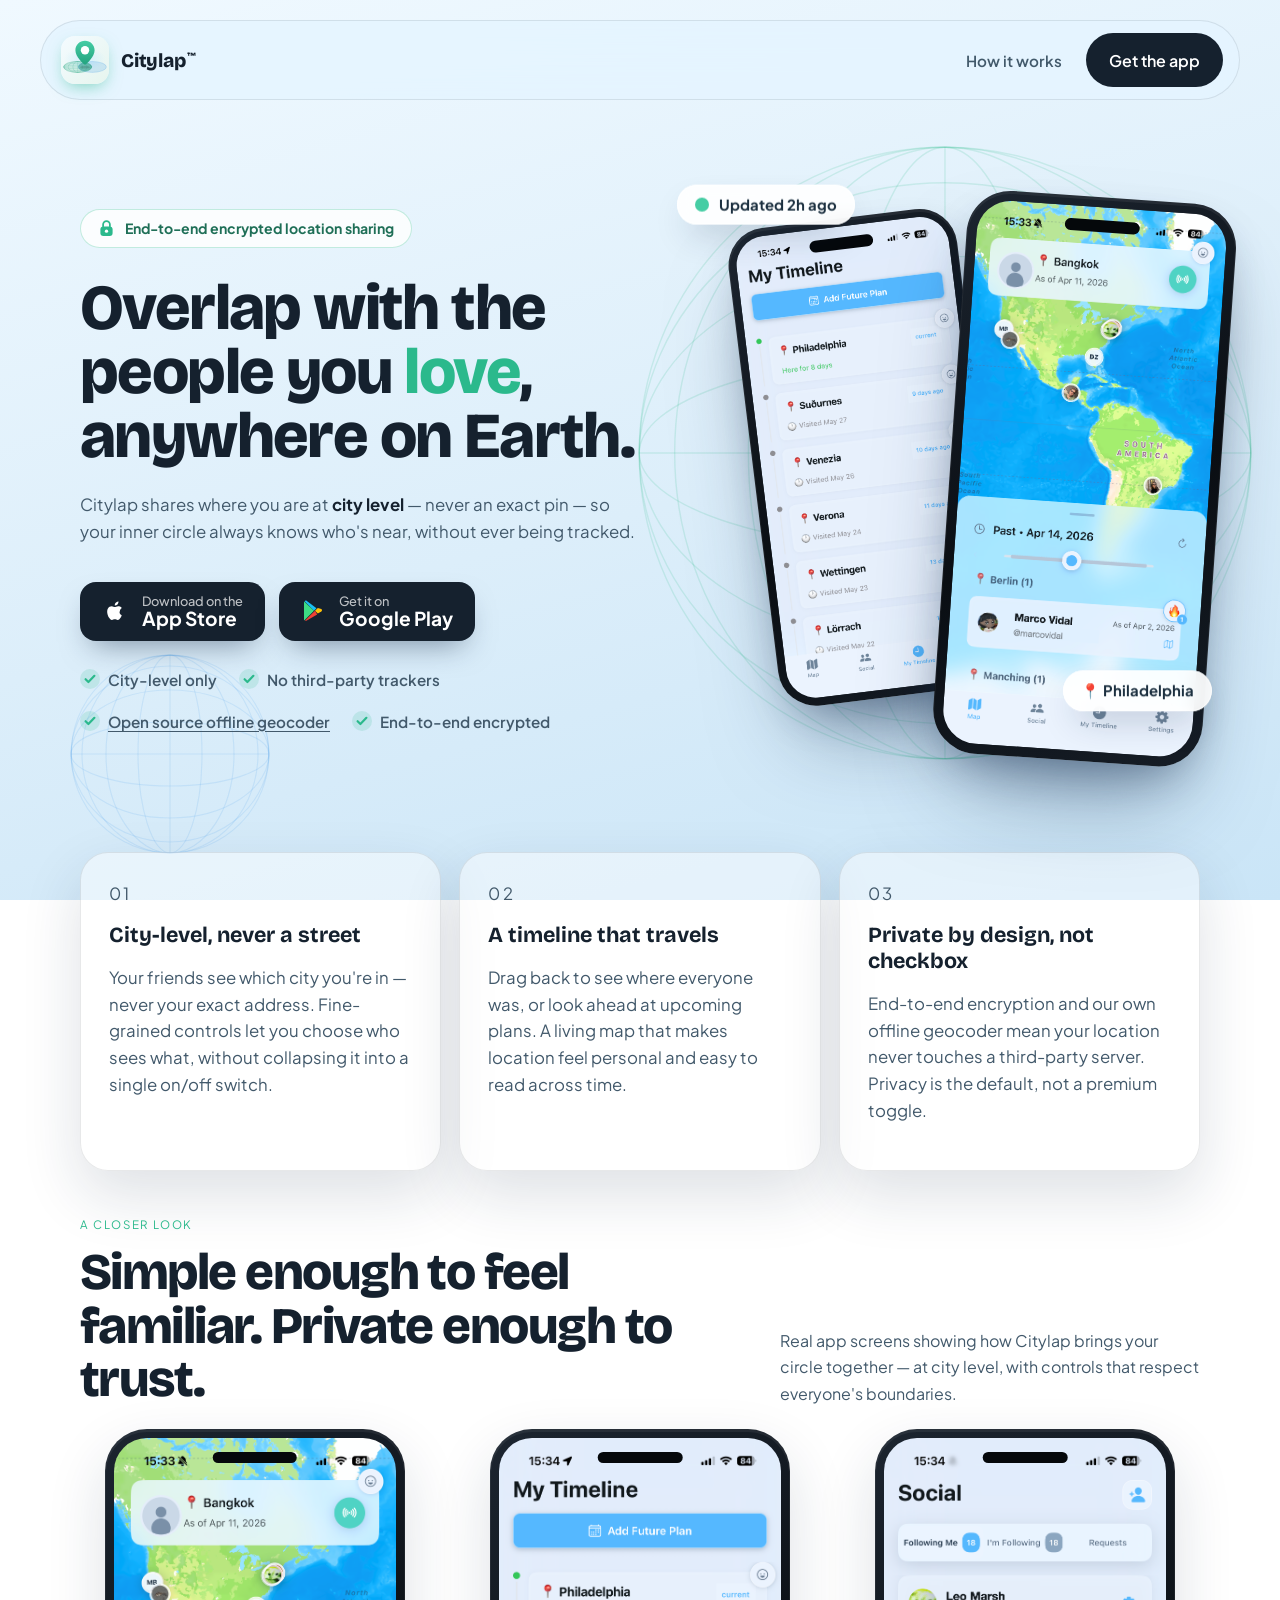
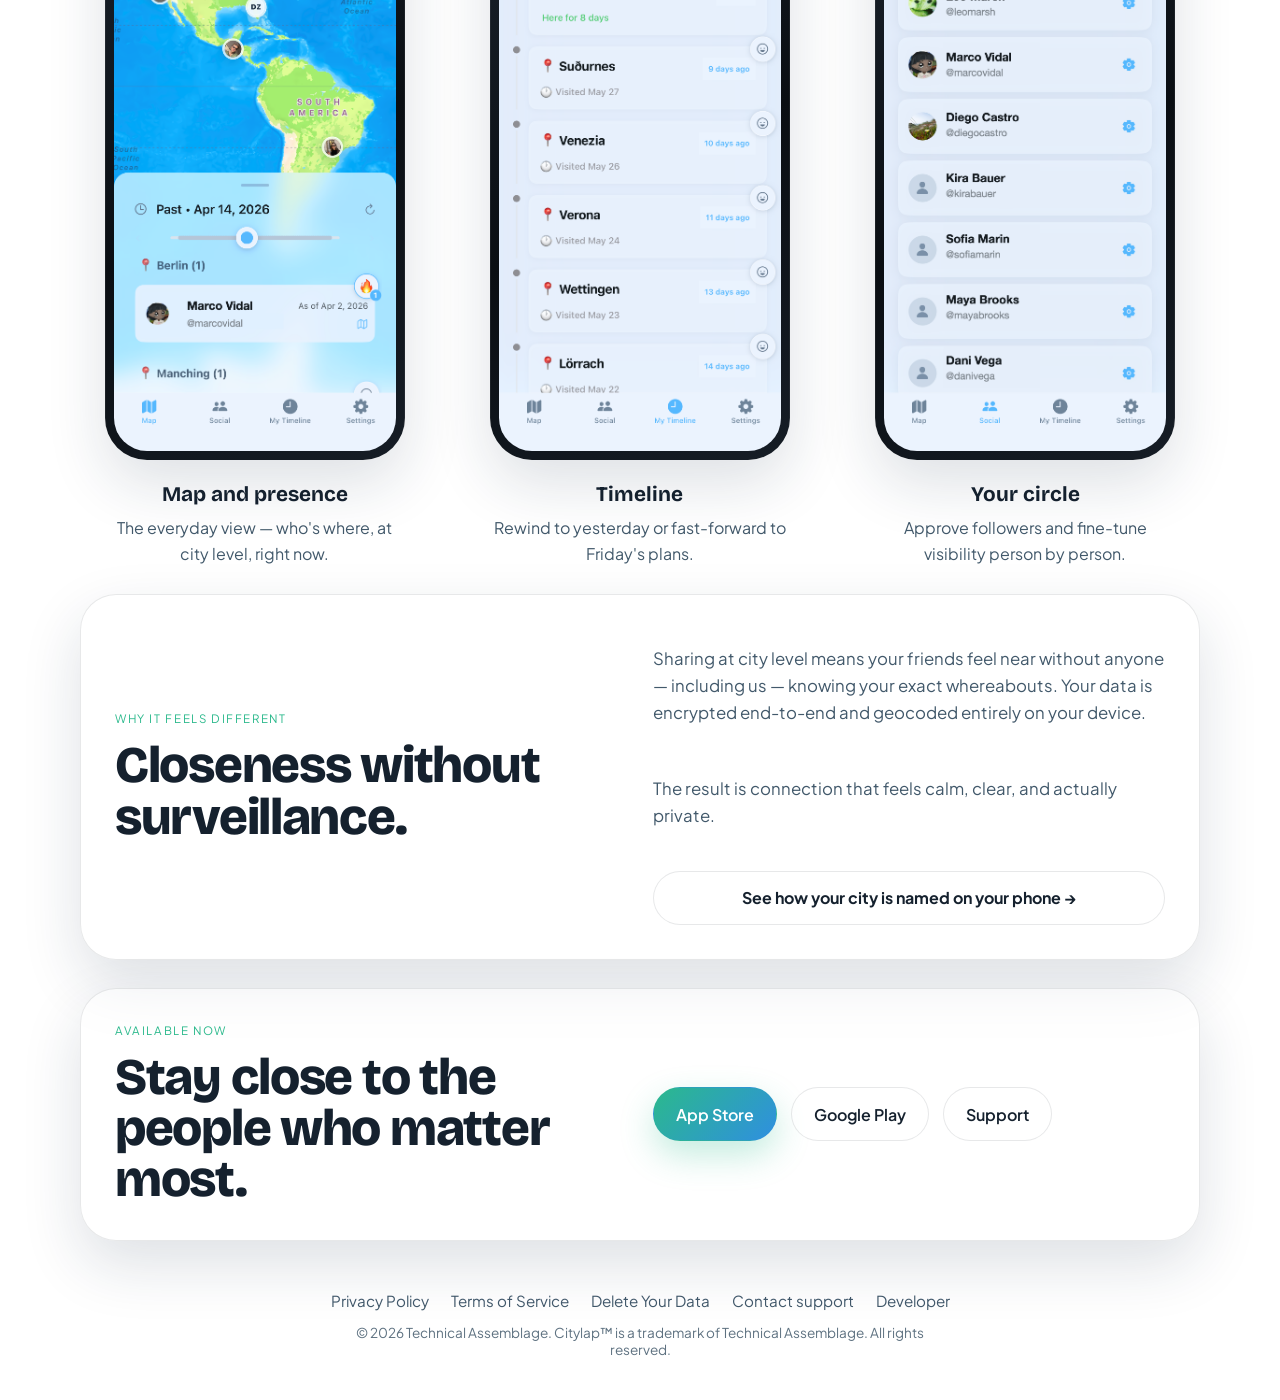
<file: index.html>
<!DOCTYPE html>
<html lang="en">
  <head>
    <meta charset="UTF-8" />
    <meta name="viewport" content="width=device-width, initial-scale=1.0" />
    <title>Citylap | Stay close, wherever life takes you</title>
    <meta
      name="description"
      content="Citylap shares your city — never your street — with the people you trust. End-to-end encrypted, city-level location sharing."
    />
    <meta name="theme-color" content="#23a37e" />
    <link rel="preconnect" href="https://fonts.googleapis.com" />
    <link rel="preconnect" href="https://fonts.gstatic.com" crossorigin />
    <link
      href="https://fonts.googleapis.com/css2?family=Bricolage+Grotesque:opsz,wght@12..96,600;12..96,700;12..96,800&family=Plus+Jakarta+Sans:wght@400;500;600;700;800&display=swap"
      rel="stylesheet"
    />
    <link rel="icon" type="image/svg+xml" href="./citylap-icon-rounded.svg" />
    <link rel="icon" type="image/png" sizes="32x32" href="./favicon-32.png" />
    <link rel="icon" type="image/png" sizes="16x16" href="./favicon-16.png" />
    <link rel="apple-touch-icon" sizes="180x180" href="./apple-touch-icon-180.png" />
    <link rel="manifest" href="./site.webmanifest" />
    <link rel="stylesheet" href="./styles.css" />
  </head>
  <body>
    <div class="site-shell">
      <header class="topbar">
        <span class="brand" aria-label="Citylap">
          <img class="brand-mark" src="./citylap-icon-rounded.svg" alt="" aria-hidden="true" width="48" height="48" />
          <span class="brand-text">Citylap<span class="tm">™</span></span>
        </span>
        <div class="topbar-actions">
          <nav class="topnav" aria-label="Primary">
            <a href="./geocoder/">How it works</a>
          </nav>
          <a class="button button-nav" href="#download">Get the app</a>
        </div>
      </header>

      <main id="top">
        <section class="hero">
          <!-- Small accent globe (bottom-left) -->
          <svg class="hero-globe hero-globe-small" viewBox="0 0 360 360" fill="none" aria-hidden="true">
            <circle cx="180" cy="180" r="178" stroke="#2f8fe0" stroke-width="2" stroke-opacity="0.12" />
            <line x1="2" y1="180" x2="358" y2="180" stroke="#2f8fe0" stroke-width="2" stroke-opacity="0.12" />
            <line x1="180" y1="2" x2="180" y2="358" stroke="#2f8fe0" stroke-width="2" stroke-opacity="0.12" />
            <ellipse cx="180" cy="180" rx="57.6" ry="178" stroke="#2f8fe0" stroke-width="2" stroke-opacity="0.12" />
            <ellipse cx="180" cy="180" rx="115.2" ry="178" stroke="#2f8fe0" stroke-width="2" stroke-opacity="0.12" />
            <ellipse cx="180" cy="180" rx="158.4" ry="178" stroke="#2f8fe0" stroke-width="2" stroke-opacity="0.12" />
            <ellipse cx="180" cy="180" rx="178" ry="57.6" stroke="#2f8fe0" stroke-width="2" stroke-opacity="0.12" />
            <ellipse cx="180" cy="180" rx="178" ry="115.2" stroke="#2f8fe0" stroke-width="2" stroke-opacity="0.12" />
            <ellipse cx="180" cy="180" rx="178" ry="158.4" stroke="#2f8fe0" stroke-width="2" stroke-opacity="0.12" />
          </svg>

          <div class="hero-copy reveal">
            <div class="eyebrow-chip">
              <svg width="17" height="19" viewBox="0 0 24 28" fill="none" aria-hidden="true">
                <rect x="3" y="11" width="18" height="14" rx="4.4" fill="#2bb98c" />
                <path d="M7 11V8a5 5 0 0 1 10 0v3" stroke="#2bb98c" stroke-width="2.6" stroke-linecap="round" />
                <circle cx="12" cy="18" r="2.4" fill="#fff" />
              </svg>
              End-to-end encrypted location sharing
            </div>

            <h1>Overlap with the people you <span class="h1-hi">love</span>, anywhere on Earth.</h1>

            <p class="lede">
              Citylap shares where you are at <strong>city level</strong> — never an exact pin — so your
              inner circle always knows who's near, without ever being tracked.
            </p>

            <div class="cta-row" id="download">
              <a class="store-badge" href="https://apps.apple.com/app/id6790915971" target="_blank" rel="noopener">
                <svg width="26" height="26" viewBox="0 0 24 24" fill="white" aria-hidden="true">
                  <path d="M16.4 12.7c0-2.2 1.8-3.3 1.9-3.4-1-1.5-2.6-1.7-3.2-1.7-1.4-.1-2.6.8-3.3.8-.7 0-1.7-.8-2.8-.8-1.4 0-2.8.8-3.5 2.1-1.5 2.6-.4 6.5 1.1 8.6.7 1 1.5 2.2 2.6 2.1 1-.04 1.4-.7 2.7-.7s1.6.7 2.7.6c1.1-.02 1.8-1 2.5-2 .8-1.2 1.1-2.3 1.1-2.4-.02-.01-2.1-.8-2.1-3.2ZM14.3 5.9c.6-.7 1-1.7.9-2.7-.8.03-1.9.5-2.5 1.2-.6.6-1 1.6-.9 2.6.9.07 1.8-.4 2.5-1.1Z"/>
                </svg>
                <div class="store-badge-text">
                  <div class="store-badge-top">Download on the</div>
                  <div class="store-badge-main">App Store</div>
                </div>
              </a>
              <a class="store-badge" href="https://play.google.com/store/apps/details?id=com.getcitylap.app" target="_blank" rel="noopener">
                <svg width="24" height="24" viewBox="0 0 24 24" aria-hidden="true">
                  <path d="M3.6 2.3 13 11.7l2.5-2.5L5.2 1.6a1.4 1.4 0 0 0-1.6.7Z" fill="#19C0F4"/>
                  <path d="M3.2 2.6A1.4 1.4 0 0 0 3 3.4v17.2c0 .3.1.6.2.8L13 11.7 3.2 2.6Z" fill="#3DDC84"/>
                  <path d="M16.8 9 14 11.7l2.8 2.8 3.5-2a1.4 1.4 0 0 0 0-2.4L16.8 9Z" fill="#FFC107"/>
                  <path d="m14 11.7-10 9.8c.5.4 1.2.4 1.8.1l10.4-6-2.2-3.9Z" fill="#EE4135"/>
                </svg>
                <div class="store-badge-text">
                  <div class="store-badge-top">Get it on</div>
                  <div class="store-badge-main">Google Play</div>
                </div>
              </a>
            </div>

            <div class="trust-row">
              <div class="trust-item">
                <svg width="20" height="20" viewBox="0 0 20 20" fill="none" aria-hidden="true">
                  <circle cx="10" cy="10" r="10" fill="#2bb98c" opacity="0.16"/>
                  <path d="M5.6 10.2 8.4 13l6-6.2" stroke="#2bb98c" stroke-width="2.2" stroke-linecap="round" stroke-linejoin="round"/>
                </svg>
                City-level only
              </div>
              <div class="trust-item">
                <svg width="20" height="20" viewBox="0 0 20 20" fill="none" aria-hidden="true">
                  <circle cx="10" cy="10" r="10" fill="#2bb98c" opacity="0.16"/>
                  <path d="M5.6 10.2 8.4 13l6-6.2" stroke="#2bb98c" stroke-width="2.2" stroke-linecap="round" stroke-linejoin="round"/>
                </svg>
                No third-party trackers
              </div>
              <div class="trust-item">
                <svg width="20" height="20" viewBox="0 0 20 20" fill="none" aria-hidden="true">
                  <circle cx="10" cy="10" r="10" fill="#2bb98c" opacity="0.16"/>
                  <path d="M5.6 10.2 8.4 13l6-6.2" stroke="#2bb98c" stroke-width="2.2" stroke-linecap="round" stroke-linejoin="round"/>
                </svg>
                <a href="./geocoder/" style="text-decoration: underline; text-underline-offset: 3px">Open source offline geocoder</a>
              </div>
              <div class="trust-item">
                <svg width="20" height="20" viewBox="0 0 20 20" fill="none" aria-hidden="true">
                  <circle cx="10" cy="10" r="10" fill="#2bb98c" opacity="0.16"/>
                  <path d="M5.6 10.2 8.4 13l6-6.2" stroke="#2bb98c" stroke-width="2.2" stroke-linecap="round" stroke-linejoin="round"/>
                </svg>
                End-to-end encrypted
              </div>
            </div>

          </div>

          <div class="hero-visual reveal">
            <div class="phones-cluster">
              <!-- Complete globe sphere, centered behind the phones -->
              <svg class="hero-globe hero-globe-main" viewBox="0 0 1040 1040" fill="none" aria-hidden="true">
                <circle cx="520" cy="520" r="517.6" stroke="#2bb98c" stroke-width="2.4" stroke-opacity="0.16" />
                <line x1="2.4" y1="520" x2="1037.6" y2="520" stroke="#2bb98c" stroke-width="2.4" stroke-opacity="0.16" />
                <line x1="520" y1="2.4" x2="520" y2="1037.6" stroke="#2bb98c" stroke-width="2.4" stroke-opacity="0.16" />
                <ellipse cx="520" cy="520" rx="166.4" ry="517.6" stroke="#2bb98c" stroke-width="2.4" stroke-opacity="0.16" />
                <ellipse cx="520" cy="520" rx="332.8" ry="517.6" stroke="#2bb98c" stroke-width="2.4" stroke-opacity="0.16" />
                <ellipse cx="520" cy="520" rx="457.6" ry="517.6" stroke="#2bb98c" stroke-width="2.4" stroke-opacity="0.16" />
                <ellipse cx="520" cy="520" rx="517.6" ry="166.4" stroke="#2bb98c" stroke-width="2.4" stroke-opacity="0.16" />
                <ellipse cx="520" cy="520" rx="517.6" ry="332.8" stroke="#2bb98c" stroke-width="2.4" stroke-opacity="0.16" />
                <ellipse cx="520" cy="520" rx="517.6" ry="457.6" stroke="#2bb98c" stroke-width="2.4" stroke-opacity="0.16" />
              </svg>

              <!-- Back phone: timeline screenshot (shown in full) -->
              <div class="phone phone-back">
                <div class="phone-screen">
                  <img src="./assets/screens-edited/timeline.png" alt="Citylap timeline — a private log of every city you've visited" />
                  <div class="dynamic-island"></div>
                </div>
              </div>

              <!-- Front phone: world map screenshot (shown in full) -->
              <div class="phone phone-front">
                <div class="phone-screen">
                  <img src="./assets/screens-edited/map-world.png" alt="Citylap map — your circle across the world at city level" />
                  <div class="dynamic-island"></div>
                </div>
              </div>

              <!-- Floating marketing chips that bleed past the frame -->
              <div class="hero-chip chip-updated">
                <span class="chip-dot"></span> Updated 2h ago
              </div>
              <div class="hero-chip chip-location">📍 Philadelphia</div>
            </div>
          </div>
        </section>

        <section class="feature-grid reveal" id="features">
          <article class="feature-card">
            <p class="card-label">01</p>
            <h3>City-level, never a street</h3>
            <p>
              Your friends see which city you're in — never your exact address. Fine-grained
              controls let you choose who sees what, without collapsing it into a single on/off switch.
            </p>
          </article>
          <article class="feature-card">
            <p class="card-label">02</p>
            <h3>A timeline that travels</h3>
            <p>
              Drag back to see where everyone was, or look ahead at upcoming plans. A living map that
              makes location feel personal and easy to read across time.
            </p>
          </article>
          <article class="feature-card">
            <p class="card-label">03</p>
            <h3>Private by design, not checkbox</h3>
            <p>
              End-to-end encryption and our own offline geocoder mean your location never touches a
              third-party server. Privacy is the default, not a premium toggle.
            </p>
          </article>
        </section>

        <section class="screenshots reveal" id="screenshots">
          <div class="section-heading">
            <div>
              <p class="eyebrow">A closer look</p>
              <h2>Simple enough to feel familiar. Private enough to trust.</h2>
            </div>
            <p class="section-copy">
              Real app screens showing how Citylap brings your circle together — at city level, with
              controls that respect everyone's boundaries.
            </p>
          </div>

          <div class="shot-grid">
            <article class="shot-card">
              <div class="shot-phone">
                <div class="shot-screen">
                  <img src="./assets/screens-edited/map-world.png" alt="World map view showing friends' cities at city level" />
                  <div class="shot-island"></div>
                </div>
              </div>
              <div class="shot-copy">
                <h3>Map and presence</h3>
                <p>The everyday view — who's where, at city level, right now.</p>
              </div>
            </article>

            <article class="shot-card">
              <div class="shot-phone">
                <div class="shot-screen">
                  <img src="./assets/screens-edited/timeline.png" alt="Timeline showing past and future locations" />
                  <div class="shot-island"></div>
                </div>
              </div>
              <div class="shot-copy">
                <h3>Timeline</h3>
                <p>Rewind to yesterday or fast-forward to Friday's plans.</p>
              </div>
            </article>

            <article class="shot-card">
              <div class="shot-phone">
                <div class="shot-screen">
                  <img src="./assets/screens-edited/social.png" alt="Social controls and friend management" />
                  <div class="shot-island"></div>
                </div>
              </div>
              <div class="shot-copy">
                <h3>Your circle</h3>
                <p>Approve followers and fine-tune visibility person by person.</p>
              </div>
            </article>
          </div>
        </section>

        <section class="privacy-band reveal" id="privacy">
          <div>
            <p class="eyebrow">Why it feels different</p>
            <h2>Closeness without surveillance.</h2>
          </div>
          <div class="privacy-points">
            <p>
              Sharing at city level means your friends feel near without anyone — including us — knowing
              your exact whereabouts. Your data is encrypted end-to-end and geocoded entirely on your device.
            </p>
            <p>
              The result is connection that feels calm, clear, and actually private.
            </p>
            <a class="button button-secondary privacy-cta" href="./geocoder/">See how your city is named on your phone →</a>
          </div>
        </section>

        <section class="closing reveal">
          <div>
            <p class="eyebrow">Available now</p>
            <h2>Stay close to the people who matter most.</h2>
          </div>
          <div class="closing-actions">
            <a class="button button-primary" href="https://apps.apple.com/app/id6790915971" target="_blank" rel="noopener">App Store</a>
            <a class="button button-secondary" href="https://play.google.com/store/apps/details?id=com.getcitylap.app" target="_blank" rel="noopener">Google Play</a>
            <a class="button button-ghost" href="mailto:info@technicalassemblage.com">Support</a>
          </div>
        </section>
      </main>

      <footer class="site-footer">
        <nav class="footer-links" aria-label="Footer">
          <a href="./docs/privacy-policy.html">Privacy Policy</a>
          <a href="./docs/terms-of-service.html">Terms of Service</a>
          <a href="./docs/data-deletion.html">Delete Your Data</a>
          <a href="mailto:info@technicalassemblage.com">Contact support</a>
          <a href="https://technicalassemblage.com/" target="_blank" rel="noreferrer">Developer</a>
        </nav>
        <p class="footer-copy">
          © 2026 Technical Assemblage. Citylap™ is a trademark of Technical Assemblage. All rights reserved.
        </p>
      </footer>
    </div>

    <!-- Launch notification signup -->
    <dialog id="notify-modal" class="notify-modal" aria-labelledby="notify-title">
      <div class="notify-content">
        <button type="button" class="notify-close" data-action="close-modal" aria-label="Close">&times;</button>
        <p class="eyebrow">Coming soon</p>
        <h2 id="notify-title">Be the first to know</h2>
        <p class="notify-sub">
          Citylap isn't out just yet. Drop your email and we'll let you know the moment it
          launches — no spam, ever.
        </p>
        <form
          action="https://buttondown.com/api/emails/embed-subscribe/technicalassemblage"
          method="post"
          target="_blank"
          class="embeddable-buttondown-form notify-form"
        >
          <label for="bd-email">Email address</label>
          <input type="email" name="email" id="bd-email" placeholder="you@example.com" required />
          <button type="submit" class="button button-primary">Notify me</button>
        </form>
        <p class="notify-powered">
          <a href="https://buttondown.com/refer/technicalassemblage" target="_blank" rel="noreferrer">
            Powered by Buttondown.
          </a>
        </p>
      </div>
    </dialog>

    <script src="https://cdnjs.cloudflare.com/ajax/libs/gsap/3.12.5/gsap.min.js"></script>
    <script src="./script.js"></script>
  </body>
</html>
</file>
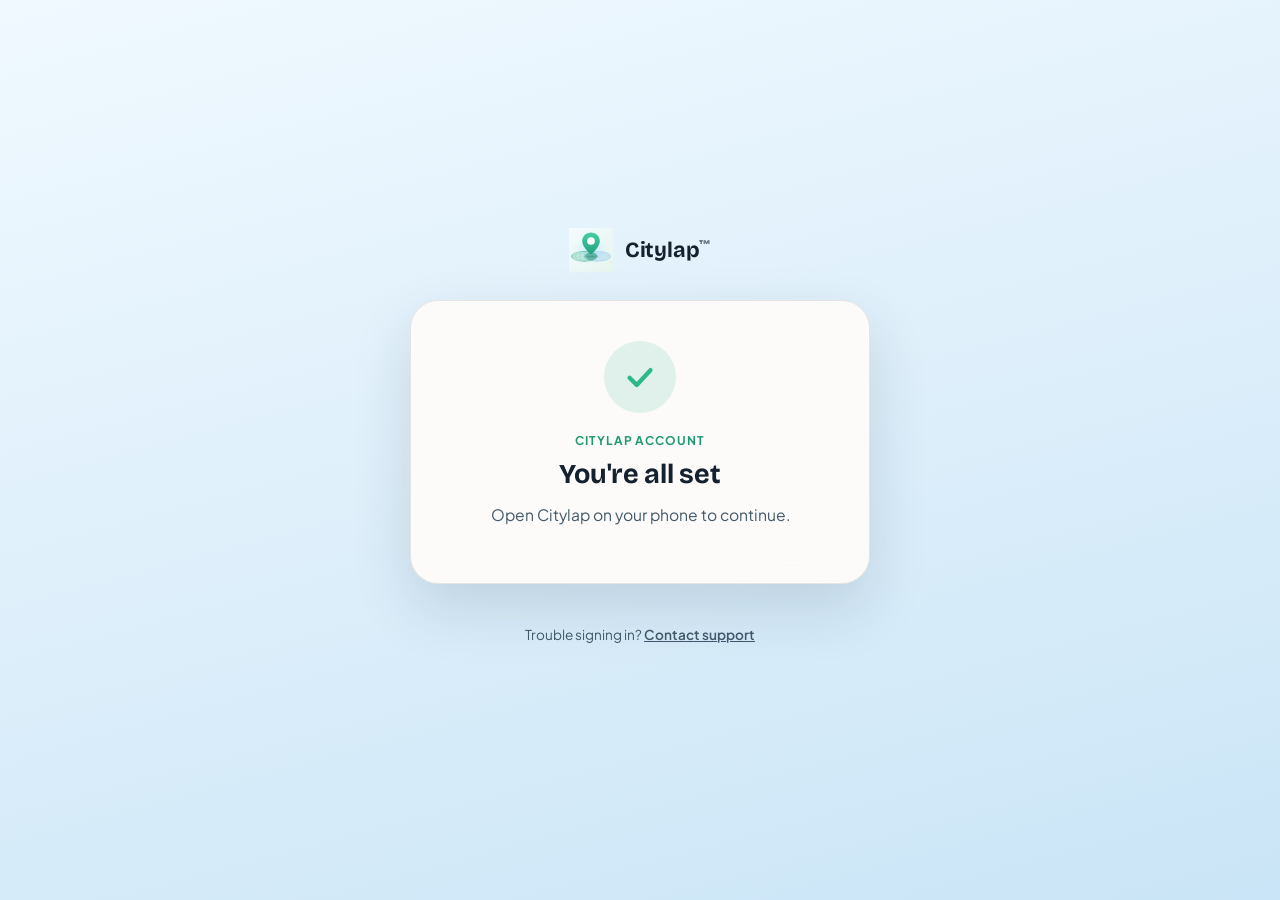
<file: confirmed/index.html>
<!DOCTYPE html>
<html lang="en">
  <head>
    <meta charset="UTF-8" />
    <meta name="viewport" content="width=device-width, initial-scale=1.0" />
    <title>Citylap | Email confirmed</title>
    <meta name="robots" content="noindex" />
    <meta name="theme-color" content="#23a37e" />
    <link rel="preconnect" href="https://fonts.googleapis.com" />
    <link rel="preconnect" href="https://fonts.gstatic.com" crossorigin />
    <link
      href="https://fonts.googleapis.com/css2?family=Bricolage+Grotesque:opsz,wght@12..96,700&family=Plus+Jakarta+Sans:wght@400;600;700&display=swap"
      rel="stylesheet"
    />
    <link rel="icon" type="image/svg+xml" href="../citylap-icon-rounded.svg" />
    <link rel="icon" type="image/png" sizes="32x32" href="../favicon-32.png" />
    <link rel="icon" type="image/png" sizes="16x16" href="../favicon-16.png" />
    <link rel="apple-touch-icon" sizes="180x180" href="../apple-touch-icon-180.png" />
    <style>
      :root {
        color-scheme: light dark;
        --bg-a: #f0f9ff;
        --bg-b: #dceefa;
        --bg-c: #cae5f7;
        --panel: rgba(255, 252, 249, 0.9);
        --text: #15212e;
        --muted: #42596b;
        --line: rgba(21, 33, 46, 0.1);
        --accent: #2bb98c;
        --accent-deep: #1e9a73;
        --warn: #e0932f;
        --warn-soft: rgba(224, 147, 47, 0.14);
        --ok-soft: rgba(43, 185, 140, 0.14);
        --shadow: 0 24px 60px rgba(20, 40, 70, 0.14);
        --button-text: #ffffff;
      }

      @media (prefers-color-scheme: dark) {
        :root {
          --bg-a: #09131d;
          --bg-b: #0c1926;
          --bg-c: #0e1e2e;
          --panel: rgba(17, 29, 41, 0.92);
          --text: #edf4fb;
          --muted: #b4c4d6;
          --line: rgba(255, 255, 255, 0.14);
          --accent: #3ecf9f;
          --accent-deep: #2bb98c;
          --warn: #f0b45e;
          --warn-soft: rgba(240, 180, 94, 0.16);
          --ok-soft: rgba(62, 207, 159, 0.16);
          --shadow: 0 24px 60px rgba(0, 0, 0, 0.5);
          --button-text: #06131f;
        }
      }

      * {
        box-sizing: border-box;
      }

      body {
        margin: 0;
        min-height: 100dvh;
        display: flex;
        flex-direction: column;
        align-items: center;
        justify-content: center;
        gap: 28px;
        padding: 24px 16px 40px;
        font-family: "Plus Jakarta Sans", system-ui, sans-serif;
        color: var(--text);
        background: linear-gradient(165deg, var(--bg-a) 0%, var(--bg-b) 55%, var(--bg-c) 100%);
        background-attachment: fixed;
        text-align: center;
      }

      .brand {
        display: inline-flex;
        align-items: center;
        gap: 12px;
        font-family: "Bricolage Grotesque", "Plus Jakarta Sans", system-ui, sans-serif;
        font-size: 1.35rem;
        font-weight: 700;
        letter-spacing: -0.01em;
        color: inherit;
        text-decoration: none;
      }

      .brand img {
        width: 44px;
        height: 44px;
      }

      .brand .tm {
        font-size: 0.55em;
        vertical-align: super;
        opacity: 0.6;
      }

      .card {
        width: min(460px, 100%);
        background: var(--panel);
        border: 1px solid var(--line);
        border-radius: 28px;
        box-shadow: var(--shadow);
        padding: 40px 28px 32px;
        backdrop-filter: blur(20px);
      }

      .status-icon {
        width: 72px;
        height: 72px;
        margin: 0 auto 20px;
        border-radius: 50%;
        display: flex;
        align-items: center;
        justify-content: center;
        background: var(--ok-soft);
      }

      .card[data-tone="warn"] .status-icon {
        background: var(--warn-soft);
      }

      .status-icon svg {
        width: 36px;
        height: 36px;
      }

      .icon-ok {
        display: block;
      }

      .icon-warn {
        display: none;
      }

      .card[data-tone="warn"] .icon-ok {
        display: none;
      }

      .card[data-tone="warn"] .icon-warn {
        display: block;
      }

      .eyebrow {
        margin: 0 0 10px;
        color: var(--accent-deep);
        font-size: 0.75rem;
        font-weight: 700;
        letter-spacing: 0.08em;
        text-transform: uppercase;
      }

      .card[data-tone="warn"] .eyebrow {
        color: var(--warn);
      }

      h1 {
        margin: 0 0 12px;
        font-family: "Bricolage Grotesque", "Plus Jakarta Sans", system-ui, sans-serif;
        font-size: 1.7rem;
        line-height: 1.2;
        letter-spacing: -0.01em;
      }

      .copy {
        margin: 0 auto 24px;
        max-width: 36ch;
        color: var(--muted);
        font-size: 0.98rem;
        line-height: 1.6;
      }

      .open-app {
        display: none;
        margin: 0 auto;
        padding: 15px 34px;
        border-radius: 999px;
        background: var(--accent);
        color: var(--button-text);
        font-size: 1rem;
        font-weight: 700;
        text-decoration: none;
        box-shadow: 0 12px 28px rgba(43, 185, 140, 0.35);
      }

      body[data-device="ios"] .open-app,
      body[data-device="android"] .open-app {
        display: inline-block;
      }

      .footer {
        color: var(--muted);
        font-size: 0.85rem;
      }

      .footer a {
        color: inherit;
        font-weight: 600;
      }
    </style>
  </head>
  <body>
    <a class="brand" href="../" aria-label="Citylap home">
      <img src="../citylap-icon-rounded.svg" alt="" aria-hidden="true" width="44" height="44" />
      <span>Citylap<span class="tm">™</span></span>
    </a>

    <main class="card" id="card" data-tone="ok">
      <div class="status-icon" aria-hidden="true">
        <svg class="icon-ok" viewBox="0 0 20 20" fill="none">
          <path
            d="M4.2 10.4 8.2 14.4 15.8 6.2"
            stroke="var(--accent)"
            stroke-width="2.4"
            stroke-linecap="round"
            stroke-linejoin="round"
          />
        </svg>
        <svg class="icon-warn" viewBox="0 0 20 20" fill="none">
          <path
            d="M10 4.4v7.2"
            stroke="var(--warn)"
            stroke-width="2.4"
            stroke-linecap="round"
          />
          <circle cx="10" cy="15.2" r="1.5" fill="var(--warn)" />
        </svg>
      </div>

      <p class="eyebrow" id="eyebrow">Account verified</p>
      <h1 id="headline">Email confirmed</h1>
      <p class="copy" id="copy">
        Open Citylap on your phone to continue.
      </p>

      <a class="open-app" id="open-app" href="citylap://auth">Open Citylap</a>
    </main>

    <p class="footer">
      Trouble signing in?
      <a href="mailto:info@technicalassemblage.com">Contact support</a>
    </p>

    <script>
      (function () {
        var APP_LINK_BASE = "citylap://auth";

        var fragment = location.hash.length > 1 ? location.hash.slice(1) : "";
        var query = location.search.length > 1 ? location.search.slice(1) : "";

        function parseParams(raw) {
          var out = {};
          if (!raw) return out;
          raw.split("&").forEach(function (pair) {
            if (!pair) return;
            var eq = pair.indexOf("=");
            var key = eq < 0 ? pair : pair.slice(0, eq);
            var value = eq < 0 ? "" : pair.slice(eq + 1);
            try {
              out[decodeURIComponent(key)] = decodeURIComponent(
                value.replace(/\+/g, " ")
              );
            } catch (e) {
              /* skip malformed pair */
            }
          });
          return out;
        }

        // Fragment params win over query params, mirroring the app's parser.
        var params = {};
        var source = parseParams(query);
        var fragmentParams = parseParams(fragment);
        Object.keys(source).forEach(function (k) {
          params[k] = source[k];
        });
        Object.keys(fragmentParams).forEach(function (k) {
          params[k] = fragmentParams[k];
        });

        // Auth tokens must not linger in the address bar or browser history.
        if (fragment || query) {
          try {
            history.replaceState(null, "", location.pathname);
          } catch (e) {
            /* non-fatal */
          }
        }

        var hasError = !!(
          params.error ||
          params.error_code ||
          params.error_description
        );
        var isRecovery = !hasError && params.type === "recovery";
        var hasTokens =
          !hasError &&
          (!!(params.access_token && params.refresh_token) || !!params.code);

        // Forward the original params into the app untouched; the fragment
        // carries the session tokens the app uses to sign the user in. For
        // password recovery, add the flow params the app's recovery UI keys on.
        var deepLink = APP_LINK_BASE;
        if (!hasError) {
          var forwardQuery = query;
          if (isRecovery) {
            forwardQuery =
              (forwardQuery ? forwardQuery + "&" : "") +
              "type=recovery&flow=password-recovery";
          }
          if (forwardQuery) deepLink += "?" + forwardQuery;
          if (fragment) deepLink += "#" + fragment;
        }

        var state;
        if (hasError) {
          state = params.error_code === "otp_expired" ? "expired" : "invalid";
        } else if (isRecovery) {
          state = "recovery";
        } else if (hasTokens) {
          state = "confirmed";
        } else {
          state = "plain";
        }

        var COPY = {
          confirmed: {
            tone: "ok",
            eyebrow: "Account verified",
            headline: "Email confirmed",
            copy:
              "Thanks for verifying your email. Tap below to hop back into Citylap — you'll be signed in automatically.",
            hint:
              "Your email is confirmed. Open Citylap on your phone and sign in to continue.",
          },
          recovery: {
            tone: "ok",
            eyebrow: "Password reset",
            headline: "Reset your password",
            copy:
              "You're verified. Tap below to open Citylap and choose a new password.",
            hint:
              "Open the reset link from the email on your phone instead, or request a new reset email in Citylap.",
          },
          expired: {
            tone: "warn",
            eyebrow: "Link expired",
            headline: "This link has expired",
            copy:
              "Email links only work once and expire after a short while. Open Citylap and request a fresh one — Resend email when signing up, or Forgot password for a reset.",
            hint:
              "Open Citylap on your phone and request a fresh link — Resend email when signing up, or Forgot password for a reset.",
          },
          invalid: {
            tone: "warn",
            eyebrow: "Link problem",
            headline: "This link didn't work",
            copy:
              "This link is invalid or was already used. Open Citylap and request a fresh one.",
            hint:
              "Open Citylap on your phone and request a fresh link from the sign-in screen.",
          },
          plain: {
            tone: "ok",
            eyebrow: "Citylap account",
            headline: "You're all set",
            copy: "Return to the Citylap app to continue.",
            hint: "Open Citylap on your phone to continue.",
          },
        };

        var isIOS = /iPhone|iPad|iPod/.test(navigator.userAgent);
        var isAndroid = /Android/.test(navigator.userAgent);
        var device = isIOS ? "ios" : isAndroid ? "android" : "other";

        function render(stateKey, device, link) {
          var text = COPY[stateKey];
          document.getElementById("card").setAttribute("data-tone", text.tone);
          document.getElementById("eyebrow").textContent = text.eyebrow;
          document.getElementById("headline").textContent = text.headline;
          document.getElementById("copy").textContent =
            device === "other" ? text.hint : text.copy;
          document.getElementById("open-app").setAttribute("href", link);
          document.body.setAttribute("data-device", device);
          document.title =
            stateKey === "recovery"
              ? "Citylap | Reset your password"
              : "Citylap | " + text.headline;
        }

        render(state, device, deepLink);

        // One automatic hand-off attempt on iPhone when there is a session to
        // forward; the button stays as the reliable user-gesture fallback.
        // Not on Android: Chrome blocks custom-scheme navigations without a
        // user gesture, so the button tap is the hand-off there.
        if (isIOS && hasTokens) {
          setTimeout(function () {
            location.href = deepLink;
          }, 400);
        }
      })();
    </script>
  </body>
</html>
</file>
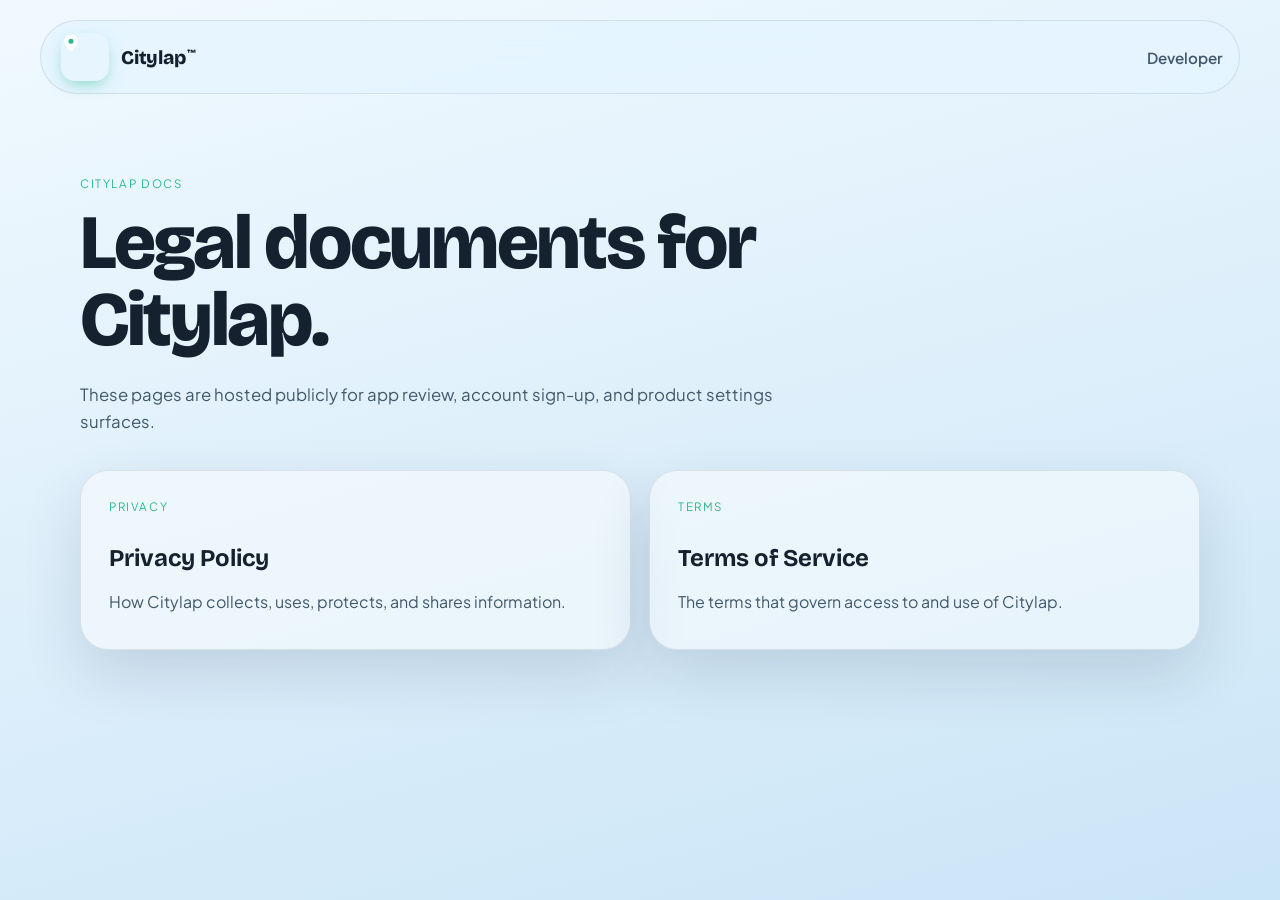
<file: docs/index.html>
<!DOCTYPE html>
<html lang="en">
  <head>
    <meta charset="UTF-8" />
    <meta name="viewport" content="width=device-width, initial-scale=1.0" />
    <title>Citylap Docs</title>
    <meta
      name="description"
      content="Citylap legal documents, including the Privacy Policy and Terms of Service."
    />
    <meta name="theme-color" content="#f0f9ff" />
    <link rel="preconnect" href="https://fonts.googleapis.com" />
    <link rel="preconnect" href="https://fonts.gstatic.com" crossorigin />
    <link
      href="https://fonts.googleapis.com/css2?family=Bricolage+Grotesque:opsz,wght@12..96,600;12..96,700;12..96,800&family=Plus+Jakarta+Sans:wght@400;500;600;700;800&display=swap"
      rel="stylesheet"
    />
    <link rel="icon" href="../favicon.png" />
    <link rel="stylesheet" href="../styles.css" />
  </head>
  <body>
    <div class="site-shell">
      <header class="topbar">
        <a class="brand" href="../" aria-label="Citylap home">
          <span class="brand-mark" aria-hidden="true">
            <svg width="20" height="20" viewBox="0 0 24 24" fill="none">
              <path d="M12 2C7.6 2 4 5.5 4 9.8c0 5.4 6.8 11.4 7.1 11.7.5.4 1.3.4 1.8 0 .3-.3 7.1-6.3 7.1-11.7C20 5.5 16.4 2 12 2Z" fill="white" />
              <circle cx="12" cy="9.8" r="3" fill="#2bb98c" />
            </svg>
          </span>
          <span class="brand-text">Citylap<span class="tm">™</span></span>
        </a>
        <nav class="topnav" aria-label="Docs">
          <a href="https://technicalassemblage.com/" target="_blank" rel="noreferrer">Developer</a>
        </nav>
      </header>

      <main class="docs-page">
        <section class="docs-hero">
          <p class="eyebrow">Citylap Docs</p>
          <h1>Legal documents for Citylap.</h1>
          <p>
            These pages are hosted publicly for app review, account sign-up, and
            product settings surfaces.
          </p>
        </section>

        <section class="docs-grid" aria-label="Legal documents">
          <a class="doc-card" href="./privacy-policy.html">
            <span class="card-label">Privacy</span>
            <strong>Privacy Policy</strong>
            <span>How Citylap collects, uses, protects, and shares information.</span>
          </a>
          <a class="doc-card" href="./terms-of-service.html">
            <span class="card-label">Terms</span>
            <strong>Terms of Service</strong>
            <span>The terms that govern access to and use of Citylap.</span>
          </a>
        </section>
      </main>
    </div>
  </body>
</html>
</file>
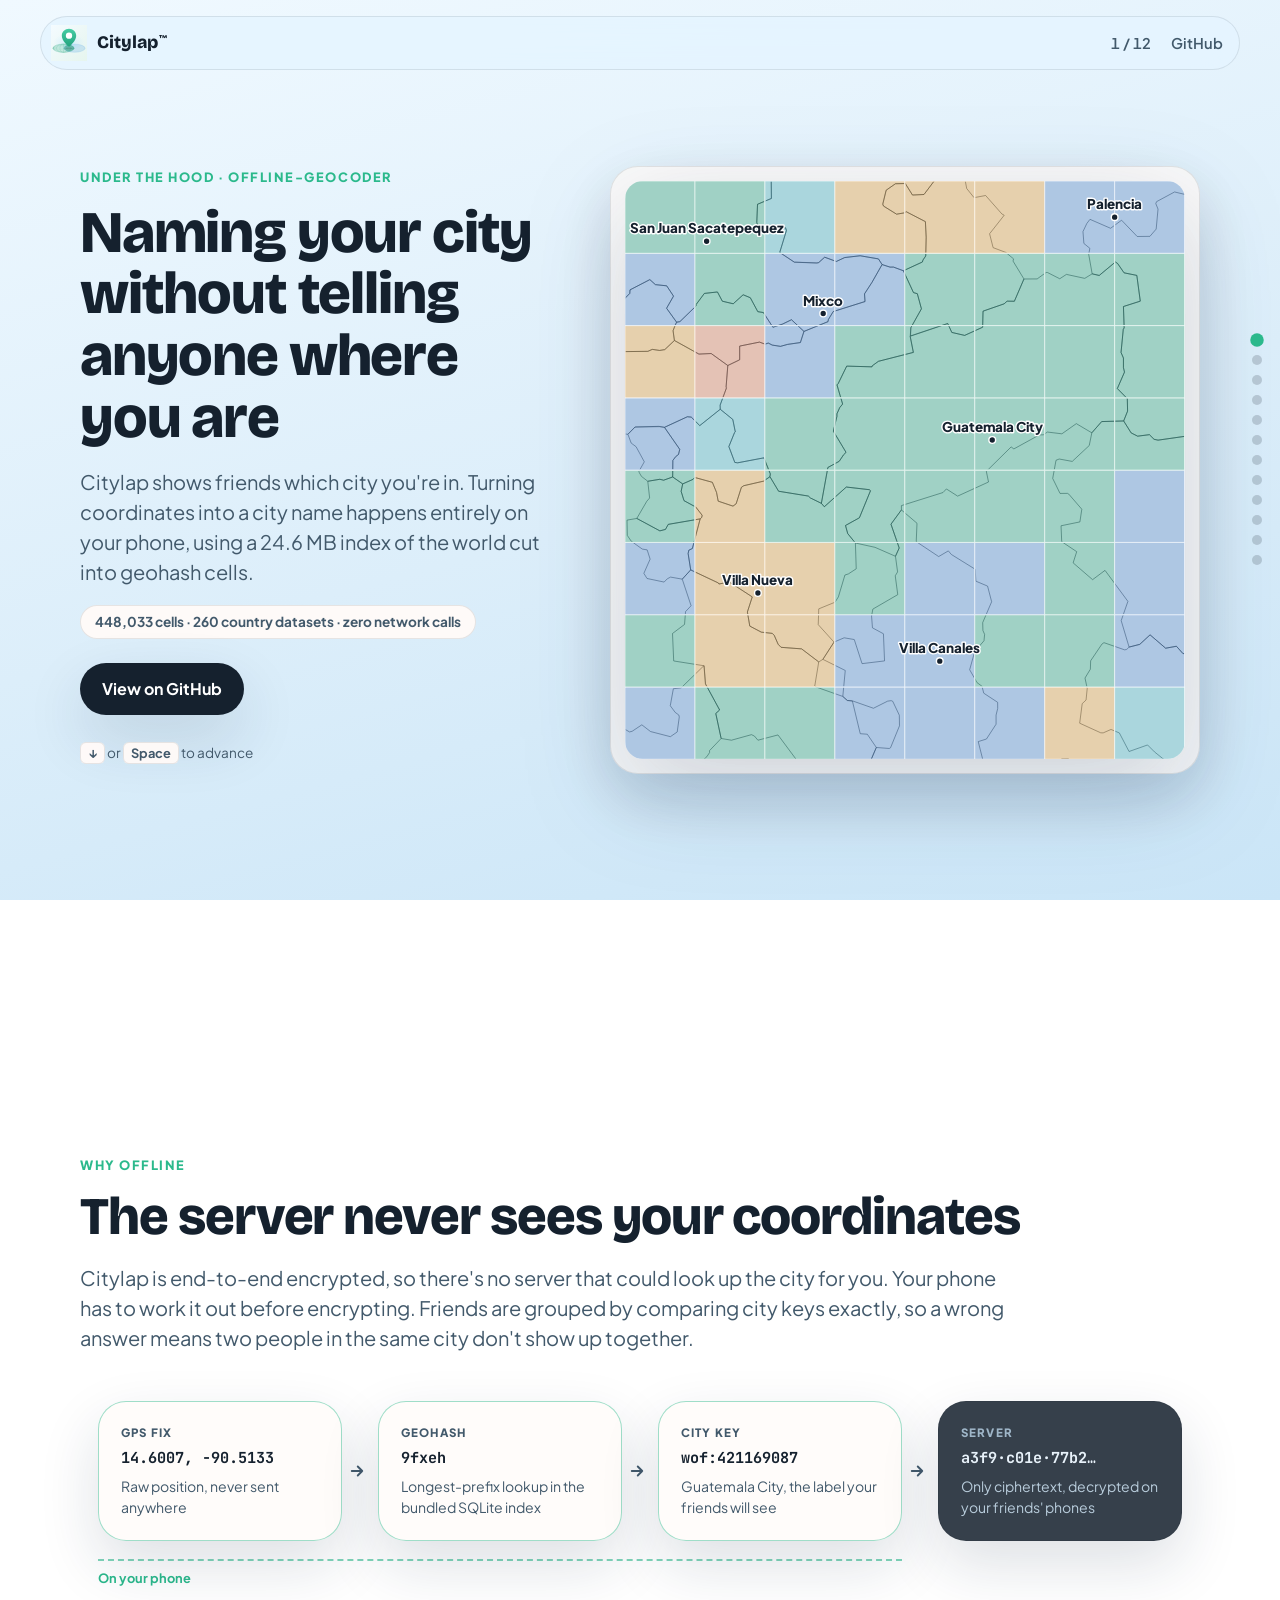
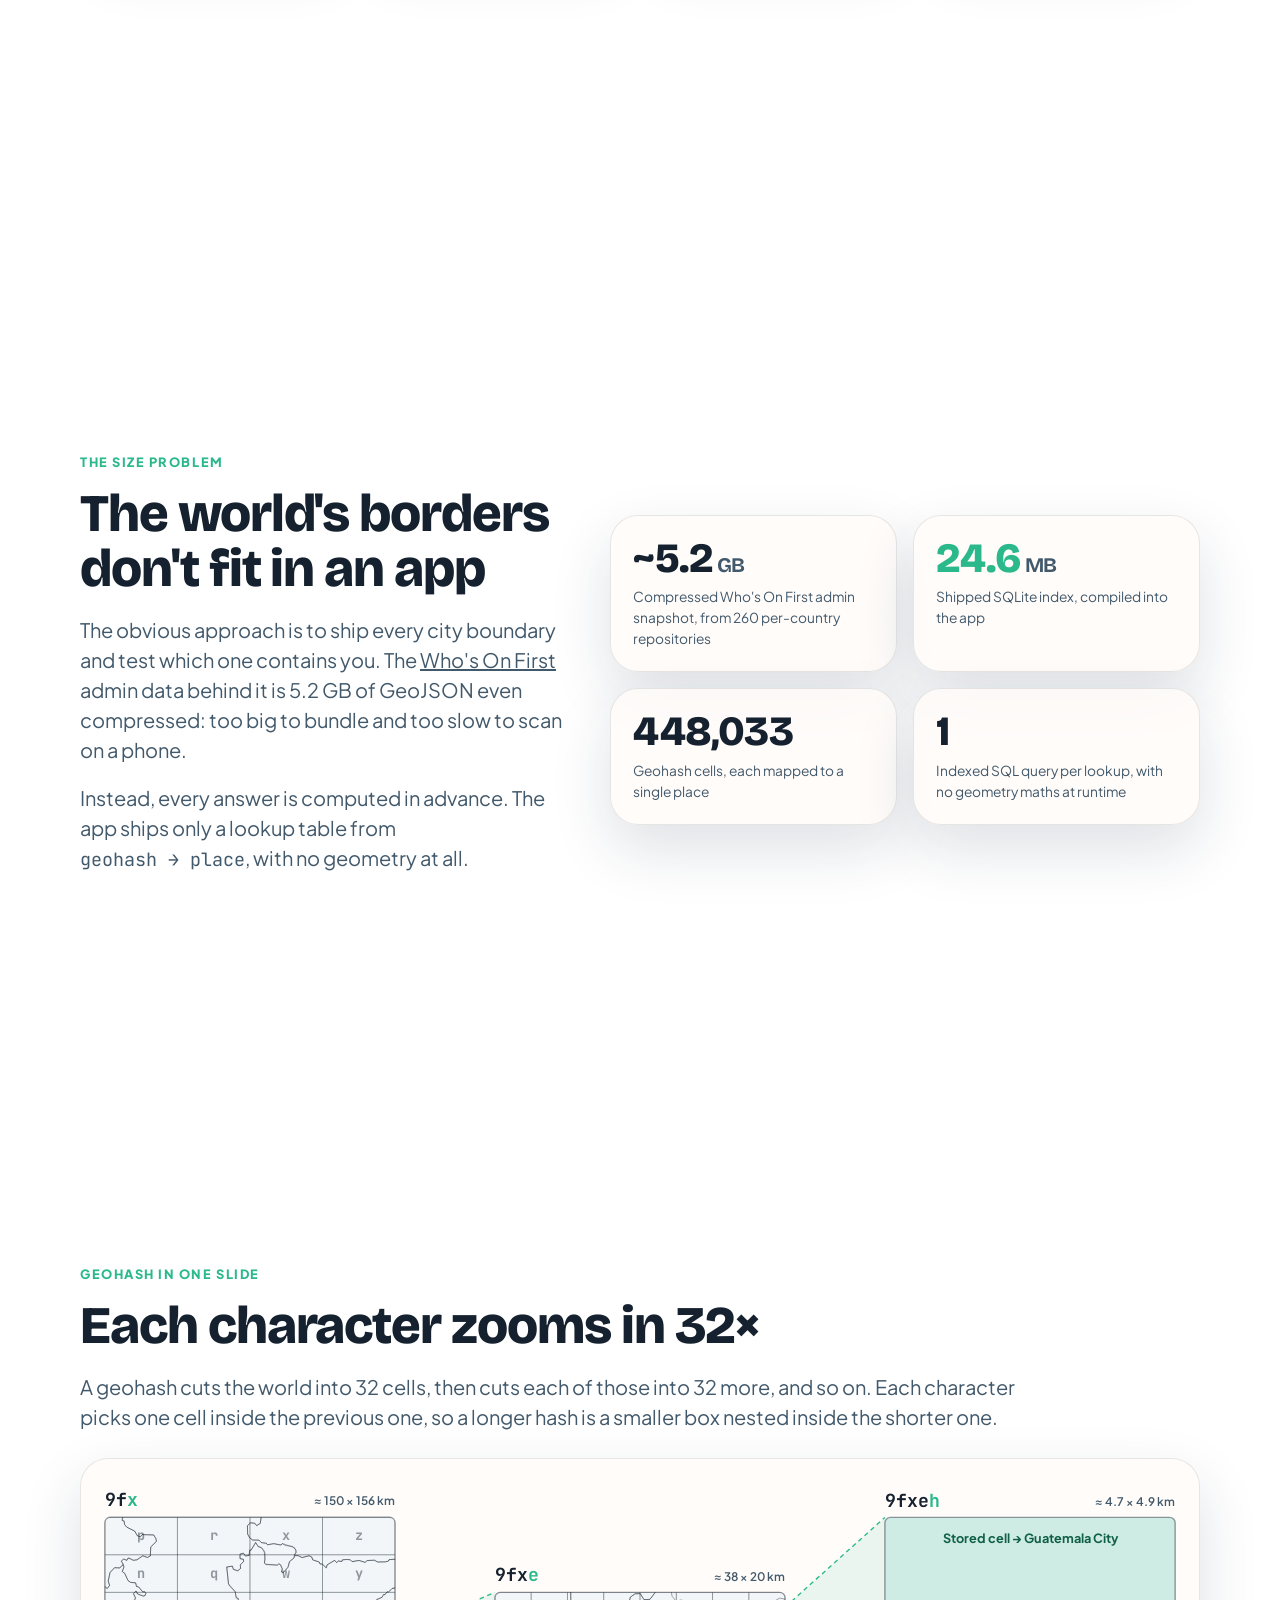
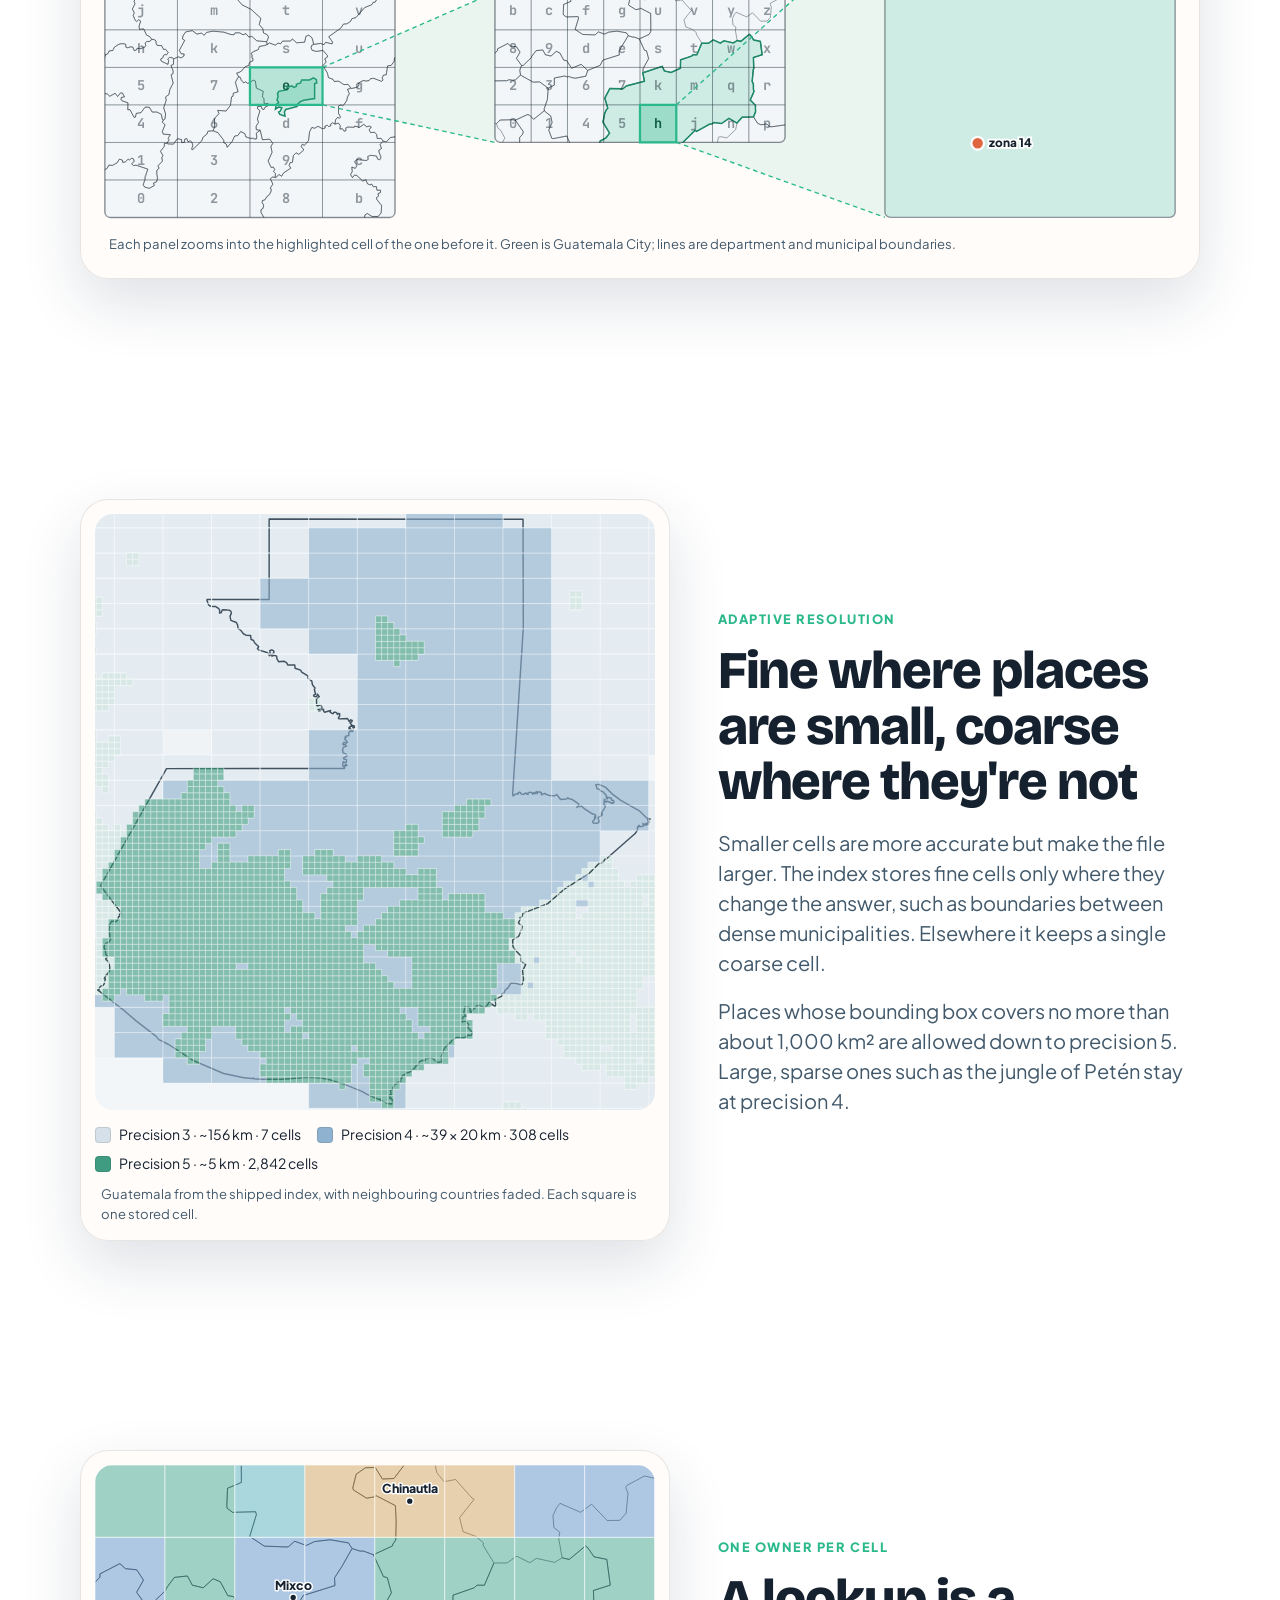
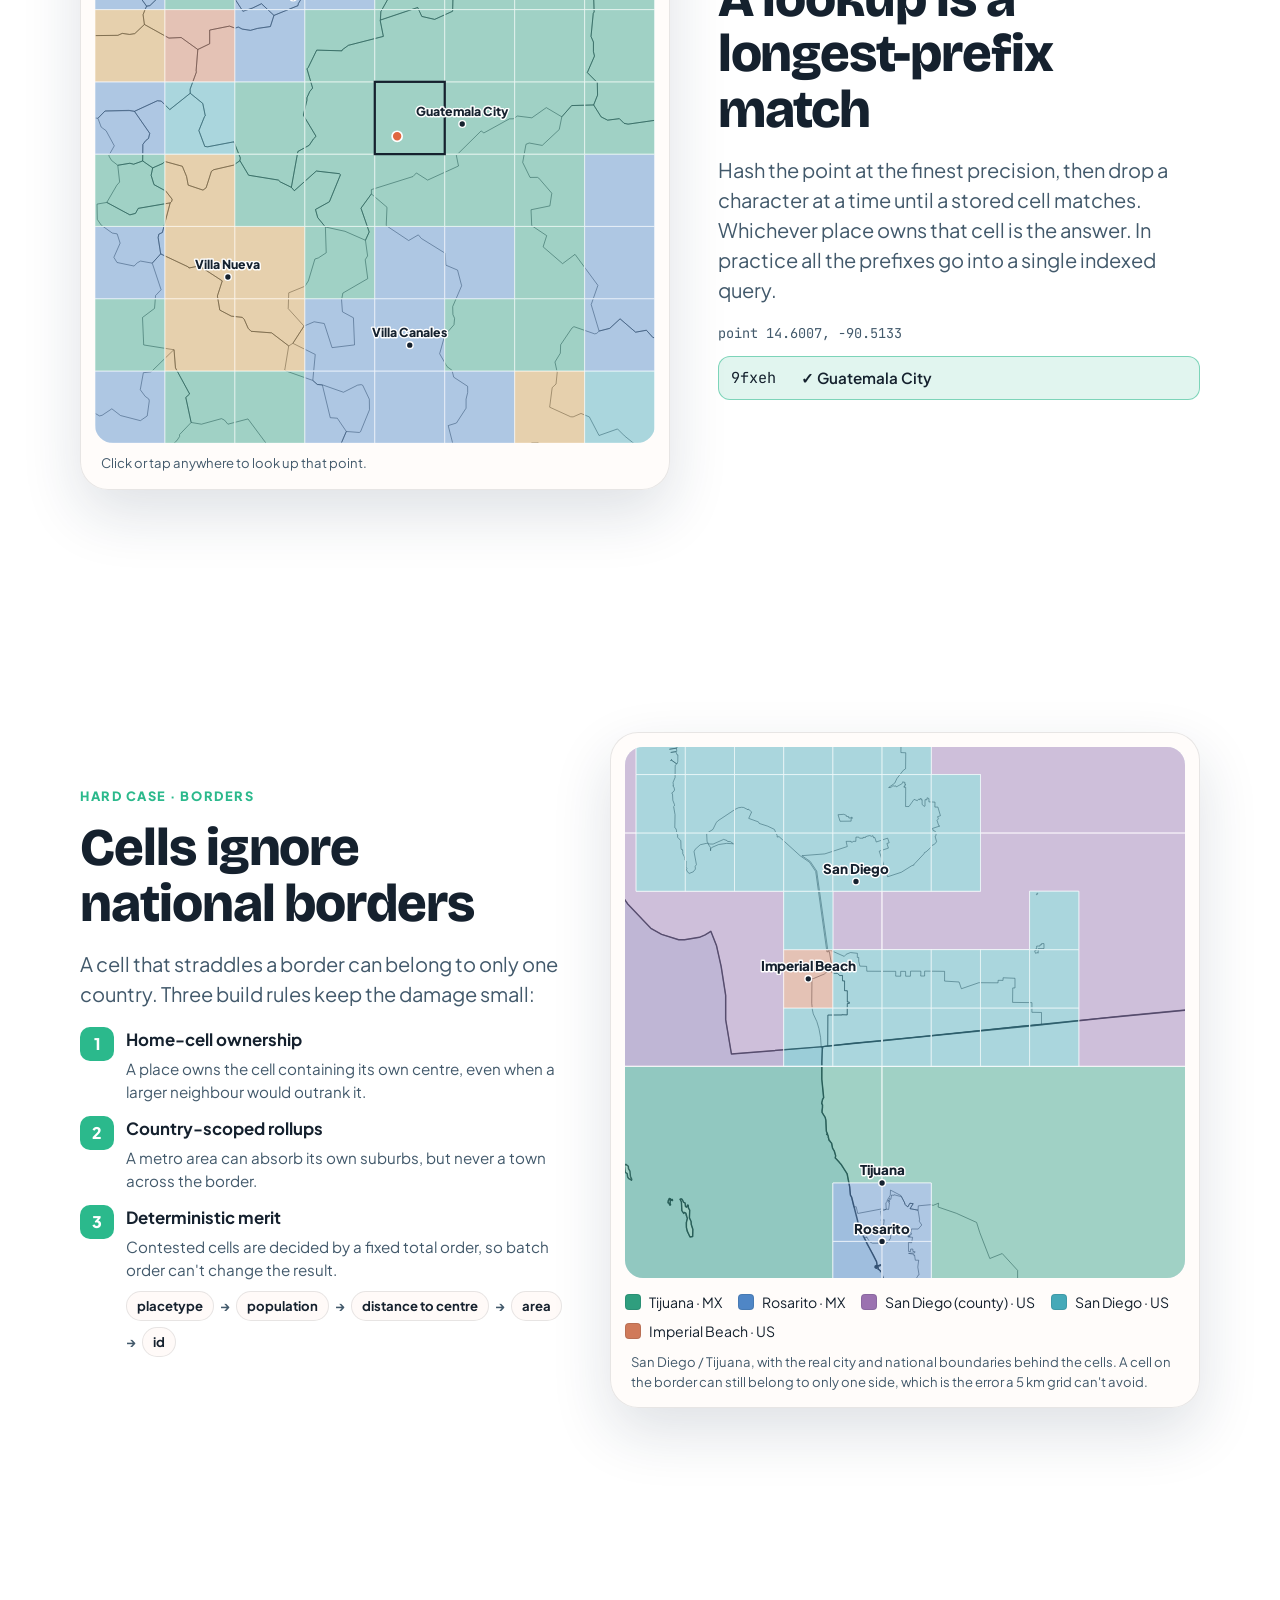
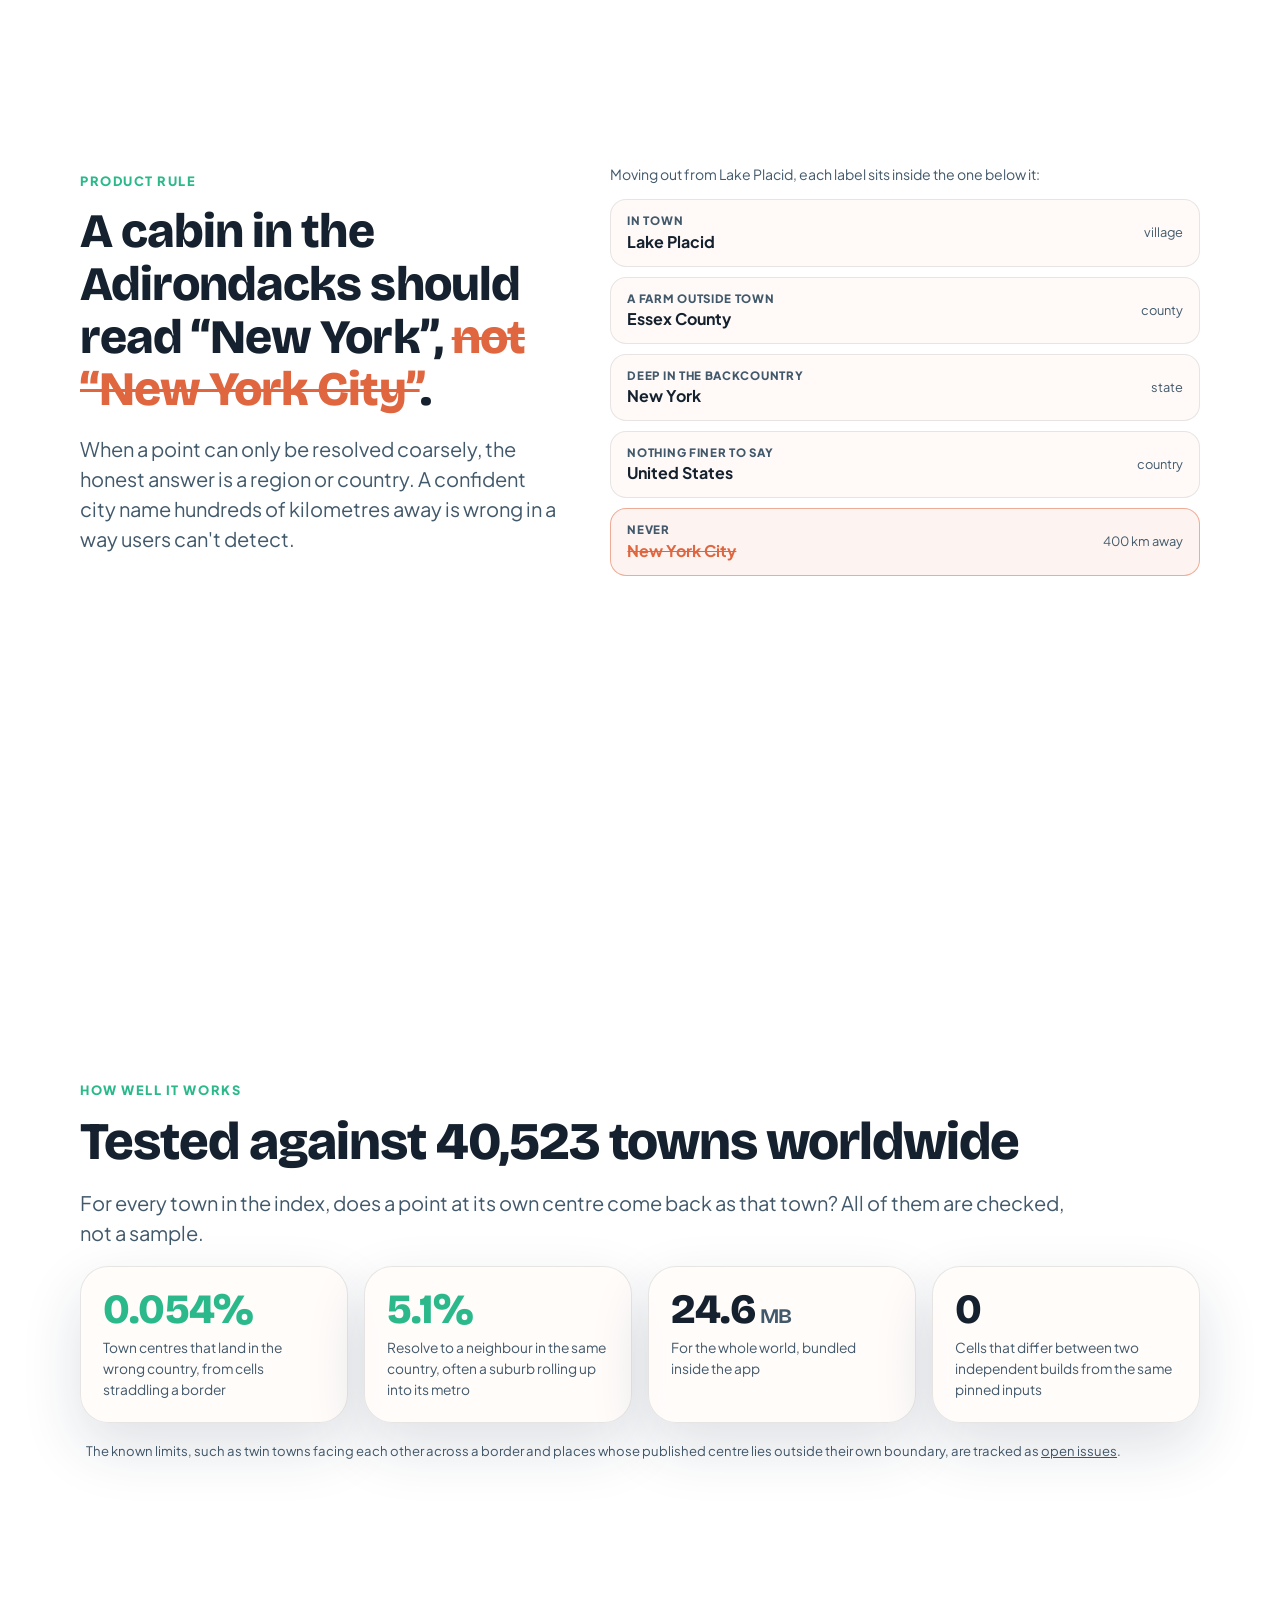
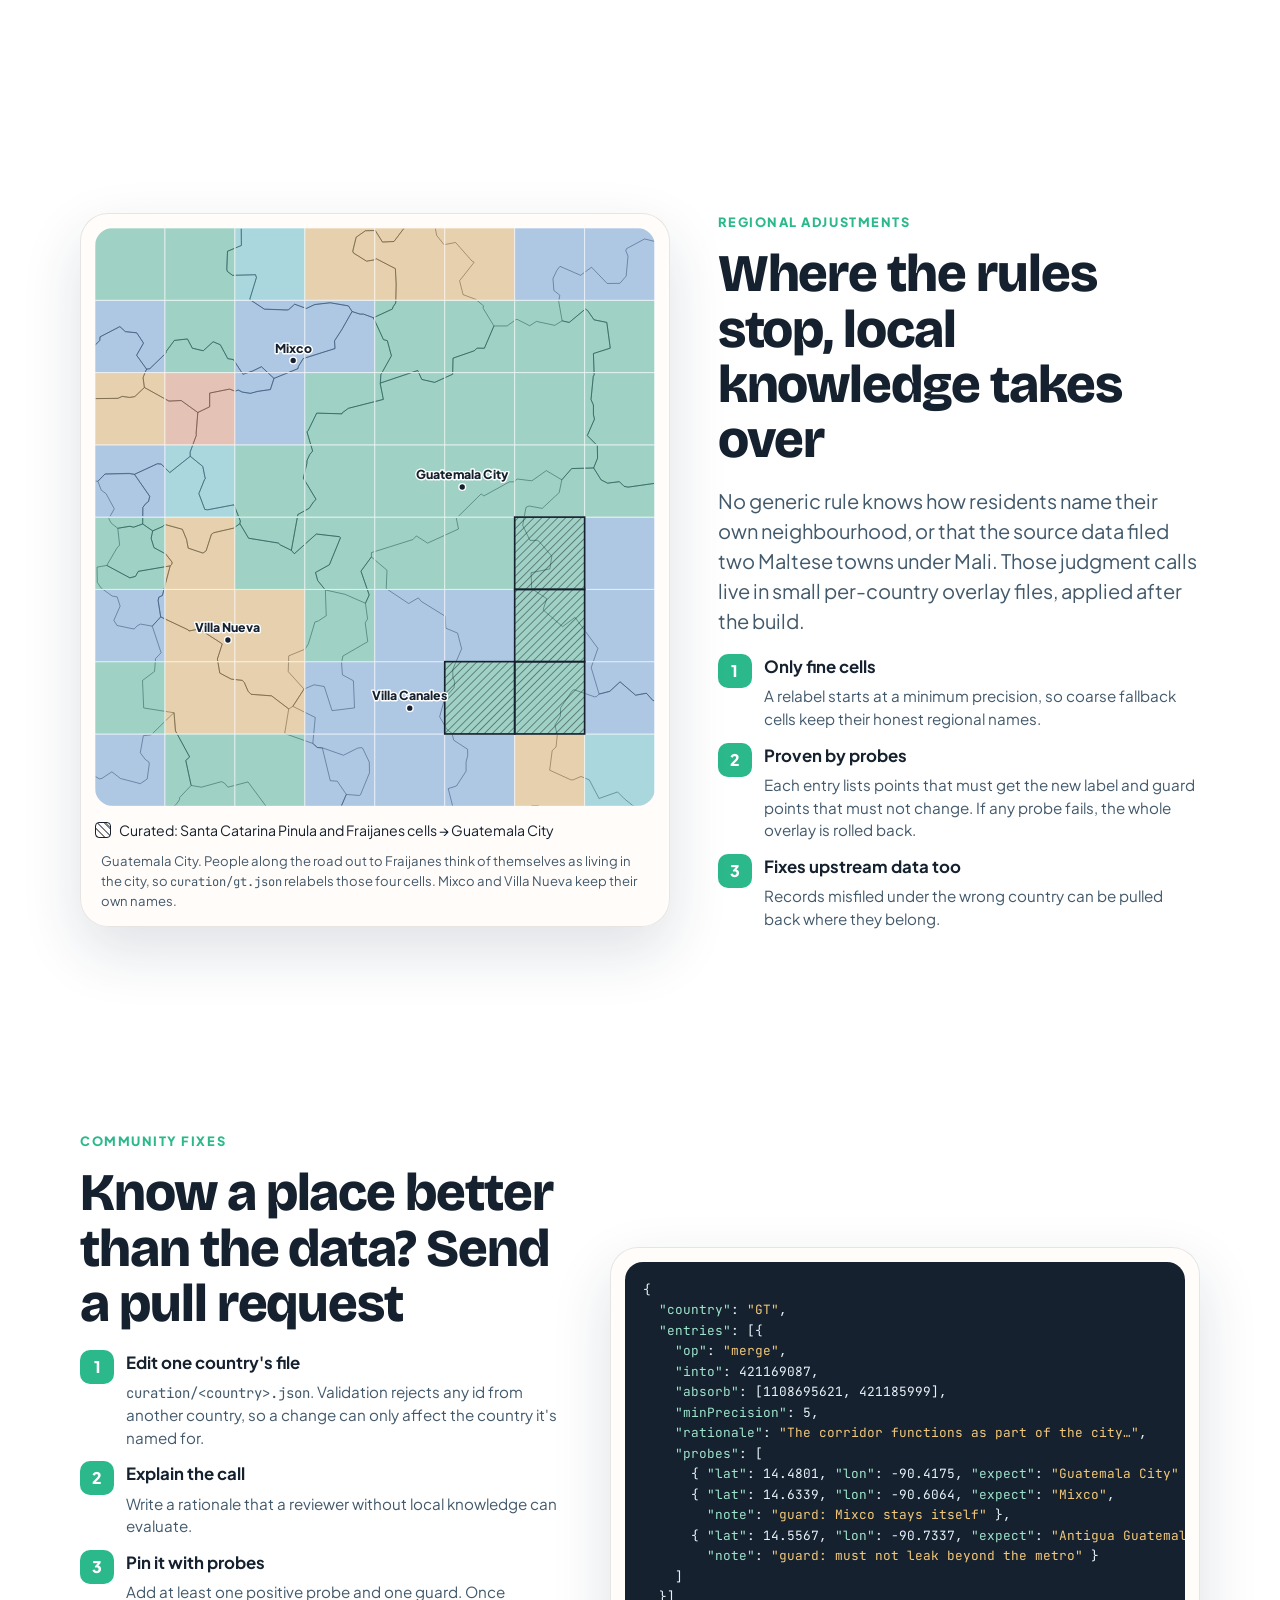
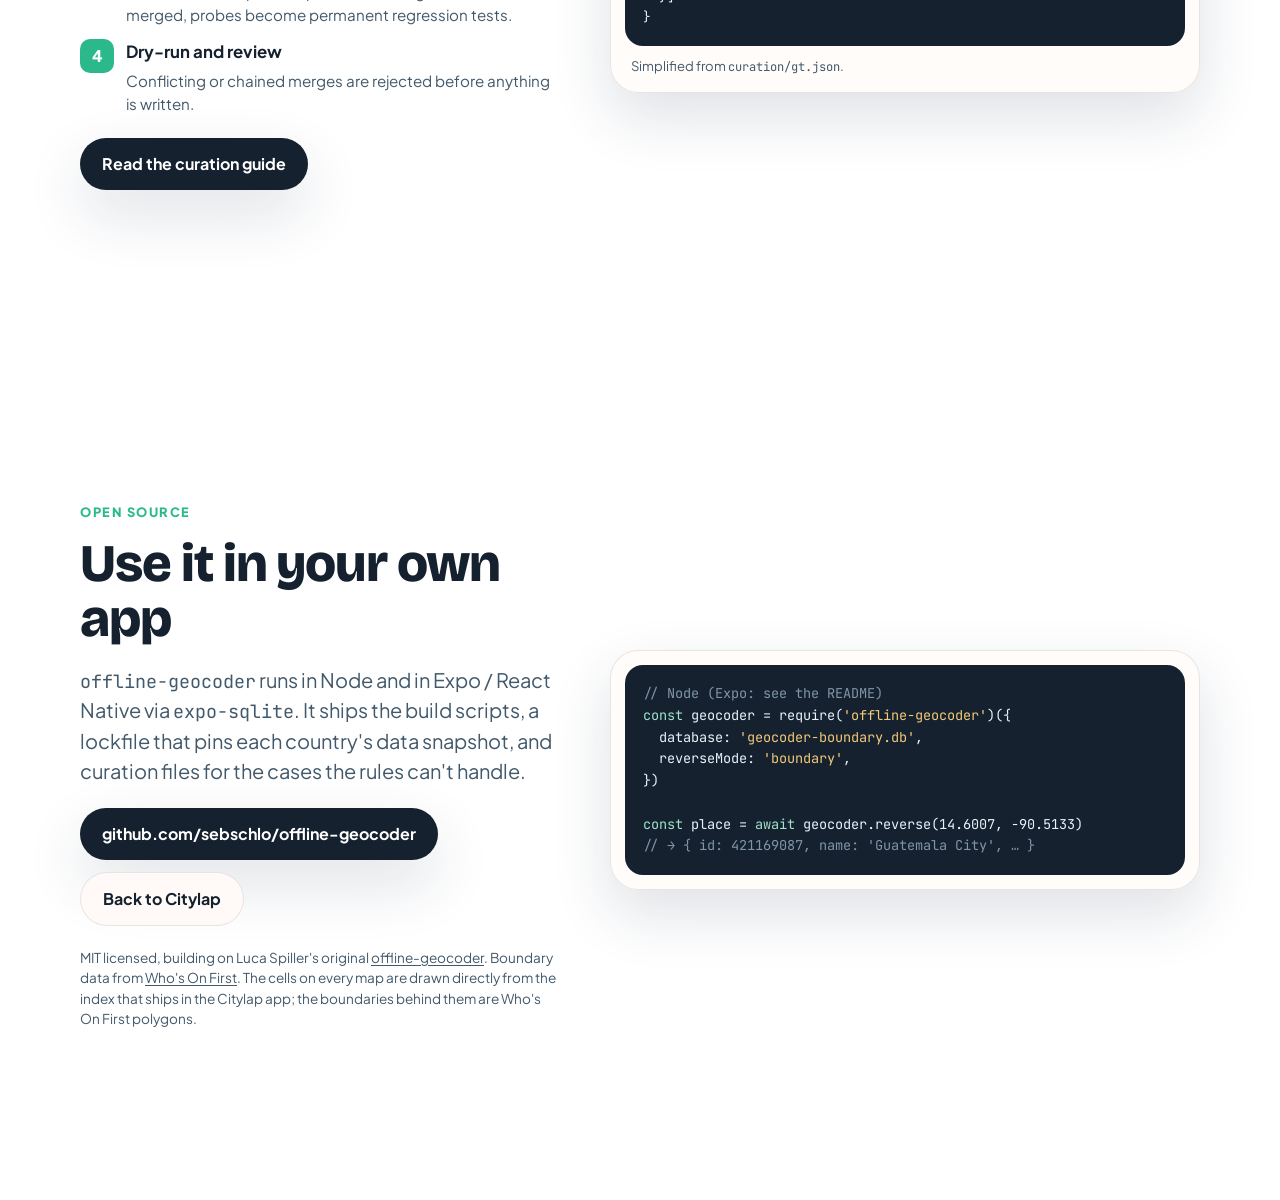
<file: geocoder/index.html>
<!DOCTYPE html>
<html lang="en">
  <head>
    <meta charset="UTF-8" />
    <meta name="viewport" content="width=device-width, initial-scale=1.0" />
    <title>Offline Geocoder</title>
    <meta
      name="description"
      content="How Citylap names the city you are in entirely on your phone: a compact geohash index built from Who's On First boundaries."
    />
    <meta name="theme-color" content="#f0f9ff" />
    <link rel="preconnect" href="https://fonts.googleapis.com" />
    <link rel="preconnect" href="https://fonts.gstatic.com" crossorigin />
    <link
      href="https://fonts.googleapis.com/css2?family=Bricolage+Grotesque:opsz,wght@12..96,600;12..96,700;12..96,800&family=Plus+Jakarta+Sans:wght@400;500;600;700;800&family=JetBrains+Mono:wght@500;700&display=swap"
      rel="stylesheet"
    />
    <link rel="icon" type="image/svg+xml" href="../citylap-icon-rounded.svg" />
    <link rel="icon" type="image/png" sizes="32x32" href="../favicon-32.png" />
    <link rel="apple-touch-icon" sizes="180x180" href="../apple-touch-icon-180.png" />
    <style>
      :root {
        --bg: #f0f9ff;
        --panel: rgba(255, 252, 249, 0.78);
        --panel-strong: rgba(255, 250, 248, 0.96);
        --text: #15212e;
        --muted: #42596b;
        --line: rgba(21, 33, 46, 0.1);
        --accent: #2bb98c;
        --accent-strong: #2f8fe0;
        --warn: #e0663f;
        --shadow: 0 24px 60px rgba(20, 40, 70, 0.14);
        --radius: 28px;
        --p3: #d5e0e8;
        --p4: #8eb2cf;
        --p5: #3f9c80;
        --land: #f3f6f8;
        --water: #d9e6ef;
        color-scheme: light;
      }
      * { box-sizing: border-box; }
      html { scroll-behavior: smooth; }
      body {
        margin: 0;
        min-width: 320px;
        font-family: 'Plus Jakarta Sans', system-ui, sans-serif;
        color: var(--text);
        background: linear-gradient(165deg, #f0f9ff 0%, #dceefa 55%, #cae5f7 100%);
        background-attachment: fixed;
        line-height: 1.5;
      }
      a { color: inherit; }
      code, .mono { font-family: 'JetBrains Mono', ui-monospace, monospace; font-size: 0.92em; }

      /* ── Deck ── */
      .deck { scroll-snap-type: y proximity; }
      @media (min-width: 900px) and (min-height: 640px) {
        html { scroll-snap-type: y mandatory; }
      }
      .slide {
        min-height: 100vh;
        min-height: 100svh;
        scroll-snap-align: start;
        display: flex;
        align-items: center;
        padding: 96px 0 56px;
      }
      .slide-inner {
        width: min(1120px, calc(100% - 32px));
        margin: 0 auto;
      }
      .eyebrow {
        display: inline-block;
        font-size: 0.8rem;
        font-weight: 800;
        letter-spacing: 0.12em;
        text-transform: uppercase;
        color: var(--accent);
        margin-bottom: 14px;
      }
      h1, h2 {
        font-family: 'Bricolage Grotesque', system-ui, sans-serif;
        letter-spacing: -0.02em;
        line-height: 1.05;
        margin: 0 0 18px;
      }
      h1 { font-size: clamp(2.4rem, 4.6vw, 4rem); font-weight: 800; }
      h2 { font-size: clamp(2rem, 4.4vw, 3.3rem); font-weight: 800; }
      h3 { font-size: 1.05rem; margin: 0 0 6px; }
      p.lead { font-size: clamp(1.05rem, 1.6vw, 1.25rem); color: var(--muted); max-width: 46ch; margin: 0 0 18px; }
      p { margin: 0 0 12px; }
      .muted { color: var(--muted); }
      .accent-text { color: var(--accent); }

      .split { display: grid; grid-template-columns: minmax(0, 0.9fr) minmax(0, 1.1fr); gap: 48px; align-items: center; }
      .split.flip { grid-template-columns: minmax(0, 1.1fr) minmax(0, 0.9fr); }
      @media (max-width: 899px) {
        .split, .split.flip { grid-template-columns: minmax(0, 1fr); gap: 28px; }
        .split.flip > :first-child { order: 2; }
      }

      .card {
        background: var(--panel);
        border: 1px solid var(--line);
        border-radius: var(--radius);
        box-shadow: var(--shadow);
        backdrop-filter: blur(16px);
        padding: 22px;
      }
      .map-card { padding: 14px; position: relative; }
      .map-card svg { display: block; width: 100%; height: auto; border-radius: 18px; background: var(--land); overflow: hidden; contain: paint; }
      .map-card svg.water { background: var(--water); }
      .map-caption { font-size: 0.82rem; color: var(--muted); margin: 10px 6px 2px; }

      /* ── Topbar ── */
      .topbar {
        position: fixed;
        top: 16px;
        left: 50%;
        transform: translateX(-50%);
        z-index: 20;
        width: min(1200px, calc(100% - 32px));
        display: flex;
        align-items: center;
        justify-content: space-between;
        padding: 8px 16px 8px 10px;
        background: rgba(228, 244, 255, 0.82);
        border: 1px solid var(--line);
        border-radius: 999px;
        backdrop-filter: blur(20px);
      }
      .brand {
        display: inline-flex;
        align-items: center;
        gap: 10px;
        font-family: 'Bricolage Grotesque', system-ui, sans-serif;
        font-weight: 800;
        font-size: 1.1rem;
        text-decoration: none;
      }
      .brand img { width: 36px; height: 36px; }
      .tm { font-size: 0.5em; font-weight: 700; vertical-align: super; margin-left: 1px; }
      .topnav { display: inline-flex; gap: 20px; color: var(--muted); font-size: 0.92rem; font-weight: 600; }
      .topnav a { text-decoration: none; }
      .topnav a:hover { color: var(--text); }
      .counter { font-variant-numeric: tabular-nums; }
      @media (max-width: 560px) { .topnav .hide-sm { display: none; } }

      .dots {
        position: fixed;
        right: 18px;
        top: 50%;
        transform: translateY(-50%);
        z-index: 15;
        display: flex;
        flex-direction: column;
        gap: 10px;
      }
      .dots a {
        width: 10px; height: 10px; border-radius: 50%;
        background: rgba(21, 33, 46, 0.18);
        transition: transform 0.2s, background 0.2s;
      }
      .dots a.on { background: var(--accent); transform: scale(1.35); }
      @media (max-width: 899px) { .dots { display: none; } }

      /* ── Title slide ── */
      .hero-map { position: relative; }
      .hero-map svg { filter: drop-shadow(0 30px 50px rgba(20, 40, 70, 0.18)); }
      .pill {
        display: inline-flex; align-items: center; gap: 8px;
        padding: 6px 14px; border-radius: 999px;
        background: var(--panel-strong); border: 1px solid var(--line);
        font-size: 0.85rem; font-weight: 700; color: var(--muted);
      }
      .hint { margin-top: 28px; font-size: 0.85rem; color: var(--muted); }
      .hint kbd {
        font-family: inherit; font-weight: 700; font-size: 0.8rem;
        padding: 2px 7px; border-radius: 6px; border: 1px solid var(--line); background: var(--panel-strong);
      }

      /* ── Flow diagram ── */
      .flow { display: grid; grid-template-columns: repeat(4, minmax(0, 1fr)); gap: 0; align-items: stretch; margin-top: 30px; }
      .flow .step { position: relative; padding: 18px; }
      .flow .step + .step::before {
        content: '';
        position: absolute; left: -14px; top: 50%;
        width: 22px; height: 22px; transform: translateY(-50%);
        background: no-repeat center/18px url("data:image/svg+xml,%3Csvg xmlns='http://www.w3.org/2000/svg' viewBox='0 0 24 24' fill='none' stroke='%2342596b' stroke-width='2.5' stroke-linecap='round' stroke-linejoin='round'%3E%3Cpath d='M5 12h14M13 6l6 6-6 6'/%3E%3C/svg%3E");
      }
      .flow .box { height: 100%; }
      .flow .tag { font-size: 0.72rem; font-weight: 800; letter-spacing: 0.1em; text-transform: uppercase; color: var(--muted); }
      .flow .val { font-family: 'JetBrains Mono', monospace; font-weight: 700; font-size: 0.95rem; margin: 6px 0; word-break: break-all; }
      .flow .box.device { border-color: rgba(43, 185, 140, 0.45); }
      .flow .box.server { background: rgba(21, 33, 46, 0.86); color: #e8f2fa; }
      .flow .box.server .tag { color: #9fb6c8; }
      .device-band {
        grid-column: 1 / span 3;
        margin: 0 18px;
        border-top: 2px dashed rgba(43, 185, 140, 0.6);
        padding-top: 8px;
        font-size: 0.8rem; font-weight: 700; color: var(--accent);
      }
      @media (max-width: 899px) {
        .flow { grid-template-columns: minmax(0, 1fr); }
        .flow .step { padding: 12px 0; }
        .flow .step + .step::before { left: 50%; top: -11px; transform: translateX(-50%) rotate(90deg); }
        .device-band { grid-column: 1; margin: 0; }
      }

      /* ── Stats ── */
      .stats { display: grid; grid-template-columns: repeat(3, minmax(0, 1fr)); gap: 16px; }
      .stats.four { grid-template-columns: repeat(4, minmax(0, 1fr)); }
      @media (max-width: 899px) { .stats, .stats.four { grid-template-columns: repeat(2, minmax(0, 1fr)); } }
      .stat .num {
        font-family: 'Bricolage Grotesque', system-ui, sans-serif;
        font-weight: 800; font-size: clamp(1.8rem, 3.4vw, 2.6rem); line-height: 1;
        letter-spacing: -0.02em;
      }
      .stat .num small { font-size: 0.5em; font-weight: 700; color: var(--muted); }
      .stat .lbl { font-size: 0.86rem; color: var(--muted); margin-top: 8px; }
      .stat .was { font-size: 0.86rem; color: var(--muted); margin-bottom: 6px; }
      .stat .was s { text-decoration-thickness: 2px; }

      /* ── Geohash zoom ── */
      .gh { margin-top: 26px; padding: 22px; }
      .gh svg { width: 100%; height: auto; display: block; overflow: visible; }
      .gh svg.v { display: none; max-width: 420px; margin: 0 auto; }
      @media (max-width: 700px) { .gh svg.h { display: none; } .gh svg.v { display: block; } }

      /* ── Legend ── */
      .legend { display: flex; flex-wrap: wrap; gap: 8px 16px; margin: 14px 0 0; font-size: 0.88rem; }
      .legend span { display: inline-flex; align-items: center; gap: 8px; }
      .legend i { width: 16px; height: 16px; border-radius: 4px; display: inline-block; border: 1px solid rgba(21, 33, 46, 0.12); }

      /* ── Lookup panel ── */
      .lookup { font-family: 'JetBrains Mono', monospace; font-size: 0.95rem; }
      .lookup .row {
        display: grid; grid-template-columns: 6.5ch 1fr; gap: 12px;
        padding: 10px 12px; border-radius: 12px; margin-bottom: 6px;
        background: rgba(255, 255, 255, 0.55); border: 1px solid var(--line);
        opacity: 0; transform: translateY(6px);
        animation: rowIn 0.35s forwards;
      }
      .lookup .row.hit { background: rgba(43, 185, 140, 0.14); border-color: rgba(43, 185, 140, 0.55); }
      .lookup .row .res { font-family: 'Plus Jakarta Sans', sans-serif; font-weight: 600; }
      .lookup .row.miss .res { color: var(--muted); font-weight: 500; }
      @keyframes rowIn { to { opacity: 1; transform: none; } }
      .coords { font-family: 'JetBrains Mono', monospace; font-size: 0.85rem; color: var(--muted); margin-bottom: 12px; }
      .tip {
        position: absolute; pointer-events: none; z-index: 5;
        background: rgba(21, 33, 46, 0.92); color: #fff;
        padding: 6px 10px; border-radius: 10px; font-size: 0.8rem; font-weight: 600;
        white-space: nowrap; transform: translate(-50%, calc(-100% - 12px));
        opacity: 0; transition: opacity 0.12s;
      }
      .tip .mono { color: #9fe3cb; margin-left: 6px; }
      .map-interactive svg { cursor: crosshair; }

      /* ── Before / after ── */
      .ba { display: grid; grid-template-columns: repeat(2, minmax(0, 1fr)); gap: 18px; margin-top: 26px; }
      @media (max-width: 899px) { .ba { grid-template-columns: minmax(0, 1fr); } }
      .ba .map-card svg { max-height: 44vh; width: auto; max-width: 100%; margin: 0 auto; }
      @media (min-width: 900px) { #map-border, #map-country, #map-lookup, #map-hero { max-height: 70vh; width: auto; max-width: 100%; margin: 0 auto; } }
      .code {
        margin: 0; padding: 18px; overflow-x: auto;
        font-family: 'JetBrains Mono', monospace; font-size: .8rem; line-height: 1.6;
        background: #15212e; color: #e8f2fa; border-radius: 18px;
      }
      .code .k { color: #9fe3cb; } .code .s { color: #f2c879; } .code .c { color: #7f95a8; }
      .ba-head { display: flex; justify-content: space-between; align-items: baseline; margin: 2px 6px 10px; gap: 12px; }
      .ba-head b { font-family: 'Bricolage Grotesque', sans-serif; font-size: 1.25rem; }
      .badge { font-size: 0.75rem; font-weight: 800; padding: 3px 10px; border-radius: 999px; background: rgba(21, 33, 46, 0.08); color: var(--muted); }
      .badge.good { background: rgba(43, 185, 140, 0.16); color: #1c8a67; }

      /* ── Rules list ── */
      .rules { display: grid; gap: 12px; margin-top: 8px; }
      .rule { display: grid; grid-template-columns: 34px 1fr; gap: 12px; align-items: start; }
      .rule .n {
        width: 34px; height: 34px; border-radius: 10px;
        display: grid; place-items: center;
        background: var(--accent); color: #fff; font-weight: 800;
      }
      .rule p { color: var(--muted); font-size: 0.95rem; margin: 0; }
      .rank { display: flex; flex-wrap: wrap; gap: 6px; align-items: center; margin-top: 10px; font-size: 0.82rem; font-weight: 700; }
      .rank span { padding: 4px 10px; border-radius: 999px; background: var(--panel-strong); border: 1px solid var(--line); }
      .rank em { font-style: normal; color: var(--muted); }

      /* ── Fallback ── */
      .quote {
        font-family: 'Bricolage Grotesque', system-ui, sans-serif;
        font-weight: 800; font-size: clamp(1.8rem, 4vw, 3rem); line-height: 1.1; letter-spacing: -0.02em;
      }
      .quote .no { color: var(--warn); text-decoration: line-through; text-decoration-thickness: 3px; }
      .ladder { display: grid; gap: 10px; }
      .ladder .lv {
        display: grid; grid-template-columns: 1fr auto; gap: 14px; align-items: center;
        padding: 12px 16px; border-radius: 16px; background: var(--panel-strong); border: 1px solid var(--line);
      }
      .ladder .lv .k { display: block; font-size: 0.72rem; font-weight: 800; letter-spacing: 0.06em; text-transform: uppercase; color: var(--muted); }
      .ladder .lv .v { font-weight: 700; }
      .ladder .lv .w { font-size: 0.8rem; color: var(--muted); text-align: right; }
      .ladder .lv.bad { border-color: rgba(224, 102, 63, 0.5); background: rgba(224, 102, 63, 0.08); }
      .ladder .lv.bad .v { color: var(--warn); text-decoration: line-through; }

      /* ── Closing ── */
      .cta {
        display: inline-flex; align-items: center; gap: 10px;
        padding: 14px 22px; border-radius: 999px;
        background: var(--text); color: #fff; font-weight: 700; text-decoration: none;
        box-shadow: var(--shadow);
      }
      .cta.secondary { background: var(--panel-strong); color: var(--text); border: 1px solid var(--line); box-shadow: none; }
      .cta-row { display: flex; flex-wrap: wrap; gap: 12px; margin: 22px 0; }
      .credits { font-size: 0.85rem; color: var(--muted); max-width: 70ch; }
      .credits a { text-decoration: underline; text-underline-offset: 2px; }

      @media (prefers-reduced-motion: reduce) {
        html { scroll-behavior: auto; }
        .lookup .row { animation: none; opacity: 1; transform: none; }
      }
    </style>
  </head>
  <body>
    <header class="topbar">
      <a class="brand" href="../" aria-label="Citylap home">
        <img src="../citylap-icon-rounded.svg" alt="" />
        <span>Citylap<span class="tm">™</span></span>
      </a>
      <nav class="topnav" aria-label="Presentation">
        <span class="counter" id="counter">1 / 10</span>
        <a class="hide-sm" href="https://github.com/sebschlo/offline-geocoder" target="_blank" rel="noreferrer">GitHub</a>
      </nav>
    </header>
    <nav class="dots" id="dots" aria-label="Slides"></nav>

    <main class="deck">
      <!-- 1 · Title -->
      <section class="slide" id="s-title">
        <div class="slide-inner split">
          <div>
            <span class="eyebrow">Under the hood · offline-geocoder</span>
            <h1>Naming your city without telling anyone where you are</h1>
            <p class="lead">
              Citylap shows friends which city you're in. Turning coordinates into a city name happens
              entirely on your phone, using a 24.6&nbsp;MB index of the world cut into geohash cells.
            </p>
            <span class="pill">448,033 cells · 260 country datasets · zero network calls</span>
            <div class="cta-row" style="margin:24px 0 0"><a class="cta" href="https://github.com/sebschlo/offline-geocoder" target="_blank" rel="noreferrer">View on GitHub</a></div>
            <p class="hint"><kbd>↓</kbd> or <kbd>Space</kbd> to advance</p>
          </div>
          <div class="hero-map card map-card">
            <svg id="map-hero" role="img" aria-label="Geohash cells around Guatemala City, coloured by the place that owns each cell"></svg>
          </div>
        </div>
      </section>

      <!-- 2 · Why on device -->
      <section class="slide" id="s-why">
        <div class="slide-inner">
          <span class="eyebrow">Why offline</span>
          <h2>The server never sees your coordinates</h2>
          <p class="lead" style="max-width: 62ch">
            Citylap is end-to-end encrypted, so there's no server that could look up the city for you.
            Your phone has to work it out before encrypting. Friends are grouped by comparing city keys
            exactly, so a wrong answer means two people in the same city don't show up together.
          </p>
          <div class="flow">
            <div class="step"><div class="card box device">
              <div class="tag">GPS fix</div>
              <div class="val">14.6007, −90.5133</div>
              <div class="muted" style="font-size:.88rem">Raw position, never sent anywhere</div>
            </div></div>
            <div class="step"><div class="card box device">
              <div class="tag">Geohash</div>
              <div class="val" id="flow-hash">9fxeh</div>
              <div class="muted" style="font-size:.88rem">Longest-prefix lookup in the bundled SQLite index</div>
            </div></div>
            <div class="step"><div class="card box device">
              <div class="tag">City key</div>
              <div class="val">wof:421169087</div>
              <div class="muted" style="font-size:.88rem">Guatemala City, the label your friends will see</div>
            </div></div>
            <div class="step"><div class="card box server">
              <div class="tag">Server</div>
              <div class="val">a3f9·c01e·77b2…</div>
              <div style="font-size:.88rem; color:#b9cddc">Only ciphertext, decrypted on your friends' phones</div>
            </div></div>
            <div class="device-band">On your phone</div>
          </div>
        </div>
      </section>

      <!-- 3 · Polygons don't fit -->
      <section class="slide" id="s-size">
        <div class="slide-inner split">
          <div>
            <span class="eyebrow">The size problem</span>
            <h2>The world's borders don't fit in an app</h2>
            <p class="lead">
              The obvious approach is to ship every city boundary and test which one contains you. The
              <a href="https://whosonfirst.org/" target="_blank" rel="noreferrer">Who's On First</a> admin
              data behind it is 5.2&nbsp;GB of GeoJSON even compressed: too big to bundle and too slow to scan on a phone.
            </p>
            <p class="lead">
              Instead, every answer is computed in advance. The app ships only a lookup table from
              <code>geohash&nbsp;→&nbsp;place</code>, with no geometry at all.
            </p>
          </div>
          <div class="stats" style="grid-template-columns: 1fr 1fr">
            <div class="card stat"><div class="num">~5.2<small> GB</small></div><div class="lbl">Compressed Who's On First admin snapshot, from 260 per-country repositories</div></div>
            <div class="card stat"><div class="num accent-text">24.6<small> MB</small></div><div class="lbl">Shipped SQLite index, compiled into the app</div></div>
            <div class="card stat"><div class="num">448,033</div><div class="lbl">Geohash cells, each mapped to a single place</div></div>
            <div class="card stat"><div class="num">1</div><div class="lbl">Indexed SQL query per lookup, with no geometry maths at runtime</div></div>
          </div>
        </div>
      </section>

      <!-- 4 · Geohash -->
      <section class="slide" id="s-geohash">
        <div class="slide-inner">
          <span class="eyebrow">Geohash in one slide</span>
          <h2>Each character zooms in 32×</h2>
          <p class="lead" style="max-width: 64ch">
            A geohash cuts the world into 32 cells, then cuts each of those into 32 more, and so on.
            Each character picks one cell inside the previous one, so a longer hash is a smaller box nested inside the shorter one.
          </p>
          <div class="card gh">
            <svg class="h" id="gh-h" role="img" aria-label="Geohash 9fx contains 9fxe, which contains 9fxeh"></svg>
            <svg class="v" id="gh-v" role="img" aria-label="Geohash 9fx contains 9fxe, which contains 9fxeh"></svg>
            <p class="map-caption">
              Each panel zooms into the highlighted cell of the one before it. Green is Guatemala City; lines are department
              and municipal boundaries.
            </p>
          </div>
        </div>
      </section>

      <!-- 5 · Adaptive resolution -->
      <section class="slide" id="s-adaptive">
        <div class="slide-inner split flip">
          <div class="card map-card">
            <svg id="map-country" role="img" aria-label="Guatemala and its neighbours, cells coloured by geohash precision"></svg>
            <div class="legend" id="legend-country"></div>
            <p class="map-caption">Guatemala from the shipped index, with neighbouring countries faded. Each square is one stored cell.</p>
          </div>
          <div>
            <span class="eyebrow">Adaptive resolution</span>
            <h2>Fine where places are small, coarse where they're not</h2>
            <p class="lead">
              Smaller cells are more accurate but make the file larger. The index stores fine cells only where
              they change the answer, such as boundaries between dense municipalities. Elsewhere it keeps a
              single coarse cell.
            </p>
            <p class="lead">
              Places whose bounding box covers no more than about 1,000&nbsp;km² are allowed down to precision&nbsp;5.
              Large, sparse ones such as the jungle of Petén stay at precision&nbsp;4.
            </p>
          </div>
        </div>
      </section>

      <!-- 6 · Lookup -->
      <section class="slide" id="s-lookup">
        <div class="slide-inner split flip">
          <div class="card map-card map-interactive">
            <svg id="map-lookup" role="img" aria-label="Interactive map of Guatemala City cells. Click to geocode a point."></svg>
            <div class="tip" id="tip"></div>
            <p class="map-caption">Click or tap anywhere to look up that point.</p>
          </div>
          <div>
            <span class="eyebrow">One owner per cell</span>
            <h2>A lookup is a longest-prefix match</h2>
            <p class="lead">
              Hash the point at the finest precision, then drop a character at a time until a stored cell matches.
              Whichever place owns that cell is the answer. In practice all the prefixes go into a single indexed query.
            </p>
            <div class="coords" id="lookup-coords"></div>
            <div class="lookup" id="lookup-rows"></div>
          </div>
        </div>
      </section>

      <!-- 8 · Borders -->
      <section class="slide" id="s-borders">
        <div class="slide-inner split">
          <div>
            <span class="eyebrow">Hard case · borders</span>
            <h2>Cells ignore national borders</h2>
            <p class="lead">
              A cell that straddles a border can belong to only one country. Three build rules keep the damage small:
            </p>
            <div class="rules">
              <div class="rule"><span class="n">1</span><div><h3>Home-cell ownership</h3><p>A place owns the cell containing its own centre, even when a larger neighbour would outrank it.</p></div></div>
              <div class="rule"><span class="n">2</span><div><h3>Country-scoped rollups</h3><p>A metro area can absorb its own suburbs, but never a town across the border.</p></div></div>
              <div class="rule"><span class="n">3</span><div><h3>Deterministic merit</h3><p>Contested cells are decided by a fixed total order, so batch order can't change the result.</p>
                <div class="rank"><span>placetype</span><em>→</em><span>population</span><em>→</em><span>distance to centre</span><em>→</em><span>area</span><em>→</em><span>id</span></div>
              </div></div>
            </div>
          </div>
          <div class="card map-card">
            <svg id="map-border" role="img" aria-label="Cells along the San Diego and Tijuana border"></svg>
            <div class="legend" id="legend-border"></div>
            <p class="map-caption">
              San Diego / Tijuana, with the real city and national boundaries behind the cells. A cell on the
              border can still belong to only one side, which is the error a 5&nbsp;km grid can't avoid.
            </p>
          </div>
        </div>
      </section>

      <!-- 9 · Fallback -->
      <section class="slide" id="s-fallback">
        <div class="slide-inner split">
          <div>
            <span class="eyebrow">Product rule</span>
            <p class="quote">A cabin in the Adirondacks should read “New&nbsp;York”, <span class="no">not “New&nbsp;York&nbsp;City”</span>.</p>
            <p class="lead" style="margin-top:18px">
              When a point can only be resolved coarsely, the honest answer is a region or country. A confident
              city name hundreds of kilometres away is wrong in a way users can't detect.
            </p>
          </div>
          <div class="ladder">
            <p class="muted" style="margin:0 0 4px; font-size:.88rem">Moving out from Lake Placid, each label sits inside the one below it:</p>
            <div class="lv"><div><span class="k">In town</span><span class="v">Lake Placid</span></div><span class="w">village</span></div>
            <div class="lv"><div><span class="k">A farm outside town</span><span class="v">Essex County</span></div><span class="w">county</span></div>
            <div class="lv"><div><span class="k">Deep in the backcountry</span><span class="v">New York</span></div><span class="w">state</span></div>
            <div class="lv"><div><span class="k">Nothing finer to say</span><span class="v">United States</span></div><span class="w">country</span></div>
            <div class="lv bad"><div><span class="k">Never</span><span class="v">New York City</span></div><span class="w">400&nbsp;km away</span></div>
          </div>
        </div>
      </section>

      <!-- Results -->
      <section class="slide" id="s-results">
        <div class="slide-inner">
          <span class="eyebrow">How well it works</span>
          <h2>Tested against 40,523 towns worldwide</h2>
          <p class="lead" style="max-width: 66ch">
            For every town in the index, does a point at its own centre come back as that town? All of them are checked, not a sample.
          </p>
          <div class="stats four">
            <div class="card stat"><div class="num accent-text">0.054%</div><div class="lbl">Town centres that land in the wrong country, from cells straddling a border</div></div>
            <div class="card stat"><div class="num accent-text">5.1%</div><div class="lbl">Resolve to a neighbour in the same country, often a suburb rolling up into its metro</div></div>
            <div class="card stat"><div class="num">24.6<small> MB</small></div><div class="lbl">For the whole world, bundled inside the app</div></div>
            <div class="card stat"><div class="num">0</div><div class="lbl">Cells that differ between two independent builds from the same pinned inputs</div></div>
          </div>
          <p class="map-caption" style="margin-top:18px">
            The known limits, such as twin towns facing each other across a border and places whose published centre lies outside
            their own boundary, are tracked as
            <a href="https://github.com/sebschlo/offline-geocoder/issues" target="_blank" rel="noreferrer">open issues</a>.
          </p>
        </div>
      </section>

      <!-- Regional adjustments -->
      <section class="slide" id="s-regional">
        <div class="slide-inner split flip">
          <div class="card map-card">
            <svg id="map-curation" role="img" aria-label="Guatemala City cells with four curated cells outlined"></svg>
            <div class="legend" id="legend-curation"></div>
            <p class="map-caption">
              Guatemala City. People along the road out to Fraijanes think of themselves as living in the city, so
              <code>curation/gt.json</code> relabels those four cells. Mixco and Villa Nueva keep their own names.
            </p>
          </div>
          <div>
            <span class="eyebrow">Regional adjustments</span>
            <h2>Where the rules stop, local knowledge takes over</h2>
            <p class="lead">
              No generic rule knows how residents name their own neighbourhood, or that the source data filed two Maltese towns under Mali.
              Those judgment calls live in small per-country overlay files, applied after the build.
            </p>
            <div class="rules">
              <div class="rule"><span class="n">1</span><div><h3>Only fine cells</h3><p>A relabel starts at a minimum precision, so coarse fallback cells keep their honest regional names.</p></div></div>
              <div class="rule"><span class="n">2</span><div><h3>Proven by probes</h3><p>Each entry lists points that must get the new label and guard points that must not change. If any probe fails, the whole overlay is rolled back.</p></div></div>
              <div class="rule"><span class="n">3</span><div><h3>Fixes upstream data too</h3><p>Records misfiled under the wrong country can be pulled back where they belong.</p></div></div>
            </div>
          </div>
        </div>
      </section>

      <!-- Community fixes -->
      <section class="slide" id="s-community">
        <div class="slide-inner split">
          <div>
            <span class="eyebrow">Community fixes</span>
            <h2>Know a place better than the data? Send a pull request</h2>
            <div class="rules">
              <div class="rule"><span class="n">1</span><div><h3>Edit one country's file</h3><p><code>curation/&lt;country&gt;.json</code>. Validation rejects any id from another country, so a change can only affect the country it's named for.</p></div></div>
              <div class="rule"><span class="n">2</span><div><h3>Explain the call</h3><p>Write a rationale that a reviewer without local knowledge can evaluate.</p></div></div>
              <div class="rule"><span class="n">3</span><div><h3>Pin it with probes</h3><p>Add at least one positive probe and one guard. Once merged, probes become permanent regression tests.</p></div></div>
              <div class="rule"><span class="n">4</span><div><h3>Dry-run and review</h3><p>Conflicting or chained merges are rejected before anything is written.</p></div></div>
            </div>
            <div class="cta-row">
              <a class="cta" href="https://github.com/sebschlo/offline-geocoder/tree/master/curation" target="_blank" rel="noreferrer">Read the curation guide</a>
            </div>
          </div>
          <div class="card map-card">
<pre class="code">{
  <span class="k">"country"</span>: <span class="s">"GT"</span>,
  <span class="k">"entries"</span>: [{
    <span class="k">"op"</span>: <span class="s">"merge"</span>,
    <span class="k">"into"</span>: 421169087,
    <span class="k">"absorb"</span>: [1108695621, 421185999],
    <span class="k">"minPrecision"</span>: 5,
    <span class="k">"rationale"</span>: <span class="s">"The corridor functions as part of the city…"</span>,
    <span class="k">"probes"</span>: [
      { <span class="k">"lat"</span>: 14.4801, <span class="k">"lon"</span>: -90.4175, <span class="k">"expect"</span>: <span class="s">"Guatemala City"</span> },
      { <span class="k">"lat"</span>: 14.6339, <span class="k">"lon"</span>: -90.6064, <span class="k">"expect"</span>: <span class="s">"Mixco"</span>,
        <span class="k">"note"</span>: <span class="s">"guard: Mixco stays itself"</span> },
      { <span class="k">"lat"</span>: 14.5567, <span class="k">"lon"</span>: -90.7337, <span class="k">"expect"</span>: <span class="s">"Antigua Guatemala"</span>,
        <span class="k">"note"</span>: <span class="s">"guard: must not leak beyond the metro"</span> }
    ]
  }]
}</pre>
            <p class="map-caption">Simplified from <code>curation/gt.json</code>.</p>
          </div>
        </div>
      </section>

      <!-- 11 · Open source -->
      <section class="slide" id="s-oss">
        <div class="slide-inner split">
          <div>
            <span class="eyebrow">Open source</span>
            <h2>Use it in your own app</h2>
            <p class="lead">
              <code>offline-geocoder</code> runs in Node and in Expo / React Native via <code>expo-sqlite</code>.
              It ships the build scripts, a lockfile that pins each country's data snapshot, and curation files
              for the cases the rules can't handle.
            </p>
            <div class="cta-row">
              <a class="cta" href="https://github.com/sebschlo/offline-geocoder" target="_blank" rel="noreferrer">github.com/sebschlo/offline-geocoder</a>
              <a class="cta secondary" href="../">Back to Citylap</a>
            </div>
            <p class="credits">
              MIT licensed, building on Luca Spiller's original
              <a href="https://github.com/lucaspiller/offline-geocoder" target="_blank" rel="noreferrer">offline-geocoder</a>.
              Boundary data from <a href="https://whosonfirst.org/" target="_blank" rel="noreferrer">Who's On First</a>.
              The cells on every map are drawn directly from the index that ships in the Citylap app; the boundaries behind them are Who's On First polygons.
            </p>
          </div>
          <div class="card map-card">
<pre style="margin:0; padding:18px; overflow-x:auto; font-family:'JetBrains Mono',monospace; font-size:.85rem; line-height:1.6; background:#15212e; color:#e8f2fa; border-radius:18px"><span style="color:#7f95a8">// Node (Expo: see the README)</span>
<span style="color:#9fe3cb">const</span> geocoder = require(<span style="color:#f2c879">'offline-geocoder'</span>)({
  database: <span style="color:#f2c879">'geocoder-boundary.db'</span>,
  reverseMode: <span style="color:#f2c879">'boundary'</span>,
})

<span style="color:#9fe3cb">const</span> place = <span style="color:#9fe3cb">await</span> geocoder.reverse(14.6007, -90.5133)
<span style="color:#7f95a8">// → { id: 421169087, name: 'Guatemala City', … }</span></pre>
          </div>
        </div>
      </section>
    </main>

    <script>
      const MAPS = {"metroNew":{"bb":[14.4140625,14.765625,-90.703125,-90.3515625],"o":[["Guatemala","GT",2,14.6462,-90.4677,85671681],["Palin","GT",3,14.3953,-90.703,421201585],["Amatitlan","GT",3,14.4563,-90.6117,1108695261],["Villa Nueva","GT",3,14.5398,-90.6013,421182337],["Villa Canales","GT",3,14.3441,-90.5507,1108695679],["Magdalena Milpas Altas","GT",3,14.5416,-90.6761,1108695391],["Santa Lucia Milpas Altas","GT",3,14.5687,-90.677,1108695631],["Guatemala City","GT",0,14.6407,-90.5133,421169087],["Barberena","GT",3,14.2936,-90.3985,1108695271],["Santa Rosa De Lima","GT",3,14.4411,-90.3389,1108695637],["San Jose Pinula","GT",3,14.5442,-90.3366,1108695529],["San Bartolome Milpas Altas","GT",3,14.6021,-90.6824,1108695485],["San Lucas Sacatepequez","GT",3,14.6001,-90.6527,421188899],["San Tiago Sacatepequez","GT",3,14.6395,-90.6823,1108695603],["San Pedro Sacatepequez","GT",3,14.6763,-90.6436,1108695583],["Mixco","GT",3,14.6327,-90.6016,421171679],["Santo Domingo Xenacoj","GT",3,14.6778,-90.6976,1108695641],["San Juan Sacatepequez","GT",3,14.7534,-90.6671,421169433],["San Raymundo","GT",3,14.7529,-90.5736,421184717],["Chinautla","GT",3,14.7083,-90.4916,421201591],["Palencia","GT",3,14.6594,-90.329,1108695427]],"c":"9fxd,0;9fxe,0;9fxd0,1;9fxd1,2;9fxd2,2;9fxd3,3;9fxd4,2;9fxd5,4;9fxd6,3;9fxd7,4;9fxd8,5;9fxd9,3;9fxdb,6;9fxdc,3;9fxdd,3;9fxde,7;9fxdf,7;9fxdg,7;9fxdh,4;9fxdj,4;9fxdk,4;9fxdm,7;9fxdn,8;9fxdp,9;9fxdq,7;9fxdr,10;9fxds,4;9fxdt,4;9fxdu,7;9fxdv,7;9fxdw,7;9fxdx,10;9fxdy,7;9fxdz,10;9fxe0,11;9fxe1,12;9fxe2,13;9fxe3,14;9fxe4,7;9fxe5,7;9fxe6,15;9fxe7,7;9fxe8,16;9fxe9,17;9fxeb,17;9fxec,17;9fxed,15;9fxee,15;9fxef,18;9fxeg,19;9fxeh,7;9fxej,7;9fxek,7;9fxem,7;9fxen,7;9fxep,7;9fxeq,7;9fxer,7;9fxes,7;9fxet,7;9fxeu,19;9fxev,19;9fxew,7;9fxex,7;9fxey,20;9fxez,20"},"border":{"bb":[32.36,32.76,-117.3,-116.8],"o":[["Tijuana","MX",3,32.428,-116.8194,102074501],["Rosarito","MX",0,32.3604,-117.0464,101993581],["California","US",2,36.5315,-119.5862,85688637],["San Diego","US",3,32.9958,-116.7702,102083569],["San Diego","US",0,32.7279,-117.1553,85922227],["Imperial Beach","US",0,32.5731,-117.1182,85922257]],"c":"9mu,2;9mu8,0;9mu9,3;9mub,0;9muc,3;9mud,3;9muf,3;9mu8p,1;9mu8r,1;9mu9g,4;9mu9n,4;9mu9p,4;9mu9q,5;9mu9r,4;9mu9u,4;9mu9v,4;9mu9w,4;9mu9y,4;9mu9z,4;9mub0,1;9mub2,1;9muc0,4;9muc1,4;9muc2,4;9muc3,4;9muc4,4;9muc5,4;9muc6,4;9muc7,4;9mucb,4;9mucc,4;9muce,4;9mud5,4;9mud7,4;9mudh,4;9mudj,4;9mudk,4;9mudm,4;9mudn,4;9mudp,4;9mudq,4;9mudr,4;9muf0,4;9muf1,4;9muf2,4"},"country":{"bb":[13.7,17.85,-92.25,-88.2],"o":[["Nueva Concepcion","GT",3,14.1184,-91.2919,421178909],["Santo Domingo Suchitepequez","GT",3,14.3696,-91.4886,1108695639],["La Gomera","GT",3,14.0324,-91.1276,421171417],["Chiquimulilla","GT",3,13.9544,-90.3534,421203587],["San Jose","GT",3,13.9597,-90.8833,421202281],["La Democracia","GT",3,14.1167,-90.9513,421172213],["Iztapa","GT",3,13.9554,-90.6887,1108695367],["Masagua","GT",3,14.0825,-90.8227,1108695395],["Taxisco","GT",3,14.0345,-90.5461,421190501],["Guazacapan","GT",3,14.0495,-90.4193,1108695359],["Pasaco","GT",3,13.9608,-90.2214,1108695437],["Moyuta","GT",3,13.9171,-90.1267,1108695405],["Oratorio","GT",3,14.1589,-90.1475,1108695421],["Conguago","GT",3,14.0112,-90.0155,1108695311],["Ahuachapán","SV",2,13.8529,-89.9087,85677139],["Retalhuleu","GT",3,14.4723,-91.9841,421204387],["Cuyotenango","GT",3,14.2293,-91.6755,1108695317],["San Marcos","GT",2,15.0259,-91.8818,85671661],["Quezaltenango","GT",2,14.8138,-91.5967,85671651],["Huehuetenango","GT",2,15.6564,-91.6142,85671641],["Chiantla","GT",3,15.5065,-91.4214,1108695289],["Ocos","GT",3,14.5557,-92.1423,1108695415],["Coatepeque","GT",3,14.638,-91.9815,1108695297],["San Lorenzo","GT",3,14.1909,-91.5478,1108695543],["Santa Cruz Mulua","GT",3,14.5095,-91.637,1108695623],["San Andrez Villa Seca","GT",3,14.3706,-91.6347,1108695469],["Rio Bravo","GT",3,14.3728,-91.3349,1108695459],["Chicacao","GT",3,14.577,-91.3418,421196547],["San Jose El Idolo","GT",3,14.3909,-91.4295,1108695523],["Genova","GT",3,14.5457,-91.8396,1108695351],["El Asintal","GT",3,14.5593,-91.7529,421171689],["Colomba","GT",3,14.7152,-91.756,421172665],["Ayutla","GT",3,14.7669,-92.1298,1108695269],["Pajapita","GT",3,14.7602,-92.0341,1108695425],["Nuevo Progreso","GT",3,14.782,-91.9146,1108695409],["San Felipe Retalhuleu","GT",3,14.6226,-91.6223,1108695503],["Mazatenango","GT",3,14.542,-91.5046,1108695397],["San Antonio Suchitepequez","GT",3,14.506,-91.4055,1108695479],["San Bernandino","GT",3,14.531,-91.4514,1108695489],["Samayac","GT",3,14.5766,-91.4751,1108695461],["Nuevo San Carlos","GT",3,14.6208,-91.6928,1108695413],["El Palmar","GT",3,14.7075,-91.6094,1108695327],["Quetzaltenango","GT",3,14.8166,-91.5396,421171685],["San Francisco Zapotitlan","GT",3,14.5919,-91.5324,1108695507],["Nahuala","GT",3,14.7115,-91.4474,421184397],["San Pablo Jocopitas","GT",3,14.5903,-91.4304,1108695571],["Zunil","GT",3,14.7553,-91.4826,421169963],["Malacatan","GT",3,14.9452,-92.0937,421184393],["Tacana","GT",3,15.2589,-92.1323,1108695659],["El Tumbador","GT",3,14.8547,-91.9533,1108695337],["Catarina","GT",3,14.8457,-92.0693,1108695283],["El Rodeo","GT",3,14.8854,-92.0009,1108695333],["San Pablo","GT",3,14.9793,-91.9366,1108695575],["El Quetzal","GT",3,14.7658,-91.8059,1108695331],["San Juan Ostuncalco","GT",3,14.8783,-91.6726,1108695539],["San Rafael Pie De La Cuesta","GT",3,14.9244,-91.9124,1108695595],["Esquipulas Palo Gordo","GT",3,14.9274,-91.8459,1108695341],["San Cristobal Cuchu","GT",3,14.8885,-91.7688,1108695497],["San Marcos","GT",3,15.0381,-91.8336,421190499],["San Pedro Sacatepequez","GT",3,14.9736,-91.7696,1108695585],["Tajumulco","GT",3,15.0624,-91.9511,1108695661],["Comitancillo","GT",3,15.1035,-91.7396,1108695301],["San Martin Sacatepequez","GT",3,14.798,-91.6703,1108695551],["Concepcion Chiquirichapa","GT",3,14.8411,-91.6197,1108695305],["Palestina De Los Altos","GT",3,14.9292,-91.6727,1108695431],["Cajola","GT",3,14.9347,-91.6166,1108695277],["Cantel","GT",3,14.8145,-91.4351,421195013],["La Esperanza","GT",3,14.8783,-91.5738,421173723],["Olintepeque","GT",3,14.8919,-91.533,1108695417],["San Francisco La Union","GT",3,14.9308,-91.5412,1108695505],["San Andres Xecul","GT",3,14.9091,-91.4962,421184605],["Salcaja","GT",3,14.8761,-91.462,421200683],["Totonicapan","GT",3,14.9032,-91.3639,421204771],["San Cristobal Totonicapan","GT",3,14.9132,-91.4592,421184975],["San Antonio Sacatepequez","GT",3,14.9511,-91.7119,421195547],["San Lorenzo","GT",3,15.0246,-91.7439,421170801],["Sibilia","GT",3,14.9887,-91.6386,1108695649],["San Carlos Sija","GT",3,15.132,-91.5774,1108695493],["Rio Blanco","GT",3,15.047,-91.6823,1108695457],["Huitan","GT",3,15.0414,-91.6398,1108695361],["Cabrican","GT",3,15.1041,-91.6537,1108695275],["San Francisco El Alto","GT",3,14.9782,-91.4841,421172645],["Momostenango","GT",3,15.0814,-91.393,1108695399],["Sibinal","GT",3,15.1297,-92.0539,1108695651],["San Jose Ojetenan","GT",3,15.2298,-91.9607,1108695527],["Concepcion Tutuapa","GT",3,15.2929,-91.8704,1108695309],["Ixchiguan","GT",3,15.1485,-91.929,1108695365],["Tejutla","GT",3,15.1525,-91.8249,1108695671],["San Miguel Ixtahuacan","GT",3,15.2714,-91.7261,1108695565],["Tectitan","GT",3,15.368,-92.032,1108695667],["Cuilco","GT",3,15.4913,-91.9618,1108695315],["San Idelfonso Ixtahuacan","GT",3,15.4116,-91.8062,1108695511],["Sipacapa","GT",3,15.1884,-91.6564,1108695653],["Malacatancito","GT",3,15.2462,-91.4592,421191463],["Santa Barbara","GT",3,15.3511,-91.6335,421170799],["San Sebastian Huehuetenango","GT",3,15.427,-91.5532,421201163],["San Gaspar Ixchil","GT",3,15.385,-91.7143,1108695509],["San Rafael Petzal","GT",3,15.3989,-91.6737,1108695593],["Colotenango","GT",3,15.4415,-91.7106,421197631],["Huehuetenango","GT",3,15.3031,-91.3439,421186319],["Chiapas","MX",2,16.3717,-92.6579,85686611],["Tapachula","MX",3,14.8884,-92.3173,102075511],["Motozintla","MX",3,15.3233,-92.346,102075727],["Suchiate","MX",3,14.6393,-92.2358,102075677],["Tuxtla Chico","MX",3,14.9011,-92.189,102075501],["Frontera Hidalgo","MX",3,14.7459,-92.2076,102075573],["Tuxtla Chico","MX",0,14.9363,-92.1666,101994445],["Cacahoatán","MX",3,15.1073,-92.1583,102075605],["Mazapa de Madero","MX",3,15.3887,-92.1776,102075733],["Motozintla de Mendoza","MX",0,15.3676,-92.2454,101994565],["El Porvenir","MX",3,15.4303,-92.2489,102075707],["Amatenango de la Frontera","MX",3,15.5759,-92.0869,102075619],["Unión Juárez","MX",3,15.0557,-92.1019,102075659],["Escuintla","GT",3,14.3126,-90.8177,421168071],["Escuintla","GT",2,14.1332,-90.952,85671677],["Sololá","GT",2,14.727,-91.237,85671695],["Chimaltenango","GT",2,14.7021,-90.926,85671671],["Jutiapa","GT",3,14.3193,-89.9324,421189491],["Guatemala","GT",2,14.6462,-90.4677,85671681],["Jalapa","GT",3,14.6112,-90.0417,421183137],["Quiché","GT",2,15.5014,-90.955,85671733],["Totonicapán","GT",2,15.007,-91.3957,85671697],["Cubulco","GT",3,15.158,-90.6839,1108695313],["Nebaj","GT",3,15.5469,-91.1742,421169903],["Salama","GT",3,15.1544,-90.2717,421175573],["Sanarate","GT",3,14.7809,-90.1763,1108695605],["Coban","GT",3,15.7015,-90.5221,421190247],["San Pedro Carcha","GT",3,15.5892,-90.1924,421184389],["Santa Lucia Cotzumalguapa","GT",3,14.2629,-91.0789,421184715],["Patulul","GT",3,14.3446,-91.1837,1108695439],["Santa Barbara","GT",3,14.4739,-91.2516,1108695613],["Guanagazapa","GT",3,14.1107,-90.6853,1108695355],["Siquinala","GT",3,14.3487,-90.9397,1108695655],["Yepocapa","GT",3,14.465,-90.9746,1108695683],["San Vicente Pacaya","GT",3,14.3353,-90.6495,421172621],["Alotenango","GT",3,14.4582,-90.8118,421190497],["Palin","GT",3,14.3953,-90.703,421201585],["San Tiago Atitlan","GT",3,14.6061,-91.2205,1108695601],["Pochuta","GT",3,14.5325,-91.0798,421203223],["Patzun","GT",3,14.6569,-91.0397,421178903],["Santa Catarina Ixtahuacan","GT",3,14.7192,-91.3807,1108695617],["San Pedro La Laguna","GT",3,14.6529,-91.2644,421166847],["Santa Lucia Utatlan","GT",3,14.7817,-91.2705,421170143],["San Lucas Toliman","GT",3,14.6019,-91.1485,421190509],["San Antonio Palopo","GT",3,14.6562,-91.1048,421189125],["Solola","GT",3,14.8277,-91.1861,421190503],["Panajachel","GT",3,14.7439,-91.1493,421175387],["Tecpan Guatemala","GT",3,14.7688,-91.0324,421172619],["San Andres Semetabaj","GT",3,14.7452,-91.1033,421170963],["Acatenango","GT",3,14.5536,-90.9547,421187937],["Patzicia","GT",3,14.6334,-90.9364,421179197],["Antigua Guatemala","GT",3,14.5461,-90.7273,421201599],["Santa Maria De Jesus","GT",3,14.4765,-90.7034,421189121],["San Miguel Duenas","GT",3,14.5273,-90.8353,421203515],["Ciudad Vieja","GT",3,14.5071,-90.7685,421171693],["San Andres Iztapa","GT",3,14.6115,-90.8705,421188897],["Parramos","GT",3,14.5848,-90.819,1108695435],["San Antonio Aguas Calientes","GT",3,14.5628,-90.7838,1108695471],["Zaragoza","GT",3,14.6714,-90.8886,421171915],["Santa Cruz Balanya","GT",3,14.6917,-90.9283,421182885],["Comalapa","GT",3,14.7447,-90.9014,421175579],["Chimaltenango","GT",3,14.673,-90.8363,421172513],["Pastores","GT",3,14.5962,-90.7704,421177237],["El Tejar","GT",3,14.6685,-90.7905,1108695335],["Sumpango","GT",3,14.6563,-90.746,421191467],["San Martin Jilotepeque","GT",3,14.8438,-90.7795,421191199],["San Juan Sacatepequez","GT",3,14.7534,-90.6671,421169433],["Pueblo Nuevo Vinas","GT",3,14.2459,-90.4928,1108695443],["Barberena","GT",3,14.2936,-90.3985,1108695271],["Cuilapa","GT",3,14.2708,-90.2911,421191201],["Villa Canales","GT",3,14.3441,-90.5507,1108695679],["Santa Cruz Naranjo","GT",3,14.3903,-90.3752,1108695625],["Santa Maria Ixtahuatan","GT",3,14.1407,-90.2663,1108695633],["Jalpatagua","GT",3,14.1209,-90.0111,1108695369],["Nueva Santa Rosa","GT",3,14.3502,-90.266,421195543],["Santa Rosa De Lima","GT",3,14.4411,-90.3389,1108695637],["Casillas","GT",3,14.3742,-90.1752,1108695281],["San Jose Acatempa","GT",3,14.281,-90.1607,1108695517],["Quesada","GT",3,14.2913,-90.0741,1108695451],["Amatitlan","GT",3,14.4563,-90.6117,1108695261],["Villa Nueva","GT",3,14.5398,-90.6013,421182337],["Magdalena Milpas Altas","GT",3,14.5416,-90.6761,1108695391],["Santa Lucia Milpas Altas","GT",3,14.5687,-90.677,1108695631],["Guatemala City","GT",0,14.6407,-90.5133,421169087],["San Jose Pinula","GT",3,14.5442,-90.3366,1108695529],["San Bartolome Milpas Altas","GT",3,14.6021,-90.6824,1108695485],["San Lucas Sacatepequez","GT",3,14.6001,-90.6527,421188899],["San Tiago Sacatepequez","GT",3,14.6395,-90.6823,1108695603],["San Pedro Sacatepequez","GT",3,14.6763,-90.6436,1108695583],["Mixco","GT",3,14.6327,-90.6016,421171679],["Santo Domingo Xenacoj","GT",3,14.6778,-90.6976,1108695641],["San Raymundo","GT",3,14.7529,-90.5736,421184717],["Chinautla","GT",3,14.7083,-90.4916,421201591],["Palencia","GT",3,14.6594,-90.329,1108695427],["Mataquescuintla","GT",3,14.5528,-90.2025,421191465],["San Rafael Las Flores","GT",3,14.4513,-90.1591,1108695589],["San Carlos Alzatate","GT",3,14.4813,-90.071,1108695491],["Chichicastenango","GT",3,14.9011,-91.0852,421171687],["Santa Maria Chiquimula","GT",3,15.0014,-91.3246,421191321],["Patzite","GT",3,14.9712,-91.1951,421196995],["San Antonio Ilotenango","GT",3,15.047,-91.2183,1108695475],["Santa Cruz Del Quiche","GT",3,15.0511,-91.1257,421201597],["Quiche","GT",3,15.0075,-91.0582,1108695455],["San Pedro Jocopitas","GT",3,15.1597,-91.1775,1108695579],["Santa Apolonia","GT",3,14.8075,-90.9596,1108695611],["San Jose Poaquil","GT",3,14.855,-90.9119,1108695531],["Joyabaj","GT",3,14.9942,-90.7719,421186001],["Chinique","GT",3,15.0685,-91.016,1108695293],["Zacualpa","GT",3,15.0902,-90.8811,1108695687],["Santa Lucia La Reforma","GT",3,15.1473,-91.2724,421195541],["Sacapulas","GT",3,15.2708,-91.1106,421169961],["Aguacatan","GT",3,15.3304,-91.2361,1108695257],["Cunen","GT",3,15.3641,-90.9995,421204285],["San Juan Cotzal","GT",3,15.4277,-91.0426,421200685],["San Bartolome Jocotenango","GT",3,15.1763,-91.0247,1108695481],["San Andres Sajcabaja","GT",3,15.2367,-90.92,1108695463],["Canilla","GT",3,15.1972,-90.8639,421184395],["San Cristobal Verapaz","GT",3,15.4045,-90.5675,421184391],["Pachalum","GT",3,14.9197,-90.6624,1108695423],["Granados","GT",3,14.9314,-90.576,1108695353],["San Pedro Ayampuc","GT",3,14.7813,-90.443,1108695577],["Chuarrancho","GT",3,14.8515,-90.486,1108695295],["San Jose Del Golfo","GT",3,14.8034,-90.3662,1108695521],["El Chol","GT",3,14.9712,-90.4868,1108695323],["Rabinal","GT",3,15.0984,-90.5074,421172617],["San Miguel Chicaj","GT",3,15.1438,-90.4242,1108695563],["Guastatoya","GT",3,14.8597,-90.0728,421178907],["Morazan","GT",3,14.9703,-90.1351,1108695403],["San Agustin Acasaguastlan","GT",3,15.0021,-89.9932,421184713],["Tactic","GT",3,15.2938,-90.3389,421170043],["Santa Cruz Verapaz","GT",3,15.3616,-90.4117,421166811],["Tamahu","GT",3,15.3024,-90.2436,1108695665],["Tucuru","GT",3,15.3035,-90.0841,421171421],["San Juan Chamelco","GT",3,15.377,-90.2172,421181909],["Nenton","GT",3,15.9626,-91.6737,1108695407],["La Democracia","GT",3,15.6375,-91.8696,1108695373],["La Libertad","GT",3,15.5813,-91.9132,421185571],["San Antonio Huista","GT",3,15.6497,-91.7826,1108695473],["Santa Ana Huista","GT",3,15.7477,-91.8499,1108695607],["Jacaltenango","GT",3,15.7604,-91.7232,421178135],["Santiago Chimaltenango","GT",3,15.5093,-91.6865,421185575],["San Pedro Necta","GT",3,15.5222,-91.7544,1108695581],["Todos Santos Cuchumatan","GT",3,15.5741,-91.5723,421190493],["San Juan Atitan","GT",3,15.482,-91.622,421173721],["Concepcion Huista","GT",3,15.6357,-91.684,1108695307],["San Juan Ixcoy","GT",3,15.643,-91.3847,421189489],["San Miguel Acatan","GT",3,15.7497,-91.624,1108695561],["Soloma","GT",3,15.7026,-91.4319,1108695657],["San Rafael Independencia","GT",3,15.7294,-91.5224,1108695587],["Santa Eulalia","GT",3,15.7323,-91.2575,1108695629],["San Sebastian Coatan","GT",3,15.8103,-91.5771,1108695597],["San Mateo Ixtatan","GT",3,15.9237,-91.4531,1108695557],["Siltepec","MX",3,15.5506,-92.4333,102075691],["Chicomuselo","MX",3,15.7568,-92.3439,102075581],["La Trinitaria","MX",3,16.0042,-91.9621,102075499],["Socoltenango","MX",3,16.1106,-92.3957,102075683],["Frontera Comalapa","MX",3,15.7541,-92.1076,102075575],["Comitán de Domínguez","MX",3,16.311,-92.1521,102075599],["San Cristóbal de las Casas","MX",3,16.6989,-92.6237,102075763],["Oxchuc","MX",3,16.7997,-92.3042,102075719],["Ocosingo","MX",3,16.7627,-91.325,102075509],["La Grandeza","MX",3,15.5223,-92.2158,102075757],["Bella Vista","MX",3,15.611,-92.2441,102075761],["Bejucal de Ocampo","MX",3,15.4898,-92.162,102075611],["Chicomuselo","MX",0,15.741,-92.2867,101994623],["Tzimol","MX",3,16.1593,-92.2287,102075661],["Tzimol","MX",0,16.1834,-92.1914,101994441],["Comitán de Domínguez","MX",0,16.2349,-92.1273,101994647],["Las Rosas","MX",3,16.3673,-92.3755,102075697],["Chanal","MX",3,16.5887,-92.2197,102075589],["Huixtán","MX",3,16.6929,-92.3685,102075569],["Playa Grande Ixcan","GT",3,15.9248,-90.8996,1108695441],["Uspantan","GT",3,15.6102,-90.8314,421196545],["Barillas","GT",3,15.9341,-91.2181,421185569],["Chicaman","GT",3,15.5066,-90.6959,1108695291],["Chisec","GT",3,15.9016,-90.2748,421204557],["Sayaxche","GT",3,16.3108,-90.2263,421187939],["La Libertad","GT",3,16.9462,-90.5682,1108695377],["Lanquin","GT",3,15.5674,-89.9903,421182335],["San Benito","GT",3,16.919,-90.0852,421200731],["Marqués de Comillas","MX",3,16.256,-90.7405,102075637],["Benemérito de las Américas","MX",3,16.3484,-90.5069,102075639],["Benemérito de las Américas","MX",0,16.5157,-90.6538,101994697],["Chilón","MX",3,17.1135,-92.0407,102075577],["Salto de Agua","MX",3,17.4689,-92.2327,102075693],["Palenque","MX",3,17.3901,-91.8045,102075717],["Macuspana","MX",3,17.8315,-92.4789,102075801],["Catazajá","MX",3,17.7639,-92.0314,102075603],["Tenosique","MX",3,17.418,-91.2936,102075787],["Emiliano Zapata","MX",3,17.8732,-91.7353,102075771],["Tenango","MX",0,16.9044,-92.261,101994555],["Sitalá","MX",3,17.0334,-92.3358,102075685],["Yajalón","MX",3,17.1782,-92.3277,102075649],["Palenque","MX",0,17.5251,-91.9887,101994537],["San Andres","GT",3,17.5167,-90.3601,1108695467],["Balancán","MX",3,17.8003,-91.3064,102075797],["Candelaria","MX",3,18.0516,-90.6725,102079221],["Comapa","GT",3,14.1082,-89.8989,1108695299],["Zapotitlan","GT",3,14.1353,-89.815,1108695689],["Jerez","GT",3,14.0761,-89.7611,1108695371],["La Virtud","HN",3,14.073,-88.6899,421182579],["Mapulaca","HN",3,14.0462,-88.6221,421182941],["Sonsonate","SV",2,13.6754,-89.6701,85677159],["La Libertad","SV",2,13.6245,-89.3653,85677151],["Santa Ana","SV",2,14.0669,-89.5706,85677195],["San Salvador","SV",2,13.7475,-89.1708,85677163],["San Vicente","SV",2,13.6628,-88.7251,85677185],["Cuscatlán","SV",2,13.8652,-89.0508,85677145],["Cabañas","SV",2,13.8956,-88.7065,85677141],["San Salvador","SV",0,13.6982,-89.1914,421191785],["Magdalena","HN",3,13.9375,-88.3698,421203409],["Piraera","HN",3,14.0621,-88.4655,421194963],["Camasca","HN",3,13.9992,-88.3942,421191341],["Candelaria","HN",3,14.0588,-88.5569,421182893],["Colomoncagua","HN",3,13.9779,-88.2796,421182573],["San Francisco","HN",3,14.1333,-88.3734,421203419],["San Miguel","SV",2,13.4603,-88.23,85677177],["Morazán","SV",2,13.7841,-88.1019,85677173],["La Unión","SV",2,13.5288,-87.8932,85677169],["Esquipulas","GT",3,14.6474,-89.2168,421188729],["Lempira","HN",2,14.259,-88.6207,85671915],["Copán","HN",2,14.9142,-88.9241,85671911],["Panzos","GT",3,15.2809,-89.6682,1108695433],["Chiquimula","GT",2,14.6807,-89.4194,85671715],["Gualan","GT",3,15.1493,-89.315,421166783],["Senahu","GT",3,15.4204,-89.84,1108695647],["Los Amates","GT",3,15.2708,-89.0607,421196435],["Santa Bárbara","HN",2,15.1426,-88.3803,85671905],["Morales","GT",3,15.4351,-88.7903,421184719],["El Adelanto","GT",3,14.1753,-89.8558,1108695319],["Yupiltepeque","GT",3,14.1976,-89.7885,1108695685],["Atescatempa","GT",3,14.1751,-89.7274,1108695265],["Asuncion Mita","GT",3,14.2997,-89.6829,1108695263],["El Progreso","GT",3,14.3617,-89.8462,1108695329],["Santa Catarina Mita","GT",3,14.4392,-89.7704,1108695619],["Agua Blanca","GT",3,14.4723,-89.6325,1108695255],["Concepcion La Minas","GT",3,14.493,-89.4463,421185527],["Nueva Ocotepeque","HN",3,14.4264,-89.242,890429335],["Monjas","GT",3,14.515,-89.8916,1108695401],["San Pedro Pinula","GT",3,14.7099,-89.8461,421198237],["San Manuel Chaparron","GT",3,14.5223,-89.7695,1108695547],["Ipala","GT",3,14.6066,-89.6152,421185525],["San Luis Jilotepeque","GT",3,14.6527,-89.7155,1108695545],["Chiquimula","GT",3,14.8045,-89.5532,421204021],["Quetzaltepeque","GT",3,14.6177,-89.4557,1108695453],["San Jacinto","GT",3,14.6755,-89.516,1108695513],["San Jose La Arada","GT",3,14.7214,-89.6062,1108695525],["San Juan Ermita","GT",3,14.731,-89.4274,421205243],["Jocotan","GT",3,14.8583,-89.4222,421177381],["Cololaca","HN",3,14.3073,-88.886,421193293],["Guarita","HN",3,14.2187,-88.861,421183303],["San Marcos","HN",3,14.392,-88.923,421182965],["San Andres","HN",3,14.2285,-88.6152,421188513],["San Sebastian","HN",3,14.3444,-88.7343,421175543],["Tomala","HN",3,14.2492,-88.7406,421191683],["San Manuel de Colohete","HN",3,14.4496,-88.6713,421186029],["Sinuapa","HN",3,14.4664,-89.1156,421169621],["San Jorge","HN",3,14.6333,-89.1243,421193701],["La Labor","HN",3,14.497,-89.0345,421188495],["San Francisco","HN",3,14.4298,-88.9937,421203417],["Senseti","HN",3,14.5013,-88.9264,421182977],["Lucerna","HN",3,14.5866,-88.9573,421188485],["San Fernando","HN",3,14.6937,-89.1077,421182589],["Copan Ruinas","HN",3,15.0146,-89.1133,421203999],["La Union","HN",3,14.7026,-88.9546,421182933],["Belen Gualcho","HN",3,14.4838,-88.7817,421169617],["Corquin","HN",3,14.5569,-88.867,421194943],["Gracias","HN",3,14.5942,-88.6091,421188757],["Cacuyagua","HN",3,14.6871,-88.8377,421182895],["San Pedro","HN",3,14.6155,-88.7976,421199873],["Talgua","HN",3,14.677,-88.7408,421181917],["Lepaera","HN",3,14.8223,-88.5879,421205531],["El Jicaro","GT",3,14.8797,-89.9317,1108695325],["Cabanas","GT",3,14.8897,-89.7716,1108695273],["San Diego","GT",3,14.7951,-89.7552,1108695499],["Huite","GT",3,14.9181,-89.6898,1108695363],["San Cristobal Acasaguastlan","GT",3,14.972,-89.8841,1108695495],["Usumatlan","GT",3,14.9781,-89.7895,1108695677],["Teculutan","GT",3,15.1175,-89.8109,1108695669],["Rio Hondo","GT",3,15.1016,-89.5978,421182433],["Zacapa","GT",3,14.9842,-89.4689,421170045],["Camotan","GT",3,14.8433,-89.2826,1108695279],["La Union","GT",3,14.9539,-89.2858,1108695381],["Estanzuela","GT",3,14.9834,-89.6024,1108695343],["Santa Catalina La Tinta","GT",3,15.2217,-89.8326,1108695615],["Santa Rita","HN",3,14.8957,-89.0238,421191381],["San Agustin","HN",3,14.8209,-88.9312,421188511],["Concepcion","HN",3,14.8825,-88.8846,421184345],["El Paraiso","HN",3,15.0572,-88.9854,421182575],["San Juan de Opoa","HN",3,14.8095,-88.7141,421202499],["Dolores","HN",3,14.9286,-88.8611,421182901],["Trinidad","HN",3,14.9439,-88.8,421199967],["San Jose","HN",3,14.9168,-88.7145,421198895],["San Antonio","HN",3,15.054,-88.8931,421193695],["Florida","HN",3,15.181,-88.8285,421188479],["San Nicolas","HN",3,14.9992,-88.7295,421191367],["Naranjito","HN",3,14.9664,-88.6478,421188509],["Proteccion","HN",3,15.0607,-88.6021,421190809],["Macuelizo","HN",3,15.21,-88.5603,421182937],["Azacualpa","HN",3,15.3701,-88.5768,421183299],["Chalatenango","SV",2,14.208,-89.1446,85677193],["Intibuca","HN",3,14.3879,-88.1541,421170699],["La Paz","HN",2,14.0791,-87.935,85671901],["Comayagua","HN",3,14.4751,-87.5992,421205113],["Santa Cruz de Yojoa","HN",3,15.0167,-87.8381,421170711],["Quimistan","HN",3,15.4288,-88.3572,890455339],["El Progreso","HN",3,15.2843,-87.8447,421188755],["San Pedro Sula","HN",3,15.5138,-88.1188,421170709],["Erandique","HN",3,14.2486,-88.4774,421182911],["San Marcos de Sierra","HN",3,14.1319,-88.247,890420215],["Yamaranguila","HN",3,14.2416,-88.2416,421181669],["Santa Cruz","HN",3,14.3404,-88.5279,421182969],["San Juan","HN",3,14.4195,-88.4247,421186027],["Santa Elena","HN",3,14.0775,-88.1538,421191375],["La Campa","HN",3,14.4723,-88.5607,421182923],["Belen","HN",3,14.5166,-88.4757,421185031],["La Iguala","HN",3,14.647,-88.4646,421183319],["San Francisco de Ojuera","HN",3,14.7036,-88.2036,421193699],["El Nispero","HN",3,14.7595,-88.3402,421177939],["La Union","HN",3,14.8013,-88.4172,421182931],["Atima","HN",3,14.9146,-88.4986,421183297],["Arada","HN",3,14.8483,-88.3507,421182565],["Santa Barbara","HN",3,14.9187,-88.1819,421170949],["San Vicente Centenario","HN",3,14.8851,-88.3052,421191373],["San Luis","HN",3,15.0947,-88.4795,421201045],["Nuevo Celilac","HN",3,14.9797,-88.3832,421191357],["San Jose de Colinas","HN",3,15.0669,-88.3296,890420221],["Ilama","HN",3,15.0588,-88.1178,421182917],["Petoa","HN",3,15.2641,-88.2795,421182953],["Chinda","HN",3,15.1186,-88.1389,421193297],["Concepcion del Norte","HN",3,15.2035,-88.1487,421191345],["Toledo","BZ",2,16.2739,-88.9584,85669343],["Cayo","BZ",2,17.0136,-88.8975,85669323],["Cahabon","GT",3,15.6083,-89.8175,421182831],["El Estor","GT",3,15.5599,-89.4622,421194695],["Livingston","GT",3,15.7672,-89.0707,1108695389],["Fray Bartolome De Las Casas","GT",3,15.8265,-89.7545,1108695349],["San Luis","GT",3,16.1159,-89.7361,421182715],["Puerto Barrios","GT",3,15.6946,-88.467,1108695449],["Dolores","GT",3,16.5199,-89.5138,421171683],["San Francisco","GT",3,16.6707,-89.9391,421179171],["Santa Ana","GT",3,16.8036,-89.5732,421202273],["Chahal","GT",3,15.7273,-89.5737,421188895],["Stann Creek","BZ",2,16.8471,-88.4692,85669337],["Omoa","HN",3,15.6657,-88.2106,421172429],["Cortés","HN",2,15.5191,-88.0304,85671893],["Belize","BZ",2,17.5534,-88.4372,85669321],["Orange Walk","BZ",2,17.6509,-88.8792,85669331],["Belmopan","BZ",0,17.25,-88.7667,890442105],["Flores","GT",3,17.3667,-89.5295,1108695347],["San Jose","GT",3,17.4029,-89.8087,1108695533],["Melchor De Mencos","GT",3,17.3256,-89.2444,421171681],["Quintana Roo","MX",2,19.2481,-88.425,85686711],["Calakmul","MX",3,18.4055,-89.616,102079223],["Othón P. Blanco","MX",3,18.7947,-88.7237,102079235]],"c":"9fw,100;9fy,100;9fz,100;9gn,100;9gp,100;d50,452;d51,452;9fqz,0;9frp,2;9frr,2;9frv,14;9frw,3;9frx,3;9fry,3;9frz,3;9fw6,15;9fw7,101;9fw8,15;9fw9,15;9fwb,16;9fwc,15;9fwd,15;9fwe,17;9fwf,15;9fwg,15;9fwk,101;9fwm,101;9fwq,101;9fwr,102;9fws,17;9fwt,17;9fwu,18;9fwv,17;9fww,19;9fwx,19;9fwy,19;9fwz,20;9fx0,0;9fx1,0;9fx2,113;9fx3,113;9fx4,114;9fx5,115;9fx6,113;9fx7,116;9fx8,113;9fx9,113;9fxb,117;9fxc,117;9fxd,118;9fxe,118;9fxf,117;9fxg,119;9fxh,120;9fxj,121;9fxk,118;9fxm,122;9fxn,120;9fxp,123;9fxq,122;9fxr,122;9fxs,124;9fxt,124;9fxu,125;9fxv,124;9fxw,122;9fxx,126;9fxy,124;9fxz,127;9fy2,252;9fy3,253;9fy6,254;9fy7,255;9fy8,256;9fy9,256;9fyb,20;9fyc,234;9fyd,254;9fye,254;9fyf,234;9fyg,254;9fyk,257;9fym,257;9fyq,258;9fyr,259;9fys,257;9fyt,257;9fyv,260;9fyw,260;9fyx,260;9fyy,260;9fyz,260;9fz0,123;9fz1,271;9fz2,272;9fz3,126;9fz4,273;9fz5,260;9fz6,271;9fz7,260;9fz8,274;9fz9,126;9fzb,127;9fzc,127;9fzd,126;9fze,126;9fzf,275;9fzg,275;9fzh,260;9fzj,260;9fzk,280;9fzm,260;9fzn,260;9fzp,260;9fzq,260;9fzr,260;9fzs,276;9fzt,281;9fzu,276;9fzv,276;9fzw,260;9fzx,260;9fzy,277;9fzz,277;9gn2,260;9gn3,283;9gn6,283;9gn7,284;9gn8,260;9gn9,283;9gnb,260;9gnc,260;9gnd,285;9gne,285;9gnf,260;9gng,285;9gnk,286;9gnm,286;9gns,285;9gnt,287;9gnu,288;9gnv,289;9gp0,260;9gp1,260;9gp2,260;9gp3,277;9gp4,285;9gp5,288;9gp6,277;9gp7,288;9gp8,277;9gp9,277;9gpb,277;9gpc,277;9gpd,277;9gpe,294;9gpf,277;9gpg,294;9gph,288;9gpj,295;9gpk,295;9gpm,295;9gps,294;9gpt,296;9gpu,294;9gpv,296;d42j,302;d42m,303;d42n,14;d42p,304;d42q,303;d42r,303;d42t,305;d42v,306;d42w,305;d42x,305;d42y,307;d42z,308;d43j,316;d43m,316;d43n,316;d43p,316;d43q,317;d43r,318;d480,117;d481,117;d482,304;d483,304;d484,117;d485,119;d486,319;d487,319;d488,400;d489,304;d48b,320;d48c,320;d48d,319;d48e,319;d48f,321;d48g,321;d48h,119;d48j,322;d48k,323;d48m,324;d48n,322;d48p,325;d48q,324;d48r,325;d48s,319;d48t,326;d48u,321;d48v,327;d48w,326;d48x,328;d48y,328;d48z,328;d490,320;d491,401;d492,402;d493,401;d494,401;d495,327;d496,403;d497,401;d49h,327;d49j,327;d49k,404;d49m,404;d49n,405;d49p,405;d49q,406;d49r,407;d4b0,433;d4b1,127;d4b2,434;d4b3,435;d4b4,436;d4b5,437;d4b6,437;d4b7,437;d4b8,328;d4b9,435;d4bb,328;d4bc,438;d4bd,437;d4be,437;d4bf,438;d4bg,431;d4bh,437;d4bj,439;d4bk,437;d4bm,439;d4bn,440;d4bp,441;d4bq,439;d4br,441;d4bs,437;d4bt,439;d4bu,431;d4bv,431;d4bw,439;d4bx,439;d4by,432;d4bz,432;d4c0,407;d4c1,438;d4c2,407;d4c3,444;d4c4,438;d4c5,431;d4c6,445;d4ch,431;d4cj,443;d4ck,431;d4cm,443;d4cn,443;d4cp,443;d4cq,443;d4cr,443;d500,449;d501,449;d502,439;d503,449;d504,449;d505,450;d506,449;d507,449;d508,451;d509,451;d50b,432;d50c,446;d50d,451;d50e,451;d50f,432;d50g,446;d50h,449;d50j,449;d50k,449;d50m,449;d50s,451;d50t,453;d50u,447;d50v,454;d510,432;d511,446;d512,443;d513,446;d514,446;d515,446;d516,446;d517,446;d51h,446;d51j,446;d51k,446;d51m,446;9fqzu,1;9fqzv,1;9frr1,4;9frr2,5;9frr3,4;9frr4,4;9frr5,4;9frr6,4;9frr7,4;9frr8,5;9frr9,4;9frrc,5;9frrd,4;9frre,4;9frrf,4;9frrg,4;9frrh,4;9frrj,4;9frrk,4;9frrm,4;9frrn,4;9frrp,6;9frrq,4;9frrr,7;9frrs,4;9frrt,4;9frru,4;9frrv,7;9frrw,7;9frrx,7;9frry,7;9frrz,7;9frwv,8;9frx0,8;9frx1,8;9frx2,6;9frx3,8;9frx4,8;9frx5,8;9frx6,8;9frx7,8;9frx8,8;9frx9,8;9frxb,7;9frxc,8;9frxd,8;9frxe,8;9frxf,8;9frxg,8;9frxh,8;9frxj,8;9frxk,8;9frxm,8;9frxn,9;9frxq,8;9frxs,8;9frxt,8;9frxu,8;9frxv,8;9frxw,9;9frxy,9;9frxz,9;9fry6,10;9fry7,11;9fryd,10;9frye,11;9fryf,10;9fryg,11;9fryh,11;9fryj,11;9fryk,11;9frym,11;9frys,11;9fryt,11;9fryu,11;9fryv,11;9fryy,11;9frz3,10;9frz4,10;9frz5,11;9frz6,10;9frz7,11;9frz9,10;9frzd,12;9frze,12;9frzf,12;9frzg,11;9frzh,11;9frzj,11;9frzk,11;9frzm,11;9frzn,11;9frzp,11;9frzq,11;9frzr,11;9frzs,11;9frzt,11;9frzu,11;9frzv,11;9frzw,11;9frzx,13;9frzy,11;9frzz,13;9fw6q,21;9fw6r,21;9fw6s,103;9fw6t,103;9fw6u,103;9fw6v,103;9fw6w,21;9fw6x,21;9fw6y,103;9fw6z,21;9fw7h,103;9fw7j,103;9fw7k,103;9fw7m,103;9fw7n,103;9fw7p,22;9fw7q,103;9fw7r,22;9fw7s,103;9fw7t,103;9fw7u,104;9fw7v,105;9fw7w,103;9fw7x,103;9fw7y,103;9fw7z,103;9fwb4,23;9fwb5,23;9fwb6,23;9fwb7,23;9fwbd,23;9fwbe,23;9fwbg,23;9fwbh,1;9fwbj,1;9fwbk,1;9fwbm,1;9fwbq,1;9fwbs,23;9fwbt,1;9fwbu,23;9fwbv,1;9fwbw,1;9fwby,1;9fwbz,1;9fwc2,24;9fwc3,25;9fwc6,25;9fwc7,25;9fwc8,24;9fwc9,25;9fwcc,25;9fwcd,25;9fwce,25;9fwcf,25;9fwcg,25;9fwch,23;9fwcj,1;9fwck,23;9fwcm,1;9fwcn,1;9fwcp,1;9fwcq,1;9fwcr,26;9fwcs,23;9fwct,1;9fwcu,23;9fwcv,1;9fwcw,1;9fwcx,27;9fwcy,1;9fwcz,28;9fwd8,21;9fwdb,21;9fwdc,22;9fwdd,22;9fwde,22;9fwdf,22;9fwdg,22;9fwdm,29;9fwdq,29;9fwdr,30;9fwds,29;9fwdt,29;9fwdu,22;9fwdv,22;9fwdw,29;9fwdx,29;9fwdy,31;9fwdz,31;9fwe0,22;9fwe1,22;9fwe2,22;9fwe3,22;9fwe4,22;9fwe5,22;9fwe6,22;9fwe7,22;9fwe8,22;9fwe9,22;9fweb,32;9fwec,33;9fwed,22;9fwee,22;9fwef,34;9fweg,22;9fweh,22;9fwej,22;9fwek,22;9fwem,22;9fwen,31;9fwep,31;9fweq,31;9fwer,31;9fwes,22;9fwet,22;9fweu,22;9fwev,34;9fwew,22;9fwex,31;9fwey,31;9fwez,31;9fwf1,24;9fwf3,24;9fwf4,25;9fwf5,25;9fwf6,25;9fwf7,25;9fwf8,30;9fwf9,30;9fwfb,30;9fwfc,30;9fwfd,24;9fwfe,25;9fwff,35;9fwfg,25;9fwfh,36;9fwfj,36;9fwfk,36;9fwfm,36;9fwfn,1;9fwfp,37;9fwfq,1;9fwfr,37;9fwfs,36;9fwft,36;9fwfu,25;9fwfv,36;9fwfw,38;9fwfx,37;9fwfy,39;9fwfz,37;9fwg0,31;9fwg1,40;9fwg2,31;9fwg3,31;9fwg4,40;9fwg5,35;9fwg6,40;9fwg7,41;9fwg8,31;9fwg9,31;9fwgb,31;9fwgc,31;9fwgd,31;9fwge,41;9fwgf,31;9fwgg,42;9fwgh,25;9fwgj,43;9fwgk,25;9fwgm,41;9fwgn,44;9fwgp,45;9fwgq,44;9fwgr,44;9fwgs,41;9fwgt,44;9fwgu,42;9fwgv,42;9fwgw,44;9fwgx,44;9fwgy,46;9fwgz,44;9fwkh,104;9fwkj,104;9fwkk,104;9fwkm,104;9fwkn,47;9fwkp,32;9fwkq,47;9fwkr,47;9fwks,104;9fwkt,104;9fwkv,104;9fwkw,47;9fwkx,47;9fwky,106;9fwkz,47;9fwmj,104;9fwmm,107;9fwmn,106;9fwmp,47;9fwmq,107;9fwmr,47;9fwmt,107;9fwmv,107;9fwmw,107;9fwmx,107;9fwmy,107;9fwmz,107;9fwqj,107;9fwqn,107;9fwqp,107;9fwqq,48;9fwqr,48;9fwqt,48;9fwqv,48;9fwqw,48;9fwqx,48;9fwqy,48;9fwqz,48;9fwrj,108;9fwrk,109;9fwrm,109;9fwrn,48;9fwrp,48;9fwrq,48;9fwrr,48;9fwrs,110;9fwrt,110;9fwru,110;9fwrv,110;9fwrw,108;9fwrx,48;9fwry,108;9fwrz,111;9fws0,32;9fws1,49;9fws2,50;9fws3,49;9fws4,49;9fws5,49;9fws6,49;9fws7,49;9fws8,47;9fws9,47;9fwsb,47;9fwsc,47;9fwsd,51;9fwse,49;9fwsf,52;9fwsg,52;9fwsh,34;9fwsj,34;9fwsk,49;9fwsm,49;9fwsn,53;9fwsp,54;9fwsq,34;9fwsr,54;9fwss,49;9fwst,49;9fwsu,55;9fwsv,56;9fwsw,49;9fwsx,57;9fwsy,58;9fwsz,59;9fwt0,47;9fwt1,47;9fwt2,47;9fwt3,47;9fwt4,60;9fwt5,52;9fwt6,60;9fwt7,60;9fwt8,112;9fwt9,60;9fwtb,107;9fwtc,60;9fwtd,60;9fwte,60;9fwtf,60;9fwtg,60;9fwth,52;9fwtj,52;9fwtk,60;9fwtm,52;9fwtn,59;9fwtp,59;9fwtq,59;9fwtr,59;9fwts,60;9fwtt,60;9fwtu,60;9fwtv,60;9fwtw,58;9fwtx,61;9fwty,61;9fwtz,61;9fwu0,31;9fwu1,62;9fwu2,54;9fwu3,54;9fwu4,62;9fwu5,42;9fwu6,54;9fwu7,63;9fwu8,59;9fwu9,54;9fwub,59;9fwuc,64;9fwud,54;9fwue,54;9fwuf,54;9fwug,65;9fwuh,42;9fwuj,42;9fwuk,42;9fwum,42;9fwun,66;9fwup,44;9fwuq,42;9fwur,66;9fwus,67;9fwut,68;9fwuu,69;9fwuv,70;9fwuw,71;9fwux,72;9fwuy,73;9fwuz,72;9fwv0,59;9fwv1,74;9fwv2,75;9fwv3,59;9fwv4,65;9fwv5,65;9fwv6,76;9fwv7,77;9fwv8,61;9fwv9,78;9fwvb,61;9fwvc,61;9fwvd,79;9fwve,80;9fwvf,80;9fwvg,80;9fwvh,81;9fwvj,81;9fwvk,82;9fwvm,82;9fwvn,81;9fwvp,72;9fwvq,82;9fwvr,82;9fwvs,82;9fwvt,82;9fwvu,82;9fwvv,82;9fwvw,82;9fwvx,82;9fwvy,82;9fwvz,82;9fww0,48;9fww1,83;9fww2,48;9fww3,48;9fww4,60;9fww5,60;9fww6,48;9fww7,48;9fww8,48;9fww9,48;9fwwb,48;9fwwc,48;9fwwd,48;9fwwe,84;9fwwf,48;9fwwg,85;9fwwh,86;9fwwj,60;9fwwk,87;9fwwm,87;9fwwn,87;9fwwp,61;9fwwq,88;9fwwr,61;9fwws,85;9fwwt,85;9fwwu,85;9fwwv,85;9fwww,85;9fwwx,88;9fwwy,85;9fwwz,85;9fwx0,48;9fwx1,89;9fwx2,48;9fwx3,89;9fwx4,85;9fwx5,85;9fwx6,90;9fwx7,90;9fwx8,48;9fwx9,89;9fwxb,90;9fwxc,90;9fwxd,90;9fwxe,90;9fwxf,90;9fwxg,90;9fwxh,85;9fwxj,85;9fwxk,85;9fwxm,85;9fwxn,85;9fwxp,85;9fwxq,85;9fwxr,85;9fwxs,90;9fwxt,90;9fwxu,90;9fwxv,90;9fwxw,91;9fwxx,91;9fwxy,91;9fwxz,91;9fwy0,61;9fwy1,61;9fwy2,61;9fwy3,92;9fwy4,80;9fwy5,80;9fwy6,92;9fwy7,77;9fwy8,88;9fwy9,88;9fwyb,88;9fwyc,88;9fwyd,88;9fwye,93;9fwyf,88;9fwyg,93;9fwyh,77;9fwyj,82;9fwyk,77;9fwym,77;9fwyn,93;9fwyp,82;9fwyq,93;9fwyr,93;9fwys,77;9fwyt,77;9fwyu,93;9fwyv,93;9fwyw,93;9fwyx,93;9fwyy,93;9fwyz,93;9fwz0,85;9fwz1,88;9fwz2,85;9fwz3,88;9fwz4,88;9fwz5,93;9fwz6,94;9fwz7,95;9fwz8,96;9fwz9,97;9fwzb,91;9fwzc,98;9fwzd,95;9fwze,95;9fwzf,98;9fwzg,95;9fwzh,99;9fwzj,99;9fwzk,99;9fwzm,99;9fwzn,99;9fwzp,99;9fwzq,99;9fwzr,99;9fwzs,95;9fwzt,99;9fwzu,95;9fwzv,95;9fx0q,128;9fx0r,128;9fx0t,128;9fx0u,129;9fx0v,128;9fx0w,128;9fx0x,128;9fx0y,128;9fx0z,128;9fx12,26;9fx13,26;9fx16,129;9fx17,129;9fx18,27;9fx19,26;9fx1b,27;9fx1c,26;9fx1d,26;9fx1e,129;9fx1f,130;9fx1g,129;9fx1h,129;9fx1j,128;9fx1k,129;9fx1m,128;9fx1n,128;9fx1p,128;9fx1q,128;9fx1r,128;9fx1s,129;9fx1t,129;9fx1u,129;9fx1v,129;9fx1w,128;9fx1x,128;9fx1y,128;9fx1z,128;9fx20,5;9fx21,5;9fx22,5;9fx23,5;9fx24,5;9fx25,7;9fx26,5;9fx27,7;9fx28,128;9fx29,128;9fx2b,128;9fx2c,128;9fx2d,5;9fx2e,7;9fx2f,5;9fx2g,5;9fx2h,7;9fx2j,7;9fx2k,7;9fx2m,7;9fx2n,7;9fx2p,7;9fx2q,7;9fx2r,7;9fx2s,7;9fx2t,7;9fx2u,7;9fx2v,7;9fx2w,7;9fx2x,131;9fx2y,7;9fx30,128;9fx31,128;9fx32,128;9fx33,128;9fx34,5;9fx35,5;9fx36,132;9fx37,132;9fx38,128;9fx39,128;9fx3b,128;9fx3c,128;9fx3d,132;9fx3e,132;9fx3f,133;9fx3g,132;9fx3j,7;9fx3n,7;9fx3p,134;9fx3r,134;9fx3s,132;9fx3v,135;9fx3w,136;9fx3x,136;9fx3y,136;9fx3z,136;9fx40,37;9fx41,27;9fx42,37;9fx43,27;9fx44,130;9fx45,130;9fx46,27;9fx47,130;9fx48,37;9fx49,27;9fx4b,37;9fx4c,27;9fx4d,27;9fx4e,137;9fx4f,137;9fx4g,137;9fx4h,129;9fx4j,129;9fx4k,129;9fx4m,129;9fx4n,129;9fx4p,128;9fx4q,129;9fx4r,133;9fx4s,129;9fx4t,129;9fx4u,137;9fx4v,137;9fx4w,129;9fx4x,138;9fx4y,139;9fx4z,139;9fx50,140;9fx51,27;9fx52,140;9fx53,140;9fx54,137;9fx55,137;9fx56,27;9fx57,141;9fx58,140;9fx59,140;9fx5b,140;9fx5c,140;9fx5d,141;9fx5e,141;9fx5f,140;9fx5g,142;9fx5h,137;9fx5j,143;9fx5k,137;9fx5m,137;9fx5n,139;9fx5p,139;9fx5q,144;9fx5r,139;9fx5u,145;9fx5v,146;9fx5w,144;9fx5x,147;9fx5y,148;9fx5z,147;9fx60,128;9fx61,128;9fx62,133;9fx63,133;9fx64,133;9fx65,133;9fx66,133;9fx67,133;9fx68,133;9fx69,133;9fx6b,139;9fx6c,139;9fx6d,133;9fx6e,133;9fx6f,149;9fx6g,150;9fx6h,135;9fx6j,135;9fx6k,133;9fx6m,135;9fx6n,135;9fx6p,136;9fx6q,151;9fx6r,152;9fx6s,153;9fx6t,154;9fx6u,155;9fx6v,156;9fx6w,154;9fx6x,151;9fx6y,157;9fx6z,151;9fx70,139;9fx71,139;9fx72,139;9fx73,139;9fx74,150;9fx75,150;9fx76,139;9fx77,158;9fx78,147;9fx79,147;9fx7b,147;9fx7c,147;9fx7d,159;9fx7e,160;9fx7f,147;9fx7g,160;9fx7h,155;9fx7j,161;9fx7k,161;9fx7m,161;9fx7n,162;9fx7p,151;9fx7q,163;9fx7r,164;9fx7s,161;9fx7t,161;9fx7u,165;9fx7v,161;9fx7w,166;9fx7x,166;9fx7y,166;9fx7z,166;9fx80,131;9fx81,8;9fx82,131;9fx83,8;9fx84,8;9fx85,8;9fx86,8;9fx87,8;9fx88,131;9fx89,8;9fx8b,131;9fx8c,131;9fx8d,8;9fx8e,8;9fx8f,167;9fx8g,167;9fx8h,8;9fx8j,8;9fx8k,8;9fx8m,8;9fx8n,8;9fx8p,9;9fx8q,8;9fx8s,8;9fx8t,8;9fx8u,8;9fx8v,168;9fx8w,168;9fx8x,169;9fx8y,168;9fx8z,168;9fx90,131;9fx91,131;9fx92,134;9fx93,134;9fx94,170;9fx95,170;9fx96,170;9fx97,170;9fx98,136;9fx99,134;9fx9b,136;9fx9c,136;9fx9d,170;9fx9e,170;9fx9f,170;9fx9g,170;9fx9h,167;9fx9j,168;9fx9k,170;9fx9m,168;9fx9n,168;9fx9p,168;9fx9q,168;9fx9r,168;9fx9s,170;9fx9t,170;9fx9u,170;9fx9v,170;9fx9w,168;9fx9x,168;9fx9y,168;9fx9z,171;9fxb0,172;9fxb1,172;9fxb2,172;9fxb3,172;9fxb4,172;9fxb5,12;9fxb6,172;9fxb7,12;9fxb8,169;9fxb9,169;9fxbb,169;9fxbc,169;9fxbd,169;9fxbe,169;9fxbf,169;9fxbg,169;9fxbh,11;9fxbj,11;9fxbk,12;9fxbm,173;9fxbn,11;9fxbp,173;9fxbq,173;9fxbr,173;9fxbs,12;9fxbt,173;9fxbu,12;9fxbv,173;9fxbw,173;9fxbx,173;9fxby,173;9fxbz,173;9fxc0,168;9fxc1,169;9fxc2,168;9fxc3,169;9fxc4,169;9fxc5,169;9fxc6,169;9fxc7,169;9fxc8,168;9fxc9,174;9fxcb,175;9fxcc,174;9fxcd,169;9fxce,169;9fxcf,174;9fxcg,176;9fxch,177;9fxcj,178;9fxck,177;9fxcm,178;9fxcn,178;9fxcp,178;9fxcq,178;9fxcr,178;9fxcs,176;9fxct,176;9fxcu,176;9fxcv,176;9fxcw,176;9fxcx,178;9fxcy,176;9fxd0,136;9fxd1,179;9fxd2,179;9fxd3,180;9fxd4,179;9fxd5,170;9fxd6,180;9fxd7,170;9fxd8,181;9fxd9,180;9fxdb,182;9fxdc,180;9fxdd,180;9fxde,183;9fxdf,183;9fxdg,183;9fxdh,170;9fxdj,170;9fxdk,170;9fxdm,183;9fxdn,168;9fxdp,175;9fxdq,183;9fxdr,184;9fxds,170;9fxdt,170;9fxdu,183;9fxdv,183;9fxdw,183;9fxdx,184;9fxdy,183;9fxdz,184;9fxe0,185;9fxe1,186;9fxe2,187;9fxe3,188;9fxe4,183;9fxe5,183;9fxe6,189;9fxe7,183;9fxe8,190;9fxe9,166;9fxeb,166;9fxec,166;9fxed,189;9fxee,189;9fxef,191;9fxeg,192;9fxeh,183;9fxej,183;9fxek,183;9fxem,183;9fxen,183;9fxep,183;9fxeq,183;9fxer,183;9fxes,183;9fxet,183;9fxeu,192;9fxev,192;9fxew,183;9fxex,183;9fxey,193;9fxez,193;9fxf0,175;9fxf1,174;9fxf2,184;9fxf3,184;9fxf4,174;9fxf5,176;9fxf6,194;9fxf7,194;9fxf8,184;9fxf9,184;9fxfb,184;9fxfc,184;9fxfd,194;9fxfe,194;9fxff,184;9fxfg,194;9fxfh,195;9fxfj,176;9fxfk,194;9fxfm,194;9fxfn,176;9fxfp,196;9fxfq,196;9fxfr,196;9fxfs,194;9fxft,194;9fxfu,194;9fxfv,194;9fxfw,196;9fxfx,196;9fxg0,193;9fxg1,193;9fxg2,193;9fxg3,193;9fxg4,193;9fxg5,194;9fxg6,193;9fxg7,193;9fxg8,193;9fxg9,193;9fxgb,193;9fxgd,193;9fxgh,194;9fxh0,44;9fxh1,44;9fxh2,72;9fxh3,44;9fxh4,44;9fxh5,142;9fxh6,44;9fxh7,72;9fxh8,72;9fxh9,72;9fxhb,72;9fxhc,72;9fxhd,72;9fxhe,72;9fxhf,72;9fxhg,72;9fxhh,145;9fxhj,145;9fxhk,145;9fxhm,145;9fxhn,197;9fxhp,197;9fxhq,197;9fxhr,197;9fxhs,72;9fxht,197;9fxhu,197;9fxhv,197;9fxhw,197;9fxhx,197;9fxhy,197;9fxhz,197;9fxj0,72;9fxj1,72;9fxj2,82;9fxj3,198;9fxj4,198;9fxj5,72;9fxj6,198;9fxj7,198;9fxj8,82;9fxj9,82;9fxjb,82;9fxjc,82;9fxjd,198;9fxje,198;9fxjf,82;9fxjg,198;9fxjh,199;9fxjj,197;9fxjk,200;9fxjm,201;9fxjn,197;9fxjp,197;9fxjq,201;9fxjr,202;9fxjs,200;9fxjt,201;9fxju,203;9fxjv,201;9fxjw,201;9fxjx,202;9fxjy,201;9fxjz,201;9fxk0,147;9fxk1,147;9fxk2,197;9fxk3,147;9fxk4,204;9fxk5,160;9fxk6,147;9fxk7,160;9fxk8,197;9fxk9,147;9fxkb,197;9fxkc,147;9fxkd,147;9fxke,205;9fxkf,147;9fxkg,165;9fxkh,165;9fxkj,165;9fxkk,165;9fxkm,165;9fxkn,165;9fxkp,166;9fxkq,165;9fxkr,165;9fxks,165;9fxkt,165;9fxku,165;9fxkv,165;9fxkw,165;9fxkx,165;9fxky,165;9fxkz,165;9fxm0,197;9fxm1,197;9fxm2,197;9fxm3,202;9fxm4,206;9fxm5,206;9fxm6,202;9fxm7,206;9fxm8,207;9fxm9,202;9fxmb,203;9fxmc,208;9fxmd,206;9fxme,206;9fxmf,208;9fxmg,208;9fxmh,206;9fxmj,206;9fxmk,206;9fxmm,206;9fxmn,206;9fxmp,206;9fxmq,206;9fxmr,206;9fxms,206;9fxmt,206;9fxmu,208;9fxmv,206;9fxmw,206;9fxmx,206;9fxmy,206;9fxn0,82;9fxn1,82;9fxn2,82;9fxn3,82;9fxn4,82;9fxn5,209;9fxn6,82;9fxn7,203;9fxn8,82;9fxn9,82;9fxnb,99;9fxnc,99;9fxnd,82;9fxne,210;9fxnf,99;9fxng,211;9fxnh,203;9fxnj,203;9fxnk,203;9fxnm,203;9fxnn,203;9fxnp,203;9fxnq,203;9fxnr,210;9fxns,210;9fxnt,210;9fxnu,211;9fxnv,211;9fxnw,210;9fxnx,210;9fxny,210;9fxnz,210;9fxp0,99;9fxp1,99;9fxp2,99;9fxp3,99;9fxp4,99;9fxp5,211;9fxp6,99;9fxp7,211;9fxp8,211;9fxp9,211;9fxpc,211;9fxpd,211;9fxpe,211;9fxpf,211;9fxph,211;9fxpj,211;9fxpk,211;9fxpm,211;9fxpn,210;9fxpp,210;9fxpq,212;9fxpr,212;9fxps,211;9fxpt,211;9fxpw,213;9fxpx,212;9fxpy,213;9fxpz,213;9fxq0,203;9fxq1,208;9fxq2,214;9fxq3,215;9fxq4,208;9fxq5,216;9fxq6,215;9fxq7,216;9fxq8,210;9fxq9,210;9fxqb,210;9fxqc,210;9fxqd,210;9fxqe,215;9fxqf,210;9fxqg,216;9fxqh,216;9fxqj,216;9fxqk,216;9fxqm,216;9fxqn,208;9fxqs,216;9fxqt,216;9fxqu,216;9fxr0,210;9fxr1,210;9fxr2,212;9fxr3,212;9fxr4,210;9fxr5,212;9fxr6,212;9fxr7,212;9fxr8,212;9fxr9,212;9fxrb,213;9fxrc,213;9fxrd,212;9fxre,212;9fxrf,213;9fxrg,213;9fxrr,217;9fxrs,213;9fxru,213;9fxrx,217;9fxrz,217;9fxs0,166;9fxs1,166;9fxs2,166;9fxs3,166;9fxs4,166;9fxs5,166;9fxs6,166;9fxs7,166;9fxs8,166;9fxs9,166;9fxsb,218;9fxsc,219;9fxsd,166;9fxse,166;9fxsf,219;9fxsg,219;9fxsh,192;9fxsj,220;9fxsk,221;9fxsm,220;9fxsn,220;9fxsp,222;9fxsq,220;9fxsr,220;9fxss,191;9fxst,221;9fxsu,219;9fxsv,223;9fxsw,221;9fxsx,221;9fxsy,221;9fxt0,206;9fxt1,206;9fxt2,206;9fxt3,206;9fxt4,219;9fxt5,219;9fxt6,224;9fxt7,224;9fxt8,206;9fxtd,224;9fxte,224;9fxtf,224;9fxtg,224;9fxth,223;9fxtj,223;9fxtk,224;9fxtm,224;9fxtq,224;9fxtr,225;9fxts,224;9fxtt,224;9fxtu,224;9fxtv,224;9fxtw,224;9fxtx,225;9fxty,225;9fxtz,225;9fxu0,222;9fxu2,222;9fxu7,226;9fxu8,227;9fxu9,227;9fxub,227;9fxuc,227;9fxud,227;9fxue,226;9fxuf,227;9fxug,227;9fxuj,226;9fxuk,226;9fxum,226;9fxun,226;9fxup,226;9fxuq,226;9fxur,226;9fxus,226;9fxut,226;9fxuu,227;9fxuv,228;9fxuw,226;9fxux,228;9fxuy,228;9fxuz,228;9fxv1,227;9fxv4,227;9fxv5,227;9fxv7,227;9fxvh,227;9fxvj,227;9fxvk,227;9fxvm,227;9fxvn,228;9fxvp,228;9fxvq,228;9fxvr,228;9fxvs,227;9fxvt,227;9fxvv,227;9fxvw,228;9fxvx,228;9fxvy,228;9fxvz,228;9fxw4,224;9fxw5,224;9fxw6,224;9fxw7,224;9fxwe,224;9fxwh,224;9fxwj,224;9fxwk,224;9fxwm,224;9fxwn,225;9fxwp,225;9fxwq,224;9fxwr,225;9fxws,224;9fxwt,224;9fxwu,217;9fxwv,217;9fxww,224;9fxwx,229;9fxwy,229;9fxwz,229;9fxx2,217;9fxx3,217;9fxx5,217;9fxx6,217;9fxx7,217;9fxx8,217;9fxx9,217;9fxxb,217;9fxxc,217;9fxxd,217;9fxxe,217;9fxxf,217;9fxxg,217;9fxxh,217;9fxxj,217;9fxxk,217;9fxxm,217;9fxxn,217;9fxxp,229;9fxxq,230;9fxxr,229;9fxxs,217;9fxxt,217;9fxxu,217;9fxxv,217;9fxxw,217;9fxxx,230;9fxy2,225;9fxy8,229;9fxyb,229;9fxyc,229;9fxyf,231;9fxyg,232;9fxyp,228;9fxyu,232;9fxyv,232;9fxyy,232;9fxyz,232;9fxz0,229;9fxz1,229;9fxz2,233;9fxz3,233;9fxz4,231;9fxz5,233;9fxz6,233;9fxz7,233;9fxz8,233;9fxz9,233;9fxzb,233;9fxzc,233;9fxzd,233;9fxze,233;9fxzf,233;9fxzg,233;9fxzh,233;9fxzj,232;9fxzk,233;9fxzm,233;9fxzn,232;9fxzp,232;9fxzq,232;9fxzr,232;9fxzs,233;9fxzt,233;9fy2h,261;9fy2j,261;9fy2k,262;9fy2m,261;9fy2n,263;9fy2p,111;9fy2q,111;9fy2r,111;9fy2s,262;9fy2t,111;9fy2u,262;9fy2v,262;9fy2w,111;9fy2x,111;9fy2y,111;9fy2z,111;9fy3h,262;9fy3j,262;9fy3k,262;9fy3m,262;9fy3n,262;9fy3s,264;9fy6u,265;9fy6v,265;9fy6w,265;9fy6y,265;9fy7h,265;9fy7j,265;9fy7k,265;9fy7m,265;9fy7n,265;9fy7s,265;9fy7t,265;9fy7u,265;9fy7v,266;9fy7w,265;9fy7y,266;9fy7z,265;9fy80,90;9fy81,90;9fy82,111;9fy83,90;9fy84,90;9fy85,90;9fy86,90;9fy87,90;9fy88,111;9fy89,90;9fy8b,111;9fy8c,111;9fy8d,90;9fy8e,90;9fy8f,90;9fy8g,90;9fy8h,90;9fy8j,90;9fy8k,90;9fy8m,90;9fy8n,235;9fy8p,91;9fy8q,235;9fy8r,235;9fy8s,236;9fy8t,235;9fy8u,235;9fy8v,235;9fy8w,235;9fy8x,235;9fy8y,235;9fy8z,237;9fy90,111;9fy94,235;9fy95,235;9fy97,235;9fy9e,235;9fy9h,235;9fy9j,235;9fy9k,235;9fy9m,235;9fy9n,235;9fy9p,237;9fy9q,235;9fy9r,237;9fy9s,235;9fy9t,238;9fy9u,238;9fy9v,239;9fy9w,239;9fy9x,239;9fy9y,239;9fy9z,239;9fyb0,91;9fyb1,240;9fyb2,241;9fyb3,242;9fyb4,98;9fyb5,243;9fyb6,242;9fyb7,242;9fyb8,242;9fyb9,242;9fybb,244;9fybc,244;9fybd,242;9fybe,242;9fybf,242;9fybg,242;9fybh,242;9fybj,242;9fybk,242;9fybm,242;9fybq,242;9fybs,242;9fybt,242;9fybu,242;9fybv,242;9fybw,242;9fybx,245;9fyby,242;9fybz,245;9fyc0,239;9fyc1,239;9fyc2,239;9fyc3,239;9fyc4,239;9fyc5,246;9fyc6,239;9fyc7,246;9fyc8,239;9fyc9,239;9fycb,239;9fycc,239;9fycd,239;9fyce,246;9fycf,246;9fycg,246;9fych,242;9fycj,247;9fyck,246;9fycm,248;9fycn,247;9fycp,247;9fycq,247;9fycr,247;9fycs,249;9fyct,249;9fycu,250;9fycv,249;9fycw,247;9fycx,247;9fycy,249;9fycz,249;9fydj,239;9fydn,239;9fydp,239;9fyf0,246;9fyf1,246;9fyf4,250;9fyf5,250;9fyf7,250;9fyfh,250;9fyfj,251;9fyfk,251;9fyfm,251;9fyfn,249;9fyfp,251;9fyfq,251;9fyfr,251;9fyfs,251;9fyft,251;9fyfu,251;9fyfv,251;9fyfw,251;9fyfx,251;9fyfy,251;9fyfz,251;9fygj,251;9fygm,251;9fygn,251;9fygp,251;9fygq,251;9fygr,251;9fykh,265;9fykj,266;9fykk,265;9fykm,265;9fykn,266;9fykp,267;9fykq,267;9fykr,267;9fyks,268;9fyku,268;9fykx,267;9fymu,269;9fymv,269;9fymy,269;9fyqh,269;9fyqj,269;9fyqk,269;9fyqm,269;9fyqn,269;9fyqp,269;9fyqq,269;9fyqr,269;9fyqs,270;9fyqt,269;9fyqu,270;9fyqv,269;9fyqw,269;9fyqx,269;9fyqy,269;9fyqz,269;9fyrh,269;9fyrn,269;9fyrp,269;9fys0,267;9fys2,267;9fys8,267;9fywb,269;9fywc,269;9fywf,269;9fyx0,269;9fyx1,269;9fz01,211;9fz03,211;9fz04,211;9fz06,211;9fz0b,245;9fz0c,245;9fz0f,245;9fz0g,245;9fz10,247;9fz11,247;9fz12,247;9fz13,247;9fz14,249;9fz15,249;9fz16,249;9fz17,249;9fz18,247;9fz19,249;9fz1b,249;9fz1c,249;9fz1d,249;9fz1e,249;9fz1f,249;9fz1g,249;9fz1h,249;9fz1k,249;9fz1m,249;9fz1s,249;9fz1t,249;9fz1v,249;9fz1w,249;9fz1y,249;9fz25,213;9fz2h,213;9fz40,249;9fz41,249;9fz42,251;9fz43,251;9fz44,251;9fz46,251;9fz48,251;9fz49,251;9fz4b,251;9fz50,251;9fz51,251;9fz52,251;9fz53,251;9fz81,217;9fz84,217;9fz85,217;9fzbn,278;9fzbp,278;9fzbq,278;9fzbr,278;9fzbw,278;9fzbx,278;9fzby,278;9fzbz,278;9fztb,282;9fztc,282;9fzw0,282;9fzw1,282;9fzzg,279;9fzzu,279;9fzzv,279;9fzzw,279;9fzzy,279;9fzzz,279;9gn2h,290;9gn2u,291;9gn3h,291;9gn3s,292;9gn3t,292;9gn3u,292;9gn3v,292;9gn6h,292;9gn6j,292;9gned,293;9gnee,293;9gnef,293;9gneg,293;9gpb5,279;9gpb7,279;9gpbe,279;9gpbg,279;9gpbh,279;9gpbj,279;9gpbk,279;9gpbm,279;9gpbn,279;9gpbp,279;9gpbq,279;9gpbr,279;9gpbs,279;9gpbt,279;9gpbu,279;9gpbv,279;9gpbw,279;9gpbx,279;9gpby,279;9gpc5,279;9gpc7,279;9gpch,279;9gpcj,279;9gpck,279;d42p2,13;d42p8,173;d42p9,173;d42pb,173;d42pc,297;d42pd,173;d42pf,297;d42pg,297;d42pu,298;d42pv,299;d42py,299;d42tb,309;d42tc,309;d42tf,309;d42tg,309;d42w0,309;d42w1,309;d42w4,309;d42zt,300;d42zu,300;d42zv,300;d42zw,300;d42zx,300;d42zy,300;d42zz,301;d43nu,310;d43nv,310;d43p3,311;d43p6,311;d43p7,312;d43p9,311;d43pb,313;d43pc,311;d43pd,311;d43pe,311;d43pf,311;d43pg,311;d43ph,310;d43pj,314;d43pk,312;d43pm,310;d43pn,314;d43pp,314;d43pq,314;d43pr,314;d43ps,312;d43pt,314;d43pu,311;d43pv,315;d43pw,314;d43px,314;d43pz,314;d43r2,314;d43r8,314;d43rb,314;d4800,297;d4801,297;d4802,297;d4803,297;d4804,297;d4805,297;d4806,297;d4807,297;d4808,297;d4809,297;d480b,297;d480c,297;d480d,297;d480e,329;d480g,329;d480h,330;d480j,299;d480k,298;d480m,331;d480n,299;d480q,331;d480s,330;d480t,331;d480u,330;d480v,332;d480w,331;d480x,332;d480y,332;d480z,332;d4810,178;d4812,178;d4816,333;d4817,333;d481d,333;d481e,333;d481f,333;d481g,334;d481h,332;d481j,332;d481k,332;d481m,332;d481n,332;d481p,332;d481q,332;d481r,332;d481s,332;d481t,332;d481u,334;d481v,332;d481w,332;d481x,332;d481y,332;d481z,332;d482b,332;d482c,332;d482f,332;d4830,332;d4831,332;d4832,332;d4833,332;d4834,332;d4836,332;d4838,332;d4839,332;d483b,332;d483c,332;d483f,335;d483g,335;d483u,336;d483z,337;d4840,338;d4841,338;d4842,338;d4843,338;d4844,338;d4845,334;d4846,338;d4847,334;d4848,338;d4849,338;d484c,339;d484d,338;d484e,334;d484f,339;d484g,339;d484h,334;d484j,334;d484k,334;d484m,334;d484n,332;d484p,332;d484q,334;d484r,334;d484s,334;d484t,340;d484u,339;d484v,339;d484w,341;d484x,341;d484y,342;d484z,342;d4851,339;d4853,339;d4854,339;d4855,339;d4856,339;d4857,339;d4859,339;d485c,339;d485d,339;d485e,339;d485f,339;d485g,339;d485h,339;d485j,339;d485k,339;d485m,339;d485n,342;d485p,342;d485q,342;d485r,342;d485s,339;d485t,339;d485u,339;d485v,339;d485w,342;d485x,342;d485y,343;d485z,343;d4860,332;d4861,335;d4862,335;d4863,341;d4864,335;d4865,335;d4866,341;d4867,335;d4868,341;d4869,341;d486b,341;d486c,344;d486d,344;d486e,344;d486f,344;d486g,344;d486h,336;d486j,336;d486k,336;d486m,336;d486n,337;d486p,337;d486q,336;d486r,337;d486s,336;d486t,336;d486u,344;d486v,344;d486y,344;d4870,341;d4871,344;d4872,342;d4873,341;d4874,344;d4875,344;d4876,341;d4877,345;d4878,346;d4879,346;d487b,343;d487c,343;d487d,343;d487e,343;d487f,343;d487g,343;d487h,344;d487j,344;d487k,344;d487m,344;d487n,344;d487q,344;d487s,344;d487t,344;d487u,343;d487v,347;d487w,348;d487y,348;d487z,348;d488z,349;d489b,337;d489c,337;d489d,337;d489e,337;d489f,337;d489g,337;d489p,350;d489r,349;d489t,351;d489u,337;d489v,351;d489w,351;d489x,351;d489y,351;d489z,351;d48b4,350;d48b5,350;d48b6,350;d48b7,350;d48b9,350;d48bb,350;d48bc,350;d48bd,350;d48be,350;d48bf,350;d48bg,350;d48bh,300;d48bj,300;d48bk,350;d48bm,300;d48bn,300;d48bp,313;d48bq,352;d48br,352;d48bs,350;d48bt,352;d48bu,350;d48bv,352;d48bw,352;d48bx,352;d48by,352;d48bz,352;d48c0,350;d48c1,350;d48c2,349;d48c3,349;d48c4,350;d48c5,353;d48c6,350;d48c7,353;d48c8,351;d48c9,351;d48cb,351;d48cc,351;d48cd,349;d48ce,353;d48cf,351;d48cg,351;d48ch,354;d48cj,352;d48ck,353;d48cm,353;d48cn,352;d48cp,352;d48cq,352;d48cr,352;d48cs,353;d48ct,355;d48cu,353;d48cv,355;d48cw,352;d48cx,352;d48cy,355;d48cz,355;d48d0,337;d48d1,337;d48d2,337;d48d3,337;d48d4,337;d48d5,337;d48d6,337;d48d7,356;d48de,356;d48dg,357;d48dh,337;d48dj,358;d48dk,356;d48dm,358;d48dn,359;d48dp,351;d48dq,358;d48dr,360;d48ds,358;d48dt,358;d48dv,358;d48dw,360;d48dx,360;d48dy,360;d48dz,361;d48e5,357;d48e7,362;d48eb,348;d48ec,348;d48ee,363;d48ef,363;d48eg,363;d48eh,357;d48ej,361;d48ek,362;d48em,362;d48en,360;d48ep,360;d48eq,364;d48er,364;d48es,362;d48et,362;d48eu,363;d48ew,364;d48ex,364;d48ey,364;d48ez,364;d48f0,351;d48f1,351;d48f2,360;d48f3,351;d48f4,351;d48f5,365;d48f6,351;d48f7,365;d48f8,366;d48f9,366;d48fb,366;d48fc,366;d48fd,365;d48fe,365;d48ff,366;d48fg,367;d48fh,365;d48fj,355;d48fk,365;d48fm,365;d48fn,355;d48fp,355;d48fq,355;d48fr,355;d48fs,367;d48ft,367;d48fu,367;d48fv,367;d48fw,367;d48fx,367;d48fy,367;d48fz,367;d48g0,366;d48g1,368;d48g2,364;d48g3,368;d48g4,368;d48g5,369;d48g6,368;d48g7,368;d48g8,368;d48g9,368;d48gb,368;d48gc,368;d48gd,368;d48ge,368;d48gf,368;d48gg,368;d48gh,367;d48gj,367;d48gk,370;d48gm,367;d48gn,367;d48gp,367;d48gq,367;d48gr,367;d48gs,370;d48gt,370;d48gv,370;d48gw,370;d48gx,367;d48gy,371;d48gz,371;d48h0,226;d48h1,339;d48h2,226;d48h3,339;d48h4,339;d48h5,339;d48h6,339;d48h7,339;d48h8,228;d48h9,372;d48hb,228;d48hc,228;d48hd,339;d48he,339;d48hf,372;d48hg,373;d48hh,339;d48hj,374;d48hk,339;d48hm,373;d48hn,343;d48hp,343;d48hq,343;d48hr,343;d48hs,373;d48ht,373;d48hu,373;d48hv,373;d48hw,373;d48hx,343;d48hy,373;d48hz,375;d48j0,228;d48j1,228;d48j2,228;d48j3,228;d48j4,376;d48j5,372;d48j6,228;d48j7,377;d48j8,228;d48j9,228;d48jb,228;d48jc,228;d48jd,228;d48je,378;d48jf,228;d48jg,228;d48jh,377;d48jj,373;d48jk,377;d48jm,378;d48jn,378;d48jp,378;d48jq,379;d48jr,379;d48js,378;d48jt,378;d48ju,378;d48jv,379;d48jw,379;d48jx,379;d48jy,379;d48jz,379;d48k0,343;d48k1,343;d48k2,343;d48k3,343;d48k4,343;d48k5,343;d48k6,343;d48k7,343;d48k8,343;d48k9,343;d48kb,380;d48kc,380;d48kd,343;d48ke,343;d48kf,380;d48kg,380;d48kh,343;d48kj,348;d48kk,343;d48km,348;d48kn,348;d48kp,348;d48kq,348;d48kr,381;d48ks,343;d48kt,348;d48ku,380;d48kv,380;d48kw,348;d48kx,381;d48ky,380;d48kz,382;d48m0,380;d48m1,383;d48m2,379;d48m3,379;d48m4,380;d48m5,380;d48m6,380;d48m7,380;d48m8,379;d48m9,379;d48mb,379;d48mc,379;d48md,380;d48me,380;d48mf,379;d48mg,379;d48mh,380;d48mj,380;d48mk,380;d48mm,380;d48mn,380;d48mp,380;d48mq,380;d48mr,380;d48ms,380;d48mt,380;d48mu,380;d48mw,380;d48mx,380;d48n0,228;d48n1,228;d48n4,228;d48n5,384;d48n6,384;d48n7,384;d48nb,232;d48nc,232;d48nd,384;d48ne,384;d48nf,384;d48ng,384;d48nh,378;d48nj,379;d48nk,384;d48nm,384;d48nn,379;d48np,379;d48nr,379;d48ns,384;d48nt,384;d48nu,384;d48p0,232;d48p1,232;d48p4,384;d48p5,384;d48p6,384;d48p7,384;d48ph,384;d48pk,384;d48q0,379;d48q1,379;d48q2,379;d48q3,379;d48q4,379;d48q5,379;d48q6,379;d48q7,379;d48qh,379;d48qk,379;d48s0,348;d48s1,348;d48s2,381;d48s3,363;d48s4,363;d48s5,363;d48s6,363;d48s7,363;d48s8,382;d48s9,363;d48sb,382;d48sc,382;d48sd,363;d48se,363;d48sf,363;d48sg,363;d48sh,363;d48sj,385;d48sk,363;d48sm,385;d48sn,364;d48sp,364;d48sq,385;d48sr,386;d48ss,385;d48st,385;d48su,385;d48sv,385;d48sw,385;d48sx,387;d48sy,385;d48sz,387;d48t0,382;d48t1,382;d48t2,382;d48t3,382;d48t4,363;d48t5,363;d48t6,363;d48t7,363;d48td,363;d48te,363;d48tg,363;d48th,363;d48tj,363;d48tk,363;d48tm,363;d48tn,388;d48tp,388;d48tq,363;d48tr,388;d48ts,363;d48tt,363;d48tu,363;d48tv,363;d48tw,388;d48tx,388;d48ty,388;d48tz,388;d48u0,364;d48u1,387;d48u2,386;d48u3,387;d48u4,387;d48u6,387;d48u7,389;d48u8,387;d48u9,387;d48ub,387;d48uc,390;d48ud,387;d48ue,390;d48uf,391;d48ug,391;d48uh,389;d48uj,389;d48uk,389;d48um,389;d48un,371;d48up,371;d48uq,371;d48ur,371;d48us,392;d48ut,389;d48uu,391;d48uv,392;d48uw,371;d48ux,371;d48uy,371;d48uz,371;d48v0,388;d48v1,393;d48v2,388;d48v3,393;d48v4,391;d48v5,391;d48v6,394;d48v7,394;d48v8,388;d48v9,393;d48vb,394;d48vc,394;d48vd,394;d48ve,394;d48vf,394;d48vg,394;d48vh,391;d48vj,391;d48vk,395;d48vm,396;d48vn,396;d48vp,371;d48vq,397;d48vr,397;d48vt,395;d48vw,397;d48vx,397;d48vy,397;d48vz,397;d48wn,388;d48wp,388;d48y0,394;d48y1,394;d48y2,394;d48y3,394;d48y4,394;d48y5,394;d48y6,394;d48y7,394;d48y9,394;d48yd,394;d48ye,394;d48yf,394;d48yg,394;d48yk,394;d48ym,398;d48yn,398;d48yp,398;d48yq,398;d48yr,398;d48ys,394;d48yt,398;d48yu,394;d48yv,394;d48yw,398;d48yx,398;d48yz,398;d48zh,394;d48zm,399;d48zn,399;d48zp,398;d48zq,399;d48zr,399;d48zw,399;d48zx,399;d4900,313;d4901,311;d4904,311;d4905,311;d4906,408;d4907,408;d4908,352;d4909,408;d490b,352;d490c,408;d490d,408;d490e,408;d490f,408;d490g,408;d490h,311;d490j,315;d490k,311;d490m,315;d490n,315;d490p,314;d490q,315;d490r,409;d490s,408;d490t,410;d490u,408;d490v,410;d490w,410;d490x,410;d490y,410;d490z,410;d4910,408;d4911,408;d4912,408;d4913,408;d4914,408;d4915,408;d4916,408;d4917,408;d4918,411;d4919,411;d491b,411;d491c,411;d491d,408;d491e,408;d491f,412;d491g,412;d491h,408;d491k,408;d491n,410;d491p,410;d491q,410;d491r,410;d491s,408;d491u,412;d491v,412;d491w,410;d491x,410;d491y,410;d491z,410;d4920,314;d4922,413;d4928,410;d492b,410;d4930,410;d4932,410;d4938,410;d493b,410;d4940,414;d4941,411;d4942,414;d4943,415;d4944,412;d4945,412;d4946,412;d4947,412;d4948,367;d4949,367;d494b,367;d494c,367;d494d,415;d494e,416;d494f,416;d494g,416;d494h,412;d494j,412;d494k,412;d494m,412;d494s,416;d494t,415;d494u,416;d494v,416;d494y,416;d4950,367;d4951,367;d4952,367;d4953,367;d4954,416;d4955,416;d4956,416;d4957,416;d4958,367;d4959,367;d495b,367;d495c,367;d495d,367;d495e,416;d495f,367;d495g,416;d495h,416;d495j,416;d495k,416;d495m,416;d495n,416;d495q,417;d495r,417;d495s,416;d495t,418;d495u,419;d495v,418;d495w,417;d495x,417;d495y,418;d495z,417;d4972,417;d4978,417;d497b,417;d49h0,371;d49h1,371;d49h2,371;d49h3,371;d49h4,416;d49h5,416;d49h6,371;d49h7,420;d49h8,371;d49h9,371;d49hb,371;d49hc,371;d49hd,420;d49he,420;d49hf,420;d49hg,420;d49hh,419;d49hj,419;d49hk,419;d49hm,421;d49hn,421;d49hp,418;d49hq,421;d49hr,422;d49hs,420;d49ht,421;d49hu,420;d49hv,421;d49hw,423;d49hx,422;d49hy,422;d49hz,422;d49j0,420;d49j1,420;d49j2,424;d49j3,424;d49j4,420;d49j5,420;d49j6,424;d49j7,424;d49j8,424;d49j9,424;d49jb,424;d49jc,424;d49jd,424;d49je,424;d49jf,424;d49jg,424;d49jh,425;d49jj,425;d49jk,424;d49jm,425;d49jn,425;d49jp,422;d49jq,425;d49jr,422;d49js,424;d49jt,426;d49ju,424;d49jv,426;d49jw,426;d49jx,426;d49jy,426;d49jz,426;d49k0,417;d49k2,422;d49k8,422;d49kb,422;d49m0,422;d49m2,422;d49m8,427;d49mb,427;d49n0,398;d49n1,424;d49n2,398;d49n3,398;d49n4,424;d49n5,424;d49n6,424;d49n7,424;d49n8,398;d49n9,398;d49nb,398;d49nc,398;d49nd,424;d49ne,424;d49nf,398;d49ng,398;d49nh,424;d49nj,426;d49nk,424;d49nm,424;d49nn,426;d49nq,428;d49ns,424;d49nt,428;d49nv,428;d49nw,428;d49nx,428;d49ny,428;d49nz,428;d49p0,398;d49p1,398;d49p2,399;d49p3,399;d49p4,398;d49p6,399;d49p8,399;d49p9,399;d49pb,399;d49pc,399;d49pn,428;d49pp,428;d49q0,429;d49q2,430;d49q8,428;d49qb,428;d49r0,428;d4b00,278;d4b01,278;d4b02,278;d4b03,278;d4b08,278;d4b09,278;d4b0b,278;d4b0c,278;d4b0d,278;d4b0y,442;d4b0z,442;d4b10,278;d4b11,278;d4b1n,442;d4b1p,442;d4b1q,442;d4b1r,442;d4b1w,442;d4b1x,442;d4b2b,442;d4b2c,442;d4b2f,442;d4b30,442;d4b31,442;d4b32,442;d4b33,442;d4b34,442;d4b35,442;d4b36,442;d4b37,442;d4b38,442;d4b39,442;d4b3b,442;d4b3c,442;d4b3d,442;d4b3e,442;d4b3f,442;d4b3g,442;d4b3s,442;d4b3u,442;d4b64,442;d4b65,442;d4b6h,442;d4b6j,442;d4bpb,279;d4bpc,279;d5000,279;d5001,279;d5002,279;d5003,279;d5004,279;d5006,279;d50cg,448;d50cu,448;d50f5,448;d50f7,448;d50fh,448;d50fk,448"}};
      const BORDERS = {"metroNew":[{"kind":"admin","d":"M-30.0 1064.3L-30.0 964.5L-23.5 966.4L8.1 984.5L12.7 983.4L30.1 971.8L45.6 983.8L81.1 993.0L93.3 984.6L97.0 957.7L96.2 954.3L89.8 949.7L80.9 937.7L86.4 907.3L100.4 905.7L141.1 866.0L143.8 898.7L169.1 945.3L162.2 951.5L171.8 996.2L151.1 1017.9L151.1 1021.4L146.3 1028.7L131.4 1042.1L131.8 1064.3ZM102.3 711.5L117.4 695.0L167.0 718.4L167.9 720.2L186.3 716.5L227.4 743.2L218.7 770.2L223.0 795.4L243.6 806.2L263.2 808.4L266.7 812.0L273.6 827.8L278.9 833.3L315.6 836.1L346.2 859.4L339.1 902.5L341.6 904.3L389.2 921.1L397.3 928.3L406.3 929.2L420.4 987.7L433.0 988.6L449.1 1012.3L433.0 1049.8L438.9 1056.6L438.9 1064.3L309.8 1064.3L311.1 1062.6L310.7 1055.2L314.6 1045.3L273.4 989.9L237.5 999.3L231.3 991.9L226.0 989.4L190.2 999.3L171.8 996.2L162.2 951.5L169.1 945.3L143.8 898.7L141.4 866.3L87.0 857.7L84.9 808.6L106.4 792.4L108.2 769.5L118.1 759.0ZM103.1 541.3L121.7 533.1L124.7 529.8L156.1 538.4L163.6 556.6L166.5 572.1L193.0 581.0L198.6 576.8L208.0 547.4L212.3 544.5L247.5 536.4L259.0 528.4L274.5 554.4L327.6 563.0L331.1 566.3L350.9 576.0L356.2 582.1L395.5 546.9L436.5 551.6L438.7 553.4L418.9 601.8L394.0 615.6L398.0 630.1L411.7 646.9L413.2 693.0L399.1 702.2L393.0 704.1L381.3 743.2L375.3 752.7L346.2 764.6L345.3 792.8L373.5 824.0L353.6 854.8L346.2 859.4L315.6 836.1L278.9 833.3L273.6 827.8L266.7 812.0L263.2 808.4L243.6 806.2L223.0 795.4L218.7 770.2L227.4 743.2L186.3 716.5L167.9 720.2L167.0 718.4L117.4 695.0L112.8 665.8L114.0 659.8L120.4 656.7L134.3 603.8L137.2 601.1L137.8 597.2L126.4 582.6L105.4 571.2L100.3 554.5ZM438.9 1064.3L438.9 1056.6L433.0 1049.8L449.1 1012.3L472.2 1014.1L474.5 1012.8L490.5 973.6L490.2 954.6L478.4 929.7L475.7 928.6L469.3 929.5L444.0 942.2L406.7 929.1L397.3 928.3L389.2 921.1L393.6 874.7L353.6 854.8L373.5 824.0L391.6 816.3L409.7 819.4L423.6 862.5L463.8 857.6L461.8 809.1L442.2 798.5L440.6 777.3L442.9 765.0L487.4 739.2L482.9 705.5L487.1 698.6L483.3 670.6L490.0 655.8L475.3 613.3L493.9 587.8L521.8 611.6L520.4 644.4L560.5 671.1L577.8 661.0L583.2 667.4L625.8 693.8L627.0 715.1L647.9 723.9L655.2 751.9L639.2 789.2L639.6 803.3L642.6 810.1L641.5 821.6L625.0 840.6L615.9 873.4L629.1 896.4L637.9 902.9L641.1 915.3L665.9 931.6L666.0 942.6L663.1 954.5L663.1 970.7L645.9 997.2L631.2 1001.8L644.6 1054.7L653.3 1060.5L667.6 1062.3L668.4 1064.3ZM21.1 603.0L62.3 625.2L72.3 622.6L77.3 613.6L134.3 603.8L120.4 656.7L114.0 659.8L112.8 665.8L117.4 695.0L102.3 711.5L81.4 707.8L75.5 710.9L69.9 716.7L39.3 710.3L33.7 701.1L44.9 675.7L39.6 659.2L30.8 657.7L11.1 643.6L4.1 633.3L3.6 606.0ZM40.7 536.6L62.3 533.0L69.0 534.7L85.2 528.9L103.1 541.3L100.3 554.5L105.4 571.2L126.4 582.6L137.8 597.2L137.2 601.1L134.3 603.8L77.3 613.6L72.3 622.6L62.3 625.2L21.1 603.0L39.0 572.2L44.0 566.5ZM510.3 277.0L576.7 254.7L584.0 270.6L607.0 275.9L639.1 261.3L639.8 232.6L677.5 219.5L682.8 214.7L695.8 214.9L712.9 175.1L736.5 175.0L752.4 163.5L754.9 163.5L776.9 174.7L788.8 166.9L821.6 174.0L834.8 165.9L847.4 168.8L876.3 144.8L880.2 147.3L891.8 164.1L914.6 168.7L920.8 214.7L890.7 224.3L892.0 262.6L890.4 265.1L886.4 306.4L890.7 316.4L890.7 333.6L892.6 341.4L879.8 370.9L897.6 388.9L898.1 411.2L891.1 428.8L851.8 429.9L834.2 450.0L806.5 433.6L780.7 451.8L754.8 448.6L747.5 453.6L740.5 453.7L694.9 478.8L690.0 475.2L645.7 518.9L649.6 537.9L594.4 563.1L574.3 550.3L568.3 556.7L493.9 580.1L493.9 587.8L475.3 613.3L490.0 655.8L483.3 670.6L446.7 654.6L411.7 646.9L398.0 630.1L394.0 615.6L418.9 601.8L438.7 553.4L436.5 551.6L395.5 546.9L356.2 582.1L350.9 576.0L362.5 512.0L382.8 500.9L390.6 489.2L395.0 484.9L372.3 447.0L378.7 420.6L378.7 416.1L383.7 404.9L388.9 398.6L378.8 364.3L380.9 362.2L396.2 330.8L441.3 332.1L441.9 330.2L452.9 322.2L515.3 306.3L509.7 278.1ZM717.4 1064.3L723.5 1056.6L734.4 1064.3L762.3 1064.3L767.3 1060.1L775.9 1035.6L780.9 1032.4L792.1 1032.2L806.4 1046.3L811.0 1048.5L831.8 1044.8L836.1 1047.6L844.2 1064.3ZM900.8 832.9L919.9 828.0L938.3 811.0L966.1 834.9L985.4 831.4L997.3 844.7L1030.0 837.4L1030.0 1064.3L990.2 1064.3L988.0 1062.5L983.0 1049.7L973.9 1040.4L971.0 1040.1L946.2 1020.2L933.8 1007.8L900.7 1019.5L883.4 986.3L868.5 980.1L854.5 986.2L850.2 986.1L812.5 968.9L817.0 934.0L823.9 927.5L826.0 906.7L822.0 888.2L831.6 872.4L832.1 857.4L852.3 827.5L855.9 825.0L893.0 837.9L896.7 836.9ZM834.2 450.0L851.8 429.9L891.1 428.8L904.5 450.2L916.1 456.0L937.1 453.3L945.4 461.6L952.6 463.1L1003.0 455.9L1005.8 458.8L1007.9 468.6L1028.3 498.5L1030.0 498.1L1030.0 837.4L997.3 844.7L985.4 831.4L966.1 834.9L938.3 811.0L919.9 828.0L900.8 832.9L886.7 785.6L898.7 751.2L857.8 695.8L835.6 712.4L800.8 682.4L807.2 662.4L780.4 644.5L779.2 616.1L812.9 609.2L816.3 586.5L793.0 559.5L790.8 558.2L777.4 558.3L764.3 531.5L770.2 499.1L775.9 496.8L799.2 501.1L829.6 472.7ZM70.5 440.2L97.8 479.5L95.6 488.7L90.6 492.5L85.5 499.4L85.2 528.9L69.0 534.7L62.3 533.0L40.7 536.6L29.5 527.9L25.6 521.4L24.9 518.8L34.5 501.8L19.8 474.8L11.1 468.4L5.2 452.6L18.0 439.6L61.9 439.0ZM170.2 407.9L192.6 426.1L197.1 448.4L195.7 449.6L185.6 474.6L196.2 502.9L201.3 503.6L248.2 494.7L259.7 523.5L259.0 528.4L247.5 536.4L212.3 544.5L208.0 547.4L198.6 576.8L193.0 581.0L166.5 572.1L163.6 556.6L156.1 538.4L124.7 529.8L121.7 533.1L103.1 541.3L85.2 528.9L85.5 499.4L90.6 492.5L95.6 488.7L97.8 479.5L70.5 440.2L111.4 421.3L118.4 421.9L133.6 437.1ZM-30.0 307.4L-25.2 306.4L-13.3 308.0L-11.2 305.0L40.9 304.4L48.7 300.9L61.9 302.8L71.1 301.3L88.3 285.0L132.1 309.3L154.0 308.3L183.7 329.7L180.6 368.5L181.4 369.5L170.0 400.5L170.2 407.9L133.6 437.1L118.4 421.9L111.4 421.3L70.5 440.2L60.5 438.4L18.0 439.6L5.2 452.6L-8.6 451.2L-25.7 428.7L-27.9 402.8L-21.8 390.6L-30.0 367.6ZM92.2 252.3L98.1 251.3L127.0 223.3L126.7 221.3L141.8 200.9L165.2 198.3L173.9 214.8L193.4 219.4L211.1 203.3L223.9 208.6L237.3 233.5L247.3 235.1L264.3 261.4L281.7 255.6L297.5 247.9L319.8 268.8L313.4 288.7L290.5 292.0L277.8 295.5L263.0 293.2L256.0 289.6L250.3 291.6L240.4 287.9L204.9 295.0L204.9 319.5L183.7 329.7L154.0 308.3L132.1 309.3L88.3 285.0L85.9 267.6L89.2 258.1ZM183.7 329.7L204.9 319.5L204.9 295.0L240.4 287.9L250.3 291.6L256.0 289.6L263.0 293.2L277.8 295.5L290.5 292.0L313.4 288.7L319.8 268.8L362.8 251.3L363.4 247.6L372.1 233.3L428.9 215.4L428.0 201.7L441.3 181.2L459.4 149.3L473.6 153.9L479.7 153.8L497.5 160.4L515.5 199.4L522.4 201.4L529.7 228.4L510.8 262.2L509.7 278.1L515.3 306.3L452.9 322.2L441.9 330.2L441.3 332.1L396.2 330.8L380.9 362.2L378.8 364.3L388.9 398.6L383.7 404.9L378.7 416.1L378.7 420.6L372.3 447.0L395.0 484.9L390.6 489.2L382.8 500.9L362.5 512.0L350.9 576.0L331.1 566.3L327.6 563.0L274.5 554.4L259.0 528.4L259.7 523.5L248.2 494.7L201.3 503.6L196.2 502.9L185.6 474.6L195.7 449.6L197.1 448.4L192.6 426.1L170.2 407.9L170.0 400.5L181.4 369.5L180.6 368.5ZM-30.0 218.0L-4.4 214.1L8.6 200.8L8.9 194.6L44.4 176.2L54.3 185.2L74.5 187.3L86.7 205.7L74.3 227.4L92.2 252.3L85.9 267.6L88.3 285.0L71.1 301.3L61.9 302.8L48.7 300.9L40.9 304.4L-11.2 305.0L-13.3 308.0L-25.2 306.4L-30.0 307.4ZM273.1 -31.0L276.8 -15.2L261.3 -1.6L261.6 31.2L236.8 41.6L235.5 73.8L236.5 77.6L245.8 84.6L286.8 83.5L288.5 88.4L276.5 127.7L302.6 145.0L345.4 146.3L356.8 136.2L377.6 143.8L392.6 136.8L420.2 133.6L452.9 139.2L459.4 149.3L441.3 181.2L428.0 201.7L428.9 215.4L372.1 233.3L363.4 247.6L362.8 251.3L319.8 268.8L297.5 247.9L281.7 255.6L264.3 261.4L247.3 235.1L237.3 233.5L223.9 208.6L211.1 203.3L193.4 219.4L173.9 214.8L165.2 198.3L141.8 200.9L126.7 221.3L127.0 223.3L98.1 251.3L92.2 252.3L74.3 227.4L86.7 205.7L74.5 187.3L54.3 185.2L44.4 176.2L8.9 194.6L8.6 200.8L-4.4 214.1L-30.0 218.0L-30.0 -19.8L-15.6 -26.4L-12.5 -31.0ZM530.4 -31.0L530.6 -28.2L559.3 -16.6L562.2 -12.9L534.3 24.1L513.7 25.1L500.9 4.5L483.3 4.9L466.7 16.5L460.6 41.4L462.0 44.8L485.3 59.3L499.5 56.9L502.4 54.8L536.8 72.6L538.2 100.5L537.4 134.0L532.4 141.3L531.5 144.7L497.5 160.4L479.7 153.8L473.6 153.9L459.4 149.3L452.9 139.2L420.2 133.6L392.6 136.8L377.6 143.8L356.8 136.2L346.6 145.5L342.5 146.8L302.6 145.0L276.5 127.7L288.5 88.4L286.8 83.5L245.8 84.6L236.5 77.6L235.5 73.8L236.8 41.6L261.6 31.2L261.3 -1.6L276.8 -15.2L273.1 -31.0ZM594.3 -31.0L590.1 -14.6L607.0 -5.7L610.6 13.4L623.8 29.8L644.4 25.9L673.6 59.0L677.6 61.2L651.5 94.3L657.8 119.1L680.4 127.6L694.3 139.1L693.4 143.1L712.9 175.1L695.8 214.9L682.8 214.7L677.5 219.5L639.8 232.6L639.1 261.3L607.0 275.9L584.0 270.6L576.7 254.7L510.3 277.0L510.8 262.2L529.7 228.4L522.4 201.4L515.5 199.4L497.5 160.4L531.5 144.7L532.4 141.3L537.4 134.0L538.2 100.5L536.8 72.6L502.4 54.8L499.5 56.9L485.3 59.3L462.0 44.8L460.6 41.4L466.7 16.5L483.3 4.9L500.9 4.5L513.7 25.1L534.3 24.1L562.2 -12.9L559.3 -16.6L530.6 -28.2L530.4 -31.0ZM830.9 68.5L867.7 84.5L887.4 70.1L915.3 99.2L938.0 98.9L949.2 85.9L952.5 50.2L948.5 40.4L949.9 36.9L982.1 19.6L1027.7 30.5L1030.0 32.3L1030.0 498.1L1028.3 498.5L1007.9 468.6L1005.8 458.8L1003.0 455.9L952.6 463.1L945.4 461.6L937.1 453.3L916.1 456.0L904.5 450.2L891.1 428.8L898.1 411.2L897.6 388.9L879.8 370.9L892.6 341.4L890.7 333.6L890.7 316.4L886.4 306.4L890.4 265.1L892.0 262.6L890.7 224.3L920.8 214.7L914.6 168.7L891.8 164.1L880.2 147.3L876.3 144.8L847.4 168.8L834.8 165.9L828.6 131.0L830.7 120.3L820.0 111.6L818.4 90.4L825.2 76.0Z"},{"kind":"country","d":"M1030.0 -31.0L1030.0 1064.3L-30.0 1064.3L-30.0 -31.0Z"}],"border":[{"kind":"admin","d":"M108.7 821.3L108.1 821.9L110.3 822.3L112.6 818.6L114.2 826.1L115.6 827.1L115.1 841.5L118.1 848.0L118.4 853.2L121.3 862.4L120.9 874.9L116.1 875.5L111.4 866.1L109.7 858.2L109.2 850.3L111.4 842.4L109.0 837.4L108.7 832.9L106.1 831.6L104.9 833.5L101.6 828.5L100.7 812.3L98.3 808.2L100.0 807.2L102.3 808.6L104.7 813.6L107.6 815.0L108.7 821.1ZM80.4 809.5L81.2 807.3L81.9 809.2L84.4 808.3L85.4 809.9L81.1 809.7L81.1 819.1L78.7 815.1L76.9 814.4L78.9 806.5L80.4 809.3ZM409.6 529.3L455.3 525.5L837.6 486.0L1030.0 467.6L1030.0 984.8L701.6 984.8L701.6 935.3L674.1 905.2L651.9 914.1L634.0 867.8L628.3 849.6L592.0 833.2L559.5 822.1L560.4 815.2L550.7 819.1L546.5 817.9L524.1 819.9L523.7 827.7L509.3 825.0L515.0 816.1L509.1 815.3L505.4 821.9L499.3 816.6L500.2 815.4L493.3 801.7L474.4 791.8L474.1 800.9L468.7 809.8L468.5 812.2L466.2 814.4L466.8 826.1L463.5 827.3L461.2 825.0L415.9 833.6L413.1 821.5L408.8 822.2L404.9 804.2L402.8 800.6L401.5 786.2L396.5 761.8L381.1 739.1L375.7 734.8L376.5 730.7L374.1 722.3L370.9 716.7L369.2 708.1L365.5 702.4L363.4 702.1L364.6 700.7L362.8 698.1L363.7 696.0L362.4 693.0L360.4 692.3L361.9 691.5L359.8 686.5L358.9 666.8L357.7 661.9L352.1 652.9L351.6 649.1L353.1 644.5L351.7 634.5L355.0 626.5L351.7 593.7L352.7 536.5L355.3 535.0L408.7 529.3ZM493.8 803.5L500.2 815.4L499.3 816.6L505.4 821.9L509.1 815.3L515.0 816.1L509.3 825.0L523.7 827.7L526.4 843.9L525.8 847.4L530.3 854.2L524.0 861.4L511.7 861.3L510.7 869.1L512.2 869.7L510.6 870.8L511.4 871.6L506.4 873.4L509.3 874.0L509.2 875.2L505.5 874.4L505.5 875.5L513.9 876.2L512.2 885.8L506.5 885.5L506.7 901.4L510.3 901.6L510.5 897.1L514.4 897.2L514.4 901.4L518.4 902.0L517.2 904.2L506.7 904.9L515.8 906.4L516.2 908.8L517.4 907.8L518.8 917.1L524.8 917.1L523.2 929.4L525.5 943.4L524.2 943.6L520.6 949.7L517.3 951.8L518.2 954.0L528.1 950.4L538.0 963.8L539.2 963.1L540.2 964.6L539.0 968.7L534.9 972.4L534.7 975.3L542.8 976.4L535.9 978.3L538.9 984.8L474.5 984.8L464.2 959.5L458.0 937.8L456.7 935.6L457.1 937.7L455.5 938.1L456.6 937.2L455.6 934.6L450.6 932.4L452.7 932.5L452.5 930.3L448.5 929.1L457.8 926.3L457.6 925.2L447.6 928.2L447.2 929.3L449.2 931.7L446.8 930.0L447.2 927.3L450.4 926.4L449.4 919.4L443.8 907.2L432.5 888.8L427.6 876.3L431.9 876.6L431.6 875.2L437.3 884.3L442.2 886.7L466.4 886.8L471.7 883.1L472.4 879.6L474.6 878.5L474.9 863.8L462.6 861.7L461.7 857.8L463.2 844.7L457.5 846.5L458.6 841.3L456.9 829.6L467.3 825.9L471.1 826.4L472.6 814.8L471.4 814.7L471.6 812.8L472.7 812.8L472.9 810.9L469.8 811.7L469.7 810.8L472.0 810.5L472.2 806.8L475.0 808.4L476.4 800.6L480.3 801.2L480.6 800.1L491.7 803.0ZM-30.0 -35.6L1030.0 -35.6L1030.0 466.7L885.7 480.6L743.9 496.5L707.9 498.7L540.9 516.9L466.5 523.2L350.3 535.9L190.2 548.6L179.9 487.3L179.9 444.0L171.8 392.1L163.6 355.3L153.4 329.3L143.2 335.8L133.0 340.1L106.4 344.4L96.0 344.4L65.4 334.8L46.2 324.0L4.9 280.6L-18.5 245.8L-30.0 206.8ZM502.5 -35.6L502.4 -34.0L506.7 -31.3L506.0 -25.7L517.8 -25.8L520.2 -27.0L520.7 -24.6L522.0 -24.6L522.1 -21.0L519.2 -20.9L519.2 -18.4L508.8 -18.1L508.8 -14.3L497.7 -14.3L497.7 -7.7L493.3 -7.8L493.0 10.0L501.7 10.3L501.4 39.0L497.4 41.6L485.8 56.5L482.1 64.5L471.1 72.4L474.8 72.4L479.1 69.1L480.8 70.1L483.7 69.4L484.8 71.3L494.7 65.8L496.2 64.2L496.1 62.3L500.4 63.3L499.9 66.5L501.3 66.5L501.2 67.8L500.2 67.8L500.2 70.2L498.5 70.2L498.5 72.0L501.6 72.0L501.4 106.4L507.4 106.4L516.5 93.6L522.4 95.9L524.4 93.3L526.7 94.2L526.9 92.4L529.3 92.1L529.3 94.5L531.0 94.1L530.9 102.7L534.8 106.1L536.1 105.6L536.1 94.1L539.6 94.3L539.7 90.7L543.1 92.1L543.1 98.1L554.0 98.5L553.7 107.4L559.1 107.3L563.7 122.8L558.6 124.5L560.0 128.5L557.6 131.0L560.5 140.2L562.4 141.3L549.5 145.5L550.8 149.3L554.4 150.6L555.9 154.4L555.8 158.3L554.1 159.5L556.8 169.3L553.1 173.8L548.2 176.1L547.3 178.7L538.0 187.4L535.0 188.7L534.3 190.8L516.4 209.8L516.8 210.8L512.4 212.2L493.7 223.9L469.3 231.9L454.3 186.1L470.7 180.7L468.0 172.4L472.1 171.1L469.3 162.9L449.0 169.8L446.4 161.7L444.3 162.3L443.1 158.5L440.9 159.6L437.3 158.3L432.7 159.4L429.7 160.5L429.7 161.6L425.5 161.6L425.5 163.0L419.1 163.0L417.8 161.1L412.7 161.0L412.5 168.6L407.9 168.6L407.0 169.9L403.8 169.9L403.8 168.6L395.1 168.6L397.2 177.9L357.1 191.0L316.1 194.2L331.1 204.6L342.6 221.8L362.5 363.9L367.2 363.3L391.8 374.2L395.3 370.4L403.0 367.3L415.3 368.7L415.1 376.0L417.6 376.0L417.6 382.8L419.7 391.6L431.8 392.0L432.1 400.7L483.8 400.9L483.7 409.5L492.6 409.6L492.6 400.9L501.4 401.0L501.5 409.6L510.0 409.6L510.3 400.5L528.8 400.6L528.4 409.3L535.4 409.3L535.4 400.5L571.1 400.9L571.1 418.3L597.0 419.9L601.1 432.0L632.3 421.2L666.7 421.4L666.7 416.9L675.6 417.0L675.6 412.4L696.9 413.3L696.9 430.6L692.9 430.5L692.6 456.4L727.2 456.8L727.1 474.1L744.3 474.4L744.3 495.7L362.2 534.5L362.5 478.8L387.9 478.8L387.9 477.9L397.1 478.7L397.3 458.3L400.7 458.3L400.7 455.8L397.4 455.7L397.3 435.6L392.3 435.4L392.4 418.0L388.7 417.9L388.6 408.2L384.0 408.5L379.6 404.5L372.0 404.4L367.9 401.0L362.9 400.3L370.0 394.4L365.1 365.5L360.8 366.1L340.8 222.5L329.7 206.0L313.0 194.4L275.2 160.1L272.0 161.0L271.8 157.9L266.8 147.1L254.8 141.4L239.9 136.6L238.5 133.9L221.1 127.6L226.3 116.0L220.1 110.8L220.0 112.2L212.1 108.1L208.3 107.7L202.7 108.6L197.2 111.2L165.7 132.1L162.9 135.4L157.1 147.3L145.9 154.4L146.6 168.4L149.2 173.2L157.4 173.5L176.3 165.1L182.5 167.3L183.3 168.8L188.3 169.1L193.8 173.0L181.7 172.2L167.3 174.3L154.9 179.6L153.1 182.2L152.9 185.5L152.6 179.5L147.5 171.7L134.5 174.7L125.3 182.9L123.4 187.1L127.6 210.1L125.4 213.3L125.8 218.2L121.9 223.1L114.7 225.9L110.9 222.3L109.9 218.9L110.6 217.0L109.0 214.6L109.1 203.7L106.8 202.1L106.2 196.4L102.9 189.8L103.6 187.1L102.3 186.0L103.3 184.2L102.2 182.8L100.8 183.1L100.1 180.8L99.7 167.5L93.8 161.0L94.3 157.0L92.1 155.2L92.0 149.0L90.7 145.4L89.0 144.3L89.4 120.9L86.9 106.5L88.3 105.2L88.4 102.9L85.5 95.3L84.9 83.8L83.3 82.2L86.2 80.4L88.6 76.9L87.5 71.7L85.4 69.7L86.5 69.7L85.9 63.2L89.5 54.5L89.7 32.6L92.3 30.4L82.8 23.4L81.3 25.1L83.2 22.1L82.9 23.3L92.9 30.3L94.3 26.1L94.5 14.0L93.2 14.2L90.8 8.4L81.7 9.8L92.6 7.8L91.9 2.2L79.3 4.0L92.9 1.8L94.3 -16.1L93.5 -35.6ZM380.7 121.0L384.3 132.7L404.1 132.5L404.1 128.1L406.6 127.3L405.9 125.7L404.2 125.6L404.1 126.9L399.9 126.9L399.9 124.5L395.5 123.9L395.5 122.2L390.9 120.3L380.9 121.0ZM748.7 352.1L748.7 360.2L738.4 360.2L738.3 368.4L736.7 367.5L733.5 368.6L732.0 364.1L735.2 363.1L734.2 360.3L735.6 360.2L735.7 355.7L741.7 355.7L741.7 353.4L744.4 353.4L744.4 351.3L748.7 351.3ZM735.6 264.1L734.7 263.1L737.1 261.2L737.9 262.3ZM350.6 535.7L349.5 518.9L346.6 503.3L342.8 490.6L336.4 476.9L334.8 469.2L333.7 458.1L334.1 413.8L336.6 413.9L356.0 405.8L362.5 400.2L368.3 400.9L371.6 404.0L379.4 404.4L383.8 408.4L388.6 408.2L388.7 417.9L392.3 418.0L392.3 435.4L397.3 435.6L397.3 455.7L400.9 455.9L400.8 458.3L397.4 458.3L397.3 459.3L397.1 478.7L362.5 479.3L362.2 534.2L350.6 535.9Z"},{"kind":"country","d":"M-30.0 -35.6L1030.0 -35.6L1030.0 467.6L852.6 484.6L455.3 525.5L408.4 529.4L353.6 535.4L353.0 538.5L351.4 535.8L347.9 535.9L190.2 548.6L179.9 487.3L179.9 444.0L171.8 392.1L163.6 355.3L153.4 329.3L143.2 335.8L133.0 340.1L106.4 344.4L96.0 344.4L65.4 334.8L46.2 324.0L4.9 280.6L-18.5 245.8L-30.0 206.8ZM1030.0 984.8L474.5 984.8L464.2 959.5L458.0 937.8L452.5 932.8L452.5 930.3L448.4 928.8L457.8 926.3L457.6 925.2L447.3 928.5L449.2 931.7L446.8 930.0L447.2 927.3L450.4 926.4L449.7 920.2L419.5 861.8L404.9 804.2L402.8 800.6L401.5 786.2L397.0 763.0L386.0 745.5L375.6 734.2L376.5 730.7L374.1 722.3L370.9 716.7L369.2 708.1L364.7 702.8L362.4 693.0L360.6 692.6L360.3 691.7L361.9 691.5L359.8 686.5L358.9 666.8L357.7 661.9L352.1 652.9L353.1 640.0L351.5 637.0L353.1 629.3L355.0 626.5L351.7 593.7L351.6 562.6L352.7 536.5L353.6 535.4L743.9 496.5L852.6 484.6L1030.0 467.6ZM108.7 821.3L110.3 822.3L111.8 818.5L112.9 818.8L113.4 823.9L115.6 827.4L115.1 841.5L118.1 848.0L118.4 853.2L121.2 861.9L120.9 874.9L116.2 875.6L111.1 864.6L109.7 858.5L109.7 850.1L111.4 842.4L108.8 833.1L105.8 831.7L104.9 833.5L101.6 828.5L100.8 812.7L98.3 808.2L100.3 807.4L102.3 808.6L104.7 813.6L107.3 814.8L107.9 820.5ZM80.4 809.5L81.4 807.3L82.1 809.3L84.6 808.5L84.8 810.6L81.2 809.5L80.4 815.3L81.5 818.0L79.8 818.5L78.8 815.2L76.9 814.4L77.1 811.0L79.5 806.8ZM2.1 746.2L5.9 749.2L6.2 753.3L8.8 757.7L9.6 766.9L12.0 772.7L11.5 774.2L7.0 771.5L4.8 768.5L3.9 762.3L0.5 760.0L-0.9 748.6L0.7 746.0Z"}],"country":[{"kind":"country","d":"M915.2 509.3L913.6 506.1L915.3 506.8L915.6 508.9ZM985.4 542.7L992.3 545.3L987.1 545.4L988.3 548.6L989.8 549.2L988.8 550.4L989.5 552.0L987.5 552.1L988.4 554.5L986.7 555.0L984.6 552.7L985.7 555.4L983.9 556.3L983.8 553.4L981.6 555.5L979.1 552.9L980.1 557.8L974.2 558.8L972.0 556.3L971.0 559.2L969.3 558.7L969.6 563.9L965.3 571.1L913.4 616.6L911.1 617.1L908.6 621.7L900.2 625.0L881.9 643.2L840.1 669.3L809.1 696.3L764.5 713.8L763.6 718.0L761.5 720.8L759.4 721.2L760.1 724.2L756.8 730.0L758.6 732.9L763.6 736.0L761.7 745.0L759.7 746.2L760.0 748.8L756.4 755.9L750.9 757.7L746.3 761.4L746.9 772.9L752.5 780.8L760.9 789.4L761.4 800.0L769.8 804.8L764.0 816.2L765.8 831.7L763.4 840.4L761.8 841.5L751.2 838.5L743.3 838.1L737.5 847.2L732.7 851.1L731.6 854.9L727.4 857.7L727.9 861.1L714.9 867.4L716.5 877.3L714.6 879.9L708.7 875.5L707.4 878.2L706.8 873.3L705.5 872.2L703.2 873.3L702.0 876.9L700.9 876.8L700.5 878.4L695.2 882.0L686.2 877.6L681.1 880.1L678.6 883.6L676.6 882.8L676.1 885.6L673.8 887.3L674.3 888.5L671.7 890.4L670.0 889.0L670.7 885.7L668.5 881.1L660.7 880.8L659.1 891.9L663.3 897.5L660.7 897.3L657.3 899.0L656.2 907.9L658.8 906.4L662.5 906.6L667.6 911.9L667.4 916.1L665.9 917.4L673.5 925.8L674.0 927.9L672.7 931.4L669.7 932.0L666.9 930.7L664.6 933.9L658.9 935.8L646.8 935.3L637.8 940.3L636.7 942.9L626.9 951.7L623.3 957.1L618.3 971.4L620.4 979.7L618.3 978.5L616.2 979.6L610.2 979.2L607.6 975.8L600.8 971.6L596.8 971.9L595.9 973.3L591.2 972.8L589.9 976.8L583.6 976.8L579.1 979.5L578.3 984.4L575.7 984.5L575.0 986.2L573.3 986.2L570.8 991.2L565.4 993.4L564.9 995.5L561.1 998.1L555.6 999.1L553.3 1002.1L549.7 1003.5L547.9 1006.3L548.6 1008.5L546.2 1009.2L546.6 1014.1L539.0 1016.5L539.3 1018.4L535.4 1019.3L534.2 1023.3L532.2 1025.2L531.9 1028.1L527.9 1030.3L529.4 1036.9L527.2 1037.8L528.4 1039.0L526.6 1039.6L527.6 1040.4L526.6 1043.6L527.7 1045.0L529.3 1043.7L531.7 1047.7L530.7 1049.9L532.7 1050.3L530.5 1052.3L530.2 1054.5L528.6 1053.5L527.0 1054.5L526.6 1052.1L524.8 1053.8L522.3 1053.2L509.2 1047.1L509.7 1045.4L508.3 1045.2L508.0 1046.5L504.8 1045.2L486.3 1037.3L476.9 1031.9L446.0 1019.3L421.3 1011.6L404.2 1008.1L380.4 1006.5L335.7 1010.1L295.3 1010.1L284.1 1009.3L283.4 1007.7L283.1 1008.8L280.5 1008.8L263.8 1007.1L229.9 999.9L176.0 976.9L130.9 947.6L114.2 939.3L108.8 933.1L73.5 905.9L52.3 887.8L51.6 886.1L49.9 885.8L4.7 850.4L7.1 850.3L8.4 845.6L10.9 843.4L14.1 842.7L16.4 839.6L18.5 830.8L16.6 830.1L19.9 823.9L22.2 823.4L22.0 821.3L25.6 818.0L26.4 811.0L25.3 804.1L22.9 798.7L19.7 796.5L19.3 794.2L21.9 792.7L22.1 789.6L19.6 787.4L17.9 778.2L16.3 775.3L16.8 770.5L19.4 767.0L24.9 765.2L27.9 760.0L25.9 754.0L26.8 752.3L25.1 749.4L26.4 747.5L24.9 743.5L26.0 737.7L24.3 734.9L27.2 732.8L29.4 727.8L32.1 728.2L32.6 727.2L37.1 728.7L40.5 725.7L42.4 719.4L44.3 719.1L44.8 716.9L43.6 715.5L47.0 713.1L9.8 664.4L127.9 455.0L446.0 454.8L445.0 453.5L447.2 450.4L450.5 448.9L448.6 447.4L445.0 450.4L442.6 450.5L443.4 442.8L447.8 444.5L449.2 443.6L449.5 439.0L444.7 437.7L444.1 435.7L450.4 432.6L448.9 429.2L443.4 427.0L442.4 421.3L443.6 417.1L449.5 414.9L446.8 411.5L444.3 412.9L442.9 411.0L445.2 407.7L449.0 409.5L450.9 408.3L449.6 405.2L446.6 402.8L446.5 401.3L448.6 399.6L447.0 398.7L447.3 397.4L453.7 395.7L453.6 390.8L456.4 387.9L459.6 388.9L460.9 387.9L460.7 386.2L456.3 384.7L455.6 382.0L454.4 383.3L454.9 385.7L454.0 385.7L453.9 381.7L457.6 378.6L460.2 379.9L461.5 382.4L463.6 381.3L463.3 378.7L459.9 377.8L455.8 373.4L459.0 371.2L459.6 369.0L457.0 367.8L454.5 371.0L451.3 365.6L435.6 366.1L435.0 364.5L437.2 361.0L437.2 356.7L435.6 356.4L433.2 358.2L431.8 355.2L428.8 354.0L426.3 354.7L426.0 356.7L424.7 356.8L420.3 354.5L421.0 351.2L410.3 354.2L408.7 352.5L408.4 348.8L404.3 349.2L402.1 352.1L399.3 351.5L398.9 349.3L403.5 348.8L405.7 345.5L403.0 340.7L398.2 343.0L396.0 341.8L395.7 330.7L400.8 326.4L397.5 321.9L396.3 326.1L392.8 326.6L390.7 325.2L390.7 323.6L394.2 322.2L392.0 313.6L393.2 310.9L388.8 305.7L387.2 298.0L380.4 293.9L380.9 290.7L379.7 288.7L369.3 282.5L367.4 279.1L357.5 275.6L357.0 269.8L344.4 270.0L342.7 266.0L337.7 263.0L328.0 263.9L325.0 258.5L324.6 253.9L320.5 252.5L316.4 253.8L315.0 253.1L315.5 251.2L319.9 247.7L319.2 244.7L317.6 243.4L315.0 242.9L312.3 244.1L313.4 250.8L311.6 253.2L310.2 249.7L307.1 247.4L292.1 242.9L290.2 240.2L292.8 237.4L285.5 230.4L283.2 226.1L278.7 223.8L278.2 217.3L270.5 216.9L265.2 214.0L260.6 208.0L255.7 204.5L254.9 198.6L252.7 193.8L242.7 190.2L241.3 182.6L243.7 177.5L243.1 174.3L240.0 171.8L228.8 171.0L226.9 172.3L225.5 176.7L222.5 177.0L222.9 172.4L221.2 169.2L215.7 165.4L208.8 165.4L204.7 163.9L202.9 162.0L200.1 154.4L200.2 152.7L311.2 152.9L311.2 8.8L764.9 9.3L765.4 203.0L746.3 501.2L747.0 503.5L748.7 503.6L749.5 501.5L753.8 499.7L756.1 500.9L756.1 498.2L758.8 496.9L762.4 500.6L765.6 501.2L769.8 498.5L770.7 500.5L772.8 499.5L774.0 501.4L773.5 498.8L777.0 497.1L780.9 498.0L782.7 501.0L784.0 497.7L786.6 500.1L786.6 498.4L789.0 495.9L789.9 499.8L792.1 496.5L797.6 497.6L797.6 501.7L803.6 499.2L806.5 501.4L813.2 503.3L821.8 503.5L824.9 501.2L832.1 510.1L842.6 509.3L845.0 507.0L847.1 508.8L852.5 510.0L864.3 517.9L864.6 519.4L861.0 524.3L863.0 522.2L866.1 523.0L869.6 521.3L870.6 523.4L875.7 527.3L888.6 535.8L893.9 537.3L895.0 540.6L893.3 539.9L892.7 541.0L894.7 543.5L892.7 543.6L892.4 546.5L889.2 549.4L890.4 552.3L895.7 552.9L900.5 551.2L899.8 550.1L901.6 548.5L899.6 546.2L899.1 542.7L905.7 538.4L906.7 536.3L905.3 537.3L904.7 535.4L911.7 523.6L911.9 520.9L909.4 519.8L910.3 509.9L911.3 510.1L910.7 512.3L913.4 515.3L914.2 513.3L915.6 513.4L925.1 517.3L924.6 515.7L925.9 516.6L927.6 514.7L926.6 511.9L922.6 511.0L922.8 508.1L914.3 505.8L913.0 501.6L910.3 499.8L909.6 497.4L903.5 494.8L901.2 492.0L897.3 491.0L895.0 483.9L900.1 483.2L911.9 488.1L924.5 500.5L939.7 511.7L972.1 529.9L985.0 542.2Z"}],"gh_9fx":[{"kind":"admin","d":"M653.8 132.1L665.7 132.0L679.7 138.9L703.5 132.4L713.1 137.0L716.1 146.6L738.6 154.1L741.4 160.9L748.8 160.9L763.0 174.2L766.2 163.6L792.0 148.4L798.5 155.9L805.0 150.4L816.3 152.6L818.3 146.7L832.4 145.4L845.5 146.2L851.6 152.8L875.9 148.7L896.9 155.4L903.7 149.0L929.0 147.9L939.5 153.9L965.8 153.7L977.0 150.9L979.1 146.0L1030.0 142.4L1030.0 233.6L1015.4 230.9L1008.1 241.7L989.4 245.4L976.6 258.4L972.8 256.6L964.8 266.7L960.4 266.2L955.0 275.7L936.5 283.6L930.9 293.1L925.7 292.0L919.0 301.8L895.8 310.7L864.7 345.8L850.9 349.4L846.7 358.4L833.9 367.1L822.4 367.8L812.4 382.3L771.4 411.5L784.7 430.0L783.0 436.2L760.6 430.8L755.1 438.9L743.7 434.6L719.3 437.9L713.8 415.2L702.6 405.9L692.8 410.1L688.4 430.3L660.8 432.5L645.9 419.1L639.9 426.4L612.2 426.6L605.8 435.7L597.0 433.6L587.2 440.5L567.0 432.9L559.7 439.0L557.4 428.6L564.4 412.3L559.2 404.4L547.0 398.8L543.9 383.4L532.0 369.6L537.6 348.0L504.2 317.4L472.6 301.6L459.6 286.3L459.7 280.0L452.5 276.8L449.4 256.5L426.1 229.3L420.0 171.2L439.4 168.4L443.2 179.7L458.0 184.2L467.8 176.2L466.7 164.1L478.1 152.2L477.7 144.9L465.7 142.4L465.8 127.1L477.3 123.6L484.7 133.5L497.1 131.2L499.2 113.1L504.1 113.0L519.5 86.9L528.0 100.7L539.7 104.6L552.0 122.8L549.7 157.5L555.9 163.1L594.4 164.7L599.5 160.3L605.4 163.7L611.5 178.1L608.7 188.3L614.5 191.1L631.0 172.2L636.3 152.7L652.1 139.6L653.4 133.4ZM63.5 163.9L51.6 174.5L33.6 173.7L18.1 190.1L11.6 219.7L16.5 234.7L8.4 245.3L0.3 239.4L-6.6 238.6L-13.7 245.9L-30.0 240.7L-30.0 -31.0L65.0 -31.0L59.8 10.7L66.6 13.0L68.0 24.8L75.9 34.2L102.8 47.5L112.1 63.6L122.5 67.3L128.6 59.7L168.4 60.9L176.1 73.7L177.8 83.0L158.3 102.2L156.7 133.3L146.7 138.5L131.2 132.7L110.2 146.7L97.6 148.1L86.6 140.8L80.0 140.4L75.7 148.5L64.7 143.6L57.0 151.3L63.9 162.0ZM-30.0 421.6L-23.4 425.4L-28.4 445.3L-8.9 458.6L1.7 474.3L-3.9 495.7L-13.0 499.2L-16.9 510.7L-26.4 516.2L-25.0 527.9L-30.0 535.3ZM1030.0 -31.0L1030.0 142.4L979.1 146.0L977.0 150.9L965.8 153.7L939.5 153.9L929.0 147.9L903.7 149.0L896.9 155.4L875.9 148.7L851.6 152.8L845.5 146.2L832.4 145.4L818.3 146.7L816.3 152.6L805.0 150.4L798.5 155.9L792.0 148.4L766.2 163.6L763.0 174.2L748.8 160.9L741.4 160.9L738.6 154.1L716.1 146.6L713.1 137.0L703.5 132.4L679.7 138.9L665.7 132.0L653.8 132.1L659.4 113.8L647.7 100.5L622.7 97.2L611.1 90.5L606.9 95.6L581.8 90.9L560.3 94.7L556.4 89.5L539.5 87.3L531.0 78.5L509.7 78.5L498.5 70.1L492.0 57.7L491.3 29.1L501.7 19.0L516.6 20.5L522.8 28.7L535.5 21.1L539.4 -4.9L549.9 -16.6L567.2 -23.0L571.6 -31.0ZM557.4 428.6L559.7 439.0L532.7 445.0L528.4 456.0L504.9 467.9L510.7 493.9L498.6 499.5L496.1 510.5L484.3 514.3L465.2 534.1L454.0 536.9L461.3 549.5L449.8 568.3L459.1 601.2L443.0 605.7L441.2 616.9L436.6 618.9L432.8 647.9L417.9 667.5L389.1 665.2L393.2 676.5L378.0 692.8L378.0 722.9L373.1 735.6L355.2 736.9L352.0 746.8L337.9 758.4L334.1 769.9L302.9 800.4L299.2 799.6L303.1 784.8L299.7 774.1L293.7 770.1L286.7 773.5L282.3 762.2L275.0 764.8L274.8 774.9L264.8 776.3L264.9 766.1L250.4 762.5L236.2 781.7L217.1 781.4L214.4 777.9L221.5 766.6L218.1 761.6L225.5 749.0L201.4 747.0L198.1 737.8L207.6 714.7L197.7 706.0L207.8 693.1L209.3 677.7L202.9 656.4L211.6 629.7L209.3 619.0L220.9 610.7L224.1 592.9L235.5 571.3L228.3 542.8L234.4 539.6L235.6 530.1L227.9 510.7L236.6 506.4L237.0 487.8L253.3 480.8L262.8 484.4L272.3 478.3L273.5 471.1L262.8 470.0L256.7 458.6L275.2 424.1L267.3 419.0L270.7 405.7L278.8 394.8L301.3 390.5L317.4 402.6L333.6 398.7L341.6 406.7L350.3 396.7L372.7 392.3L409.8 395.8L434.8 404.1L445.3 404.5L448.6 398.2L464.5 398.1L476.2 404.8L486.2 400.9L496.1 412.5L506.4 410.3L523.6 425.6L549.8 428.2ZM373.1 735.6L389.7 741.9L409.8 768.2L409.8 776.6L418.4 781.1L421.8 792.5L438.2 773.2L447.6 753.4L457.9 752.2L468.0 738.4L482.6 745.2L485.5 756.4L520.3 765.5L524.3 756.7L521.6 744.1L535.3 733.8L542.9 766.3L568.3 764.7L578.6 778.6L572.2 790.1L576.3 809.5L562.6 839.5L572.5 861.6L580.6 860.7L585.5 869.1L581.0 875.9L587.9 882.7L585.6 896.3L575.9 895.1L570.2 900.8L578.9 919.2L569.5 933.7L573.8 936.7L568.6 954.9L556.5 963.4L551.1 973.9L543.2 975.7L541.9 983.0L547.3 991.3L545.2 1003.1L537.8 1007.6L538.2 1017.2L549.9 1037.6L545.1 1044.5L529.5 1043.0L524.0 1049.6L529.5 1056.6L525.6 1064.0L-30.0 1065.2L-30.0 843.2L-21.4 844.2L-13.7 852.4L-18.7 866.8L-5.9 873.4L8.1 864.8L14.0 853.6L26.2 854.9L42.4 845.9L50.1 833.3L60.6 836.6L61.4 844.2L70.1 843.2L80.5 833.1L85.3 836.7L91.9 829.8L98.6 832.2L101.3 841.0L92.5 848.9L99.1 855.8L107.3 853.8L148.2 867.6L132.2 921.5L138.2 930.3L153.4 933.8L170.2 924.4L167.7 915.7L177.8 912.1L180.8 903.7L179.4 871.0L187.1 864.7L182.8 856.6L198.3 840.5L196.4 827.4L200.5 821.5L191.7 806.0L205.1 789.3L205.0 778.8L236.2 781.7L250.4 762.5L264.9 766.1L264.8 776.3L274.8 774.9L275.0 764.8L282.3 762.2L286.7 773.5L293.7 770.1L299.7 774.1L303.1 784.8L299.2 799.6L302.9 800.4L334.1 769.9L337.9 758.4L352.0 746.8L355.2 736.9L373.0 735.6ZM461.3 549.5L454.0 536.9L471.7 529.9L484.3 514.3L496.1 510.5L498.6 499.5L510.3 494.5L510.9 486.5L505.3 483.6L508.2 474.6L503.7 469.7L511.8 461.3L528.4 456.0L532.7 445.0L552.0 442.1L567.0 432.9L587.2 440.5L597.0 433.6L605.8 435.7L612.2 426.6L639.9 426.4L645.9 419.1L660.8 432.5L688.4 430.3L692.8 410.1L702.6 405.9L713.8 415.2L717.4 425.8L719.3 437.9L712.6 441.3L710.7 448.5L713.6 458.0L728.8 462.2L751.5 458.5L767.0 476.5L766.6 481.8L757.9 487.4L762.2 499.0L751.5 510.9L766.9 536.9L770.5 552.6L786.0 558.2L790.2 565.4L806.2 564.8L823.7 576.6L838.0 575.6L846.8 588.5L836.1 592.5L842.3 608.0L826.1 644.2L819.1 649.7L813.8 646.2L805.0 650.0L805.1 675.6L812.2 688.2L808.1 692.5L801.7 689.4L795.0 697.5L792.9 712.6L785.1 708.0L778.3 712.6L778.0 719.1L770.7 720.6L766.3 716.4L758.3 719.9L759.0 726.3L749.3 728.4L734.6 720.0L723.2 726.7L713.1 724.1L705.5 739.3L701.7 769.3L687.4 786.1L680.9 781.4L676.3 789.7L685.7 801.6L668.4 816.9L659.0 811.4L649.7 820.7L646.4 844.0L638.0 845.8L634.8 855.2L640.8 864.3L616.0 880.4L609.1 892.3L600.1 886.1L588.1 896.9L587.9 882.7L581.0 875.9L585.5 869.1L580.6 860.7L572.5 861.6L562.6 839.5L576.3 809.5L572.2 790.1L578.6 778.6L568.3 764.7L542.9 766.3L535.3 733.8L521.7 731.7L521.2 719.4L529.5 707.0L525.6 695.1L534.5 666.5L526.3 660.0L525.8 652.5L539.0 651.8L541.6 660.2L548.2 662.4L552.0 654.0L564.9 648.0L562.0 640.8L549.0 642.9L548.1 623.7L542.6 619.1L545.9 599.6L522.1 588.4L518.6 563.9L511.1 561.2L498.9 570.6L490.5 571.9L485.5 566.4L479.0 570.6L462.9 549.3ZM-30.0 637.4L-21.4 618.4L-8.7 608.1L7.6 607.9L17.1 616.6L35.7 606.4L44.2 617.5L54.1 605.0L60.7 605.4L67.7 618.6L56.8 620.9L55.6 626.6L58.6 631.9L79.7 639.3L79.0 663.1L86.5 662.8L100.8 689.4L105.5 688.4L108.2 675.6L124.4 673.3L138.3 654.6L154.1 655.3L162.9 670.9L179.5 671.0L194.8 678.8L200.2 698.9L197.7 706.0L207.6 714.7L198.1 737.8L201.4 747.0L225.5 749.0L218.1 761.6L221.5 766.6L214.4 777.9L205.0 778.8L205.1 789.3L191.7 806.0L200.5 821.5L196.4 827.4L198.3 840.5L182.8 856.6L187.1 864.7L179.4 871.0L177.8 882.9L182.5 897.6L177.8 912.1L167.7 915.7L170.2 924.4L152.3 933.9L135.1 928.0L132.2 921.5L139.6 902.3L137.3 895.8L148.2 867.6L107.3 853.8L99.1 855.8L92.5 848.9L101.3 841.0L98.6 832.2L91.9 829.8L85.3 836.7L80.5 833.1L70.1 843.2L61.4 844.2L60.6 836.6L50.1 833.3L42.4 845.9L26.2 854.9L14.0 853.6L8.1 864.8L-5.9 873.4L-18.7 866.8L-13.7 852.4L-21.4 844.2L-30.0 843.2L-30.0 934.0ZM461.3 549.5L467.7 551.0L469.3 562.7L479.0 570.6L485.5 566.4L490.5 571.9L498.9 570.6L511.1 561.2L518.6 563.9L522.1 588.4L545.9 599.6L542.6 619.1L548.1 623.7L549.0 642.9L562.0 640.8L564.9 648.0L552.0 654.0L548.2 662.4L541.6 660.2L539.0 651.8L525.8 652.5L526.3 660.0L534.5 666.5L525.6 695.1L529.5 707.0L521.2 719.4L521.7 731.7L535.3 733.8L521.6 744.1L523.3 763.4L507.5 760.2L502.0 763.4L485.5 756.4L482.6 745.2L468.0 738.4L457.9 752.2L447.6 753.4L438.2 773.2L421.8 792.5L418.4 781.1L409.8 776.6L409.8 768.2L389.7 741.9L373.1 735.6L378.0 722.9L378.0 692.8L393.2 676.5L389.1 665.2L417.9 667.5L432.8 647.9L436.6 618.9L441.2 616.9L443.0 605.7L459.1 601.2L449.8 568.3L456.4 554.8ZM237.0 487.8L236.6 506.4L227.9 510.7L235.6 530.1L234.4 539.6L228.3 542.8L235.5 571.3L224.1 592.9L220.9 610.7L209.3 619.0L211.6 629.7L202.9 656.4L209.3 677.7L206.8 695.7L200.2 698.9L196.4 694.3L194.8 678.8L179.5 671.0L162.9 670.9L154.1 655.3L144.9 652.4L138.3 654.6L124.4 673.3L108.2 675.6L105.5 688.4L100.8 689.4L86.5 662.8L79.0 663.1L79.7 639.3L58.6 631.9L55.6 626.6L56.8 620.9L67.7 618.6L60.7 605.4L54.1 605.0L44.2 617.5L35.7 606.4L17.1 616.6L7.6 607.9L-8.7 608.1L-21.4 618.4L-30.0 637.4L-30.0 535.3L-25.0 527.9L-26.4 516.2L-16.9 510.7L-13.0 499.2L-3.9 495.7L1.7 474.3L11.1 469.6L14.8 460.4L27.7 459.0L32.6 448.0L45.3 438.5L66.7 434.5L73.0 438.7L72.8 448.9L96.2 447.0L101.5 459.8L109.6 456.5L111.4 450.9L120.7 453.1L136.6 448.3L141.2 441.5L138.6 433.7L144.4 428.0L152.9 428.8L161.6 420.5L169.7 420.6L177.7 427.3L174.9 433.8L180.4 441.4L195.4 441.9L202.4 455.0L209.6 455.0L218.4 466.1L211.9 474.6L207.8 472.3L201.6 476.8L200.7 483.2L192.1 488.6L194.5 495.6L217.4 506.7L220.0 494.5L216.7 488.4L222.7 482.8L233.3 485.1ZM63.5 163.9L66.0 171.0L60.1 186.7L68.7 193.5L79.9 218.0L88.9 224.2L106.1 225.9L109.2 238.5L116.4 239.7L130.5 256.9L137.3 256.4L141.4 262.0L138.3 270.0L132.9 271.5L113.0 264.3L107.7 253.9L98.7 263.2L105.5 277.3L100.7 290.3L104.0 298.0L94.9 316.0L101.6 329.4L97.6 337.6L104.7 355.1L109.7 359.0L116.8 352.8L123.4 357.5L117.9 375.6L119.7 386.2L134.0 384.4L143.9 406.1L154.2 410.4L161.6 420.5L157.3 426.7L144.4 428.0L138.6 433.7L141.2 441.5L136.6 448.3L120.7 453.1L111.4 450.9L109.6 456.5L101.5 459.8L96.2 447.0L86.6 445.2L79.1 450.7L70.8 445.1L72.3 437.9L54.0 434.5L32.6 448.0L27.7 459.0L14.8 460.4L11.1 469.6L1.7 474.3L-8.9 458.6L-28.4 445.3L-23.4 425.4L-30.0 421.6L-30.0 240.7L-13.7 245.9L-6.6 238.6L0.3 239.4L8.4 245.3L16.5 234.7L11.6 219.7L18.1 190.1L33.6 173.7L51.6 174.5L59.3 165.0ZM1030.0 495.8L1008.4 491.9L1008.3 484.2L998.0 484.5L996.8 496.3L986.2 510.5L974.2 511.9L969.5 542.6L960.7 543.3L955.4 553.0L958.5 560.9L953.0 565.2L925.9 554.7L915.1 556.2L910.4 562.5L898.7 565.7L895.5 561.9L887.3 563.5L873.4 571.6L875.8 577.1L871.1 585.0L850.2 590.2L838.0 575.6L823.7 576.6L806.2 564.8L790.2 565.4L786.0 558.2L770.5 552.6L766.9 536.9L751.5 510.9L762.2 499.0L757.9 487.4L766.6 481.8L767.0 476.5L751.5 458.5L728.8 462.2L713.6 458.0L710.7 449.0L712.6 441.3L719.3 437.9L743.7 434.6L755.1 438.9L760.6 430.8L783.0 436.2L784.7 430.0L771.4 411.5L812.4 382.3L822.4 367.8L833.9 367.1L846.7 358.4L850.9 349.4L864.7 345.8L895.8 310.7L919.0 301.8L925.7 292.0L930.9 293.1L936.5 283.6L955.0 275.7L960.4 266.2L964.8 266.7L972.8 256.6L976.6 258.4L989.4 245.4L1008.1 241.7L1015.4 230.9L1030.0 233.6ZM792.9 712.6L804.4 708.9L811.1 718.1L810.1 729.7L818.4 728.2L824.1 736.9L830.8 735.1L830.2 725.6L836.1 722.8L859.4 723.4L861.0 719.3L877.4 723.6L892.4 713.4L902.3 721.8L911.6 719.4L918.0 722.5L910.4 732.6L915.5 741.6L929.6 740.8L936.4 748.4L938.5 762.4L951.7 761.4L959.0 771.2L948.3 782.7L953.1 796.8L944.1 802.8L951.1 831.9L946.3 835.4L939.6 832.8L936.2 822.7L915.4 819.9L905.7 824.2L907.5 834.1L900.6 838.0L869.3 834.6L859.9 842.6L868.2 854.5L866.4 860.5L862.7 864.9L850.8 860.8L852.5 875.4L846.8 886.8L853.2 896.9L860.3 888.1L868.1 889.5L888.8 908.8L899.3 903.9L904.7 917.8L913.7 922.2L919.4 919.0L925.0 928.2L935.6 927.9L937.5 940.4L950.1 940.3L949.4 948.7L941.2 951.9L943.1 960.5L936.4 965.2L936.3 971.0L953.7 993.5L951.7 1018.9L941.6 1030.7L920.8 1030.8L904.3 1020.6L896.3 1025.4L893.2 1040.3L872.5 1056.1L879.8 1065.2L520.8 1065.2L529.1 1059.5L524.0 1049.6L529.5 1043.0L545.1 1044.5L549.9 1037.6L538.2 1017.2L537.8 1007.6L545.2 1003.1L547.3 991.3L541.9 983.0L543.2 975.7L551.1 973.9L572.6 946.2L573.8 936.7L569.5 933.7L578.9 919.2L570.2 900.8L577.8 894.7L590.9 896.3L600.1 886.1L609.1 892.3L616.0 880.4L640.8 864.3L634.8 855.2L638.0 845.8L646.4 844.0L649.7 820.7L659.0 811.4L668.4 816.9L685.7 801.6L676.3 789.7L680.9 781.4L687.4 786.1L701.7 769.3L705.5 739.3L713.1 724.1L723.2 726.7L734.6 720.0L749.3 728.4L759.0 726.3L758.3 719.9L766.3 716.4L770.7 720.6L778.0 719.1L778.3 712.6L785.1 708.0ZM1030.0 744.2L1012.9 743.3L1012.2 754.4L983.3 758.9L970.4 773.6L959.0 771.2L951.7 761.4L938.5 762.4L936.4 748.4L929.6 740.8L915.5 741.6L910.4 732.6L918.0 722.5L911.6 719.4L902.3 721.8L892.4 713.4L877.4 723.6L861.0 719.3L859.4 723.4L836.1 722.8L830.2 725.6L830.8 735.1L824.1 736.9L818.4 728.2L810.1 729.7L811.1 718.1L804.4 708.9L792.9 712.6L795.0 697.5L801.7 689.4L808.1 692.5L812.2 688.2L805.1 675.6L805.0 650.0L813.8 646.2L819.1 649.7L834.5 631.7L835.3 617.6L842.3 608.0L836.1 592.5L871.1 585.0L875.8 577.1L873.4 571.6L887.3 563.5L910.4 562.5L915.1 556.2L925.9 554.7L953.0 565.2L958.5 560.9L955.4 553.0L960.7 543.3L969.5 542.6L974.2 511.9L986.2 510.5L996.8 496.3L998.0 484.5L1008.3 484.2L1008.4 491.9L1030.0 495.8ZM1030.0 1065.2L879.8 1065.2L873.4 1060.4L872.5 1056.1L893.2 1040.3L896.3 1025.4L904.3 1020.6L920.8 1030.8L941.6 1030.7L951.7 1018.9L953.7 993.5L936.3 971.0L936.4 965.2L943.1 960.5L941.2 951.9L949.4 948.7L950.1 940.3L937.5 940.4L935.6 927.9L925.0 928.2L919.4 919.0L913.7 922.2L904.7 917.8L899.3 903.9L888.8 908.8L868.1 889.5L860.3 888.1L853.2 896.9L846.8 886.8L852.5 875.4L850.8 860.8L862.7 864.9L868.2 854.5L860.8 840.0L869.3 834.6L900.6 838.0L907.5 834.1L905.7 824.2L915.4 819.9L936.2 822.7L939.6 832.8L946.3 835.4L952.2 825.5L943.8 808.8L944.1 802.8L953.1 796.8L948.3 782.7L959.0 771.2L970.4 773.6L983.3 758.9L1012.2 754.4L1012.9 743.3L1030.0 744.2ZM557.4 428.6L523.6 425.6L506.4 410.3L496.1 412.5L486.2 400.9L476.2 404.8L464.5 398.1L448.6 398.2L445.3 404.5L434.8 404.1L409.8 395.8L372.7 392.3L350.3 396.7L341.6 406.7L333.6 398.7L317.4 402.6L301.3 390.5L278.8 394.8L268.9 409.1L267.3 419.0L275.2 424.1L256.7 458.6L262.8 470.0L273.5 471.1L272.3 478.3L262.8 484.4L253.3 480.8L237.0 487.8L232.0 482.5L222.7 482.8L216.7 488.4L220.0 494.5L217.4 506.7L194.5 495.6L192.1 488.6L200.7 483.2L201.6 476.8L207.8 472.3L211.9 474.6L218.4 466.1L209.6 455.0L202.4 455.0L195.4 441.9L180.4 441.4L174.1 422.8L161.6 420.5L154.2 410.4L143.9 406.1L134.0 384.4L119.7 386.2L117.9 375.6L123.4 357.5L116.8 352.8L109.7 359.0L104.7 355.1L97.6 337.6L101.6 329.4L94.9 316.0L104.0 298.0L100.7 290.3L105.5 277.3L98.7 263.2L107.7 253.9L113.0 264.3L132.9 271.5L138.3 270.0L141.4 262.0L137.3 256.4L130.5 256.9L116.4 239.7L109.2 238.5L106.1 225.9L88.9 224.2L79.9 218.0L68.7 193.5L60.1 186.7L66.0 171.0L57.0 151.3L64.7 143.6L76.4 148.4L80.0 140.4L97.6 148.1L110.2 146.7L131.2 132.7L146.7 138.5L156.7 133.3L158.3 102.2L177.8 83.0L176.1 73.7L168.4 60.9L128.6 59.7L122.5 67.3L112.1 63.6L102.8 47.5L75.9 34.2L68.0 24.8L66.6 13.0L59.8 10.7L65.0 -31.0L571.6 -31.0L567.2 -23.0L549.9 -16.6L539.4 -4.9L535.5 21.1L522.8 28.7L516.6 20.5L501.7 19.0L491.3 29.1L492.0 57.7L498.5 70.1L509.7 78.5L531.0 78.5L539.5 87.3L556.4 89.5L560.3 94.7L581.8 90.9L606.9 95.6L612.3 90.6L653.5 104.8L660.2 121.1L653.0 128.8L652.1 139.6L636.3 152.7L631.0 172.2L614.5 191.1L608.7 188.3L611.5 178.1L605.4 163.7L599.5 160.3L594.4 164.7L553.3 161.5L549.7 157.5L552.6 144.1L548.6 115.1L539.7 104.6L528.0 100.7L519.5 86.9L504.1 113.0L499.2 113.1L497.1 131.2L484.7 133.5L477.3 123.6L465.8 127.1L465.7 142.4L477.7 144.9L478.1 152.2L466.7 164.1L467.8 176.2L458.0 184.2L443.2 179.7L439.4 168.4L420.0 171.2L426.1 229.3L430.8 238.5L449.4 256.5L452.5 276.8L459.7 280.0L459.6 286.3L472.6 301.6L504.2 317.4L537.6 348.0L532.0 369.6L543.9 383.4L547.0 398.8L559.2 404.4L564.4 412.3L559.6 425.6Z"},{"kind":"city","d":"M627.6 586.4L644.2 580.8L651.7 586.1L659.8 582.5L659.9 575.3L673.9 570.9L678.2 560.9L705.4 560.6L719.1 553.3L728.7 559.3L730.2 570.8L722.7 573.2L722.8 624.4L685.1 630.6L672.5 636.0L661.4 646.9L662.4 651.6L623.5 662.2L618.8 670.5L620.8 684.9L602.9 678.9L598.5 671.1L604.7 667.6L609.7 655.5L598.9 653.9L587.7 661.2L590.6 645.2L598.8 638.4L593.1 628.9L597.2 616.8L594.7 608.2L599.1 599.8L628.8 593.7L627.4 586.7Z"}],"gh_9fxe":[{"kind":"admin","d":"M103.1 541.6L121.7 533.3L124.7 530.0L156.1 538.7L159.9 547.9L207.9 547.9L212.3 544.7L247.5 536.6L259.0 528.6L270.5 547.9L402.0 547.9L101.8 547.9ZM40.7 536.8L62.3 533.2L69.0 534.9L85.2 529.1L103.1 541.6L101.8 547.9L41.9 547.9ZM510.3 277.1L576.7 254.8L584.0 270.7L607.0 276.0L639.1 261.4L639.8 232.7L677.5 219.6L682.8 214.8L695.8 215.0L712.9 175.1L736.5 175.1L752.4 163.6L776.9 174.7L788.8 167.0L821.6 174.0L834.8 166.0L847.4 168.8L876.3 144.8L880.2 147.4L891.8 164.2L914.6 168.8L920.8 214.7L890.7 224.4L892.0 262.7L890.4 265.2L886.4 306.6L890.7 316.5L890.7 333.8L892.6 341.6L879.8 371.1L897.6 389.1L898.1 411.4L891.1 429.0L851.8 430.0L834.2 450.2L806.5 433.8L780.7 452.0L754.8 448.8L747.5 453.8L740.5 453.9L694.9 479.0L690.0 475.3L645.7 519.1L649.6 538.1L628.2 547.9L356.0 547.9L362.5 512.2L382.8 501.1L395.0 485.1L372.3 447.2L378.7 416.3L383.7 405.0L388.9 398.8L378.8 364.4L396.2 330.9L441.3 332.2L452.9 322.3L515.3 306.4L509.7 278.2ZM834.2 450.2L851.8 430.0L891.1 429.0L904.5 450.4L916.1 456.2L937.1 453.5L945.4 461.8L952.6 463.3L1003.0 456.1L1005.8 459.0L1007.9 468.8L1028.3 498.7L1030.0 498.3L1030.0 547.9L772.2 547.9L764.3 531.8L770.2 499.3L775.9 497.0L799.2 501.3L829.6 472.8ZM70.5 440.4L97.8 479.7L95.6 488.9L85.5 499.6L85.2 529.1L69.0 534.9L62.3 533.2L40.7 536.8L29.5 528.1L25.6 521.6L24.9 519.0L34.5 502.0L19.8 475.0L11.1 468.6L5.2 452.8L18.0 439.8L61.9 439.2ZM170.2 408.1L192.6 426.2L197.1 448.6L185.6 474.8L196.2 503.1L201.3 503.8L248.2 494.9L259.7 523.7L259.0 528.6L247.5 536.6L212.3 544.7L207.9 547.9L159.9 547.9L156.1 538.7L124.7 530.0L121.7 533.3L103.1 541.6L85.2 529.1L85.5 499.6L95.6 488.9L97.8 479.7L70.5 440.4L111.4 421.4L118.4 422.1L133.6 437.3ZM-30.0 307.6L-13.3 308.1L-11.2 305.1L40.9 304.5L48.7 301.0L61.9 303.0L71.1 301.4L88.3 285.1L132.1 309.4L154.0 308.4L183.7 329.8L181.4 369.6L170.0 400.7L170.2 408.1L133.6 437.3L118.4 422.1L111.4 421.4L70.5 440.4L60.5 438.6L18.0 439.8L5.2 452.8L-8.6 451.4L-25.7 428.9L-27.9 403.0L-21.8 390.8L-30.0 367.8ZM92.2 252.4L98.1 251.4L127.0 223.4L126.7 221.3L141.8 201.0L165.2 198.3L173.9 214.9L193.4 219.5L211.1 203.4L223.9 208.7L237.3 233.6L247.3 235.2L264.3 261.5L297.5 248.0L319.8 268.9L313.4 288.9L277.8 295.7L263.0 293.3L256.0 289.7L250.3 291.7L240.4 288.1L204.9 295.1L204.9 319.7L183.7 329.8L154.0 308.4L132.1 309.4L88.3 285.1L85.9 267.7L89.2 258.2ZM183.7 329.8L204.9 319.7L204.9 295.1L240.4 288.1L250.3 291.7L256.0 289.7L263.0 293.3L277.8 295.7L313.4 288.9L319.8 268.9L362.8 251.4L372.1 233.4L428.9 215.5L428.0 201.8L459.4 149.3L473.6 154.0L479.7 153.8L497.5 160.5L515.5 199.5L522.4 201.5L529.7 228.5L510.8 262.3L509.7 278.2L515.3 306.4L452.9 322.3L441.3 332.2L396.2 330.9L378.8 364.4L388.9 398.8L383.7 405.0L378.7 416.3L372.3 447.2L395.0 485.1L382.8 501.1L362.5 512.2L356.0 547.9L270.5 547.9L259.0 528.6L259.7 523.7L248.2 494.9L201.3 503.8L196.2 503.1L185.6 474.8L197.1 448.6L192.6 426.2L170.2 408.1L170.0 400.7L180.6 368.7ZM-30.0 218.1L-4.4 214.2L8.6 200.9L8.9 194.6L44.4 176.3L54.3 185.2L74.5 187.4L86.7 205.8L74.3 227.5L92.2 252.4L85.9 267.7L88.3 285.1L71.1 301.4L61.9 303.0L48.7 301.0L40.9 304.5L-11.2 305.1L-13.3 308.1L-30.0 307.6ZM273.1 -31.0L276.8 -15.2L261.3 -1.6L261.6 31.2L236.8 41.6L235.5 73.8L236.5 77.7L245.8 84.6L286.8 83.6L288.5 88.4L276.5 127.8L302.6 145.0L345.4 146.4L356.8 136.3L377.6 143.8L392.6 136.9L420.2 133.6L452.9 139.3L459.4 149.3L428.0 201.8L428.9 215.5L372.1 233.4L362.8 251.4L319.8 268.9L297.5 248.0L264.3 261.5L247.3 235.2L237.3 233.6L223.9 208.7L211.1 203.4L193.4 219.5L173.9 214.9L165.2 198.3L141.8 201.0L126.7 221.3L127.0 223.4L98.1 251.4L92.2 252.4L74.3 227.5L86.7 205.8L74.5 187.4L54.3 185.2L44.4 176.3L8.9 194.6L8.6 200.9L-4.4 214.2L-30.0 218.1L-30.0 -19.8L-15.6 -26.5L-12.5 -31.0ZM530.4 -31.0L530.6 -28.2L559.3 -16.6L562.2 -12.9L534.3 24.1L513.7 25.1L500.9 4.5L483.3 4.9L466.7 16.5L460.6 41.4L462.0 44.8L485.3 59.4L499.5 56.9L502.4 54.8L536.8 72.6L537.4 134.1L531.5 144.7L497.5 160.5L479.7 153.8L473.6 154.0L459.4 149.3L452.9 139.3L420.2 133.6L392.6 136.9L377.6 143.8L356.8 136.3L346.6 145.5L342.5 146.8L302.6 145.0L276.5 127.8L288.5 88.4L286.8 83.6L245.8 84.6L236.5 77.7L235.5 73.8L236.8 41.6L261.6 31.2L261.3 -1.6L276.8 -15.2L273.1 -31.0ZM594.3 -31.0L590.1 -14.6L607.0 -5.7L610.6 13.4L623.8 29.8L644.4 25.9L673.6 59.0L677.6 61.2L651.5 94.4L657.8 119.2L680.4 127.6L694.3 139.1L693.4 143.1L712.9 175.1L695.8 215.0L682.8 214.8L677.5 219.6L639.8 232.7L639.1 261.4L607.0 276.0L584.0 270.7L576.7 254.8L510.3 277.1L510.8 262.3L529.7 228.5L522.4 201.5L515.5 199.5L497.5 160.5L531.5 144.7L537.4 134.1L536.8 72.6L502.4 54.8L499.5 56.9L485.3 59.4L462.0 44.8L460.6 41.4L466.7 16.5L483.3 4.9L500.9 4.5L513.7 25.1L534.3 24.1L562.2 -12.9L559.3 -16.6L530.6 -28.2L530.4 -31.0ZM830.9 68.5L867.7 84.6L887.4 70.1L915.3 99.2L938.0 98.9L949.2 86.0L952.5 50.2L948.5 40.4L949.9 36.9L982.1 19.6L1027.7 30.5L1030.0 32.3L1030.0 498.3L1028.3 498.7L1007.9 468.8L1005.8 459.0L1003.0 456.1L952.6 463.3L945.4 461.8L937.1 453.5L916.1 456.2L904.5 450.4L891.1 429.0L898.1 411.4L897.6 389.1L879.8 371.1L892.6 341.6L890.7 333.8L890.7 316.5L886.4 306.6L890.4 265.2L892.0 262.7L890.7 224.4L920.8 214.7L914.6 168.8L891.8 164.2L880.2 147.4L876.3 144.8L847.4 168.8L834.8 166.0L828.6 131.0L830.7 120.3L820.0 111.6L818.4 90.4L825.2 76.1Z"},{"kind":"city","d":"M510.3 277.1L576.7 254.8L584.0 270.7L607.0 276.0L639.1 261.4L639.8 232.7L677.5 219.6L682.8 214.8L695.8 215.0L712.9 175.1L736.5 175.1L752.4 163.6L776.9 174.7L788.8 167.0L821.6 174.0L834.8 166.0L847.4 168.8L876.3 144.8L880.2 147.4L891.8 164.2L914.6 168.8L920.8 214.7L890.7 224.4L892.0 262.7L890.4 265.2L886.4 306.6L890.7 316.5L890.7 333.8L892.6 341.6L879.8 371.1L897.6 389.1L898.1 411.4L891.1 429.0L851.8 430.0L834.2 450.2L806.5 433.8L780.7 452.0L754.8 448.8L747.5 453.8L740.5 453.9L694.9 479.0L690.0 475.3L645.7 519.1L649.6 538.1L628.2 547.9L356.0 547.9L362.5 512.2L382.8 501.1L395.0 485.1L372.3 447.2L378.7 416.3L383.7 405.0L388.9 398.8L378.8 364.4L396.2 330.9L441.3 332.2L452.9 322.3L515.3 306.4L509.7 278.2Z"}],"gh_9fxeh":[{"kind":"admin","d":"M1030.0 -31.0L1030.0 1064.4L-30.0 1064.4L-30.0 -31.0Z"},{"kind":"city","d":"M1030.0 -31.0L1030.0 1064.4L-30.0 1064.4L-30.0 -31.0Z"}]};

      const B32 = '0123456789bcdefghjkmnpqrstuvwxyz';
      const NS = 'http://www.w3.org/2000/svg';
      // Muted, low-chroma tones that sit together; brand green is first so the biggest owner gets it.
      const PALETTE = ['#2f9e7e', '#4f86c6', '#d39b45', '#9b72b0', '#45a9b8', '#d07a5a', '#7a7fd0', '#a3a84a', '#6a8299', '#d6a37a'];
      const PREC_COLOR = { 3: 'var(--p3)', 4: 'var(--p4)', 5: 'var(--p5)' };
      const SAMPLE = [14.6007, -90.5133]; // zona 14, Guatemala City

      function decode(h) {
        let lat = [-90, 90], lon = [-180, 180], even = true;
        for (const c of h) {
          const v = B32.indexOf(c);
          for (const b of [16, 8, 4, 2, 1]) {
            const r = even ? lon : lat, m = (r[0] + r[1]) / 2;
            if (v & b) r[0] = m; else r[1] = m;
            even = !even;
          }
        }
        return { s: lat[0], n: lat[1], w: lon[0], e: lon[1] };
      }

      function encode(lat, lon, p) {
        let la = [-90, 90], lo = [-180, 180], even = true, bit = 0, ch = 0, out = '';
        while (out.length < p) {
          const r = even ? lo : la, v = even ? lon : lat, m = (r[0] + r[1]) / 2;
          if (v >= m) { ch = ch * 2 + 1; r[0] = m; } else { ch *= 2; r[1] = m; }
          even = !even;
          if (++bit === 5) { out += B32[ch]; bit = 0; ch = 0; }
        }
        return out;
      }

      function el(name, attrs, parent) {
        const n = document.createElementNS(NS, name);
        for (const k in attrs) n.setAttribute(k, attrs[k]);
        if (parent) parent.appendChild(n);
        return n;
      }

      function parseMap(m) {
        const cells = m.c.split(';').map((s) => {
          const [h, i] = s.split(',');
          return { h, o: +i, b: decode(h) };
        });
        const owners = m.o.map(([name, cc, pt, lat, lon, id]) => ({ name, cc, pt, lat, lon, id }));
        // Disambiguate same-named owners (San Diego the city vs San Diego the county).
        owners.forEach((o) => {
          o.label = owners.filter((x) => x.name === o.name).length > 1 && o.pt ? `${o.name} (${o.pt === 3 ? 'county' : 'region'})` : o.name;
        });
        return { bb: m.bb, owners, cells };
      }

      // Projection: equirectangular, longitude scaled by cos(mid-latitude).
      function projector(bb, width) {
        const [s, n, w, e] = bb, k = Math.cos(((s + n) / 2) * Math.PI / 180);
        const scale = width / ((e - w) * k), height = (n - s) * scale;
        return { width, height, x: (lon) => (lon - w) * k * scale, y: (lat) => (n - lat) * scale };
      }

      // Greedy colouring so neighbouring owners never share a colour; owners with the same
      // name across maps (by name+country) keep the same colour where possible.
      const sharedColours = {};
      function colourOwners(map) {
        const adj = map.owners.map(() => new Set());
        const eps = 1e-9;
        for (let i = 0; i < map.cells.length; i++) {
          for (let j = i + 1; j < map.cells.length; j++) {
            const a = map.cells[i], b = map.cells[j];
            if (a.o === b.o) continue;
            const touch = a.b.w <= b.b.e + eps && b.b.w <= a.b.e + eps && a.b.s <= b.b.n + eps && b.b.s <= a.b.n + eps;
            if (touch) { adj[a.o].add(b.o); adj[b.o].add(a.o); }
          }
        }
        const counts = map.owners.map(() => 0);
        map.cells.forEach((c) => counts[c.o]++);
        const order = map.owners.map((_, i) => i).sort((a, b) => counts[b] - counts[a]);
        const colour = [];
        for (const i of order) {
          const key = map.owners[i].name + '|' + map.owners[i].cc;
          const used = new Set([...adj[i]].map((j) => colour[j]).filter(Boolean));
          let pick = sharedColours[key];
          if (!pick || used.has(pick)) pick = PALETTE.find((c) => !used.has(c)) || PALETTE[i % PALETTE.length];
          colour[i] = pick;
          if (!sharedColours[key]) sharedColours[key] = pick;
        }
        return colour;
      }

      function drawMap(svg, raw, opts = {}) {
        const map = parseMap(raw), P = projector(map.bb, 1000);
        svg.setAttribute('viewBox', `0 0 ${P.width} ${P.height.toFixed(1)}`);
        svg.innerHTML = '';
        const colour = opts.mode === 'precision' ? null : opts.unique ? map.owners.map((_, i) => PALETTE[i % PALETTE.length]) : colourOwners(map);
        if (opts.water) svg.classList.add('water');
        // Real boundaries go underneath; cells sit on top, translucent, so both read.
        const gBase = el('g', { 'stroke-linejoin': 'round', fill: 'none' }, svg);
        const borders = opts.borders || [];
        borders.filter((b) => b.kind === 'country').forEach((b) => el('path', { d: b.d, fill: 'var(--land)' }, gBase));
        borders.filter((b) => b.kind === 'admin').forEach((b) => el('path', { d: b.d, stroke: '#15212e', 'stroke-opacity': 0.62, 'stroke-width': 1.5 }, gBase));
        borders.filter((b) => b.kind === 'country').forEach((b) => el('path', { d: b.d, stroke: '#15212e', 'stroke-opacity': 0.85, 'stroke-width': 2.6 }, gBase));
        const gCells = el('g', {}, svg);
        const sorted = map.cells.slice().sort((a, b) => a.h.length - b.h.length);
        const rects = {}, boxes = {};
        const box = (b) => ({ x: P.x(b.w), y: P.y(b.n), w: P.x(b.e) - P.x(b.w), h: P.y(b.s) - P.y(b.n) });
        const sub = (q) => `M${q.x.toFixed(1)} ${q.y.toFixed(1)}h${q.w.toFixed(1)}v${q.h.toFixed(1)}h${(-q.w).toFixed(1)}Z`;
        sorted.forEach((c, idx) => {
          const q = box(c.b);
          boxes[c.h] = q;
          // Cut out stored finer cells (holes via even-odd) so translucent fills never stack.
          const holes = map.cells.filter((d) => d.h.length > c.h.length && d.h.startsWith(c.h) &&
            !map.cells.some((m) => m.h.length > c.h.length && m.h.length < d.h.length && d.h.startsWith(m.h)));
          const fill = colour ? colour[c.o] : PREC_COLOR[c.h.length];
          const r = el('path', {
            d: sub(q) + holes.map((d) => sub(box(d.b))).join(''), 'fill-rule': 'evenodd',
            fill, 'fill-opacity': opts.focus && map.owners[c.o].cc !== opts.focus ? 0.15 : colour ? 0.42 : 0.62,
            stroke: '#fff', 'stroke-opacity': 0.9, 'stroke-width': opts.stroke ?? { 3: 2.5, 4: 1.5, 5: 1 }[c.h.length],
          }, gCells);
          r.dataset.h = c.h; r.dataset.o = c.o;
          rects[c.h] = r;
          if (opts.animate) {
            r.style.opacity = 0;
            r.style.transition = 'opacity .5s';
            setTimeout(() => (r.style.opacity = 1), 120 + idx * 9);
          }
        });
        const overlay = el('g', {}, svg);
        if (opts.labels) {
          const gl = el('g', { 'font-family': 'Plus Jakarta Sans, sans-serif', 'font-weight': 800, 'text-anchor': 'middle' }, svg);
          map.owners.forEach((o, i) => {
            if (!opts.labels.includes(o.label)) return;
            // Label at the middle of the cells the place actually owns, not its centroid,
            // which may sit inside a neighbour's cell.
            const own = map.cells.filter((c) => c.o === i);
            const la = own.reduce((t, c) => t + (c.b.s + c.b.n) / 2, 0) / own.length;
            const lo = own.reduce((t, c) => t + (c.b.w + c.b.e) / 2, 0) / own.length;
            const x = P.x(lo), y = P.y(la);
            if (x < 20 || x > P.width - 20 || y < 20 || y > P.height - 10) return;
            el('circle', { cx: x, cy: y, r: 6, fill: '#15212e', stroke: '#fff', 'stroke-width': 2.5 }, gl);
            const t = el('text', { x, y: y - 14, 'font-size': opts.fontSize || 22, fill: '#15212e', stroke: '#fff', 'stroke-width': 5, 'paint-order': 'stroke', 'stroke-linejoin': 'round' }, gl);
            t.textContent = o.label;
          });
        }
        return { map, P, rects, boxes, overlay, colour };
      }

      function precisionLegend(target, map) {
        const n = { 3: 0, 4: 0, 5: 0 };
        map.cells.forEach((c) => n[c.h.length]++);
        const sizes = { 3: '~156 km', 4: '~39 × 20 km', 5: '~5 km' };
        target.innerHTML = [3, 4, 5].map((p) =>
          `<span><i style="background:${PREC_COLOR[p]}"></i>Precision ${p} · ${sizes[p]} · ${n[p].toLocaleString()} cells</span>`).join('');
      }

      // ── 1 · hero
      drawMap(document.getElementById('map-hero'), MAPS.metroNew, {
        animate: true,
        borders: BORDERS.metroNew,
        labels: ['Guatemala City', 'Mixco', 'Villa Nueva', 'San Juan Sacatepequez', 'Villa Canales', 'Palencia'],
        fontSize: 24,
      });

      // ── 2 · flow
      document.getElementById('flow-hash').textContent = encode(SAMPLE[0], SAMPLE[1], 5);

      // ── 4 · geohash zoom: 9fx ⊃ 9fxe ⊃ 9fxeh, drawn as nested panels joined by zoom lines
      (function zoom() {
        const full = encode(SAMPLE[0], SAMPLE[1], 5);
        const cells = [full.slice(0, 3), full.slice(0, 4), full];
        const sizes = { 3: '≈ 150 × 156 km', 4: '≈ 38 × 20 km', 5: '≈ 4.7 × 4.9 km' };

        function build(svg, vertical) {
          const D = vertical ? 320 : 320, G = vertical ? 70 : 110, HEAD = 40;
          const panels = cells.map((h) => {
            const b = decode(h), P = projector([b.s, b.n, b.w, b.e], 1000);
            return { h, b, P, s: D / 1000, w: D, ht: P.height * (D / 1000) };
          });
          const maxH = Math.max(...panels.map((p) => p.ht));
          let y = 0;
          panels.forEach((p, i) => {
            if (vertical) { p.x = 0; p.y = y + HEAD; y = p.y + p.ht + G; }
            else { p.x = i * (D + G); p.y = HEAD + (maxH - p.ht) / 2; }
          });
          const W = vertical ? D : 3 * D + 2 * G, H = vertical ? y - G + 8 : HEAD + maxH + 8;
          svg.setAttribute('viewBox', `-2 0 ${W + 4} ${H}`);
          svg.innerHTML = '';
          const defs = el('defs', {}, svg);
          const gLinks = el('g', {}, svg), gPanels = el('g', {}, svg), gTop = el('g', {}, svg);
          const nss = { 'vector-effect': 'non-scaling-stroke' };

          panels.forEach((p, i) => {
            const clip = el('clipPath', { id: `${svg.id}-c${i}` }, defs);
            el('rect', { x: p.x, y: p.y, width: p.w, height: p.ht, rx: 6 }, clip);
            const g = el('g', { 'clip-path': `url(#${svg.id}-c${i})` }, gPanels);
            const local = el('g', { transform: `translate(${p.x} ${p.y}) scale(${p.s})` }, g);
            el('rect', { x: 0, y: 0, width: 1000, height: p.P.height, fill: 'var(--land)' }, local);
            (BORDERS['gh_' + p.h] || []).forEach((b) => {
              if (b.kind === 'city') el('path', { d: b.d, fill: 'var(--accent)', 'fill-opacity': 0.18, stroke: '#1c8a67', 'stroke-width': 1.5, ...nss }, local);
              else el('path', { d: b.d, fill: 'none', stroke: '#15212e', 'stroke-opacity': 0.4, 'stroke-width': 1, ...nss }, local);
            });
            const X = (lon) => p.x + p.P.x(lon) * p.s, Y = (lat) => p.y + p.P.y(lat) * p.s;
            if (i < 2) {
              for (const ch of B32) {
                const c = decode(p.h + ch), on = p.h + ch === cells[i + 1];
                const x = X(c.w), yy = Y(c.n), w = X(c.e) - x, h = Y(c.s) - yy;
                el('rect', { x, y: yy, width: w, height: h, fill: on ? 'var(--accent)' : 'none', 'fill-opacity': 0.3, stroke: 'rgba(21,33,46,.28)', 'stroke-width': 1 }, g);
                const t = el('text', {
                  x: x + w / 2, y: yy + h / 2 + 4.5, 'text-anchor': 'middle',
                  'font-family': 'JetBrains Mono, monospace', 'font-weight': 700, 'font-size': Math.max(10, Math.min(15, Math.min(w, h) * 0.42)),
                  fill: on ? '#0f5f47' : 'rgba(21,33,46,.45)',
                }, g);
                t.textContent = ch;
                if (on) p.child = { x, y: yy, w, h };
              }
            } else {
              const cx = X(SAMPLE[1]), cy = Y(SAMPLE[0]);
              el('circle', { cx, cy, r: 7, fill: 'var(--warn)', stroke: '#fff', 'stroke-width': 2.5 }, g);
              const t = el('text', { x: cx + 12, y: cy + 4, 'font-family': 'Plus Jakarta Sans, sans-serif', 'font-weight': 800, 'font-size': 13, fill: '#15212e', stroke: '#fff', 'stroke-width': 4, 'paint-order': 'stroke' }, g);
              t.textContent = 'zona 14';
              const tag = el('text', { x: p.x + p.w / 2, y: p.y + 28, 'text-anchor': 'middle', 'font-family': 'Plus Jakarta Sans, sans-serif', 'font-weight': 700, 'font-size': 14, fill: '#0f5f47' }, g);
              tag.textContent = 'Stored cell → Guatemala City';
            }
            el('rect', { x: p.x, y: p.y, width: p.w, height: p.ht, rx: 6, fill: 'none', stroke: 'rgba(21,33,46,.45)', 'stroke-width': 1.5 }, gPanels);
            if (p.child) el('rect', { x: p.child.x, y: p.child.y, width: p.child.w, height: p.child.h, fill: 'none', stroke: 'var(--accent)', 'stroke-width': 2.5 }, gTop);

            // header: hash with the newest character highlighted, plus the cell size
            const head = el('text', { x: p.x, y: p.y - 12, 'font-family': 'JetBrains Mono, monospace', 'font-weight': 700, 'font-size': 20, fill: '#15212e' }, gTop);
            el('tspan', {}, head).textContent = p.h.slice(0, -1);
            el('tspan', { fill: 'var(--accent)' }, head).textContent = p.h.slice(-1);
            const sz = el('text', { x: p.x + p.w, y: p.y - 13, 'text-anchor': 'end', 'font-family': 'Plus Jakarta Sans, sans-serif', 'font-weight': 600, 'font-size': 13, fill: 'var(--muted)' }, gTop);
            sz.textContent = sizes[p.h.length];
          });

          // zoom lines from each highlighted child to the full extent of the next panel
          panels.slice(0, 2).forEach((p, i) => {
            const c = p.child, n = panels[i + 1];
            const pts = vertical
              ? [[c.x, c.y + c.h], [n.x, n.y], [n.x + n.w, n.y], [c.x + c.w, c.y + c.h]]
              : [[c.x + c.w, c.y], [n.x, n.y], [n.x, n.y + n.ht], [c.x + c.w, c.y + c.h]];
            el('polygon', { points: pts.map((q) => q.join(',')).join(' '), fill: 'var(--accent)', 'fill-opacity': 0.1 }, gLinks);
            [[pts[0], pts[1]], [pts[3], pts[2]]].forEach(([a, b]) =>
              el('line', { x1: a[0], y1: a[1], x2: b[0], y2: b[1], stroke: 'var(--accent)', 'stroke-width': 1.5, 'stroke-dasharray': '5 4' }, gTop));
          });
        }
        build(document.getElementById('gh-h'), false);
        build(document.getElementById('gh-v'), true);
      })();

      // ── 5 · country, by precision
      (function () {
        const r = drawMap(document.getElementById('map-country'), MAPS.country, { mode: 'precision', stroke: 0.6, focus: 'GT', borders: BORDERS.country });
        precisionLegend(document.getElementById('legend-country'), r.map);
      })();

      // ── 6 · lookup
      (function lookup() {
        const svg = document.getElementById('map-lookup');
        const tip = document.getElementById('tip');
        const r = drawMap(svg, MAPS.metroNew, { borders: BORDERS.metroNew, labels: ['Guatemala City', 'Mixco', 'Villa Nueva', 'Chinautla', 'Villa Canales'] });
        const stored = new Map(r.map.cells.map((c) => [c.h, c]));
        const rowsEl = document.getElementById('lookup-rows');
        const coordsEl = document.getElementById('lookup-coords');

        function run(lat, lon) {
          r.overlay.innerHTML = '';
          rowsEl.innerHTML = '';
          coordsEl.textContent = `point  ${lat.toFixed(4)}, ${lon.toFixed(4)}`;
          const P = r.P;
          let hit = null;
          for (let p = 5; p >= 3; p--) {
            const h = encode(lat, lon, p), c = stored.get(h), b = decode(h);
            const box = { x: P.x(b.w), y: P.y(b.n), w: P.x(b.e) - P.x(b.w), h: P.y(b.s) - P.y(b.n) };
            const row = document.createElement('div');
            row.className = 'row ' + (c ? 'hit' : 'miss');
            row.style.animationDelay = (5 - p) * 0.18 + 's';
            if (c) {
              const o = r.map.owners[c.o];
              row.innerHTML = `<span>${h}</span><span class="res">✓ ${o.name}</span>`;
              el('rect', { x: box.x, y: box.y, width: box.w, height: box.h, fill: 'none', stroke: '#15212e', 'stroke-width': 4 }, r.overlay);
              hit = c;
            } else {
              row.innerHTML = `<span>${h}</span><span class="res">not stored, try a shorter prefix</span>`;
              el('rect', { x: box.x, y: box.y, width: box.w, height: box.h, fill: 'none', stroke: '#15212e', 'stroke-width': 2, 'stroke-dasharray': '6 5', opacity: 0.6 }, r.overlay);
            }
            rowsEl.appendChild(row);
            if (hit) break;
          }
          if (!hit) {
            const row = document.createElement('div');
            row.className = 'row miss';
            row.innerHTML = `<span>—</span><span class="res">no cell: fall back to the nearest place centroid</span>`;
            rowsEl.appendChild(row);
          }
          el('circle', { cx: P.x(lon), cy: P.y(lat), r: 9, fill: 'var(--warn)', stroke: '#fff', 'stroke-width': 3 }, r.overlay);
        }

        function toLatLon(evt) {
          const pt = svg.createSVGPoint();
          pt.x = evt.clientX; pt.y = evt.clientY;
          const q = pt.matrixTransform(svg.getScreenCTM().inverse());
          const [s, n, w, e] = r.map.bb, k = Math.cos(((s + n) / 2) * Math.PI / 180), scale = r.P.width / ((e - w) * k);
          return [n - q.y / scale, w + q.x / (k * scale)];
        }

        svg.addEventListener('click', (evt) => run(...toLatLon(evt)));
        svg.addEventListener('mousemove', (evt) => {
          const t = evt.target;
          if (!t.dataset || !t.dataset.h) { tip.style.opacity = 0; return; }
          const box = svg.parentElement.getBoundingClientRect();
          tip.innerHTML = `${r.map.owners[+t.dataset.o].name}<span class="mono">${t.dataset.h}</span>`;
          tip.style.left = evt.clientX - box.left + 'px';
          tip.style.top = evt.clientY - box.top + 'px';
          tip.style.opacity = 1;
        });
        svg.addEventListener('mouseleave', () => (tip.style.opacity = 0));

        let ran = false;
        new IntersectionObserver((entries) => {
          if (entries[0].isIntersecting && !ran) { ran = true; run(...SAMPLE); }
        }, { threshold: 0.4 }).observe(svg);
      })();

      // ── regional adjustments: cells relabelled by curation/gt.json
      (function () {
        const svg = document.getElementById('map-curation');
        const r = drawMap(svg, MAPS.metroNew, { borders: BORDERS.metroNew, labels: ['Guatemala City', 'Mixco', 'Villa Nueva', 'Villa Canales'] });
        const defs = el('defs', {}, svg);
        const pat = el('pattern', { id: 'hatch', width: 10, height: 10, patternUnits: 'userSpaceOnUse', patternTransform: 'rotate(45)' }, defs);
        el('line', { x1: 0, y1: 0, x2: 0, y2: 10, stroke: '#15212e', 'stroke-width': 3, 'stroke-opacity': 0.55 }, pat);
        const curated = ['9fxdw', '9fxdy', '9fxdm', '9fxdq'];
        curated.forEach((h) => {
          const q = r.boxes[h];
          if (!q) return;
          el('rect', { x: q.x, y: q.y, width: q.w, height: q.h, fill: 'url(#hatch)', stroke: '#15212e', 'stroke-width': 3 }, r.overlay);
        });
        document.getElementById('legend-curation').innerHTML =
          `<span><i style="background: repeating-linear-gradient(45deg, rgba(21,33,46,.55) 0 2px, transparent 2px 5px); border-color:#15212e"></i>Curated: Santa Catarina Pinula and Fraijanes cells → Guatemala City</span>`;
      })();

      // ── 8 · border
      (function () {
        const r = drawMap(document.getElementById('map-border'), MAPS.border, { borders: BORDERS.border, water: true, labels: ['San Diego', 'Tijuana', 'Rosarito', 'Imperial Beach'], fontSize: 24, unique: true });
        const seen = new Map();
        r.map.owners.forEach((o, i) => { if (o.pt !== 2 && !seen.has(o.label + o.cc)) seen.set(o.label + o.cc, `<span><i style="background:${r.colour[i]}"></i>${o.label} · ${o.cc}</span>`); });
        document.getElementById('legend-border').innerHTML = [...seen.values()].join('');
      })();

      // ── Navigation
      (function nav() {
        const slides = [...document.querySelectorAll('.slide')];
        const dots = document.getElementById('dots');
        const counter = document.getElementById('counter');
        slides.forEach((s, i) => {
          const a = document.createElement('a');
          a.href = '#' + s.id;
          a.setAttribute('aria-label', `Slide ${i + 1}`);
          dots.appendChild(a);
        });
        let current = 0;
        const io = new IntersectionObserver((entries) => {
          entries.forEach((e) => {
            if (!e.isIntersecting) return;
            current = slides.indexOf(e.target);
            counter.textContent = `${current + 1} / ${slides.length}`;
            [...dots.children].forEach((d, i) => d.classList.toggle('on', i === current));
          });
        }, { threshold: 0.55 });
        slides.forEach((s) => io.observe(s));
        document.addEventListener('keydown', (e) => {
          if (e.target.closest('input, textarea')) return;
          let d = 0;
          if (['ArrowDown', 'ArrowRight', 'PageDown', ' '].includes(e.key)) d = e.shiftKey && e.key === ' ' ? -1 : 1;
          if (['ArrowUp', 'ArrowLeft', 'PageUp'].includes(e.key)) d = -1;
          if (!d) return;
          e.preventDefault();
          const next = slides[Math.max(0, Math.min(slides.length - 1, current + d))];
          next.scrollIntoView({ behavior: matchMedia('(prefers-reduced-motion: reduce)').matches ? 'auto' : 'smooth' });
        });
      })();
    </script>
  </body>
</html>
</file>
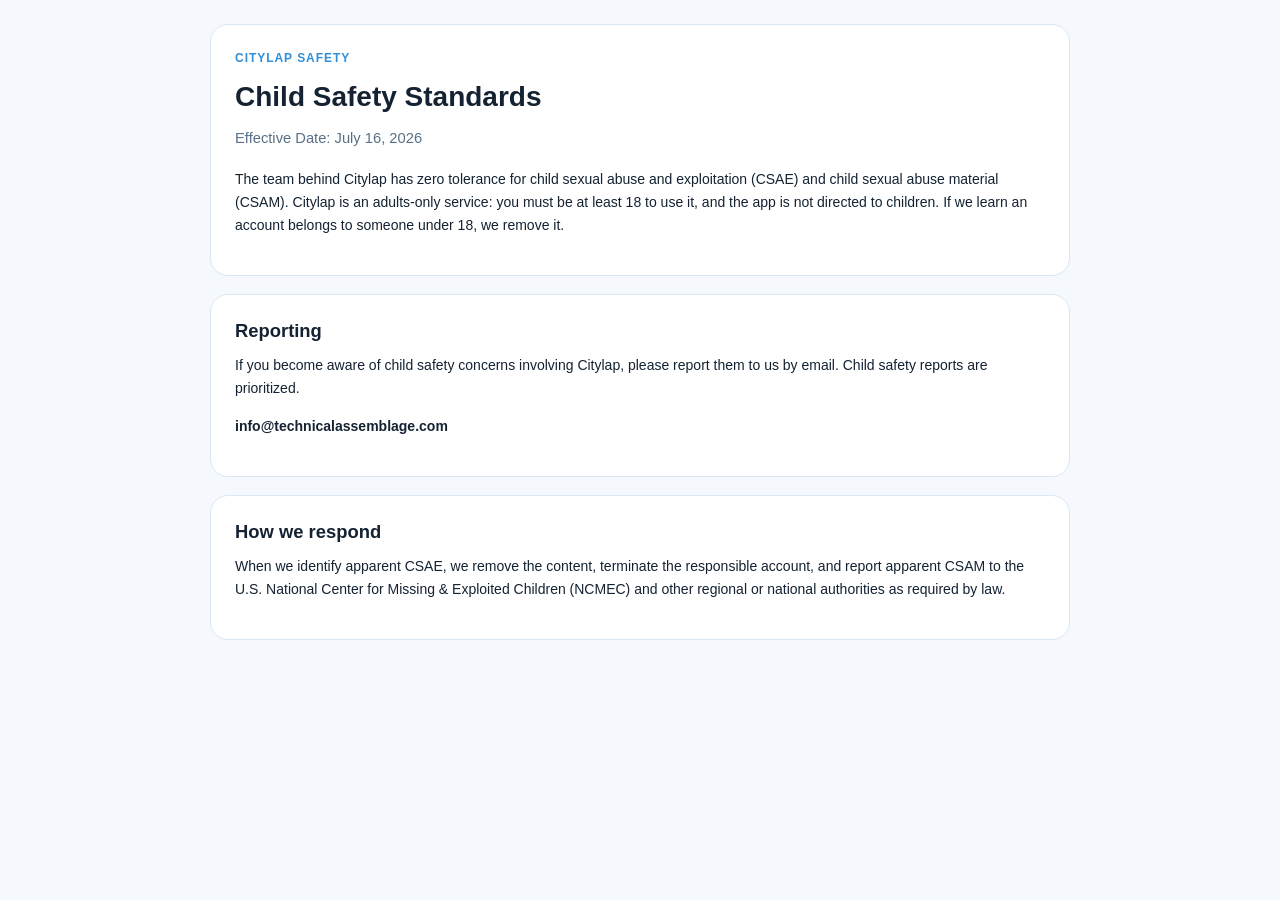
<file: docs/child-safety.html>
<!DOCTYPE html>
<html lang="en">
  <head>
    <meta charset="UTF-8" />
    <meta name="viewport" content="width=device-width, initial-scale=1.0" />
    <title>Citylap Child Safety Standards</title>
    <style>
      :root {
        color-scheme: light dark;
        --bg: #f5f8fc;
        --panel: #ffffff;
        --text: #142232;
        --muted: #5a7086;
        --border: #dbe7f3;
        --accent: #2f8fd9;
      }

      @media (prefers-color-scheme: dark) {
        :root {
          --bg: #09131d;
          --panel: #111d29;
          --text: #edf4fb;
          --muted: #b4c4d6;
          --border: rgba(255, 255, 255, 0.14);
          --accent: #78c8ff;
        }
      }

      * {
        box-sizing: border-box;
      }

      body {
        margin: 0;
        padding: 24px;
        background: var(--bg);
        color: var(--text);
        font-family: -apple-system, BlinkMacSystemFont, "Segoe UI", sans-serif;
        font-size: 14px;
        line-height: 1.65;
      }

      main {
        max-width: 860px;
        margin: 0 auto;
      }

      .card {
        background: var(--panel);
        border: 1px solid var(--border);
        border-radius: 18px;
        padding: 24px;
        margin-bottom: 18px;
      }

      .eyebrow {
        margin: 0 0 10px;
        color: var(--accent);
        font-size: 0.75rem;
        font-weight: 700;
        letter-spacing: 0.08em;
        text-transform: uppercase;
      }

      h1,
      h2 {
        margin: 0 0 12px;
        line-height: 1.25;
      }

      h1 {
        font-size: 1.75rem;
      }

      h2 {
        font-size: 1.15rem;
      }

      p {
        margin: 0 0 14px;
      }

      ul {
        margin: 0 0 14px 20px;
        padding: 0;
      }

      li + li {
        margin-top: 8px;
      }

      .meta {
        margin-bottom: 18px;
        color: var(--muted);
        font-size: 0.92rem;
      }

      .contact {
        font-weight: 600;
      }

      a {
        color: var(--accent);
      }
    </style>
  </head>
  <body>
    <main>
      <section class="card">
        <p class="eyebrow">Citylap Safety</p>
        <h1>Child Safety Standards</h1>
        <p class="meta">Effective Date: July 16, 2026</p>
        <p>
          The team behind Citylap has zero tolerance for child sexual abuse and
          exploitation (CSAE) and child sexual abuse material (CSAM). Citylap is
          an adults-only service: you must be at least 18 to use it, and the app
          is not directed to children. If we learn an account belongs to someone
          under 18, we remove it.
        </p>
      </section>

      <section class="card">
        <h2>Reporting</h2>
        <p>
          If you become aware of child safety concerns involving Citylap, please
          report them to us by email. Child safety reports are prioritized.
        </p>
        <p class="contact">info@technicalassemblage.com</p>
      </section>

      <section class="card">
        <h2>How we respond</h2>
        <p>
          When we identify apparent CSAE, we remove the content, terminate the
          responsible account, and report apparent CSAM to the U.S. National
          Center for Missing &amp; Exploited Children (NCMEC) and other regional
          or national authorities as required by law.
        </p>
      </section>
    </main>
  </body>
</html>
</file>
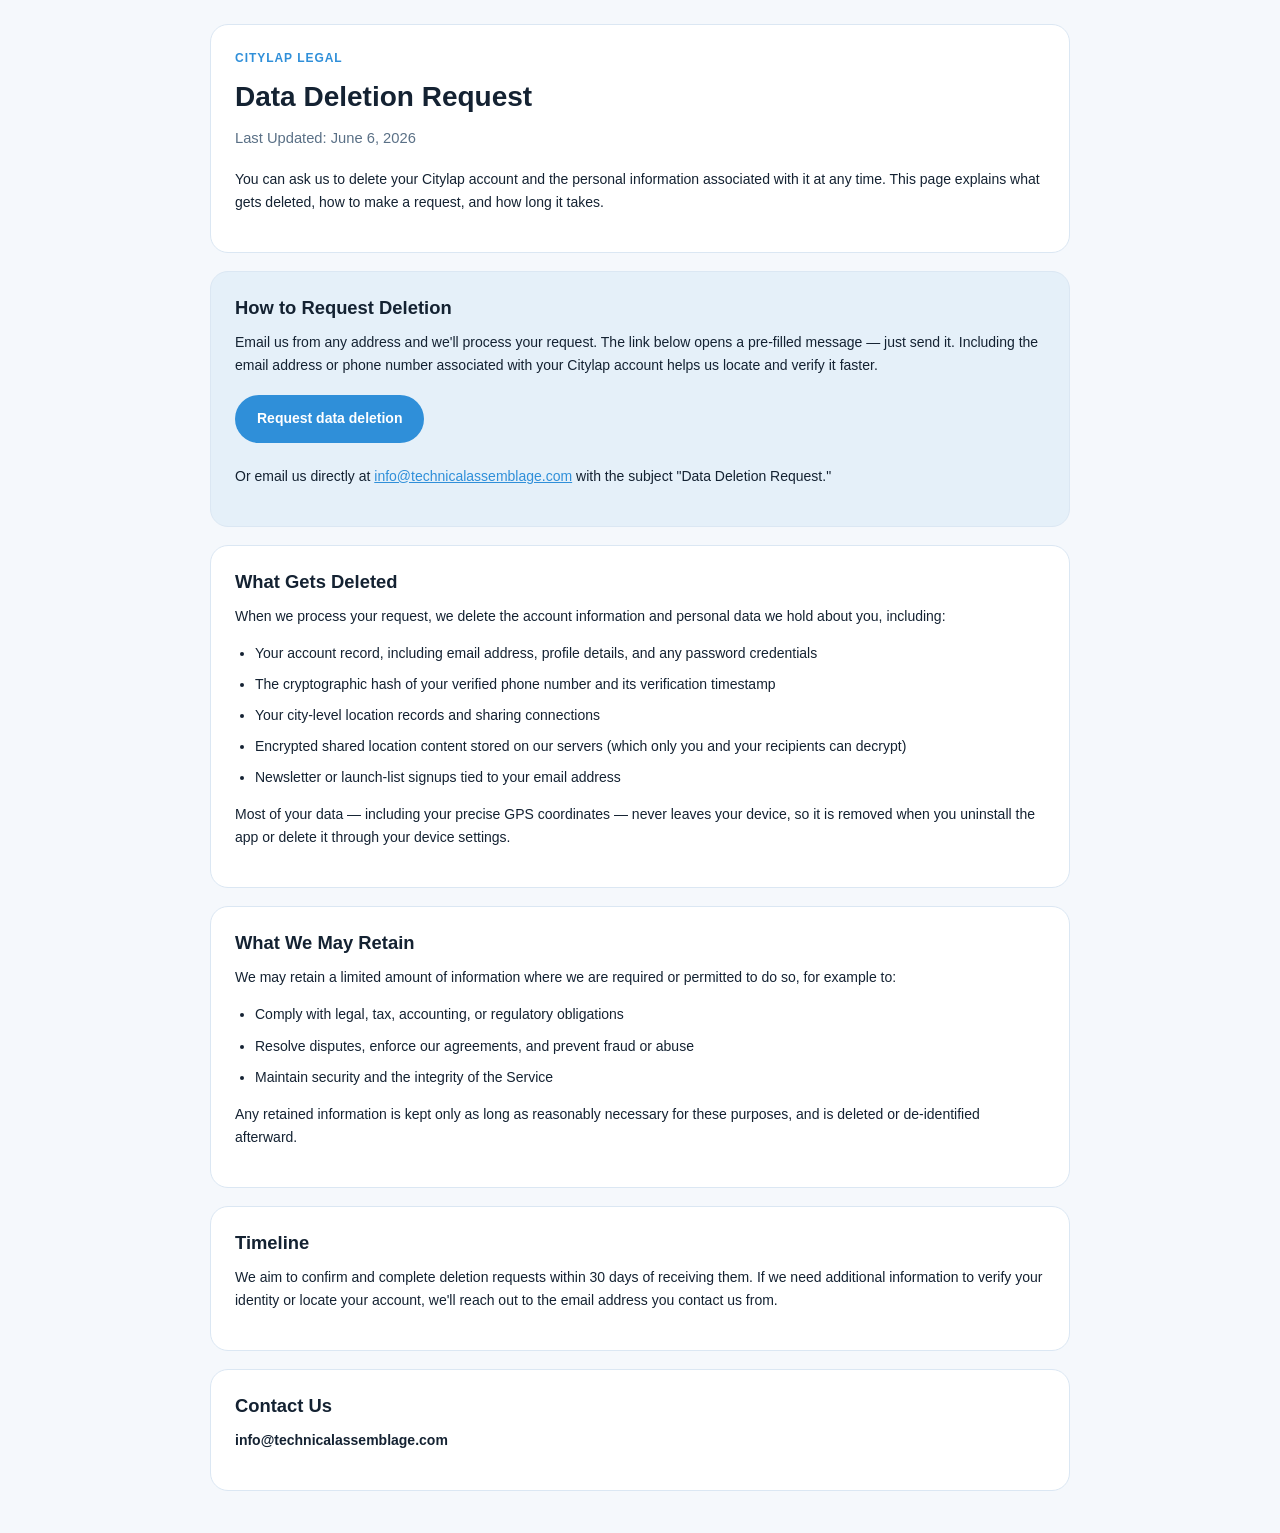
<file: docs/data-deletion.html>
<!DOCTYPE html>
<html lang="en">
  <head>
    <meta charset="UTF-8" />
    <meta name="viewport" content="width=device-width, initial-scale=1.0" />
    <title>Citylap Data Deletion Request</title>
    <style>
      :root {
        color-scheme: light dark;
        --bg: #f5f8fc;
        --panel: #ffffff;
        --text: #142232;
        --muted: #5a7086;
        --border: #dbe7f3;
        --accent: #2f8fd9;
        --accent-soft: rgba(47, 143, 217, 0.08);
      }

      @media (prefers-color-scheme: dark) {
        :root {
          --bg: #09131d;
          --panel: #111d29;
          --text: #edf4fb;
          --muted: #b4c4d6;
          --border: rgba(255, 255, 255, 0.14);
          --accent: #78c8ff;
          --accent-soft: rgba(120, 200, 255, 0.12);
        }
      }

      * {
        box-sizing: border-box;
      }

      body {
        margin: 0;
        padding: 24px;
        background: var(--bg);
        color: var(--text);
        font-family: -apple-system, BlinkMacSystemFont, "Segoe UI", sans-serif;
        font-size: 14px;
        line-height: 1.65;
      }

      main {
        max-width: 860px;
        margin: 0 auto;
      }

      .card {
        background: var(--panel);
        border: 1px solid var(--border);
        border-radius: 18px;
        padding: 24px;
        margin-bottom: 18px;
      }

      .eyebrow {
        margin: 0 0 10px;
        color: var(--accent);
        font-size: 0.75rem;
        font-weight: 700;
        letter-spacing: 0.08em;
        text-transform: uppercase;
      }

      h1,
      h2,
      h3 {
        margin: 0 0 12px;
        line-height: 1.25;
      }

      h1 {
        font-size: 1.75rem;
      }

      h2 {
        font-size: 1.15rem;
      }

      h3 {
        font-size: 0.95rem;
        margin-top: 18px;
      }

      p {
        margin: 0 0 14px;
      }

      ul {
        margin: 0 0 14px 20px;
        padding: 0;
      }

      li + li {
        margin-top: 8px;
      }

      .meta {
        margin-bottom: 18px;
        color: var(--muted);
        font-size: 0.92rem;
      }

      .summary {
        background: var(--accent-soft);
      }

      .request-button {
        display: inline-block;
        margin: 4px 0 8px;
        padding: 12px 22px;
        border-radius: 999px;
        background: var(--accent);
        color: #ffffff;
        font-weight: 700;
        text-decoration: none;
      }

      @media (prefers-color-scheme: dark) {
        .request-button {
          color: #06131f;
        }
      }

      .contact {
        font-weight: 600;
      }

      a {
        color: var(--accent);
      }
    </style>
  </head>
  <body>
    <main>
      <section class="card">
        <p class="eyebrow">Citylap Legal</p>
        <h1>Data Deletion Request</h1>
        <p class="meta">Last Updated: June 6, 2026</p>
        <p>
          You can ask us to delete your Citylap account and
          the personal information associated with it at any time. This page
          explains what gets deleted, how to make a request, and how long it
          takes.
        </p>
      </section>

      <section class="card summary">
        <h2>How to Request Deletion</h2>
        <p>
          Email us from any address and we'll process your request. The link
          below opens a pre-filled message — just send it. Including the email
          address or phone number associated with your Citylap account helps us
          locate and verify it faster.
        </p>
        <p>
          <a
            class="request-button"
            href="mailto:info@technicalassemblage.com?subject=Data%20Deletion%20Request&body=Please%20delete%20my%20Citylap%20account%20and%20all%20associated%20data.%0D%0A%0D%0AEmail%20or%20phone%20number%20on%20my%20account%3A%20%0D%0A"
            >Request data deletion</a
          >
        </p>
        <p>
          Or email us directly at
          <a href="mailto:info@technicalassemblage.com">info@technicalassemblage.com</a>
          with the subject "Data Deletion Request."
        </p>
      </section>

      <section class="card">
        <h2>What Gets Deleted</h2>
        <p>
          When we process your request, we delete the account information and
          personal data we hold about you, including:
        </p>
        <ul>
          <li>Your account record, including email address, profile details, and any password credentials</li>
          <li>The cryptographic hash of your verified phone number and its verification timestamp</li>
          <li>Your city-level location records and sharing connections</li>
          <li>Encrypted shared location content stored on our servers (which only you and your recipients can decrypt)</li>
          <li>Newsletter or launch-list signups tied to your email address</li>
        </ul>
        <p>
          Most of your data — including your precise GPS coordinates — never
          leaves your device, so it is removed when you uninstall the app or
          delete it through your device settings.
        </p>
      </section>

      <section class="card">
        <h2>What We May Retain</h2>
        <p>
          We may retain a limited amount of information where we are required or
          permitted to do so, for example to:
        </p>
        <ul>
          <li>Comply with legal, tax, accounting, or regulatory obligations</li>
          <li>Resolve disputes, enforce our agreements, and prevent fraud or abuse</li>
          <li>Maintain security and the integrity of the Service</li>
        </ul>
        <p>
          Any retained information is kept only as long as reasonably necessary
          for these purposes, and is deleted or de-identified afterward.
        </p>
      </section>

      <section class="card">
        <h2>Timeline</h2>
        <p>
          We aim to confirm and complete deletion requests within 30 days of
          receiving them. If we need additional information to verify your
          identity or locate your account, we'll reach out to the email address
          you contact us from.
        </p>
      </section>

      <section class="card">
        <h2>Contact Us</h2>
        <p class="contact">info@technicalassemblage.com</p>
      </section>
    </main>
  </body>
</html>
</file>
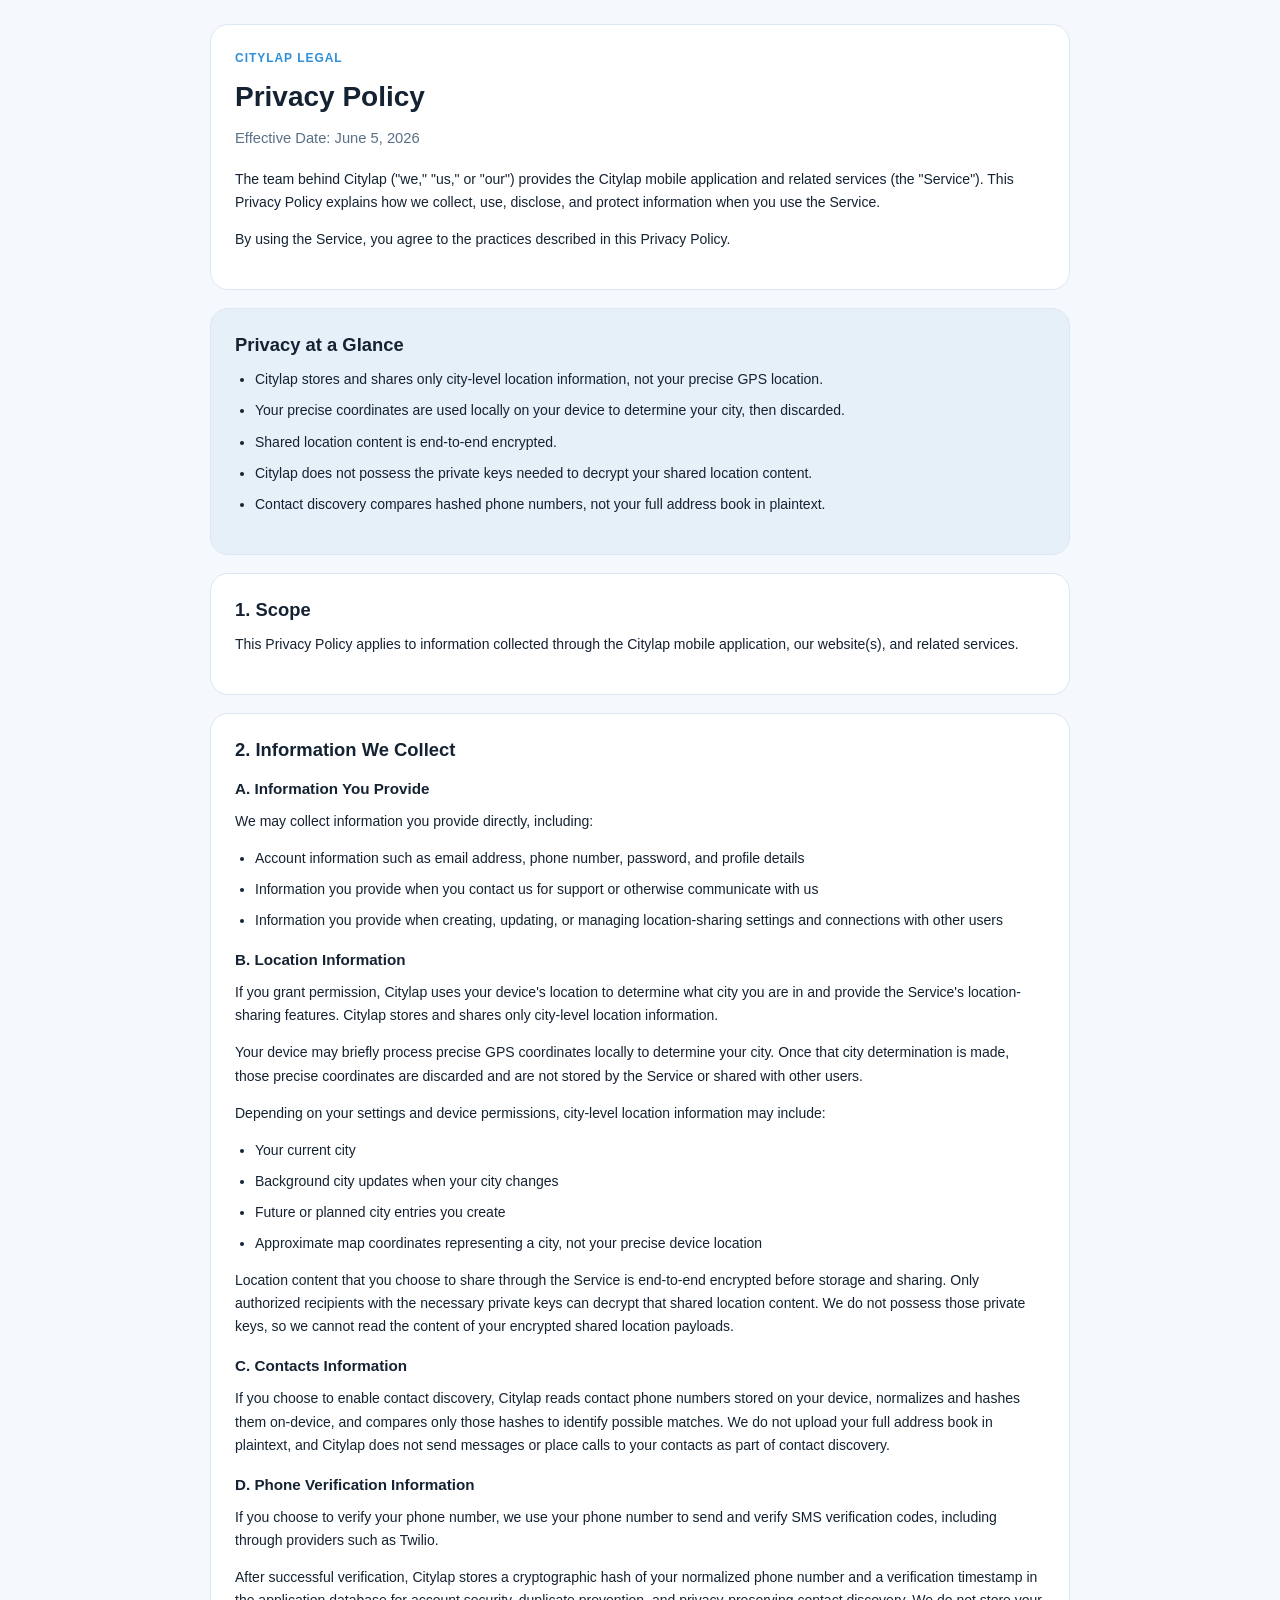
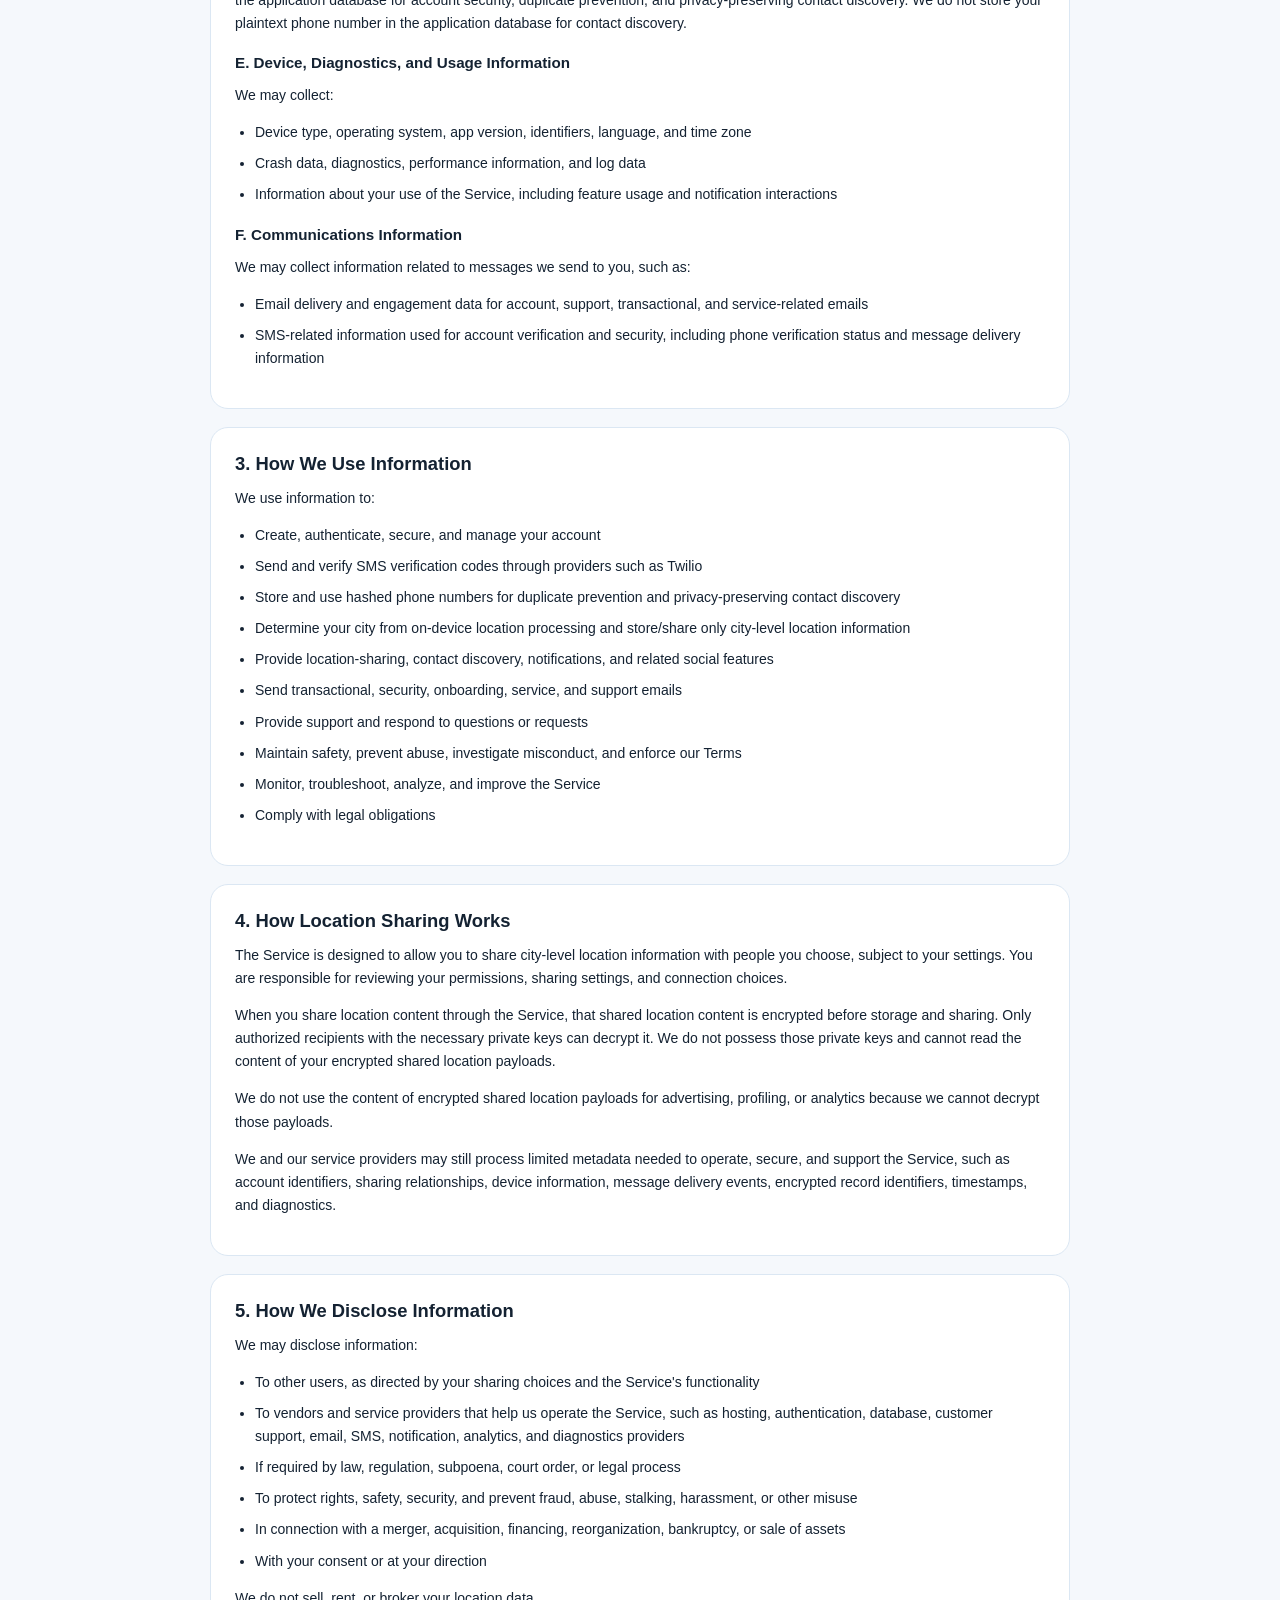
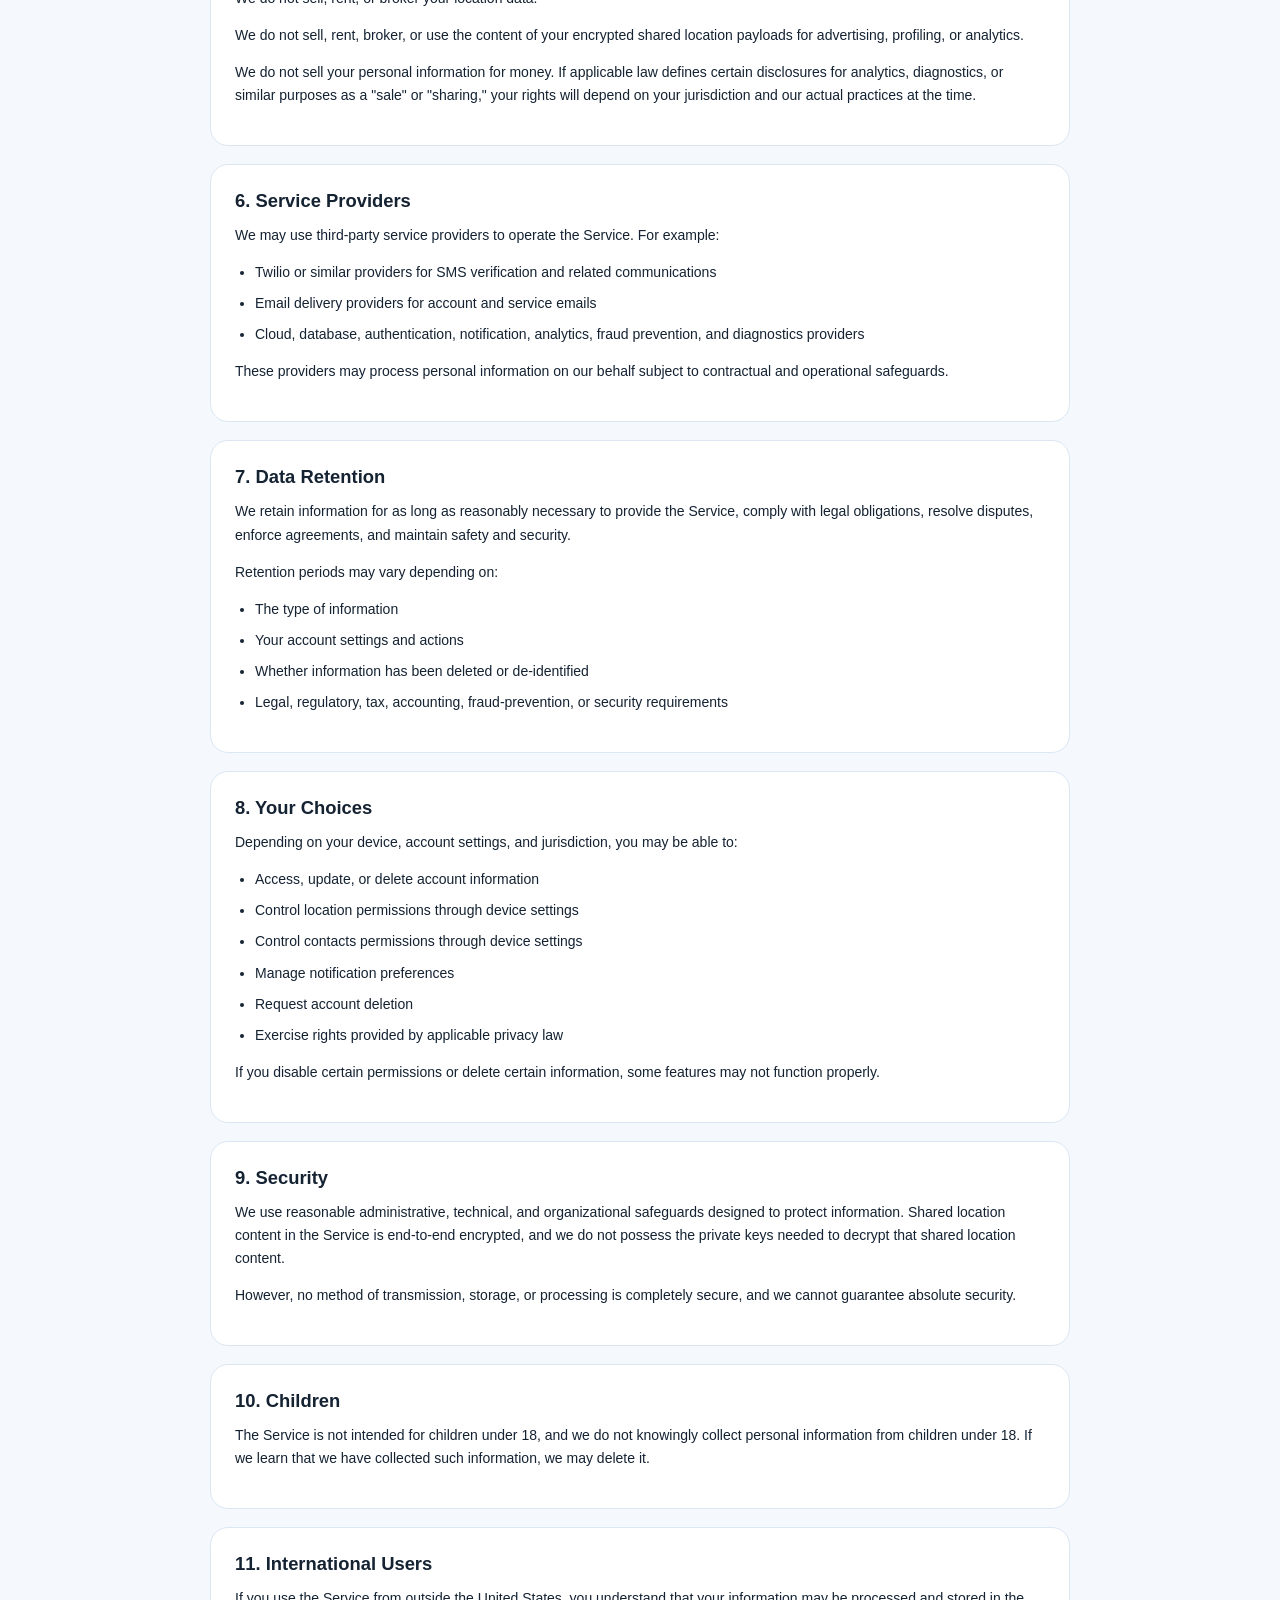
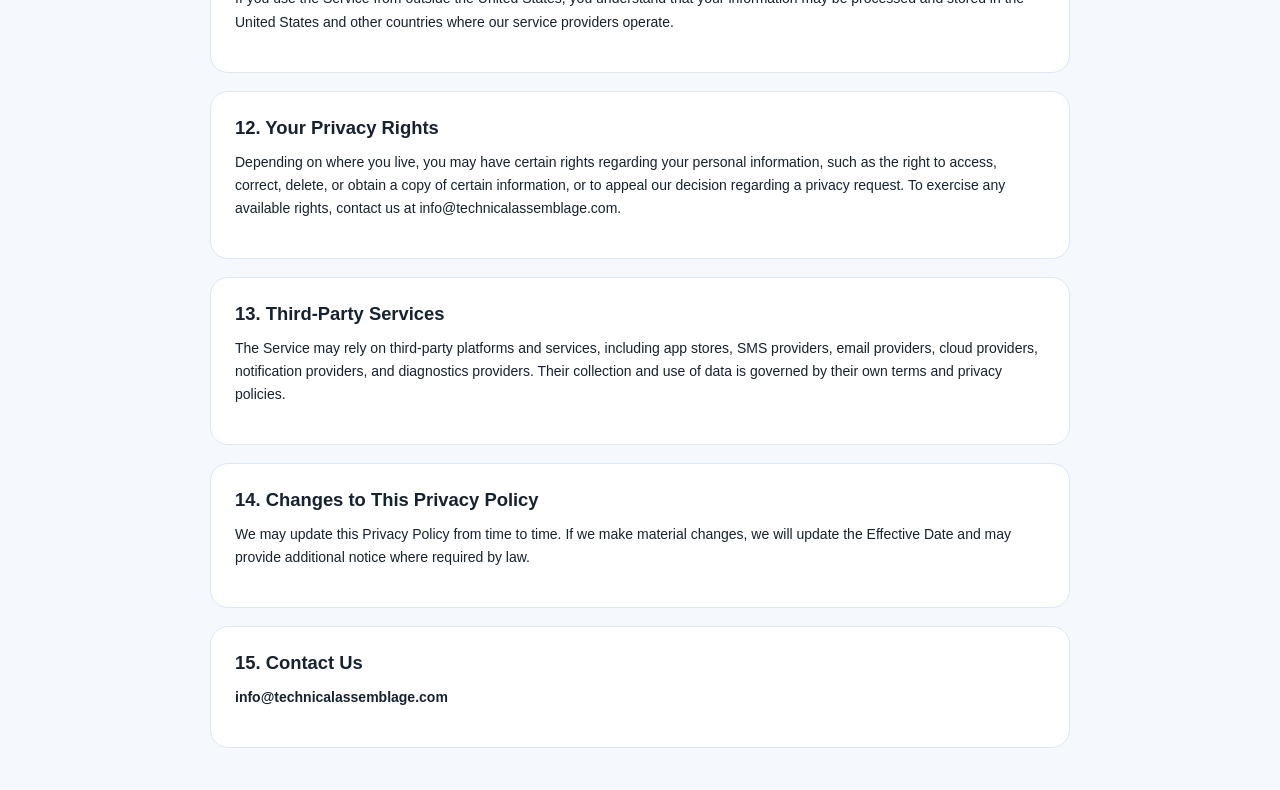
<file: docs/privacy-policy.html>
<!DOCTYPE html>
<html lang="en">
  <head>
    <meta charset="UTF-8" />
    <meta name="viewport" content="width=device-width, initial-scale=1.0" />
    <title>Citylap Privacy Policy</title>
    <style>
      :root {
        color-scheme: light dark;
        --bg: #f5f8fc;
        --panel: #ffffff;
        --text: #142232;
        --muted: #5a7086;
        --border: #dbe7f3;
        --accent: #2f8fd9;
        --accent-soft: rgba(47, 143, 217, 0.08);
      }

      @media (prefers-color-scheme: dark) {
        :root {
          --bg: #09131d;
          --panel: #111d29;
          --text: #edf4fb;
          --muted: #b4c4d6;
          --border: rgba(255, 255, 255, 0.14);
          --accent: #78c8ff;
          --accent-soft: rgba(120, 200, 255, 0.12);
        }
      }

      * {
        box-sizing: border-box;
      }

      body {
        margin: 0;
        padding: 24px;
        background: var(--bg);
        color: var(--text);
        font-family: -apple-system, BlinkMacSystemFont, "Segoe UI", sans-serif;
        font-size: 14px;
        line-height: 1.65;
      }

      main {
        max-width: 860px;
        margin: 0 auto;
      }

      .card {
        background: var(--panel);
        border: 1px solid var(--border);
        border-radius: 18px;
        padding: 24px;
        margin-bottom: 18px;
      }

      .eyebrow {
        margin: 0 0 10px;
        color: var(--accent);
        font-size: 0.75rem;
        font-weight: 700;
        letter-spacing: 0.08em;
        text-transform: uppercase;
      }

      h1,
      h2,
      h3 {
        margin: 0 0 12px;
        line-height: 1.25;
      }

      h1 {
        font-size: 1.75rem;
      }

      h2 {
        font-size: 1.15rem;
      }

      h3 {
        font-size: 0.95rem;
        margin-top: 18px;
      }

      p {
        margin: 0 0 14px;
      }

      ul {
        margin: 0 0 14px 20px;
        padding: 0;
      }

      li + li {
        margin-top: 8px;
      }

      .meta {
        margin-bottom: 18px;
        color: var(--muted);
        font-size: 0.92rem;
      }

      .summary {
        background: var(--accent-soft);
      }

      .contact {
        font-weight: 600;
      }
    </style>
  </head>
  <body>
    <main>
      <section class="card">
        <p class="eyebrow">Citylap Legal</p>
        <h1>Privacy Policy</h1>
        <p class="meta">Effective Date: June 5, 2026</p>
        <p>
          The team behind Citylap ("we," "us," or "our") provides the Citylap
          mobile application and related services (the "Service"). This Privacy
          Policy explains how we collect, use, disclose, and protect
          information when you use the Service.
        </p>
        <p>By using the Service, you agree to the practices described in this Privacy Policy.</p>
      </section>

      <section class="card summary">
        <h2>Privacy at a Glance</h2>
        <ul>
          <li>Citylap stores and shares only city-level location information, not your precise GPS location.</li>
          <li>Your precise coordinates are used locally on your device to determine your city, then discarded.</li>
          <li>Shared location content is end-to-end encrypted.</li>
          <li>Citylap does not possess the private keys needed to decrypt your shared location content.</li>
          <li>Contact discovery compares hashed phone numbers, not your full address book in plaintext.</li>
        </ul>
      </section>

      <section class="card">
        <h2>1. Scope</h2>
        <p>
          This Privacy Policy applies to information collected through the
          Citylap mobile application, our website(s), and related services.
        </p>
      </section>

      <section class="card">
        <h2>2. Information We Collect</h2>
        <h3>A. Information You Provide</h3>
        <p>We may collect information you provide directly, including:</p>
        <ul>
          <li>Account information such as email address, phone number, password, and profile details</li>
          <li>Information you provide when you contact us for support or otherwise communicate with us</li>
          <li>Information you provide when creating, updating, or managing location-sharing settings and connections with other users</li>
        </ul>
        <h3>B. Location Information</h3>
        <p>
          If you grant permission, Citylap uses your device's location to
          determine what city you are in and provide the Service's
          location-sharing features. Citylap stores and shares only city-level
          location information.
        </p>
        <p>
          Your device may briefly process precise GPS coordinates locally to
          determine your city. Once that city determination is made, those
          precise coordinates are discarded and are not stored by the Service or
          shared with other users.
        </p>
        <p>Depending on your settings and device permissions, city-level location information may include:</p>
        <ul>
          <li>Your current city</li>
          <li>Background city updates when your city changes</li>
          <li>Future or planned city entries you create</li>
          <li>Approximate map coordinates representing a city, not your precise device location</li>
        </ul>
        <p>
          Location content that you choose to share through the Service is
          end-to-end encrypted before storage and sharing. Only authorized
          recipients with the necessary private keys can decrypt that shared
          location content. We do not possess those private keys, so we cannot
          read the content of your encrypted shared location payloads.
        </p>
        <h3>C. Contacts Information</h3>
        <p>
          If you choose to enable contact discovery, Citylap reads contact phone
          numbers stored on your device, normalizes and hashes them on-device,
          and compares only those hashes to identify possible matches. We do not
          upload your full address book in plaintext, and Citylap does not send
          messages or place calls to your contacts as part of contact discovery.
        </p>
        <h3>D. Phone Verification Information</h3>
        <p>
          If you choose to verify your phone number, we use your phone number to
          send and verify SMS verification codes, including through providers
          such as Twilio.
        </p>
        <p>
          After successful verification, Citylap stores a cryptographic hash of
          your normalized phone number and a verification timestamp in the
          application database for account security, duplicate prevention, and
          privacy-preserving contact discovery. We do not store your plaintext
          phone number in the application database for contact discovery.
        </p>
        <h3>E. Device, Diagnostics, and Usage Information</h3>
        <p>We may collect:</p>
        <ul>
          <li>Device type, operating system, app version, identifiers, language, and time zone</li>
          <li>Crash data, diagnostics, performance information, and log data</li>
          <li>Information about your use of the Service, including feature usage and notification interactions</li>
        </ul>
        <h3>F. Communications Information</h3>
        <p>We may collect information related to messages we send to you, such as:</p>
        <ul>
          <li>Email delivery and engagement data for account, support, transactional, and service-related emails</li>
          <li>SMS-related information used for account verification and security, including phone verification status and message delivery information</li>
        </ul>
      </section>

      <section class="card">
        <h2>3. How We Use Information</h2>
        <p>We use information to:</p>
        <ul>
          <li>Create, authenticate, secure, and manage your account</li>
          <li>Send and verify SMS verification codes through providers such as Twilio</li>
          <li>Store and use hashed phone numbers for duplicate prevention and privacy-preserving contact discovery</li>
          <li>Determine your city from on-device location processing and store/share only city-level location information</li>
          <li>Provide location-sharing, contact discovery, notifications, and related social features</li>
          <li>Send transactional, security, onboarding, service, and support emails</li>
          <li>Provide support and respond to questions or requests</li>
          <li>Maintain safety, prevent abuse, investigate misconduct, and enforce our Terms</li>
          <li>Monitor, troubleshoot, analyze, and improve the Service</li>
          <li>Comply with legal obligations</li>
        </ul>
      </section>

      <section class="card">
        <h2>4. How Location Sharing Works</h2>
        <p>
          The Service is designed to allow you to share city-level location
          information with people you choose, subject to your settings. You are
          responsible for reviewing your permissions, sharing settings, and
          connection choices.
        </p>
        <p>
          When you share location content through the Service, that shared
          location content is encrypted before storage and sharing. Only
          authorized recipients with the necessary private keys can decrypt it.
          We do not possess those private keys and cannot read the content of
          your encrypted shared location payloads.
        </p>
        <p>
          We do not use the content of encrypted shared location payloads for
          advertising, profiling, or analytics because we cannot decrypt those
          payloads.
        </p>
        <p>
          We and our service providers may still process limited metadata needed
          to operate, secure, and support the Service, such as account
          identifiers, sharing relationships, device information, message
          delivery events, encrypted record identifiers, timestamps, and
          diagnostics.
        </p>
      </section>

      <section class="card">
        <h2>5. How We Disclose Information</h2>
        <p>We may disclose information:</p>
        <ul>
          <li>To other users, as directed by your sharing choices and the Service's functionality</li>
          <li>To vendors and service providers that help us operate the Service, such as hosting, authentication, database, customer support, email, SMS, notification, analytics, and diagnostics providers</li>
          <li>If required by law, regulation, subpoena, court order, or legal process</li>
          <li>To protect rights, safety, security, and prevent fraud, abuse, stalking, harassment, or other misuse</li>
          <li>In connection with a merger, acquisition, financing, reorganization, bankruptcy, or sale of assets</li>
          <li>With your consent or at your direction</li>
        </ul>
        <p>We do not sell, rent, or broker your location data.</p>
        <p>
          We do not sell, rent, broker, or use the content of your encrypted
          shared location payloads for advertising, profiling, or analytics.
        </p>
        <p>
          We do not sell your personal information for money. If applicable law
          defines certain disclosures for analytics, diagnostics, or similar
          purposes as a "sale" or "sharing," your rights will depend on your
          jurisdiction and our actual practices at the time.
        </p>
      </section>

      <section class="card">
        <h2>6. Service Providers</h2>
        <p>We may use third-party service providers to operate the Service. For example:</p>
        <ul>
          <li>Twilio or similar providers for SMS verification and related communications</li>
          <li>Email delivery providers for account and service emails</li>
          <li>Cloud, database, authentication, notification, analytics, fraud prevention, and diagnostics providers</li>
        </ul>
        <p>
          These providers may process personal information on our behalf subject
          to contractual and operational safeguards.
        </p>
      </section>

      <section class="card">
        <h2>7. Data Retention</h2>
        <p>
          We retain information for as long as reasonably necessary to provide
          the Service, comply with legal obligations, resolve disputes, enforce
          agreements, and maintain safety and security.
        </p>
        <p>Retention periods may vary depending on:</p>
        <ul>
          <li>The type of information</li>
          <li>Your account settings and actions</li>
          <li>Whether information has been deleted or de-identified</li>
          <li>Legal, regulatory, tax, accounting, fraud-prevention, or security requirements</li>
        </ul>
      </section>

      <section class="card">
        <h2>8. Your Choices</h2>
        <p>Depending on your device, account settings, and jurisdiction, you may be able to:</p>
        <ul>
          <li>Access, update, or delete account information</li>
          <li>Control location permissions through device settings</li>
          <li>Control contacts permissions through device settings</li>
          <li>Manage notification preferences</li>
          <li>Request account deletion</li>
          <li>Exercise rights provided by applicable privacy law</li>
        </ul>
        <p>
          If you disable certain permissions or delete certain information, some
          features may not function properly.
        </p>
      </section>

      <section class="card">
        <h2>9. Security</h2>
        <p>
          We use reasonable administrative, technical, and organizational
          safeguards designed to protect information. Shared location content in
          the Service is end-to-end encrypted, and we do not possess the private
          keys needed to decrypt that shared location content.
        </p>
        <p>
          However, no method of transmission, storage, or processing is
          completely secure, and we cannot guarantee absolute security.
        </p>
      </section>

      <section class="card">
        <h2>10. Children</h2>
        <p>
          The Service is not intended for children under 18, and we do not
          knowingly collect personal information from children under 18. If we
          learn that we have collected such information, we may delete it.
        </p>
      </section>

      <section class="card">
        <h2>11. International Users</h2>
        <p>
          If you use the Service from outside the United States, you understand
          that your information may be processed and stored in the United States
          and other countries where our service providers operate.
        </p>
      </section>

      <section class="card">
        <h2>12. Your Privacy Rights</h2>
        <p>
          Depending on where you live, you may have certain rights regarding
          your personal information, such as the right to access, correct,
          delete, or obtain a copy of certain information, or to appeal our
          decision regarding a privacy request. To exercise any available
          rights, contact us at info@technicalassemblage.com.
        </p>
      </section>

      <section class="card">
        <h2>13. Third-Party Services</h2>
        <p>
          The Service may rely on third-party platforms and services, including
          app stores, SMS providers, email providers, cloud providers,
          notification providers, and diagnostics providers. Their collection
          and use of data is governed by their own terms and privacy policies.
        </p>
      </section>

      <section class="card">
        <h2>14. Changes to This Privacy Policy</h2>
        <p>
          We may update this Privacy Policy from time to time. If we make
          material changes, we will update the Effective Date and may provide
          additional notice where required by law.
        </p>
      </section>

      <section class="card">
        <h2>15. Contact Us</h2>
        <p class="contact">info@technicalassemblage.com</p>
      </section>
    </main>
  </body>
</html>
</file>
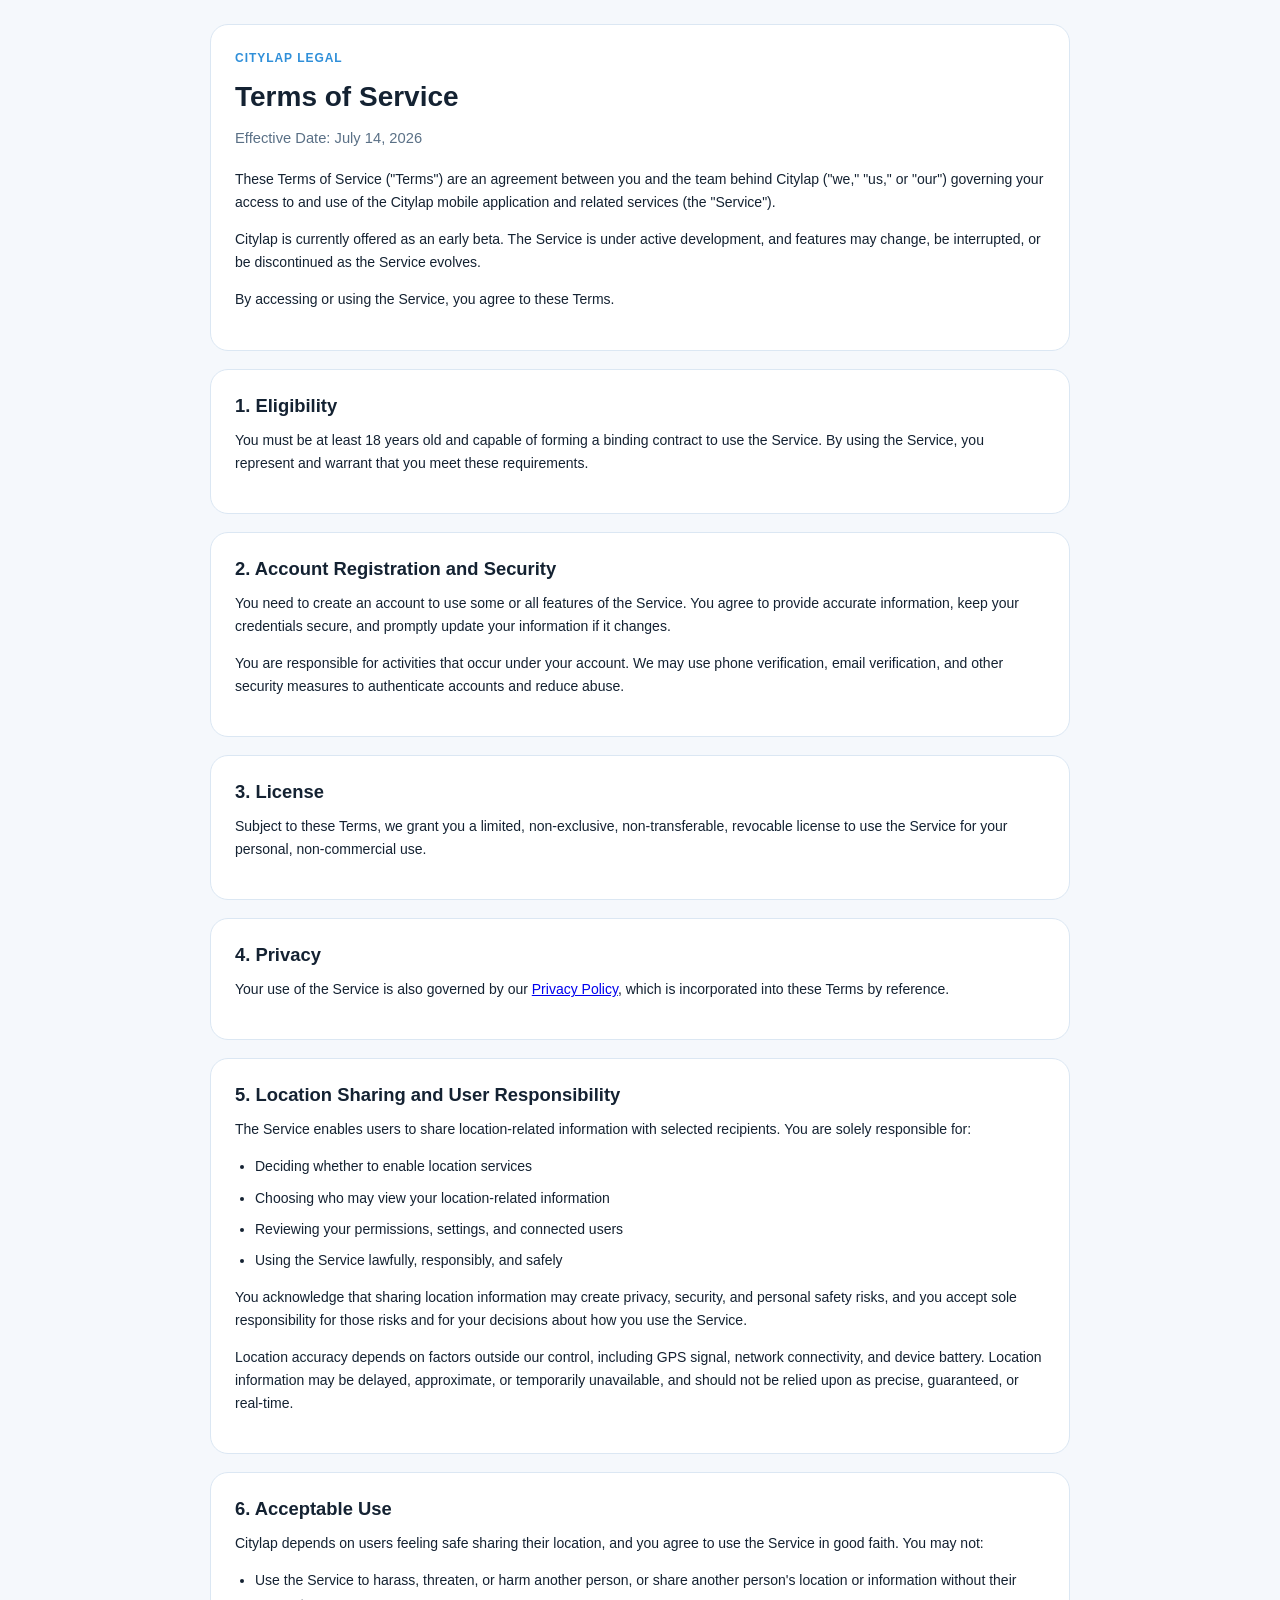
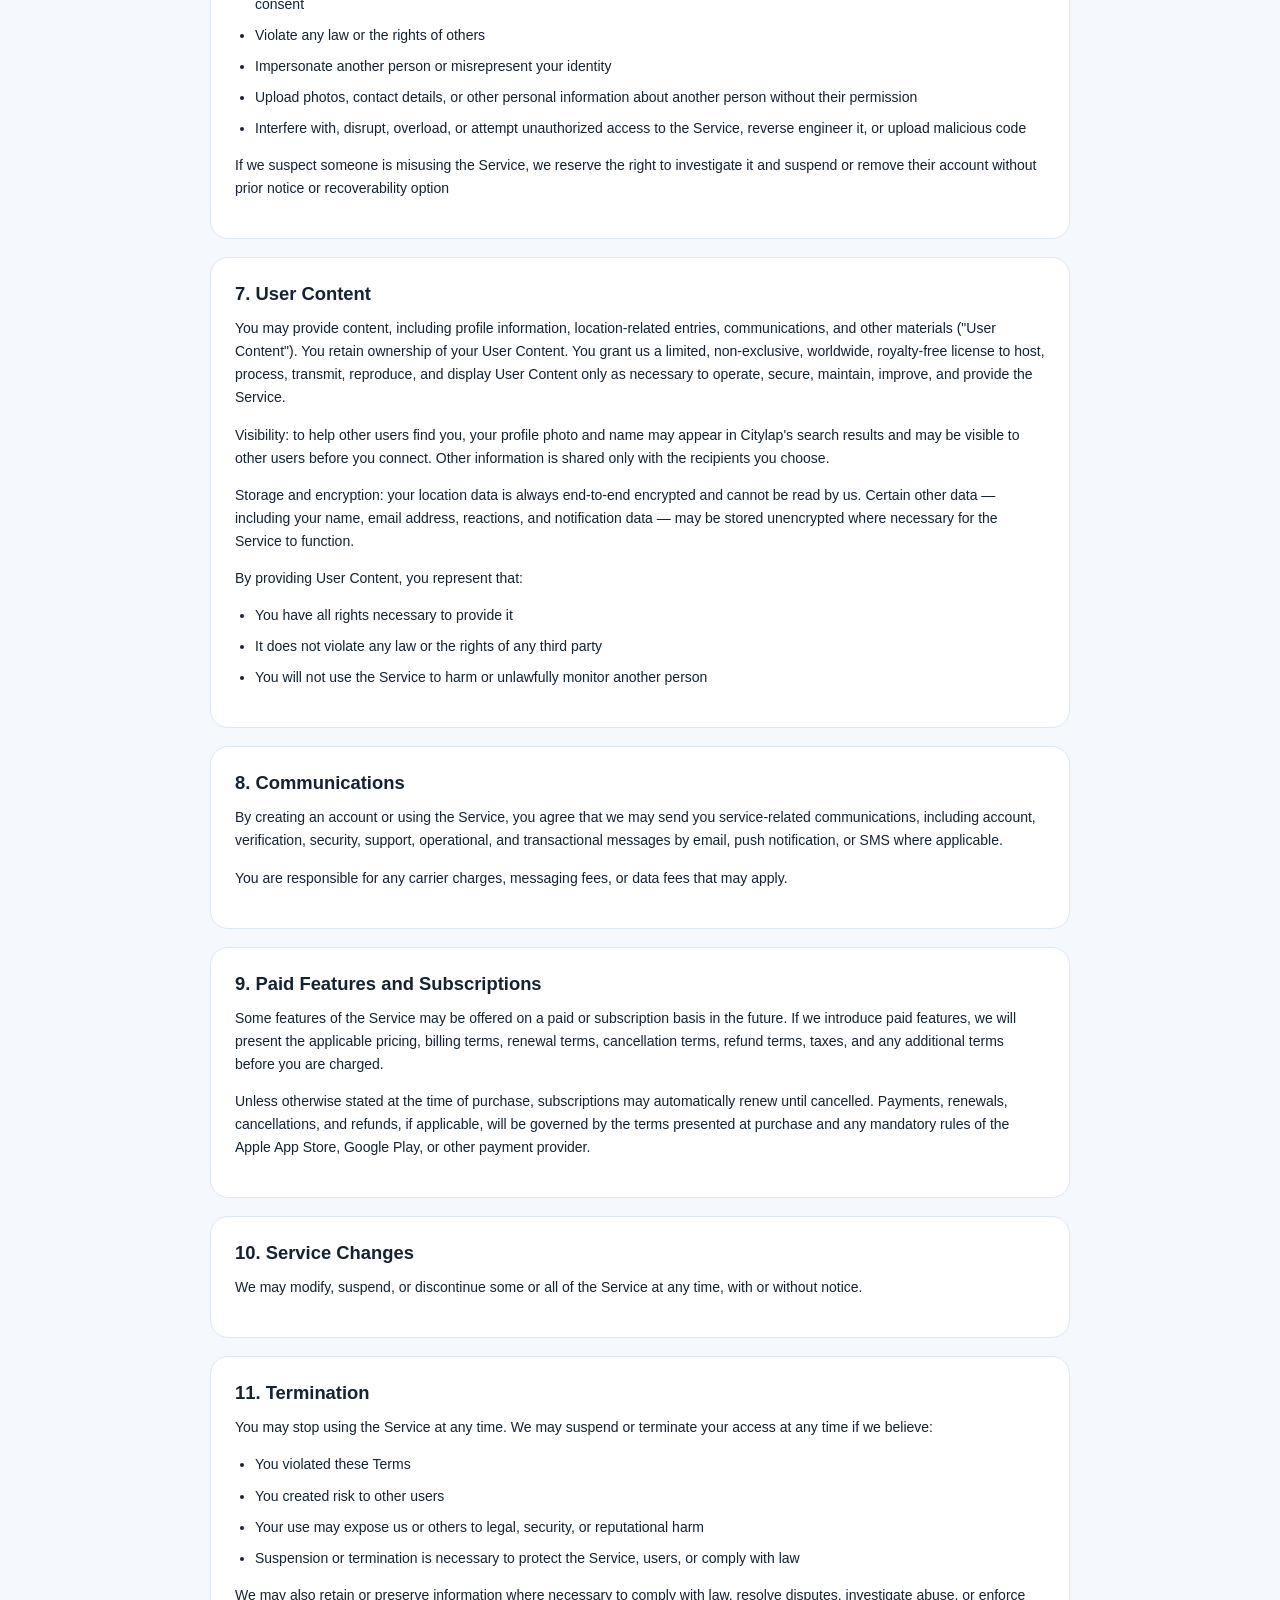
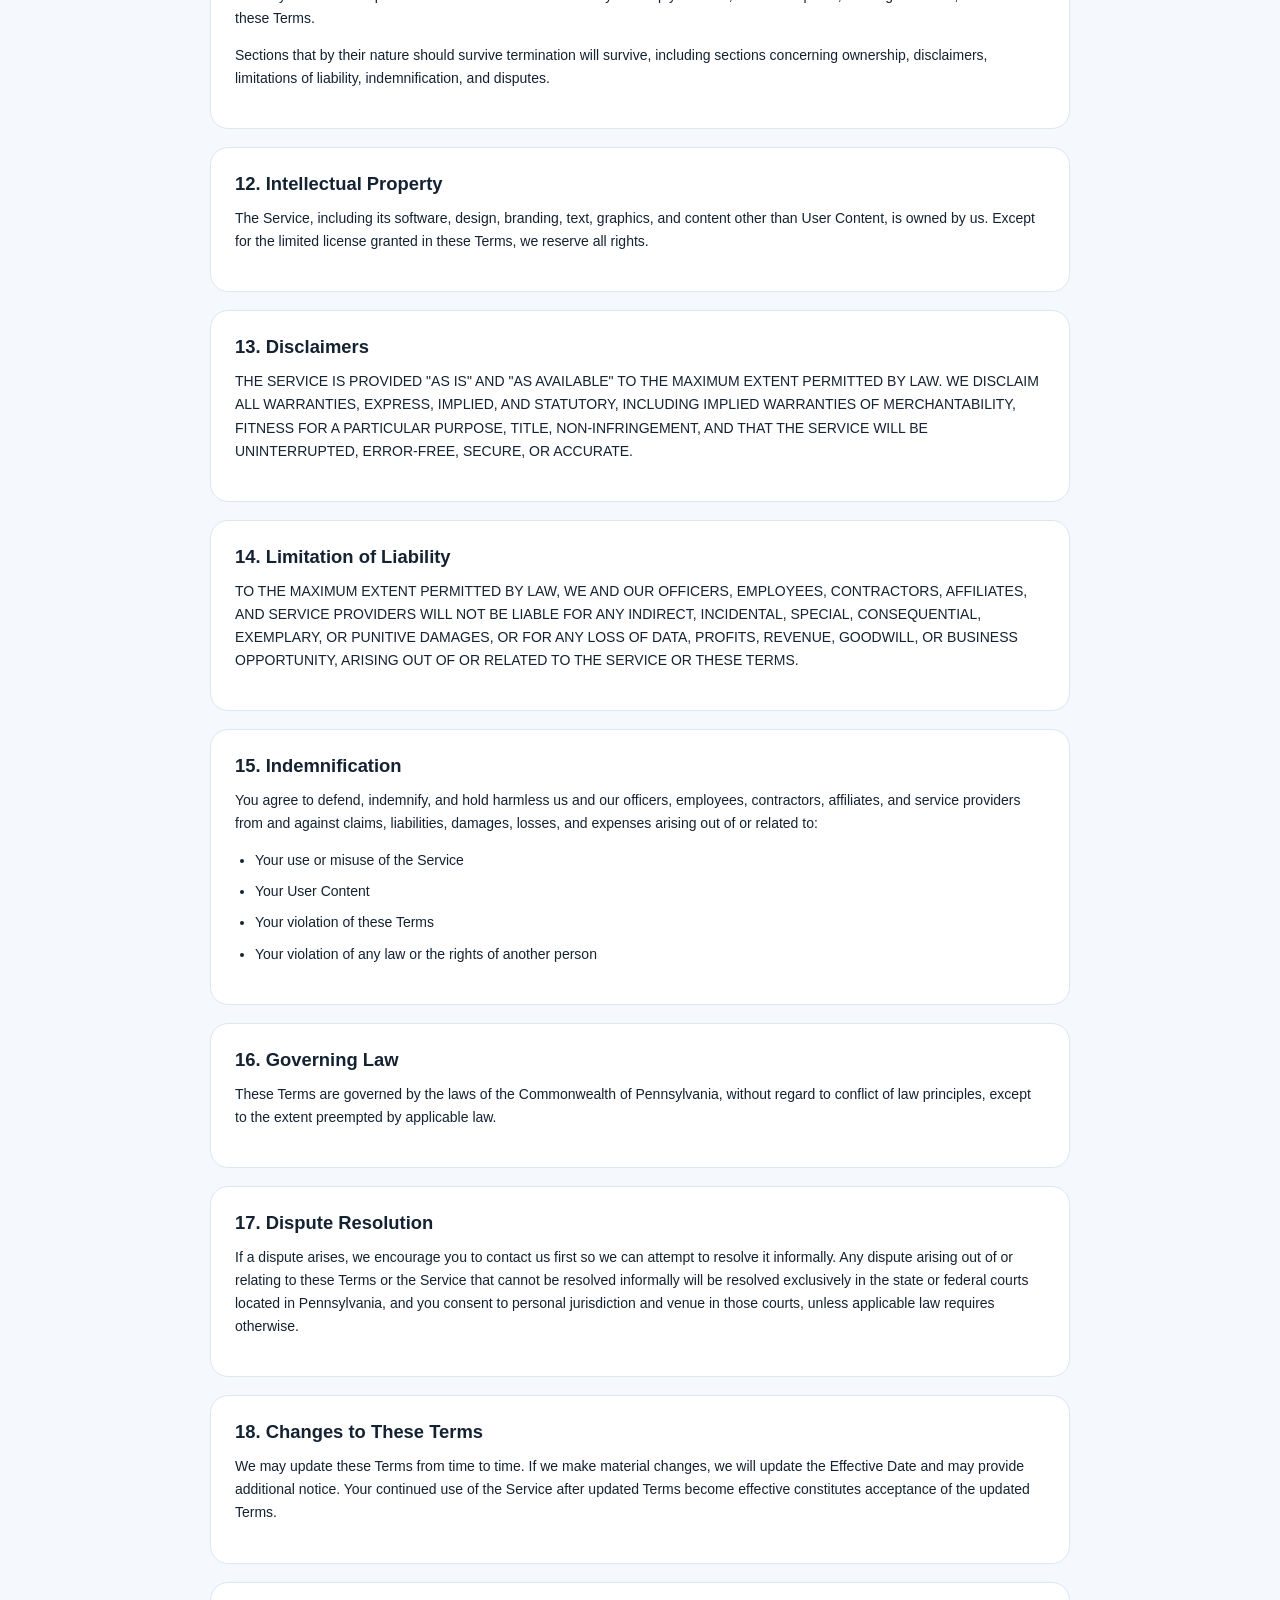
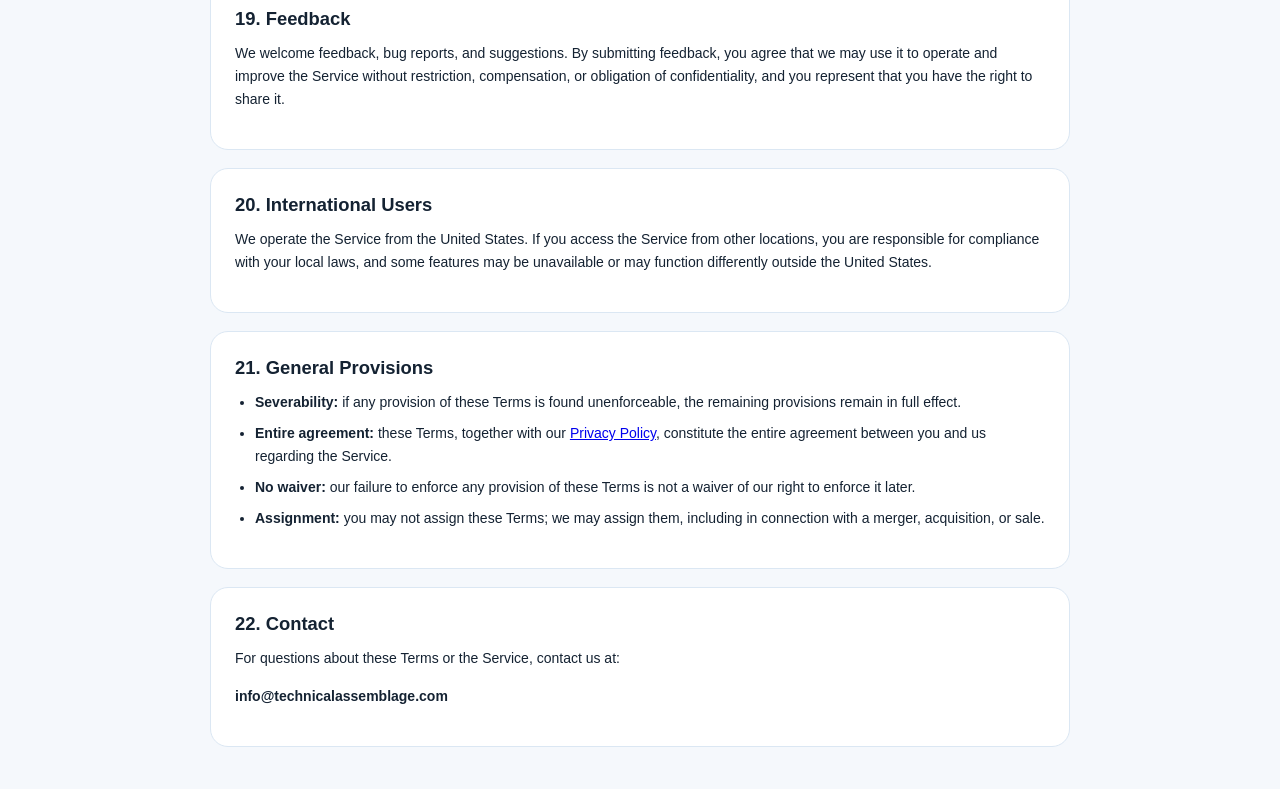
<file: docs/terms-of-service.html>
<!DOCTYPE html>
<html lang="en">
  <head>
    <meta charset="UTF-8" />
    <meta name="viewport" content="width=device-width, initial-scale=1.0" />
    <title>Citylap Terms of Service</title>
    <style>
      :root {
        color-scheme: light dark;
        --bg: #f5f8fc;
        --panel: #ffffff;
        --text: #142232;
        --muted: #5a7086;
        --border: #dbe7f3;
        --accent: #2f8fd9;
      }

      @media (prefers-color-scheme: dark) {
        :root {
          --bg: #09131d;
          --panel: #111d29;
          --text: #edf4fb;
          --muted: #b4c4d6;
          --border: rgba(255, 255, 255, 0.14);
          --accent: #78c8ff;
        }
      }

      * {
        box-sizing: border-box;
      }

      body {
        margin: 0;
        padding: 24px;
        background: var(--bg);
        color: var(--text);
        font-family: -apple-system, BlinkMacSystemFont, "Segoe UI", sans-serif;
        font-size: 14px;
        line-height: 1.65;
      }

      main {
        max-width: 860px;
        margin: 0 auto;
      }

      .card {
        background: var(--panel);
        border: 1px solid var(--border);
        border-radius: 18px;
        padding: 24px;
        margin-bottom: 18px;
      }

      .eyebrow {
        margin: 0 0 10px;
        color: var(--accent);
        font-size: 0.75rem;
        font-weight: 700;
        letter-spacing: 0.08em;
        text-transform: uppercase;
      }

      h1,
      h2 {
        margin: 0 0 12px;
        line-height: 1.25;
      }

      h1 {
        font-size: 1.75rem;
      }

      h2 {
        font-size: 1.15rem;
      }

      p {
        margin: 0 0 14px;
      }

      ul {
        margin: 0 0 14px 20px;
        padding: 0;
      }

      li + li {
        margin-top: 8px;
      }

      .meta {
        margin-bottom: 18px;
        color: var(--muted);
        font-size: 0.92rem;
      }

      .contact {
        font-weight: 600;
      }
    </style>
  </head>
  <body>
    <main>
      <section class="card">
        <p class="eyebrow">Citylap Legal</p>
        <h1>Terms of Service</h1>
        <p class="meta">Effective Date: July 14, 2026</p>
        <p>
          These Terms of Service ("Terms") are an agreement between you and
          the team behind Citylap ("we," "us," or "our") governing your access
          to and use of the Citylap mobile application and related services
          (the "Service").
        </p>
        <p>
          Citylap is currently offered as an early beta. The Service is under
          active development, and features may change, be interrupted, or be
          discontinued as the Service evolves.
        </p>
        <p>
          By accessing or using the Service, you agree to these Terms.
        </p>
      </section>

      <section class="card">
        <h2>1. Eligibility</h2>
        <p>
          You must be at least 18 years old and capable of forming a binding
          contract to use the Service. By using the Service, you represent and
          warrant that you meet these requirements.
        </p>
      </section>

      <section class="card">
        <h2>2. Account Registration and Security</h2>
        <p>
          You need to create an account to use some or all features of the
          Service. You agree to provide accurate information, keep your
          credentials secure, and promptly update your information if it
          changes.
        </p>
        <p>
          You are responsible for activities that occur under your account. We
          may use phone verification, email verification, and other security
          measures to authenticate accounts and reduce abuse.
        </p>
      </section>

      <section class="card">
        <h2>3. License</h2>
        <p>
          Subject to these Terms, we grant you a limited, non-exclusive,
          non-transferable, revocable license to use the Service for your
          personal, non-commercial use.
        </p>
      </section>

      <section class="card">
        <h2>4. Privacy</h2>
        <p>
          Your use of the Service is also governed by our
          <a href="./privacy-policy.html">Privacy Policy</a>, which is
          incorporated into these Terms by reference.
        </p>
      </section>

      <section class="card">
        <h2>5. Location Sharing and User Responsibility</h2>
        <p>
          The Service enables users to share location-related information with
          selected recipients. You are solely responsible for:
        </p>
        <ul>
          <li>Deciding whether to enable location services</li>
          <li>Choosing who may view your location-related information</li>
          <li>Reviewing your permissions, settings, and connected users</li>
          <li>Using the Service lawfully, responsibly, and safely</li>
        </ul>
        <p>
          You acknowledge that sharing location information may create privacy,
          security, and personal safety risks, and you accept sole
          responsibility for those risks and for your decisions about how you
          use the Service.
        </p>
        <p>
          Location accuracy depends on factors outside our control, including
          GPS signal, network connectivity, and device battery. Location
          information may be delayed, approximate, or temporarily unavailable,
          and should not be relied upon as precise, guaranteed, or real-time.
        </p>
      </section>

      <section class="card">
        <h2>6. Acceptable Use</h2>
        <p>
          Citylap depends on users feeling safe sharing their location, and you
          agree to use the Service in good faith. You may not:
        </p>
        <ul>
          <li>
            Use the Service to harass, threaten, or harm another person, or
            share another person's location or information without their consent
          </li>
          <li>Violate any law or the rights of others</li>
          <li>Impersonate another person or misrepresent your identity</li>
          <li>
            Upload photos, contact details, or other personal information about
            another person without their permission
          </li>
          <li>
            Interfere with, disrupt, overload, or attempt unauthorized access to
            the Service, reverse engineer it, or upload malicious code
          </li>
        </ul>
        <p>
          If we suspect someone is misusing the Service, we reserve the right to investigate it and suspend or remove their account without prior notice or recoverability option
        </p>
      </section>

      <section class="card">
        <h2>7. User Content</h2>
        <p>
          You may provide content, including profile information,
          location-related entries, communications, and other materials ("User
          Content"). You retain ownership of your User Content. You grant us a
          limited, non-exclusive, worldwide, royalty-free license to host,
          process, transmit, reproduce, and display User Content only as
          necessary to operate, secure, maintain, improve, and provide the
          Service.
        </p>
        <p>
          Visibility: to help other users find you, your profile photo and name
          may appear in Citylap's search results and may be visible to other
          users before you connect. Other information is shared only with the
          recipients you choose.
        </p>
        <p>
          Storage and encryption: your location data is always end-to-end
          encrypted and cannot be read by us. Certain other data — including
          your name, email address, reactions, and notification data — may be
          stored unencrypted where necessary for the Service to function.
        </p>
        <p>By providing User Content, you represent that:</p>
        <ul>
          <li>You have all rights necessary to provide it</li>
          <li>It does not violate any law or the rights of any third party</li>
          <li>
            You will not use the Service to harm or unlawfully monitor another
            person
          </li>
        </ul>
      </section>

      <section class="card">
        <h2>8. Communications</h2>
        <p>
          By creating an account or using the Service, you agree that we may
          send you service-related communications, including account,
          verification, security, support, operational, and transactional
          messages by email, push notification, or SMS where applicable.
        </p>
        <p>
          You are responsible for any carrier charges, messaging fees, or data
          fees that may apply.
        </p>
      </section>

      <section class="card">
        <h2>9. Paid Features and Subscriptions</h2>
        <p>
          Some features of the Service may be offered on a paid or subscription
          basis in the future. If we introduce paid features, we will present
          the applicable pricing, billing terms, renewal terms, cancellation
          terms, refund terms, taxes, and any additional terms before you are
          charged.
        </p>
        <p>
          Unless otherwise stated at the time of purchase, subscriptions may
          automatically renew until cancelled. Payments, renewals,
          cancellations, and refunds, if applicable, will be governed by the
          terms presented at purchase and any mandatory rules of the Apple App
          Store, Google Play, or other payment provider.
        </p>
      </section>

      <section class="card">
        <h2>10. Service Changes</h2>
        <p>
          We may modify, suspend, or discontinue some or all of the Service at
          any time, with or without notice.
        </p>
      </section>

      <section class="card">
        <h2>11. Termination</h2>
        <p>
          You may stop using the Service at any time. We may suspend or
          terminate your access at any time if we believe:
        </p>
        <ul>
          <li>You violated these Terms</li>
          <li>You created risk to other users</li>
          <li>
            Your use may expose us or others to legal, security, or reputational
            harm
          </li>
          <li>
            Suspension or termination is necessary to protect the Service,
            users, or comply with law
          </li>
        </ul>
        <p>
          We may also retain or preserve information where necessary to comply
          with law, resolve disputes, investigate abuse, or enforce these Terms.
        </p>
        <p>
          Sections that by their nature should survive termination will survive,
          including sections concerning ownership, disclaimers, limitations of
          liability, indemnification, and disputes.
        </p>
      </section>

      <section class="card">
        <h2>12. Intellectual Property</h2>
        <p>
          The Service, including its software, design, branding, text, graphics,
          and content other than User Content, is owned by us. Except for the limited license granted in
          these Terms, we reserve all rights.
        </p>
      </section>

      <section class="card">
        <h2>13. Disclaimers</h2>
        <p>
          THE SERVICE IS PROVIDED "AS IS" AND "AS AVAILABLE" TO THE MAXIMUM
          EXTENT PERMITTED BY LAW. WE DISCLAIM ALL WARRANTIES, EXPRESS, IMPLIED,
          AND STATUTORY, INCLUDING IMPLIED WARRANTIES OF MERCHANTABILITY, FITNESS
          FOR A PARTICULAR PURPOSE, TITLE, NON-INFRINGEMENT, AND THAT THE SERVICE
          WILL BE UNINTERRUPTED, ERROR-FREE, SECURE, OR ACCURATE.
        </p>
      </section>

      <section class="card">
        <h2>14. Limitation of Liability</h2>
        <p>
          TO THE MAXIMUM EXTENT PERMITTED BY LAW, WE AND OUR OFFICERS,
          EMPLOYEES, CONTRACTORS, AFFILIATES, AND SERVICE PROVIDERS WILL NOT BE
          LIABLE FOR ANY INDIRECT, INCIDENTAL, SPECIAL, CONSEQUENTIAL, EXEMPLARY,
          OR PUNITIVE DAMAGES, OR FOR ANY LOSS OF DATA, PROFITS, REVENUE,
          GOODWILL, OR BUSINESS OPPORTUNITY, ARISING OUT OF OR RELATED TO THE
          SERVICE OR THESE TERMS.
        </p>
      </section>

      <section class="card">
        <h2>15. Indemnification</h2>
        <p>
          You agree to defend, indemnify, and hold harmless us and our officers,
          employees, contractors, affiliates, and service providers from and
          against claims, liabilities, damages, losses, and expenses arising out
          of or related to:
        </p>
        <ul>
          <li>Your use or misuse of the Service</li>
          <li>Your User Content</li>
          <li>Your violation of these Terms</li>
          <li>Your violation of any law or the rights of another person</li>
        </ul>
      </section>

      <section class="card">
        <h2>16. Governing Law</h2>
        <p>
          These Terms are governed by the laws of the Commonwealth of
          Pennsylvania, without regard to conflict of law principles, except to
          the extent preempted by applicable law.
        </p>
      </section>

      <section class="card">
        <h2>17. Dispute Resolution</h2>
        <p>
          If a dispute arises, we encourage you to contact us first so we can
          attempt to resolve it informally. Any dispute arising out of or
          relating to these Terms or the Service that cannot be resolved
          informally will be resolved exclusively in the state or federal courts
          located in Pennsylvania, and you consent to personal jurisdiction and
          venue in those courts, unless applicable law requires otherwise.
        </p>
      </section>

      <section class="card">
        <h2>18. Changes to These Terms</h2>
        <p>
          We may update these Terms from time to time. If we make material
          changes, we will update the Effective Date and may provide additional
          notice. Your continued use of the Service after updated Terms become
          effective constitutes acceptance of the updated Terms.
        </p>
      </section>

      <section class="card">
        <h2>19. Feedback</h2>
        <p>
          We welcome feedback, bug reports, and suggestions. By submitting
          feedback, you agree that we may use it to operate and improve the
          Service without restriction, compensation, or obligation of
          confidentiality, and you represent that you have the right to share
          it.
        </p>
      </section>

      <section class="card">
        <h2>20. International Users</h2>
        <p>
          We operate the Service from the United States. If you access the
          Service from other locations, you are responsible for compliance with
          your local laws, and some features may be unavailable or may function
          differently outside the United States.
        </p>
      </section>

      <section class="card">
        <h2>21. General Provisions</h2>
        <ul>
          <li>
            <strong>Severability:</strong> if any provision of these Terms is
            found unenforceable, the remaining provisions remain in full effect.
          </li>
          <li>
            <strong>Entire agreement:</strong> these Terms, together with our
            <a href="./privacy-policy.html">Privacy Policy</a>, constitute the
            entire agreement between you and us regarding the Service.
          </li>
          <li>
            <strong>No waiver:</strong> our failure to enforce any provision of
            these Terms is not a waiver of our right to enforce it later.
          </li>
          <li>
            <strong>Assignment:</strong> you may not assign these Terms; we may
            assign them, including in connection with a merger, acquisition, or
            sale.
          </li>
        </ul>
      </section>

      <section class="card">
        <h2>22. Contact</h2>
        <p>For questions about these Terms or the Service, contact us at:</p>
        <p class="contact">info@technicalassemblage.com</p>
      </section>
    </main>
  </body>
</html>
</file>
<file: styles.css>
:root {
  --bg: #f0f9ff;
  --panel: rgba(255, 252, 249, 0.78);
  --panel-strong: rgba(255, 250, 248, 0.96);
  --text: #15212e;
  --muted: #42596b;
  --line: rgba(21, 33, 46, 0.1);
  --accent: #2bb98c;
  --accent-strong: #2f8fe0;
  --shadow: 0 24px 60px rgba(20, 40, 70, 0.14);
  --radius: 28px;
}

* {
  box-sizing: border-box;
}

html {
  scroll-behavior: smooth;
}

body {
  margin: 0;
  min-width: 320px;
  font-family: 'Plus Jakarta Sans', system-ui, sans-serif;
  color: var(--text);
  background: linear-gradient(165deg, #f0f9ff 0%, #dceefa 55%, #cae5f7 100%);
  background-attachment: fixed;
}

a {
  color: inherit;
  text-decoration: none;
}

button,
a {
  -webkit-tap-highlight-color: transparent;
}

.site-shell {
  position: relative;
  /* clip horizontally to avoid a scrollbar, but never clip the hero's
     bleed-out globe/phones the way `overflow: hidden` did */
  overflow-x: clip;
}

/* ── Layout containers ── */
.topbar,
.hero,
.feature-grid,
.privacy-band,
.closing,
.site-footer,
.docs-page {
  width: min(1120px, calc(100% - 32px));
  margin: 0 auto;
}

/* ── Topbar ── */
.topbar {
  position: sticky;
  top: 0;
  z-index: 10;
  width: min(1200px, calc(100% - 32px));
  display: flex;
  align-items: center;
  justify-content: space-between;
  margin-top: 20px;
  padding: 12px 16px 12px 20px;
  background: rgba(228, 244, 255, 0.82);
  border: 1px solid var(--line);
  border-radius: 999px;
  backdrop-filter: blur(20px);
}

.brand {
  display: inline-flex;
  align-items: center;
  gap: 12px;
  font-family: 'Bricolage Grotesque', system-ui, sans-serif;
  font-weight: 800;
  font-size: 1.2rem;
  letter-spacing: -0.01em;
  color: var(--text);
}

.brand-mark {
  width: 48px;
  height: 48px;
  border-radius: 14px;
  box-shadow: 0 6px 16px -4px rgba(43, 185, 140, 0.55);
  flex-shrink: 0;
}

.tm {
  font-size: 0.5em;
  font-weight: 700;
  vertical-align: super;
  margin-left: 1px;
}

.topnav {
  display: inline-flex;
  gap: 32px;
  color: var(--muted);
  font-size: 0.95rem;
  font-weight: 600;
}

.topbar-actions {
  display: inline-flex;
  align-items: center;
  gap: 24px;
}

.topnav a:hover,
.text-link:hover {
  color: var(--text);
}

.button-nav {
  display: inline-flex;
  align-items: center;
  justify-content: center;
  min-height: 42px;
  padding: 0 22px;
  background: var(--text);
  color: #fff;
  border-radius: 999px;
  border: none;
  cursor: pointer;
  font-weight: 700;
  font-size: 0.95rem;
  font-family: inherit;
  transition: transform 180ms ease, opacity 180ms ease;
  white-space: nowrap;
}

.button-nav:hover {
  transform: translateY(-1px);
  opacity: 0.88;
}

/* ── Hero ── */
.hero {
  position: relative;
  overflow: visible;
  display: grid;
  grid-template-columns: 1.05fr 0.95fr;
  gap: 48px;
  align-items: center;
  padding: 80px 0 64px;
}

.hero-globe {
  position: absolute;
  pointer-events: none;
}

/* Big globe: a complete sphere centered behind the phones. Sized with a
   viewport cap so the whole circle always stays on-screen — never clipped. */
.hero-globe-main {
  width: min(760px, 48vw);
  height: auto;
  left: 50%;
  top: 47%;
  transform: translate(-50%, -50%);
  z-index: 0;
}

.hero-globe-small {
  width: 200px;
  height: auto;
  left: -10px;
  bottom: -30px;
  z-index: 0;
}

.hero-copy {
  position: relative;
  z-index: 1;
}

/* ── Eyebrow chip (hero) ── */
.eyebrow-chip {
  display: inline-flex;
  align-items: center;
  gap: 10px;
  background: rgba(255, 255, 255, 0.82);
  border-radius: 999px;
  padding: 10px 18px;
  box-shadow: 0 0 0 1px rgba(43, 185, 140, 0.28) inset;
  margin-bottom: 28px;
  font-size: 0.88rem;
  font-weight: 700;
  color: #1f6f57;
}

/* ── Eyebrow label (sections) ── */
.eyebrow,
.card-label {
  margin: 0 0 14px;
  text-transform: uppercase;
  letter-spacing: 0.14em;
  font-size: 0.72rem;
  color: var(--accent);
}

/* ── Hero h1 ── */
.hero h1 {
  margin: 0;
  font-family: 'Bricolage Grotesque', system-ui, sans-serif;
  font-weight: 800;
  font-size: clamp(2.8rem, 5vw, 4.8rem);
  line-height: 1;
  letter-spacing: -0.025em;
  color: var(--text);
}

.h1-hi {
  color: var(--accent);
}

/* ── Section h2s ── */
.privacy-band h2,
.closing h2 {
  margin: 0;
  font-family: 'Bricolage Grotesque', system-ui, sans-serif;
  font-weight: 800;
  line-height: 1;
  letter-spacing: -0.025em;
}

.lede,
.feature-card p,
.privacy-points p {
  color: var(--muted);
  line-height: 1.6;
  font-size: 1.05rem;
}

.lede {
  max-width: 52ch;
  margin: 24px 0 0;
}

.lede strong {
  color: var(--text);
  font-weight: 700;
}

/* ── Store badges (CTA row) ── */
.cta-row {
  display: flex;
  flex-wrap: wrap;
  gap: 14px;
  margin-top: 36px;
}

#download {
  scroll-margin-top: 112px;
}

.store-badge {
  display: inline-flex;
  align-items: center;
  gap: 14px;
  background: var(--text);
  color: #fff;
  border: none;
  cursor: pointer;
  text-align: left;
  font-family: inherit;
  border-radius: 16px;
  padding: 13px 22px;
  box-shadow: 0 14px 30px -12px rgba(20, 40, 70, 0.5);
  transition: transform 180ms ease;
}

.store-badge:hover {
  transform: translateY(-2px);
}

.store-badge-text {
  line-height: 1.05;
}

.store-badge-top {
  font-size: 0.8rem;
  opacity: 0.72;
  font-weight: 500;
}

.store-badge-main {
  font-size: 1.2rem;
  font-weight: 700;
}

/* ── Trust row ── */
.trust-row {
  display: flex;
  flex-wrap: wrap;
  gap: 22px;
  margin-top: 28px;
}

.trust-item {
  display: flex;
  align-items: center;
  gap: 8px;
  font-size: 0.95rem;
  font-weight: 600;
  color: var(--muted);
}

/* ── Meta row ── */
.meta-row {
  display: flex;
  flex-wrap: wrap;
  gap: 14px;
  margin-top: 20px;
}

/* ── Generic buttons ── */
.button,
.text-link {
  transition:
    transform 180ms ease,
    border-color 180ms ease,
    background 180ms ease,
    color 180ms ease,
    opacity 180ms ease;
}

.button {
  display: inline-flex;
  align-items: center;
  justify-content: center;
  min-height: 54px;
  padding: 0 22px;
  border-radius: 999px;
  border: 1px solid transparent;
  cursor: pointer;
  font-weight: 600;
  font-size: 1rem;
  font-family: inherit;
}

.button:hover,
.button:focus-visible {
  transform: translateY(-2px);
}

.button[aria-disabled="true"] {
  opacity: 0.45;
  cursor: not-allowed;
}

.button[aria-disabled="true"]:hover,
.button[aria-disabled="true"]:focus-visible {
  transform: none;
}

.button-primary {
  background: linear-gradient(135deg, var(--accent), var(--accent-strong));
  color: #fff;
  box-shadow: 0 14px 34px rgba(43, 185, 140, 0.28);
}

.button-secondary,
.button-ghost {
  background: rgba(255, 255, 255, 0.52);
  border-color: var(--line);
}

.privacy-cta {
  margin-top: 8px;
  text-align: center;
  color: var(--text);
  font-weight: 700;
}

.button-secondary:hover,
.button-ghost:hover {
  border-color: rgba(255, 255, 255, 0.3);
}

.text-link {
  color: var(--muted);
}

/* ── Phone frames (hero visual) ── */
.hero-visual {
  position: relative;
  z-index: 1;
}

.phones-cluster {
  position: relative;
  height: 580px;
}

.phone {
  position: absolute;
  border-radius: var(--phone-r, 44px);
  background: linear-gradient(150deg, #1c2530 0%, #0a0e13 55%, #161d26 100%);
  padding: var(--phone-bezel, 10px);
  box-shadow:
    0 2px 0 1px rgba(255, 255, 255, 0.06) inset,
    0 50px 90px -28px rgba(22, 46, 78, 0.55),
    0 18px 44px -16px rgba(22, 46, 78, 0.4);
}

.phone-screen {
  position: relative;
  border-radius: calc(var(--phone-r, 44px) - var(--phone-bezel, 10px));
  overflow: hidden;
  background: #bfe1f7;
  line-height: 0;
}

/* Full screenshot — shown in its entirety, never cropped. The image's
   natural 1206x2622 aspect defines the screen height, so nothing clips. */
.phone-screen img {
  display: block;
  width: 100%;
  height: auto;
}

.dynamic-island {
  position: absolute;
  top: 2.4%;
  left: 50%;
  transform: translateX(-50%);
  width: 30%;
  height: 1.45%;
  min-height: 12px;
  background: #05080b;
  border-radius: 999px;
  z-index: 4;
}

.phone-front {
  --phone-r: 44px;
  --phone-bezel: 10px;
  width: 270px;
  right: 0;
  bottom: 0;
  transform: rotate(4deg);
  transform-origin: center bottom;
  z-index: 2;
}

.phone-back {
  --phone-r: 38px;
  --phone-bezel: 8px;
  width: 230px;
  right: 188px;
  bottom: 64px;
  transform: rotate(-7deg);
  transform-origin: center bottom;
  z-index: 1;
}

/* ── Hero floating chips ── */
.hero-chip {
  position: absolute;
  display: flex;
  align-items: center;
  gap: 10px;
  background: rgba(255, 255, 255, 0.92);
  backdrop-filter: blur(8px);
  border-radius: 999px;
  padding: 11px 18px;
  box-shadow:
    0 16px 36px -14px rgba(20, 40, 70, 0.45),
    0 0 0 1px rgba(255, 255, 255, 0.7) inset;
  font-weight: 700;
  font-size: 0.93rem;
  color: #1c3040;
  white-space: nowrap;
  z-index: 5;
}

.chip-updated {
  top: 8px;
  left: -14px;
}

.chip-location {
  bottom: 52px;
  right: -12px;
}

.chip-dot {
  width: 14px;
  height: 14px;
  border-radius: 999px;
  background: #46cda4;
  display: inline-block;
  flex-shrink: 0;
}

/* ── Feature grid ── */
.feature-grid {
  display: grid;
  grid-template-columns: repeat(3, minmax(0, 1fr));
  gap: 18px;
  padding: 28px 0;
}

/* ── Screenshots section ── */
.screenshots {
  width: min(1120px, calc(100% - 32px));
  margin: 0 auto;
  padding: 18px 0 0;
}

.section-heading {
  display: grid;
  grid-template-columns: 1fr minmax(280px, 420px);
  gap: 22px;
  align-items: end;
  margin-bottom: 22px;
}

.section-heading h2 {
  margin: 0;
  font-family: 'Bricolage Grotesque', system-ui, sans-serif;
  font-size: clamp(2rem, 4vw, 3.2rem);
  font-weight: 800;
  letter-spacing: -0.03em;
  line-height: 1.05;
}

.section-copy {
  margin: 0;
  color: var(--muted);
  line-height: 1.65;
}

.shot-grid {
  display: grid;
  grid-template-columns: repeat(3, minmax(0, 1fr));
  gap: 36px;
  align-items: start;
  justify-items: center;
}

.shot-card {
  display: flex;
  flex-direction: column;
  align-items: center;
  width: 100%;
  max-width: 300px;
}

/* Phone bezel wrapping a full, uncropped screenshot */
.shot-phone {
  position: relative;
  width: 100%;
  padding: 9px;
  border-radius: 42px;
  background: linear-gradient(150deg, #1c2530 0%, #0a0e13 55%, #161d26 100%);
  box-shadow:
    0 2px 0 1px rgba(255, 255, 255, 0.06) inset,
    var(--shadow);
}

.shot-screen {
  position: relative;
  overflow: hidden;
  border-radius: 33px;
  background: #bfe1f7;
  line-height: 0;
}

.shot-screen img {
  display: block;
  width: 100%;
  height: auto;
}

.shot-island {
  position: absolute;
  top: 2.2%;
  left: 50%;
  transform: translateX(-50%);
  width: 30%;
  height: 1.4%;
  min-height: 11px;
  background: #05080b;
  border-radius: 999px;
  z-index: 2;
}

.shot-copy {
  margin-top: 22px;
  text-align: center;
}

.shot-copy h3 {
  margin: 0 0 8px;
  font-family: 'Bricolage Grotesque', system-ui, sans-serif;
  font-size: 1.3rem;
  font-weight: 700;
}

.shot-copy p {
  margin: 0;
  line-height: 1.6;
  color: var(--muted);
  max-width: 30ch;
}

/* ── Feature cards ── */
.feature-card,
.privacy-band,
.closing {
  background: rgba(255, 255, 255, 0.46);
  border: 1px solid var(--line);
  box-shadow: var(--shadow);
}

.feature-card {
  padding: 28px;
  border-radius: var(--radius);
}

.feature-card h3 {
  margin: 0 0 12px;
  font-size: 1.35rem;
  font-family: 'Bricolage Grotesque', system-ui, sans-serif;
  font-weight: 700;
}

/* ── Privacy band + closing ── */
.privacy-band,
.closing {
  display: grid;
  grid-template-columns: 1fr 1fr;
  gap: 26px;
  align-items: center;
  margin-top: 28px;
  padding: 34px;
  border-radius: calc(var(--radius) + 8px);
}

.privacy-band h2,
.closing h2 {
  font-size: clamp(2rem, 4vw, 3.2rem);
}

.privacy-points {
  display: grid;
  gap: 16px;
}

.closing {
  margin: 28px auto 42px;
}

.closing-actions {
  display: flex;
  flex-wrap: wrap;
  gap: 14px;
}

/* ── Footer ── */
.site-footer {
  display: flex;
  flex-direction: column;
  align-items: center;
  gap: 14px;
  padding: 8px 0 42px;
  color: var(--muted);
  font-size: 0.95rem;
}

.footer-links {
  display: flex;
  flex-wrap: wrap;
  justify-content: center;
  gap: 22px;
}

.footer-copy {
  margin: 0;
  max-width: 60ch;
  text-align: center;
  font-size: 0.85rem;
  color: var(--muted);
  opacity: 0.85;
}

.site-footer a:hover {
  color: var(--text);
}

/* ── Docs pages ── */
.docs-page {
  padding: 82px 0 56px;
}

.docs-hero {
  max-width: 720px;
}

.docs-hero h1 {
  margin: 0;
  font-family: 'Bricolage Grotesque', system-ui, sans-serif;
  font-size: clamp(2.7rem, 6vw, 5.4rem);
  font-weight: 800;
  line-height: 1;
  letter-spacing: -0.03em;
}

.docs-hero p:not(.eyebrow) {
  max-width: 58ch;
  margin: 22px 0 0;
  color: var(--muted);
  font-size: 1.05rem;
  line-height: 1.65;
}

.docs-grid {
  display: grid;
  grid-template-columns: repeat(2, minmax(0, 1fr));
  gap: 18px;
  margin-top: 34px;
}

.doc-card {
  display: grid;
  gap: 10px;
  min-height: 180px;
  padding: 28px;
  border-radius: var(--radius);
  background: rgba(255, 255, 255, 0.46);
  border: 1px solid var(--line);
  box-shadow: var(--shadow);
  transition:
    transform 180ms ease,
    border-color 180ms ease;
}

.doc-card:hover,
.doc-card:focus-visible {
  transform: translateY(-2px);
  border-color: rgba(43, 185, 140, 0.3);
}

.doc-card strong {
  font-family: 'Bricolage Grotesque', system-ui, sans-serif;
  font-size: 1.5rem;
  font-weight: 700;
}

.doc-card span:last-child {
  color: var(--muted);
  line-height: 1.6;
}

/* ── Utility ── */
.is-hidden {
  display: none;
}

.reveal {
  opacity: 0;
  transform: translateY(24px);
}

/* ── Responsive ── */
@media (max-width: 980px) {
  .hero,
  .section-heading,
  .privacy-band,
  .closing {
    grid-template-columns: 1fr;
  }

  .feature-grid,
  .docs-grid {
    grid-template-columns: 1fr;
  }

  .shot-grid {
    gap: 20px;
  }

  .hero {
    padding-top: 56px;
  }

  /* Stacked layout: cluster is centred in the viewport, so the globe can be
     larger and still stay a complete, on-screen sphere. */
  .hero-globe-main {
    width: min(460px, 92vw);
  }

  .hero-visual {
    display: flex;
    justify-content: center;
  }

  .phones-cluster {
    height: 600px;
    width: 360px;
  }
}

@media (max-width: 720px) {
  .topbar {
    padding: 12px 14px;
    border-radius: 22px;
  }

  .topnav {
    display: none;
  }

  .hero h1 {
    font-size: clamp(2.4rem, 8vw, 3.2rem);
  }

  .privacy-band,
  .closing,
  .feature-card {
    padding: 24px;
  }

  .shot-grid {
    grid-template-columns: 1fr;
    gap: 40px;
  }

  .phones-cluster {
    height: 540px;
    width: 320px;
  }

  .phone-front {
    width: 232px;
    --phone-r: 36px;
    --phone-bezel: 8px;
  }

  .phone-back {
    width: 192px;
    right: 150px;
    --phone-r: 30px;
    --phone-bezel: 7px;
  }

  .chip-updated {
    font-size: 0.82rem;
    padding: 9px 14px;
  }

  .chip-location {
    font-size: 0.82rem;
    padding: 9px 14px;
    right: 0;
    bottom: 80px;
  }
}

@media (prefers-reduced-motion: reduce) {
  html {
    scroll-behavior: auto;
  }

  .reveal {
    opacity: 1;
    transform: none;
  }

  .button,
  .button-nav,
  .store-badge,
  .text-link {
    transition: none;
  }
}

/* ── Launch-notification modal ── */
.notify-modal {
  width: min(440px, calc(100% - 32px));
  max-width: 440px;
  padding: 0;
  border: 1px solid var(--line);
  border-radius: calc(var(--radius) + 4px);
  background: var(--panel-strong);
  color: var(--text);
  box-shadow: 0 40px 100px -30px rgba(20, 40, 70, 0.55);
  overflow: hidden;
}

.notify-modal::backdrop {
  background: rgba(20, 40, 70, 0.45);
  backdrop-filter: blur(6px);
}

.notify-content {
  position: relative;
  padding: 38px 32px 28px;
}

.notify-close {
  position: absolute;
  top: 14px;
  right: 16px;
  z-index: 2;
  display: grid;
  place-items: center;
  width: 34px;
  height: 34px;
  border: none;
  border-radius: 50%;
  cursor: pointer;
  background: rgba(21, 33, 46, 0.06);
  color: var(--muted);
  font-size: 1.5rem;
  line-height: 1;
  transition: background 160ms ease, color 160ms ease;
}

.notify-close:hover {
  background: rgba(21, 33, 46, 0.12);
  color: var(--text);
}

.notify-content h2 {
  margin: 6px 0 0;
  font-family: 'Bricolage Grotesque', system-ui, sans-serif;
  font-weight: 800;
  font-size: 1.85rem;
  letter-spacing: -0.02em;
  line-height: 1.05;
}

.notify-sub {
  margin: 12px 0 22px;
  color: var(--muted);
  line-height: 1.5;
}

.notify-form {
  display: flex;
  flex-direction: column;
  gap: 12px;
}

.notify-form label {
  font-size: 0.85rem;
  font-weight: 600;
}

.notify-form input[type="email"] {
  height: 50px;
  padding: 0 16px;
  border: 1px solid var(--line);
  border-radius: 14px;
  background: #fff;
  font: inherit;
  color: var(--text);
}

.notify-form input[type="email"]:focus {
  outline: none;
  border-color: var(--accent);
  box-shadow: 0 0 0 3px rgba(43, 185, 140, 0.18);
}

.notify-form .button {
  width: 100%;
}

.notify-powered {
  margin: 18px 0 0;
  text-align: center;
  font-size: 0.8rem;
}

.notify-powered a {
  color: var(--muted);
  text-decoration: underline;
}

.notify-powered a:hover {
  color: var(--text);
}
</file>
